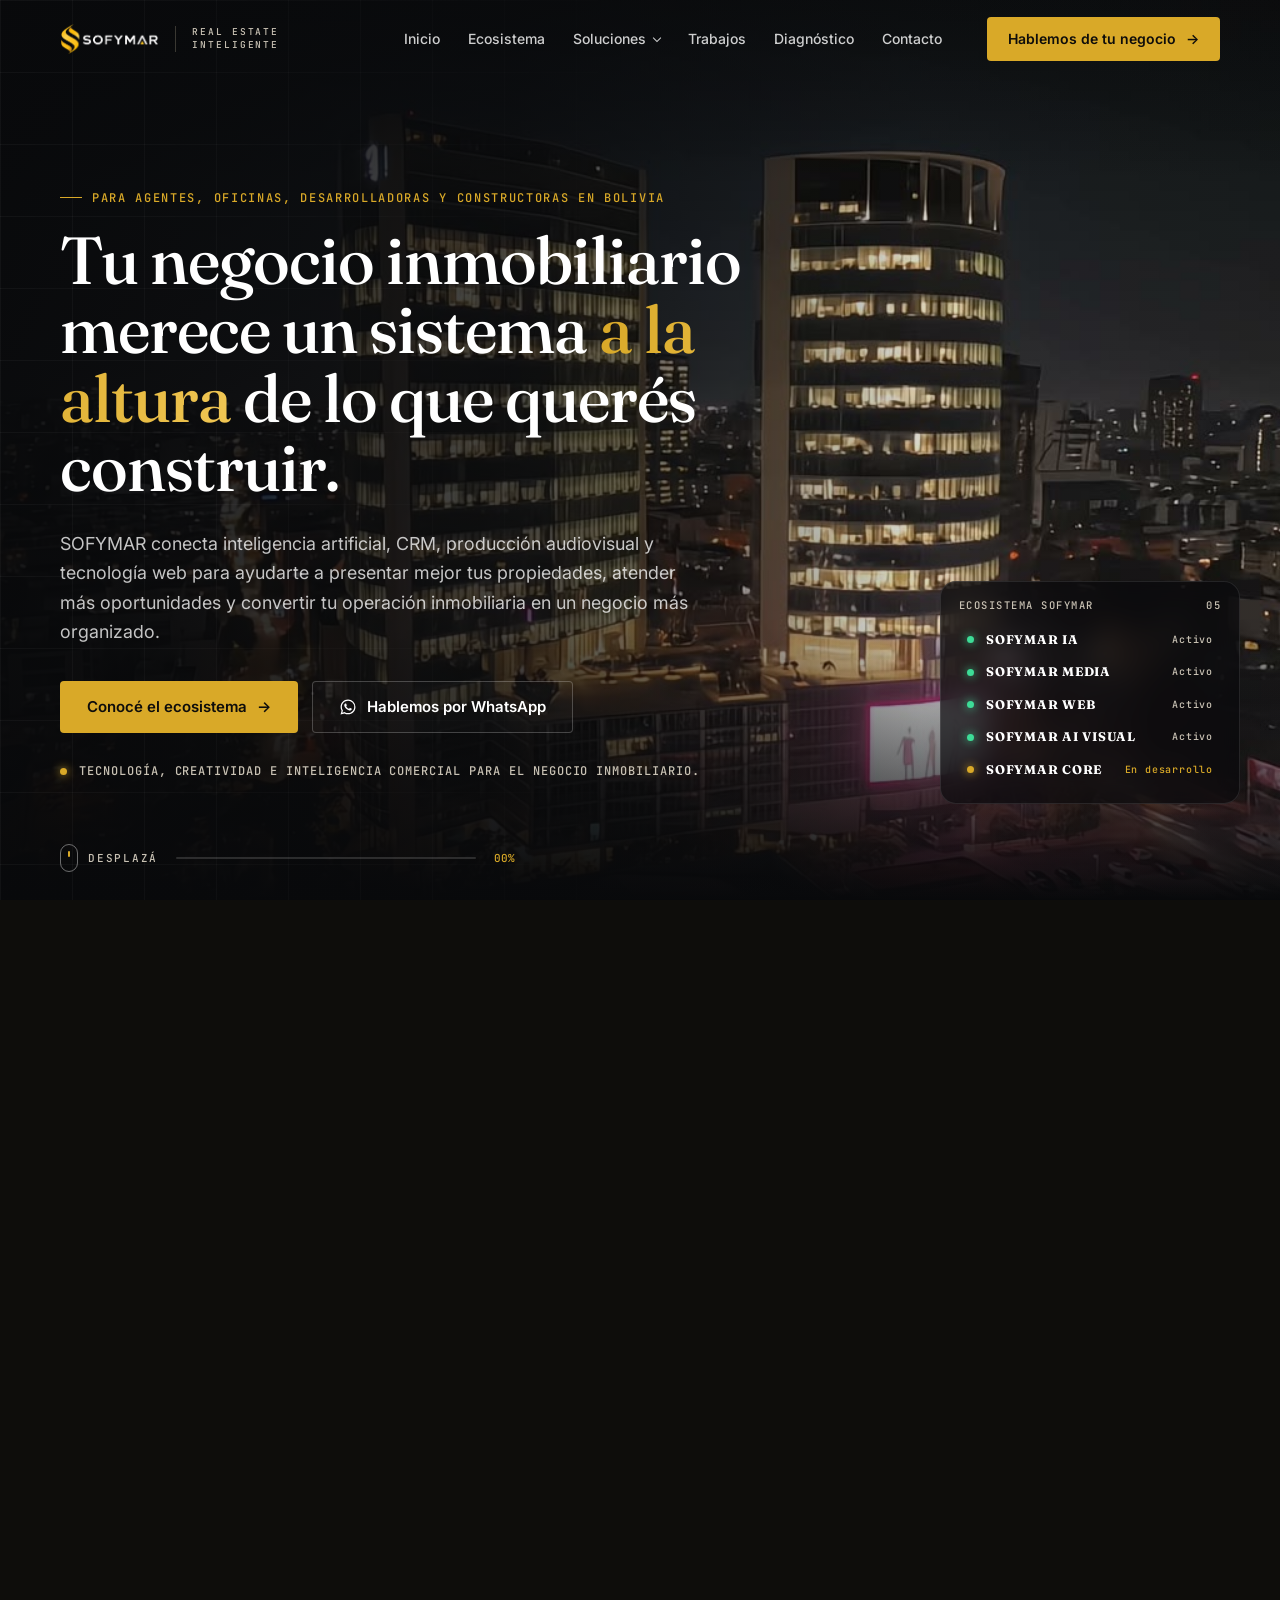
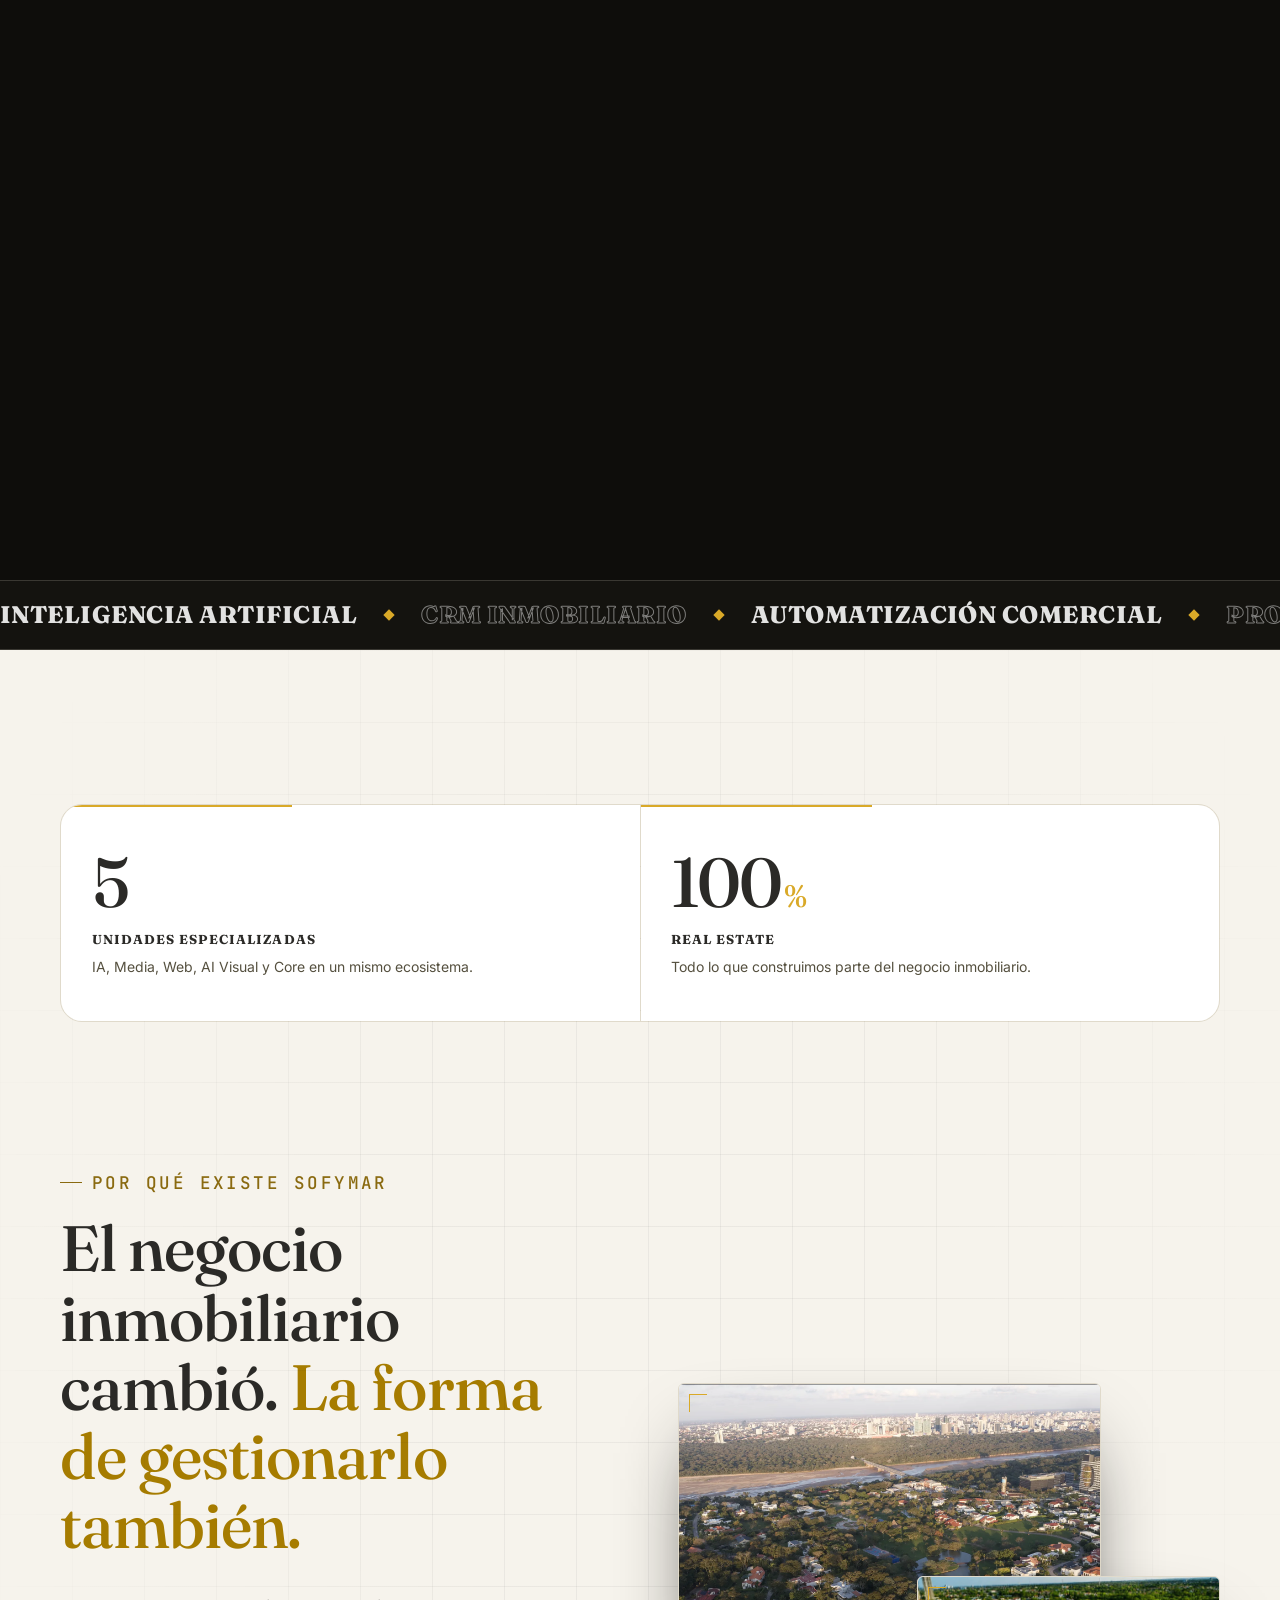
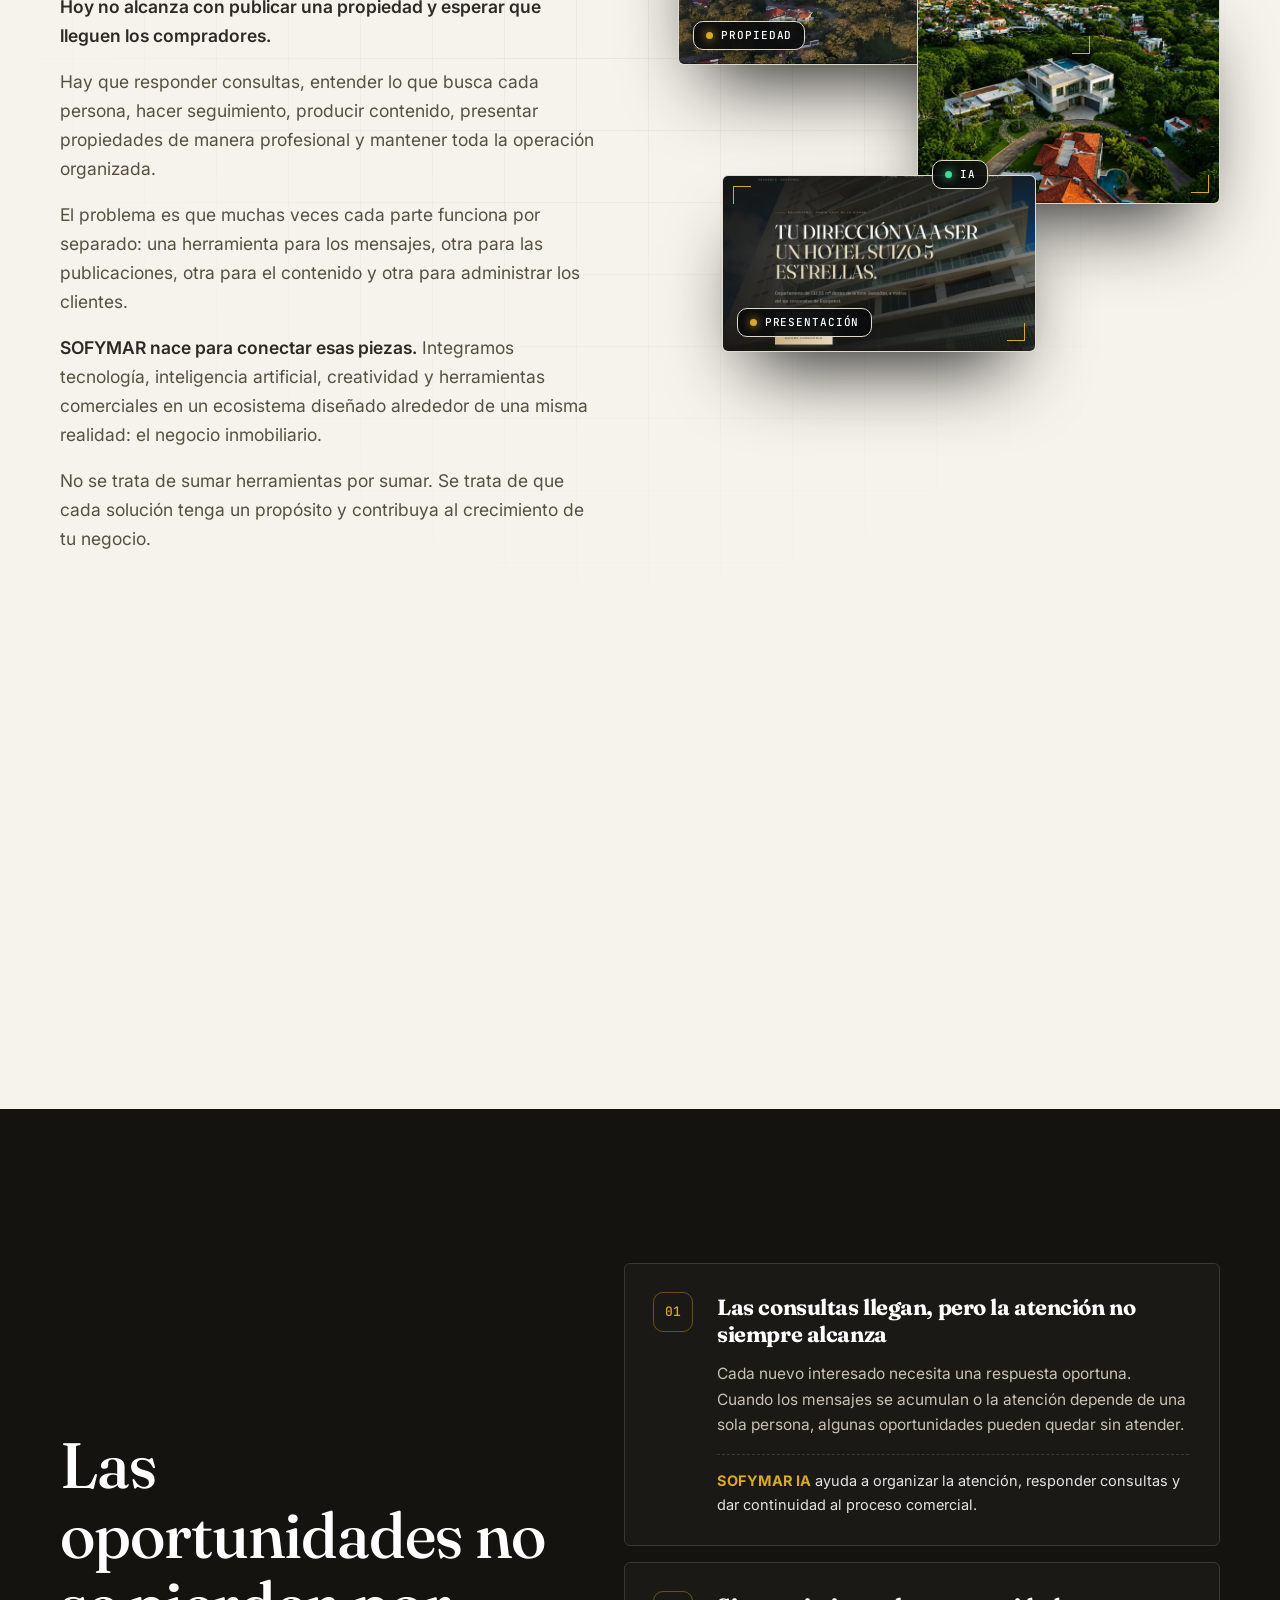
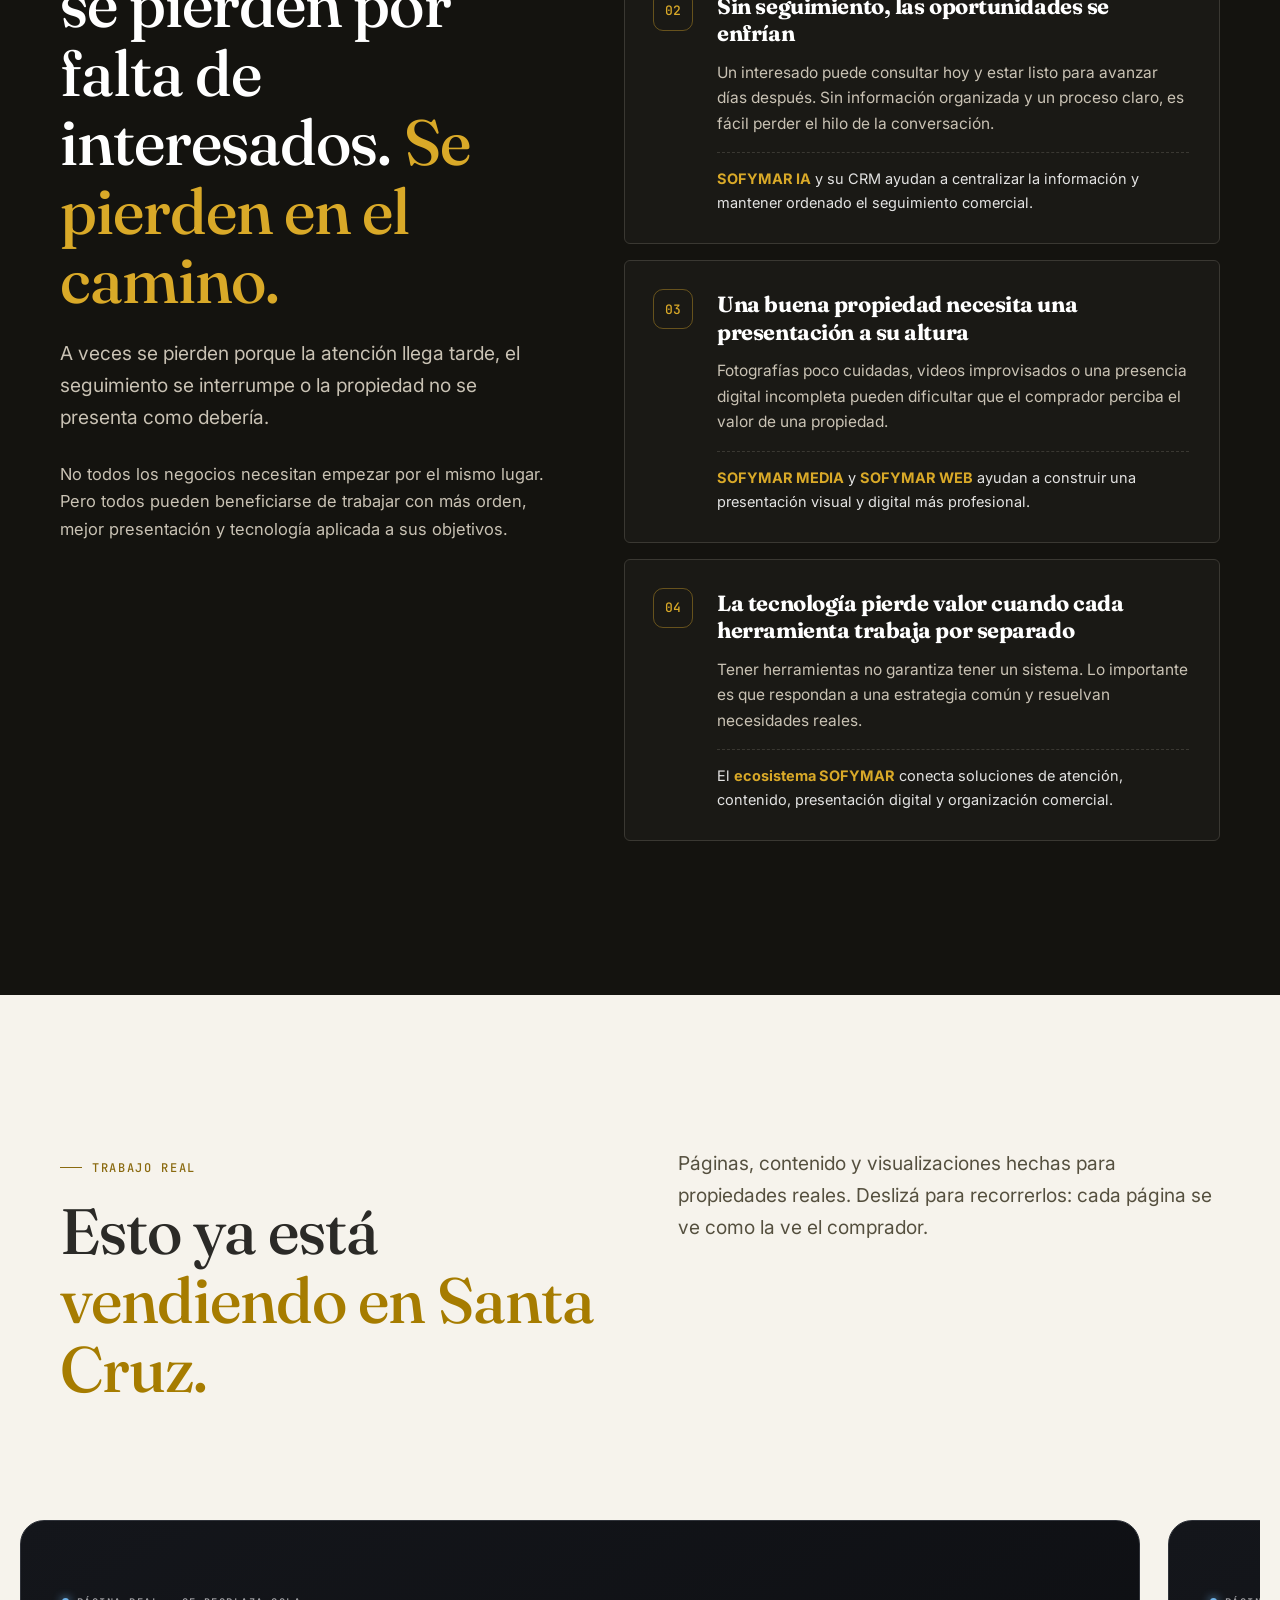
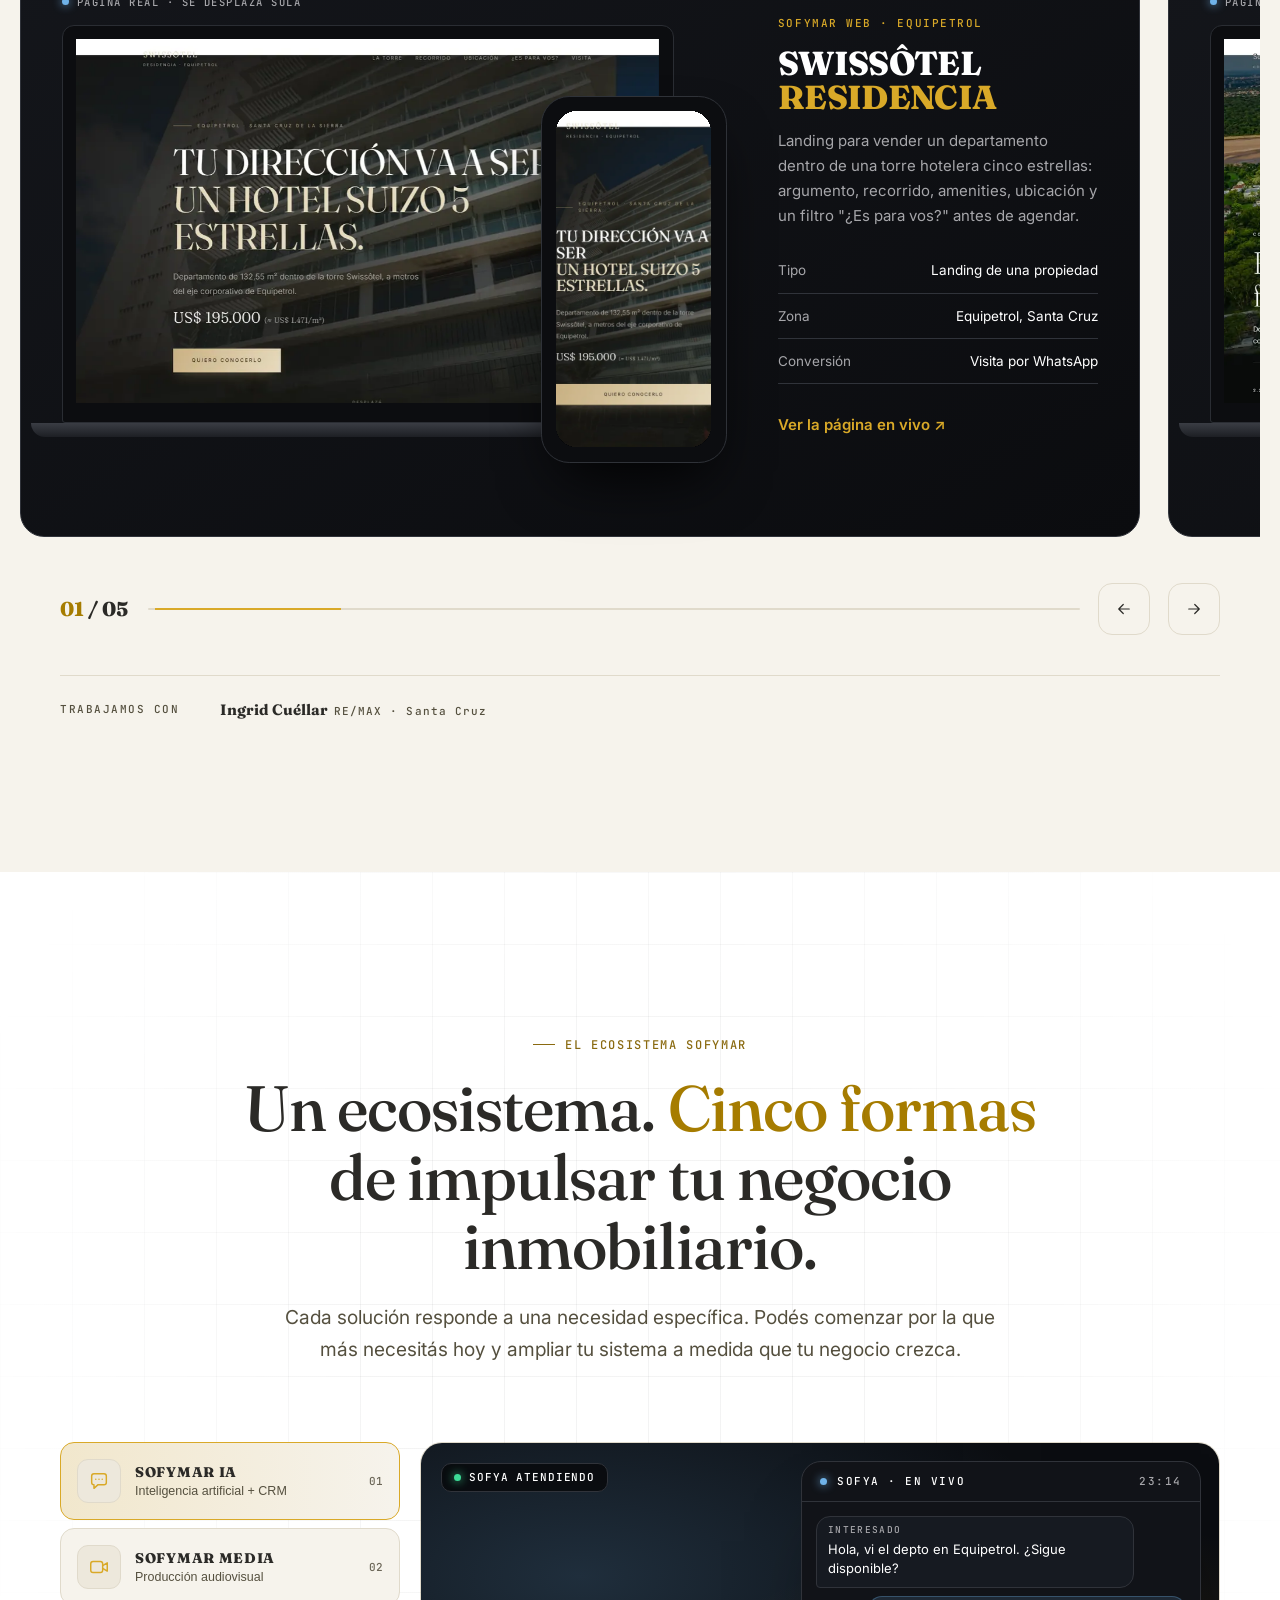
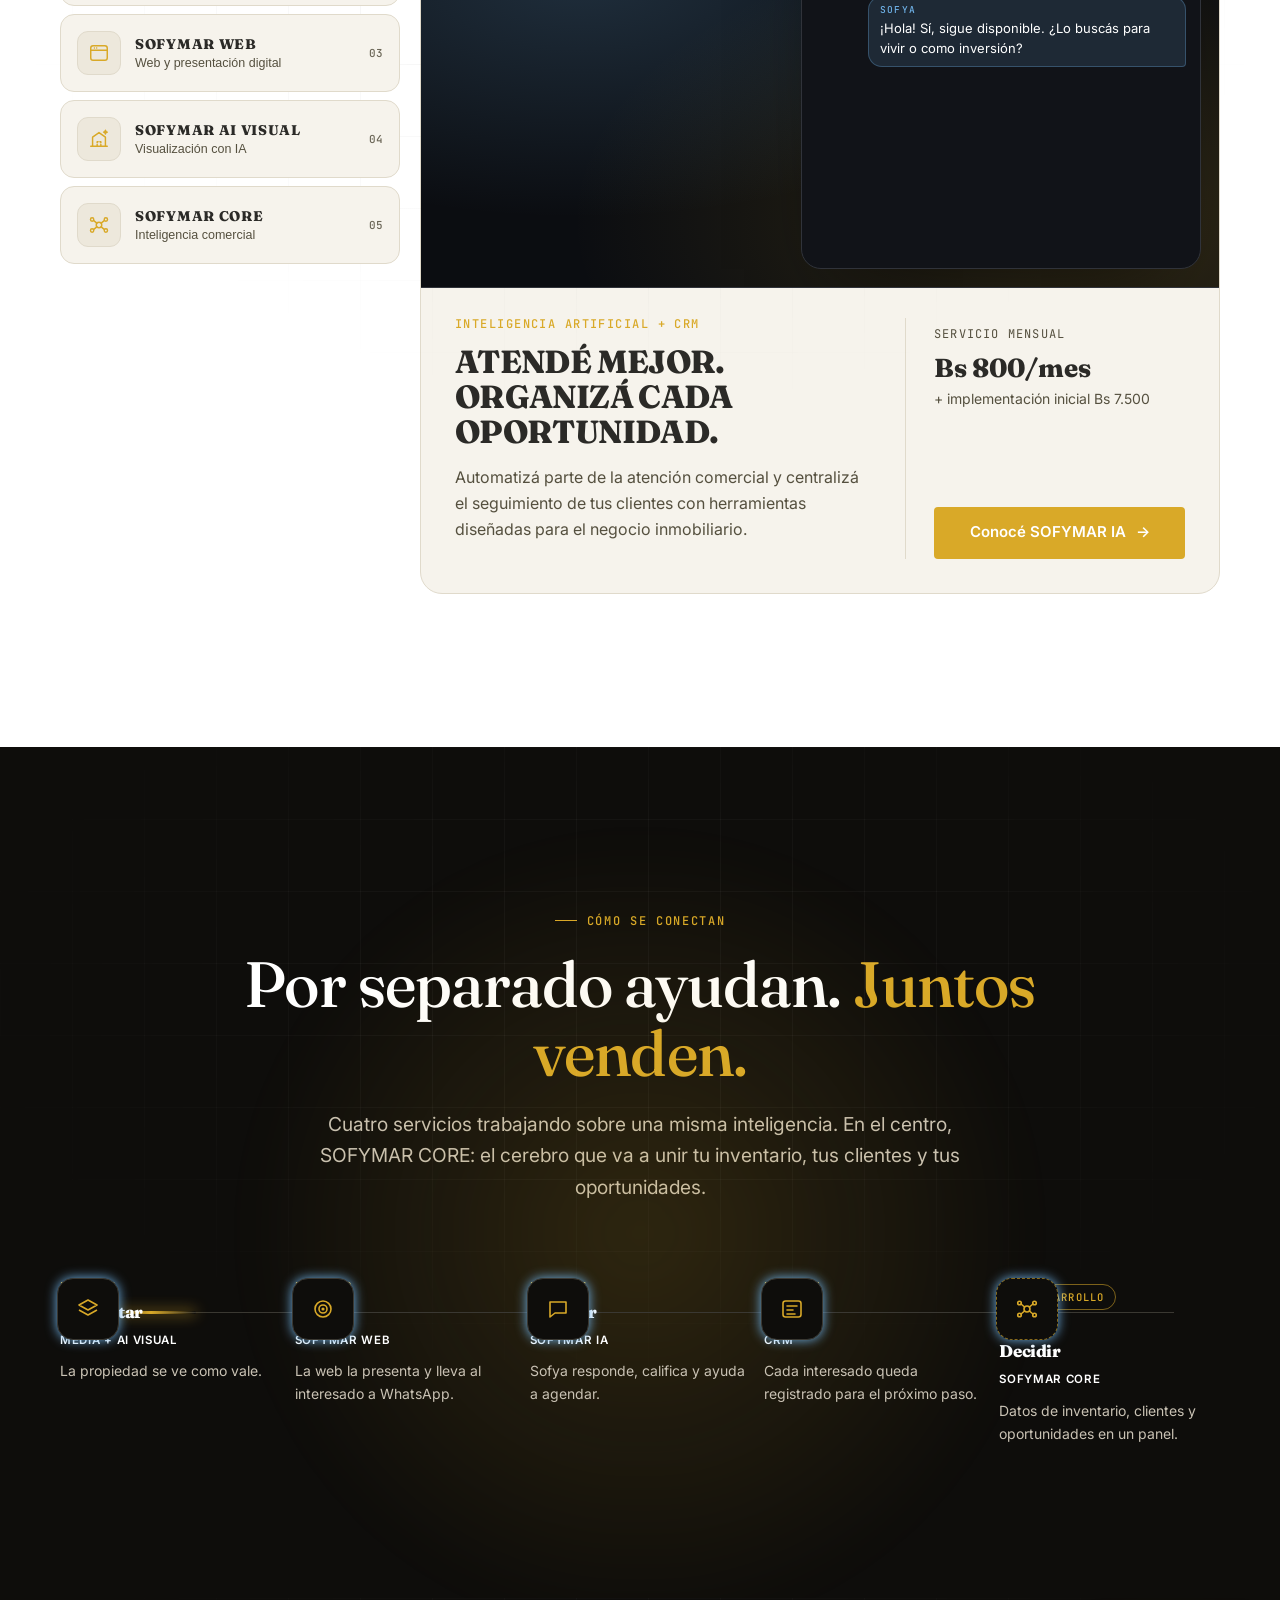
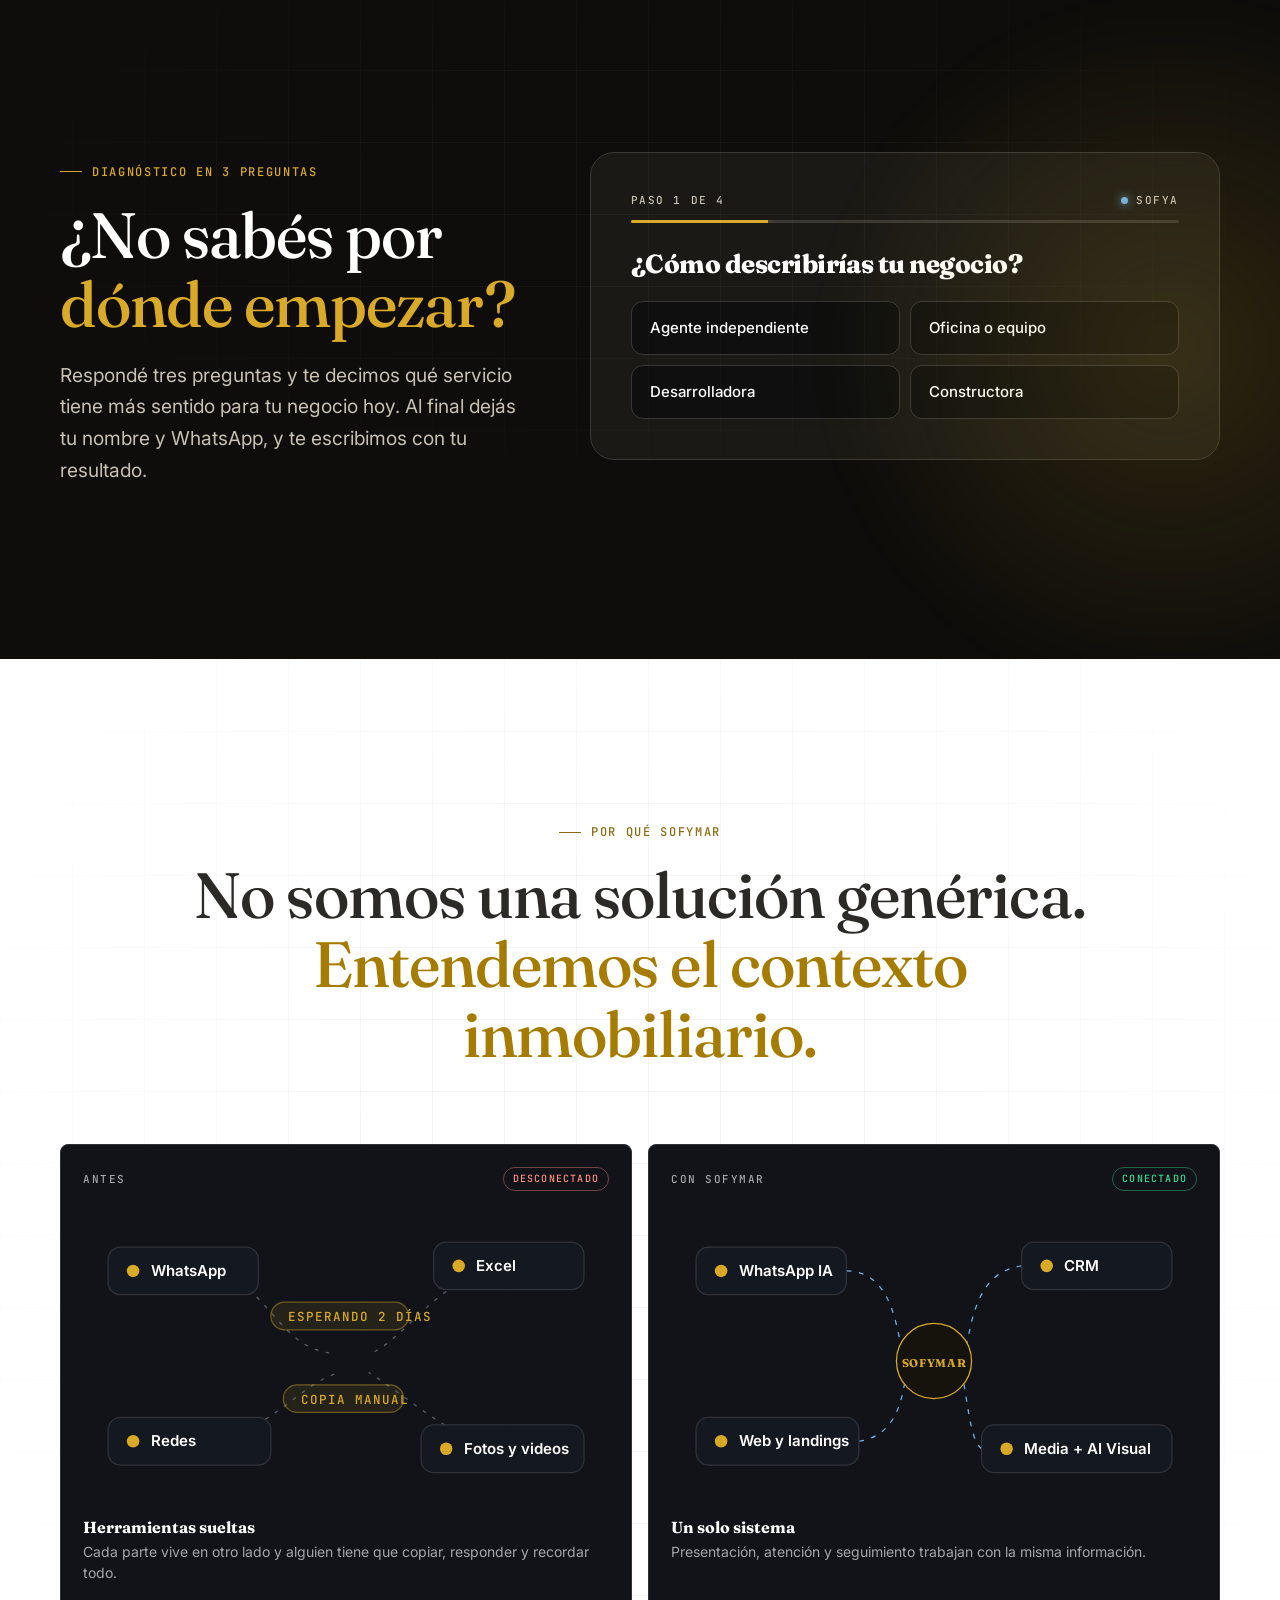
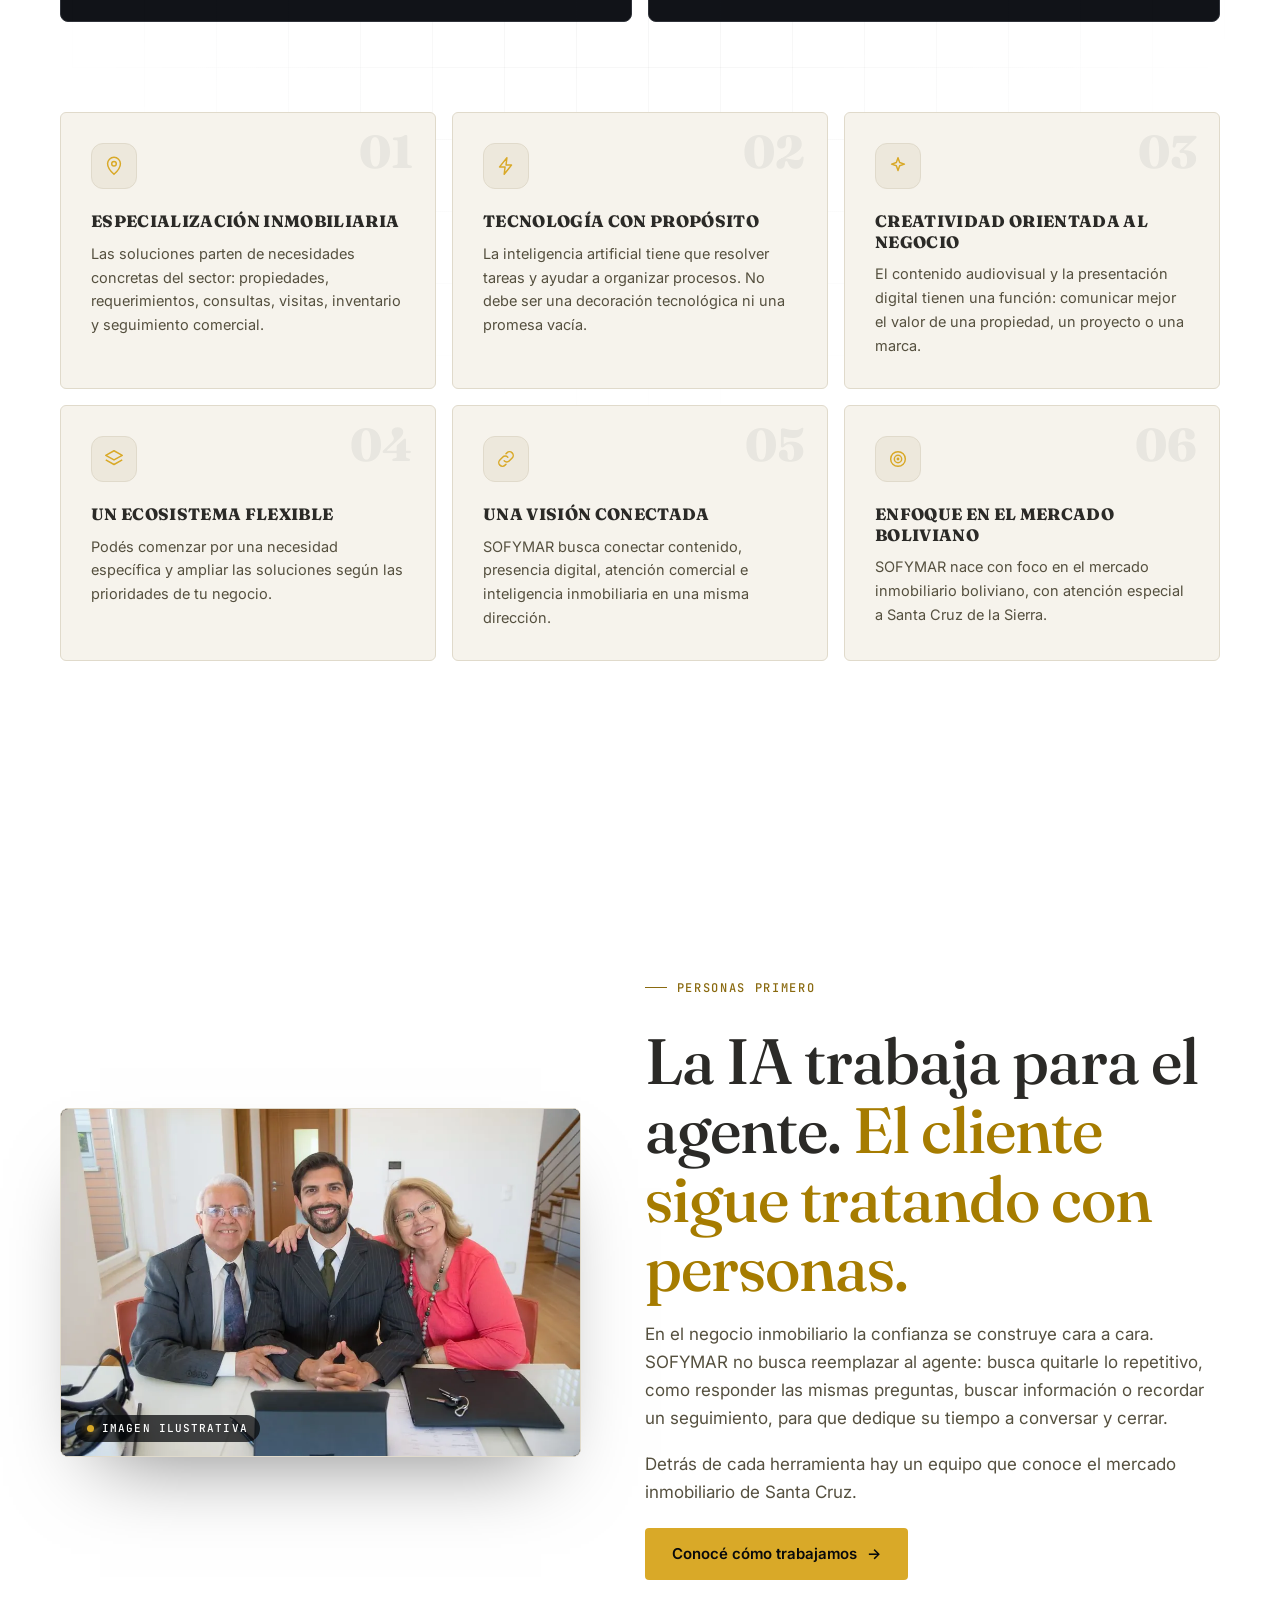
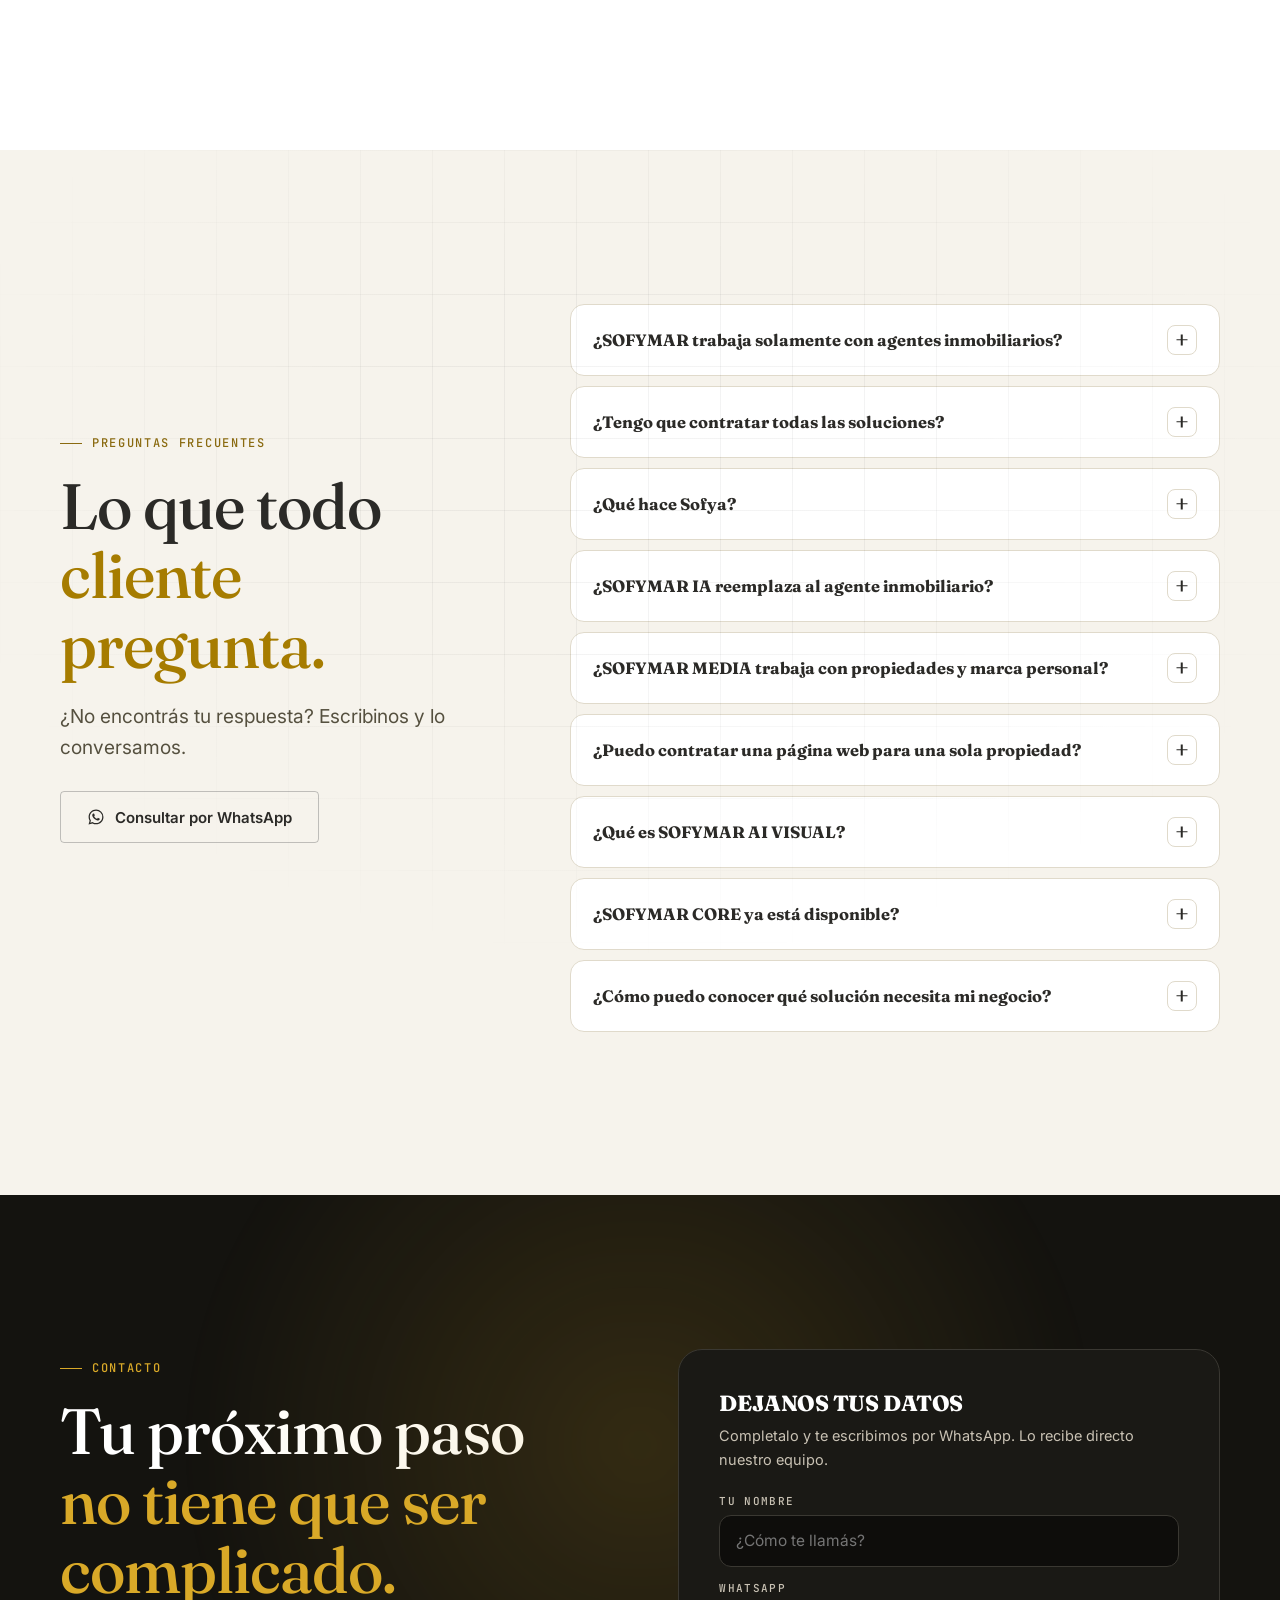
<file: index.html>
<!doctype html>
<html lang="es-BO">
<head>
<meta name="robots" content="noindex, nofollow">
<meta charset="utf-8">
<meta name="viewport" content="width=device-width, initial-scale=1">
<title>SOFYMAR | Inteligencia Artificial, Marketing y Tecnología Inmobiliaria</title>
<meta name="description" content="Descubrí SOFYMAR: inteligencia artificial, CRM, producción audiovisual, páginas web y soluciones digitales para agentes, oficinas y desarrolladoras inmobiliarias en Bolivia.">
<meta name="theme-color" content="#08090B">
<link rel="icon" type="image/png" href="assets/favicon.png">
<link rel="apple-touch-icon" href="assets/apple-touch-icon.png">
<meta property="og:type" content="website">
<meta property="og:locale" content="es_BO">
<meta property="og:site_name" content="SOFYMAR">
<meta property="og:title" content="SOFYMAR | Inteligencia Artificial, Marketing y Tecnología Inmobiliaria">
<meta property="og:description" content="Descubrí SOFYMAR: inteligencia artificial, CRM, producción audiovisual, páginas web y soluciones digitales para agentes, oficinas y desarrolladoras inmobiliarias en Bolivia.">
<meta property="og:image" content="assets/og-sofymar.jpg">
<meta name="twitter:card" content="summary_large_image">
<!-- PENDIENTE: con dominio, agregar <link rel="canonical"> y og:url; og:image absoluta -->
<link rel="preconnect" href="https://fonts.googleapis.com">
<link rel="preconnect" href="https://fonts.gstatic.com" crossorigin>
<link href="https://fonts.googleapis.com/css2?family=Inter:wght@400;500;600&family=JetBrains+Mono:wght@500&family=Manrope:wght@500;600;700;800&family=Fraunces:opsz,wght@9..144,400;9..144,500;9..144,600&display=swap" rel="stylesheet">
<link rel="stylesheet" href="assets/sofymar-v2.css">
<link rel="stylesheet" href="assets/sofymar-extra.css">
<link rel="preload" as="image" href="assets/hero-edificio-poster.jpg">
</head>
<body>
<a class="skip" href="#contenido">Saltar al contenido</a>
<svg width="0" height="0" style="position:absolute" aria-hidden="true"><defs>
  <symbol id="i-wa" viewBox="0 0 24 24"><path fill="currentColor" d="M12.04 2C6.58 2 2.13 6.45 2.13 11.91c0 1.75.46 3.45 1.32 4.95L2.05 22l5.25-1.38a9.9 9.9 0 0 0 4.74 1.21h.01c5.46 0 9.91-4.45 9.91-9.91A9.85 9.85 0 0 0 12.04 2Zm0 18.15h-.01a8.2 8.2 0 0 1-4.19-1.150l-.3-.18-3.12.82.83-3.04-.2-.31a8.23 8.23 0 0 1-1.26-4.38c0-4.54 3.7-8.24 8.25-8.24a8.2 8.2 0 0 1 8.24 8.25c0 4.54-3.7 8.23-8.24 8.23Zm4.52-6.16c-.25-.12-1.47-.72-1.690-.81-.23-.08-.39-.12-.56.12-.17.25-.64.81-.78.97-.14.17-.29.19-.54.06-.25-.12-1.05-.39-1.99-1.23-.74-.66-1.23-1.47-1.38-1.72-.14-.25-.02-.38.11-.51.11-.11.25-.29.37-.43.12-.15.17-.25.25-.41.08-.17.04-.31-.02-.43-.06-.12-.56-1.34-.76-1.84-.2-.48-.41-.42-.56-.43h-.48a.92.92 0 0 0-.66.31c-.23.25-.87.85-.87 2.07 0 1.22.89 2.4 1.01 2.56.12.17 1.75 2.67 4.24 3.74.59.26 1.050.41 1.41.52.59.19 1.13.16 1.56.1.48-.07 1.47-.6 1.67-1.18.21-.58.21-1.07.14-1.18-.06-.1-.22-.16-.47-.29Z"/></symbol>
  <symbol id="i-check" viewBox="0 0 24 24"><path fill="none" stroke="currentColor" stroke-width="2" stroke-linecap="round" stroke-linejoin="round" d="m5 12.5 4.2 4.2L19 7"/></symbol>
  <symbol id="i-x" viewBox="0 0 24 24"><path fill="none" stroke="currentColor" stroke-width="2" stroke-linecap="round" d="M7 7l10 10M17 7 7 17"/></symbol>
  <symbol id="i-ia" viewBox="0 0 24 24"><g fill="none" stroke="currentColor" stroke-width="1.6" stroke-linecap="round" stroke-linejoin="round"><path d="M4 6.5A2.5 2.5 0 0 1 6.5 4h11A2.5 2.5 0 0 1 20 6.5v7a2.5 2.5 0 0 1-2.5 2.5H11l-4.5 4v-4A2.5 2.5 0 0 1 4 13.5Z"/><path d="M8.5 10h.01M12 10h.01M15.5 10h.01"/></g></symbol>
  <symbol id="i-media" viewBox="0 0 24 24"><g fill="none" stroke="currentColor" stroke-width="1.6" stroke-linecap="round" stroke-linejoin="round"><rect x="3" y="6" width="13" height="12" rx="2.5"/><path d="m16 10.5 5-3v9l-5-3"/></g></symbol>
  <symbol id="i-web" viewBox="0 0 24 24"><g fill="none" stroke="currentColor" stroke-width="1.6" stroke-linecap="round" stroke-linejoin="round"><rect x="3" y="4" width="18" height="16" rx="2.5"/><path d="M3 9h18M7 6.5h.01M9.5 6.5h.01"/></g></symbol>
  <symbol id="i-visual" viewBox="0 0 24 24"><g fill="none" stroke="currentColor" stroke-width="1.6" stroke-linecap="round" stroke-linejoin="round"><path d="M3 20h18M5 20V10l7-5 7 5v10"/><path d="M10 20v-5h4v5" stroke-dasharray="2 2"/><path d="M19 2.5l.6 1.4 1.4.6-1.4.6-.6 1.4-.6-1.4L17 4.5l1.4-.6Z"/></g></symbol>
  <symbol id="i-core" viewBox="0 0 24 24"><g fill="none" stroke="currentColor" stroke-width="1.6" stroke-linecap="round" stroke-linejoin="round"><circle cx="12" cy="12" r="3"/><circle cx="4.5" cy="6" r="1.8"/><circle cx="19.5" cy="6" r="1.8"/><circle cx="4.5" cy="18" r="1.8"/><circle cx="19.5" cy="18" r="1.8"/><path d="m6 7 3.6 3M18 7l-3.6 3M6 17l3.6-3M18 17l-3.6-3"/></g></symbol>
  <symbol id="i-shield" viewBox="0 0 24 24"><g fill="none" stroke="currentColor" stroke-width="1.6" stroke-linecap="round" stroke-linejoin="round"><path d="M12 3 5 6v5.5c0 4.3 3 7.7 7 9.5 4-1.8 7-5.2 7-9.5V6Z"/><path d="m9 12 2 2 4-4"/></g></symbol>
  <symbol id="i-land" viewBox="0 0 24 24"><g fill="none" stroke="currentColor" stroke-width="1.6" stroke-linecap="round" stroke-linejoin="round"><path d="M3 19 9 9l4 6 3-4 5 8Z"/><circle cx="17" cy="6" r="2"/></g></symbol>
  <symbol id="i-sofa" viewBox="0 0 24 24"><g fill="none" stroke="currentColor" stroke-width="1.6" stroke-linecap="round" stroke-linejoin="round"><path d="M5 11V8a3 3 0 0 1 3-3h8a3 3 0 0 1 3 3v3"/><path d="M3 13a2 2 0 0 1 4 0v2h10v-2a2 2 0 0 1 4 0v5H3Z"/><path d="M5 18v2M19 18v2"/></g></symbol>
  <symbol id="i-proj" viewBox="0 0 24 24"><g fill="none" stroke="currentColor" stroke-width="1.6" stroke-linecap="round" stroke-linejoin="round"><path d="M4 20V8l8-4 8 4v12"/><path d="M4 20h16M9 20v-6h6v6M8 10h.01M12 10h.01M16 10h.01"/></g></symbol>
  <symbol id="i-target" viewBox="0 0 24 24"><g fill="none" stroke="currentColor" stroke-width="1.6"><circle cx="12" cy="12" r="8"/><circle cx="12" cy="12" r="4"/><circle cx="12" cy="12" r=".8" fill="currentColor"/></g></symbol>
  <symbol id="i-bolt" viewBox="0 0 24 24"><path fill="none" stroke="currentColor" stroke-width="1.6" stroke-linejoin="round" d="M13 3 5 13h6l-1 8 8-10h-6Z"/></symbol>
  <symbol id="i-spark" viewBox="0 0 24 24"><path fill="none" stroke="currentColor" stroke-width="1.6" stroke-linejoin="round" d="M12 3l1.8 5.2L19 10l-5.2 1.8L12 17l-1.8-5.2L5 10l5.2-1.8Z"/></symbol>
  <symbol id="i-layers" viewBox="0 0 24 24"><g fill="none" stroke="currentColor" stroke-width="1.6" stroke-linejoin="round"><path d="m12 3 9 5-9 5-9-5Z"/><path d="m3 13 9 5 9-5"/></g></symbol>
  <symbol id="i-link" viewBox="0 0 24 24"><g fill="none" stroke="currentColor" stroke-width="1.6" stroke-linecap="round"><path d="M10 14a4 4 0 0 0 5.7 0l3-3a4 4 0 0 0-5.7-5.7l-1 1"/><path d="M14 10a4 4 0 0 0-5.7 0l-3 3a4 4 0 0 0 5.7 5.7l1-1"/></g></symbol>
  <symbol id="i-pin" viewBox="0 0 24 24"><g fill="none" stroke="currentColor" stroke-width="1.6"><path d="M12 21s-7-6.2-7-11.5A7 7 0 0 1 19 9.5C19 14.8 12 21 12 21Z"/><circle cx="12" cy="9.5" r="2.5"/></g></symbol>
  <symbol id="i-msg" viewBox="0 0 24 24"><g fill="none" stroke="currentColor" stroke-width="1.6" stroke-linejoin="round"><path d="M4 5h16v11H9l-5 4Z"/></g></symbol>
  <symbol id="i-crm" viewBox="0 0 24 24"><g fill="none" stroke="currentColor" stroke-width="1.6" stroke-linecap="round"><rect x="3" y="4" width="18" height="16" rx="2.5"/><path d="M7 9h10M7 13h6M7 17h8"/></g></symbol>
  <symbol id="i-l" viewBox="0 0 24 24"><path fill="none" stroke="currentColor" stroke-width="1.6" stroke-linecap="round" stroke-linejoin="round" d="M19 12H5m6-6-6 6 6 6"/></symbol>
  <symbol id="i-play" viewBox="0 0 24 24"><path fill="currentColor" d="M8 5.5v13a1 1 0 0 0 1.5.86l10.5-6.5a1 1 0 0 0 0-1.72L9.5 4.64A1 1 0 0 0 8 5.5z"/></symbol>
  <symbol id="i-r" viewBox="0 0 24 24"><path fill="none" stroke="currentColor" stroke-width="1.6" stroke-linecap="round" stroke-linejoin="round" d="M5 12h14m-6-6 6 6-6 6"/></symbol>
</defs></svg>

<header class="hdr" id="hdr">
  <div class="wrap hdr-in">
    <a class="brand" href="index.html" aria-label="SOFYMAR — inicio">
      <img src="assets/sofymar-logo-transparente.webp" alt="SOFYMAR" width="1626" height="524">
      <span class="d">REAL ESTATE<br>INTELIGENTE</span>
    </a>
    <nav class="nav" aria-label="Principal">
      <a href="index.html">Inicio</a>
      <a href="#ecosistema">Ecosistema</a>
      <div class="dd" id="dd">
        <button type="button" aria-expanded="false" aria-controls="dd-menu">Soluciones</button>
        <div class="dd-menu" id="dd-menu">
          <a href="ia.html"><span class="i"><svg aria-hidden="true"><use href="#i-ia"/></svg></span><strong>SOFYMAR IA</strong><span>Inteligencia artificial + CRM</span></a>
          <a href="media.html"><span class="i"><svg aria-hidden="true"><use href="#i-media"/></svg></span><strong>SOFYMAR MEDIA</strong><span>Producción audiovisual</span></a>
          <a href="web.html"><span class="i"><svg aria-hidden="true"><use href="#i-web"/></svg></span><strong>SOFYMAR WEB</strong><span>Landings, webs y showrooms 3D</span></a>
          <a href="ai-visual.html"><span class="i"><svg aria-hidden="true"><use href="#i-visual"/></svg></span><strong>SOFYMAR AI VISUAL</strong><span>Visualización con IA generativa</span></a>
          <a href="core.html" class="wide"><span class="i"><svg aria-hidden="true"><use href="#i-core"/></svg></span><strong>SOFYMAR CORE · EN DESARROLLO</strong><span>Inteligencia comercial inmobiliaria</span></a>
        </div>
      </div>
      <a href="#trabajos">Trabajos</a>
      <a href="#diagnostico">Diagnóstico</a>
      <a href="#contacto">Contacto</a>
    </nav>
    <a class="btn btn-gold btn-desk" data-wa="general" data-event="cta_header" href="https://wa.me/59177192180" target="_blank" rel="noopener">Hablemos de tu negocio <span class="arr" aria-hidden="true">→</span></a>
    <button class="burger" id="burger" type="button" aria-label="Abrir menú" aria-expanded="false" aria-controls="mnav"><span></span><span></span><span></span></button>
  </div>
</header>
<nav class="mnav" id="mnav" aria-label="Menú móvil">
  <a href="index.html">Inicio</a>
  <a href="#ecosistema">Ecosistema</a>
  <div class="sub">
    <a href="ia.html">SOFYMAR IA</a><a href="media.html">SOFYMAR MEDIA</a><a href="web.html">SOFYMAR WEB</a><a href="ai-visual.html">SOFYMAR AI VISUAL</a><a href="core.html">SOFYMAR CORE</a>
  </div>
  <a href="#trabajos">Trabajos</a>
  <a href="#diagnostico">Diagnóstico</a>
  <a href="#contacto">Contacto</a>
  <a class="btn btn-gold" data-wa="general" href="https://wa.me/59177192180" target="_blank" rel="noopener">Hablemos de tu negocio <span class="arr" aria-hidden="true">→</span></a>
</nav>


<main id="contenido">

<section class="hero" id="inicio" aria-label="Presentación">
  <div class="hero-sticky">
    <img class="poster" fetchpriority="high" decoding="async" src="assets/hero-edificio-poster.jpg" alt="" aria-hidden="true">
    <video id="heroVideo" muted playsinline preload="auto" poster="assets/hero-edificio-poster.jpg" aria-label="Timeline de un edificio corporativo, de noche a día"
           data-desktop="assets/hero-edificio-timeline.mp4" data-mobile="assets/hero-edificio-scrub-movil.mp4"></video>
    <div class="hero-shade"></div>
    <div class="hero-grid"></div>

    <div class="hero-content">
      <div class="wrap">
        <div class="hero-copy">
          <p class="tag">Para agentes, oficinas, desarrolladoras y constructoras en Bolivia</p>
          <h1 class="h1">Tu negocio inmobiliario merece un sistema <span class="o">a la altura</span> de lo que querés construir.</h1>
          <p class="hero-sub">SOFYMAR conecta inteligencia artificial, CRM, producción audiovisual y tecnología web para ayudarte a presentar mejor tus propiedades, atender más oportunidades y convertir tu operación inmobiliaria en un negocio más organizado.</p>
          <div class="btn-row">
            <a class="btn btn-gold" href="#ecosistema">Conocé el ecosistema <span class="arr" aria-hidden="true">→</span></a>
            <a class="btn btn-line" data-wa="general" href="https://wa.me/59177192180" target="_blank" rel="noopener"><svg class="wa-ico" aria-hidden="true"><use href="#i-wa"/></svg>Hablemos por WhatsApp</a>
          </div>
          <p class="hero-sup"><span class="dot pulse"></span>Tecnología, creatividad e inteligencia comercial para el negocio inmobiliario.</p>
        </div>
      </div>
    </div>

    <aside class="hero-hud" aria-label="Unidades del ecosistema">
      <div class="t"><span>Ecosistema SOFYMAR</span><span>05</span></div>
      <ul>
        <li><a href="ia.html"><span class="dot g"></span>SOFYMAR IA<em>Activo</em></a></li>
        <li><a href="media.html"><span class="dot g"></span>SOFYMAR MEDIA<em>Activo</em></a></li>
        <li><a href="web.html"><span class="dot g"></span>SOFYMAR WEB<em>Activo</em></a></li>
        <li><a href="ai-visual.html"><span class="dot g"></span>SOFYMAR AI VISUAL<em>Activo</em></a></li>
        <li><a href="core.html"><span class="dot pulse"></span>SOFYMAR CORE<em class="dev">En desarrollo</em></a></li>
      </ul>
    </aside>

    <div class="hero-meta">
      <div class="wrap">
        <div class="hint"><span class="m" aria-hidden="true"></span>Desplazá</div>
        <div class="progress" aria-hidden="true"><i id="heroProgress"></i></div>
        <span id="pct" aria-hidden="true">00%</span>
      </div>
    </div>
  </div>
</section>

<div class="marquee" aria-hidden="true">
  <div class="track">
    <span>Inteligencia artificial</span><span class="ol">CRM inmobiliario</span><span>Automatización comercial</span><span class="ol">Producción audiovisual</span><span>Tomas con dron</span><span class="ol">Landing pages</span><span>Showrooms virtuales 3D</span><span class="ol">Visualización con IA</span><span>Inteligencia comercial</span>
    <span>Inteligencia artificial</span><span class="ol">CRM inmobiliario</span><span>Automatización comercial</span><span class="ol">Producción audiovisual</span><span>Tomas con dron</span><span class="ol">Landing pages</span><span>Showrooms virtuales 3D</span><span class="ol">Visualización con IA</span><span>Inteligencia comercial</span>
  </div>
</div>

<section class="sec grid-bg lt" id="vision" aria-labelledby="t-vision">
  <div class="glow" style="width:700px;height:700px;left:-260px;top:-120px"></div>
  <div class="wrap">
    <!-- CIFRAS: solo datos del propio sistema. Confirmar antes de publicar. -->
    <div class="stats stg" id="stats" style="grid-template-columns:repeat(2,minmax(0,1fr))">
      <div class="stat"><p class="n"><span data-count="5">5</span></p><p class="l">Unidades especializadas</p><p class="s">IA, Media, Web, AI Visual y Core en un mismo ecosistema.</p></div>
      <div class="stat"><p class="n"><span data-count="100">100</span><small>%</small></p><p class="l">Real estate</p><p class="s">Todo lo que construimos parte del negocio inmobiliario.</p></div>
    </div>

    <div class="mani" style="margin-top:clamp(90px,11vw,150px)">
      <div class="mani-text">
        <p class="tag rv">Por qué existe SOFYMAR</p>
        <h2 class="big rv" id="t-vision">El negocio inmobiliario cambió. <span class="o">La forma de gestionarlo también.</span></h2>
        <div class="rv" style="margin-top:34px">
          <p><b>Hoy no alcanza con publicar una propiedad y esperar que lleguen los compradores.</b></p>
          <p>Hay que responder consultas, entender lo que busca cada persona, hacer seguimiento, producir contenido, presentar propiedades de manera profesional y mantener toda la operación organizada.</p>
          <p>El problema es que muchas veces cada parte funciona por separado: una herramienta para los mensajes, otra para las publicaciones, otra para el contenido y otra para administrar los clientes.</p>
          <p><b>SOFYMAR nace para conectar esas piezas.</b> Integramos tecnología, inteligencia artificial, creatividad y herramientas comerciales en un ecosistema diseñado alrededor de una misma realidad: el negocio inmobiliario.</p>
          <p>No se trata de sumar herramientas por sumar. Se trata de que cada solución tenga un propósito y contribuya al crecimiento de tu negocio.</p>
        </div>
      </div>
      <div class="mani-vis rv s">
        <div class="hud a"><img src="assets/colinas-aerea-laguna.webp" alt="Toma aérea con dron de Colinas del Urubó y su laguna, Santa Cruz" loading="lazy"><span class="chip"><span class="dot"></span>Propiedad</span></div>
        <div class="hud b"><img src="assets/aiv-colinas-casa-ia-mejorada.webp" alt="Visualización con IA de una casa sobre un terreno real en Colinas del Urubó" loading="lazy"><span class="chip"><span class="dot g"></span>IA</span></div>
        <div class="hud c"><img src="assets/web-swiss-portada.webp" alt="Landing Swissôtel Residencia desarrollada por SOFYMAR WEB" loading="lazy"><span class="chip"><span class="dot"></span>Presentación</span></div>
      </div>
    </div>

    <div class="statement rv">
      <p>Menos piezas desconectadas. <span class="o">Más inteligencia en cada etapa</span> del negocio inmobiliario.</p>
      <a class="btn btn-gold" href="#ecosistema">Ver el ecosistema <span class="arr" aria-hidden="true">→</span></a>
    </div>
  </div>
</section>

<section class="sec alt" id="problemas" aria-labelledby="t-prob">
  <div class="wrap prob-grid">
    <div class="sticky">
      <p class="tag rv">Lo que resolvemos</p>
      <h2 class="big rv" id="t-prob">Las oportunidades no se pierden por falta de interesados. <span class="o">Se pierden en el camino.</span></h2>
      <p class="lead rv" style="margin-top:24px">A veces se pierden porque la atención llega tarde, el seguimiento se interrumpe o la propiedad no se presenta como debería.</p>
      <p class="prob-close rv">No todos los negocios necesitan empezar por el mismo lugar. Pero todos pueden beneficiarse de trabajar con más orden, mejor presentación y tecnología aplicada a sus objetivos.</p>
    </div>
    <div class="prob-list stg">
      <article class="prob"><span class="n">01</span><h3>Las consultas llegan, pero la atención no siempre alcanza</h3><p>Cada nuevo interesado necesita una respuesta oportuna. Cuando los mensajes se acumulan o la atención depende de una sola persona, algunas oportunidades pueden quedar sin atender.</p><p class="fix"><b>SOFYMAR IA</b> ayuda a organizar la atención, responder consultas y dar continuidad al proceso comercial.</p></article>
      <article class="prob"><span class="n">02</span><h3>Sin seguimiento, las oportunidades se enfrían</h3><p>Un interesado puede consultar hoy y estar listo para avanzar días después. Sin información organizada y un proceso claro, es fácil perder el hilo de la conversación.</p><p class="fix"><b>SOFYMAR IA</b> y su CRM ayudan a centralizar la información y mantener ordenado el seguimiento comercial.</p></article>
      <article class="prob"><span class="n">03</span><h3>Una buena propiedad necesita una presentación a su altura</h3><p>Fotografías poco cuidadas, videos improvisados o una presencia digital incompleta pueden dificultar que el comprador perciba el valor de una propiedad.</p><p class="fix"><b>SOFYMAR MEDIA</b> y <b>SOFYMAR WEB</b> ayudan a construir una presentación visual y digital más profesional.</p></article>
      <article class="prob"><span class="n">04</span><h3>La tecnología pierde valor cuando cada herramienta trabaja por separado</h3><p>Tener herramientas no garantiza tener un sistema. Lo importante es que respondan a una estrategia común y resuelvan necesidades reales.</p><p class="fix">El <b>ecosistema SOFYMAR</b> conecta soluciones de atención, contenido, presentación digital y organización comercial.</p></article>
    </div>
  </div>
</section>

<section class="sec lt" id="trabajos" aria-labelledby="t-works">
  <div class="wrap">
    <div class="split top head">
      <div>
        <p class="tag rv">Trabajo real</p>
        <h2 class="big rv" id="t-works">Esto ya está <span class="o">vendiendo en Santa Cruz.</span></h2>
      </div>
      <p class="lead rv">Páginas, contenido y visualizaciones hechas para propiedades reales. Deslizá para recorrerlos: cada página se ve como la ve el comprador.</p>
    </div>
    <div class="rail rv" data-rail>
  <div class="rail-track" tabindex="0" aria-label="Carrusel de trabajos">
    <article class="slide work" aria-label="Proyecto web: Swissôtel Residencia">
      <div class="devices">
        <span class="live"><span class="live-dot"></span>Página real · se desplaza sola</span>
        <div class="laptop"><div class="lid"><div class="screen" data-scroll><img src="assets/web-swiss-full-laptop.webp" alt="Landing Swissôtel Residencia completa, vista en computadora" loading="lazy" width="1000" height="6724"></div></div><div class="base"></div></div>
        <div class="phone-mk"><div class="screen" data-scroll><img src="assets/web-swiss-full-movil.webp" alt="Landing Swissôtel Residencia, vista en celular" loading="lazy" width="420" height="12951"></div></div>
      </div>
      <div>
        <p class="k">SOFYMAR WEB · Equipetrol</p>
        <h3>Swissôtel <em>Residencia</em></h3>
        <p>Landing para vender un departamento dentro de una torre hotelera cinco estrellas: argumento, recorrido, amenities, ubicación y un filtro "¿Es para vos?" antes de agendar.</p>
        <dl><div><dt>Tipo</dt><dd>Landing de una propiedad</dd></div><div><dt>Zona</dt><dd>Equipetrol, Santa Cruz</dd></div><div><dt>Conversión</dt><dd>Visita por WhatsApp</dd></div></dl>
        <a class="link" href="https://ingridcuellar.com/swissotelsantacruz-page" target="_blank" rel="noopener" data-event="trabajo_swiss">Ver la página en vivo ↗</a>
      </div>
    </article>
    <article class="slide work" aria-label="Proyecto web: Colinas del Urubó Sector 2">
      <div class="devices">
        <span class="live"><span class="live-dot"></span>Página real · se desplaza sola</span>
        <div class="laptop"><div class="lid"><div class="screen" data-scroll><img src="assets/web-colinas-full-laptop.webp" alt="Landing Colinas del Urubó Sector 2 completa, vista en computadora" loading="lazy" width="1000" height="8178"></div></div><div class="base"></div></div>
        <div class="phone-mk"><div class="screen" data-scroll><img src="assets/web-colinas-full-movil.webp" alt="Landing Colinas del Urubó, vista en celular" loading="lazy" width="420" height="12902"></div></div>
      </div>
      <div>
        <p class="k">SOFYMAR WEB + AI VISUAL · Urubó</p>
        <h3>Colinas del Urubó <em>Sector 2</em></h3>
        <p>Landing editorial para el último terreno frente a la laguna: entorno, comunidad, la casa que podría construirse visualizada con IA y la ficha del lote.</p>
        <dl><div><dt>Tipo</dt><dd>Landing de terreno</dd></div><div><dt>Extra</dt><dd>Visualización con IA</dd></div><div><dt>Conversión</dt><dd>Visita privada por WhatsApp</dd></div></dl>
        <a class="link" href="https://ingridcuellar.com/colinasdelurubosector2" target="_blank" rel="noopener" data-event="trabajo_colinas">Ver la página en vivo ↗</a>
      </div>
    </article>
    <article class="slide work" aria-label="Proyecto web: Luis Sattori, inversión en Florida">
      <div class="devices">
        <span class="live"><span class="live-dot"></span>Página real · se desplaza sola</span>
        <div class="laptop"><div class="lid"><div class="screen" data-scroll><img src="assets/web-luis-full-laptop.webp" alt="Landing de Luis Sattori para invertir en Florida, vista en computadora" loading="lazy" width="1000" height="7568"></div></div><div class="base"></div></div>
        <div class="phone-mk"><div class="screen" data-scroll><img src="assets/web-luis-full-movil.webp" alt="Landing de Luis Sattori, vista en celular" loading="lazy" width="420" height="11545"></div></div>
      </div>
      <div>
        <p class="k">SOFYMAR WEB · Inversión en Florida</p>
        <h3>Luis Sattori <em>Real Estate</em></h3>
        <p>Landing para captar inversionistas bolivianos interesados en propiedades de Florida: objeciones frecuentes, acompañamiento paso a paso, mercados y una asesoría gratuita que se agenda por WhatsApp.</p>
        <dl><div><dt>Tipo</dt><dd>Landing de captación</dd></div><div><dt>Mercado</dt><dd>Miami y Orlando, EE.UU.</dd></div><div><dt>Conversión</dt><dd>Asesoría por WhatsApp</dd></div></dl>
        <a class="link" href="https://realestate.luissattori.com/pruebaia-page" target="_blank" rel="noopener" data-event="trabajo_luis">Ver la página en vivo ↗</a>
      </div>
    </article>
    <article class="slide work reelw" aria-label="Reel: departamento amoblado con IA">
      <div class="reel-v">
        <video muted playsinline loop preload="none" poster="assets/media-ingrid-poster.jpg" data-src="assets/media-ingrid-reel.mp4" data-autoview aria-label="Reel de Ingrid Cuéllar: recorrido y un departamento de 54 m² que se amuebla con IA"></video>
        <span class="flag flag-gold">+25K vistas en TikTok</span>
        <button class="snd" type="button" data-sound aria-label="Activar sonido" aria-pressed="false" data-event="trabajo_reel_sonido"></button>
      </div>
      <div>
        <p class="k">SOFYMAR MEDIA + AI VISUAL</p>
        <h3>Un depto de 54 m² que se <em>amuebla frente a cámara</em></h3>
        <p>Recorrido por las áreas sociales del edificio y un departamento vacío que se transforma en living, comedor y dormitorio ambientados con IA.</p>
        <dl><div><dt>Formato</dt><dd>Reel vertical · agente a cámara</dd></div><div><dt>Alcance</dt><dd>+25.000 vistas en TikTok</dd></div></dl>
        <a class="link" href="media.html" data-event="trabajo_media">Ver SOFYMAR MEDIA →</a>
      </div>
    </article>
    <article class="slide work" aria-label="AI Visual: del terreno a la casa">
      <div><div class="cmp">
  <img src="assets/aiv-colinas-terreno-mejorado.webp" alt="Toma con dron del terreno real en Colinas del Urubó, con el lote marcado en rojo" loading="lazy" width="1400" height="933">
  <img class="after" src="assets/aiv-colinas-casa-ia-mejorada.webp" alt="Misma toma con una residencia moderna generada con IA sobre el lote, visualización conceptual" loading="lazy" width="1400" height="933">
  <span class="chip cl">Terreno real</span>
  <span class="chip cr"><span class="dot"></span>Visualización IA</span>
  <span class="bar" aria-hidden="true"></span>
  <input type="range" min="0" max="100" value="50" aria-label="Arrastrá para comparar el terreno real con la visualización con IA">
</div>
<div class="cmp-cap"><span>← Arrastrá para comparar →</span><span>Visualización conceptual</span></div></div>
      <div>
        <p class="k">SOFYMAR AI VISUAL · Urubó</p>
        <h3>Del terreno <em>a la casa</em></h3>
        <p>La misma toma con dron: el lote real marcado y una propuesta de residencia generada con IA, identificada como conceptual.</p>
        <dl><div><dt>Material</dt><dd>Toma con dron del cliente</dd></div><div><dt>Uso</dt><dd>Landing, reels y anuncios</dd></div></dl>
        <a class="link" href="ai-visual.html" data-event="trabajo_aivisual">Ver SOFYMAR AI VISUAL →</a>
      </div>
    </article>
  </div>
  <div class="rail-ctrl">
    <span class="count"><em data-cur>01</em> / <span data-tot>04</span></span>
    <span class="rbar"><i></i></span>
    <button type="button" data-prev aria-label="Anterior"><svg aria-hidden="true"><use href="#i-l"/></svg></button>
    <button type="button" data-next aria-label="Siguiente"><svg aria-hidden="true"><use href="#i-r"/></svg></button>
  </div>
</div>
    <div class="client-strip rv"><span class="lbl">Trabajamos con</span><b>Ingrid Cuéllar<small>RE/MAX · Santa Cruz</small></b></div>
  </div>
</section>


<section class="sec grid-bg lt-w" id="ecosistema" aria-labelledby="t-eco">
  <div class="glow" style="width:800px;height:800px;right:-300px;top:10%"></div>
  <div class="wrap">
    <div class="head center">
      <p class="tag c rv">El ecosistema SOFYMAR</p>
      <h2 class="big rv" id="t-eco">Un ecosistema. <span class="o">Cinco formas</span> de impulsar tu negocio inmobiliario.</h2>
      <p class="lead rv">Cada solución responde a una necesidad específica. Podés comenzar por la que más necesitás hoy y ampliar tu sistema a medida que tu negocio crezca.</p>
    </div>

    <div class="eco rv" data-autotabs>
      <div class="eco-tabs" role="tablist" aria-label="Unidades SOFYMAR">
        <button class="eco-tab" role="tab" id="tab-ia" aria-controls="pan-ia" aria-selected="true"><span class="i"><svg aria-hidden="true"><use href="#i-ia"/></svg></span><span><strong>SOFYMAR IA</strong><small>Inteligencia artificial + CRM</small></span><span class="k">01</span></button>
        <button class="eco-tab" role="tab" id="tab-media" aria-controls="pan-media" aria-selected="false" tabindex="-1"><span class="i"><svg aria-hidden="true"><use href="#i-media"/></svg></span><span><strong>SOFYMAR MEDIA</strong><small>Producción audiovisual</small></span><span class="k">02</span></button>
        <button class="eco-tab" role="tab" id="tab-web" aria-controls="pan-web" aria-selected="false" tabindex="-1"><span class="i"><svg aria-hidden="true"><use href="#i-web"/></svg></span><span><strong>SOFYMAR WEB</strong><small>Web y presentación digital</small></span><span class="k">03</span></button>
        <button class="eco-tab" role="tab" id="tab-aiv" aria-controls="pan-aiv" aria-selected="false" tabindex="-1"><span class="i"><svg aria-hidden="true"><use href="#i-visual"/></svg></span><span><strong>SOFYMAR AI VISUAL</strong><small>Visualización con IA</small></span><span class="k">04</span></button>
        <button class="eco-tab" role="tab" id="tab-core" aria-controls="pan-core" aria-selected="false" tabindex="-1"><span class="i"><svg aria-hidden="true"><use href="#i-core"/></svg></span><span><strong>SOFYMAR CORE</strong><small>Inteligencia comercial</small></span><span class="k">05</span></button>
      </div>

      <div style="min-width:0">
        <div class="eco-panel" role="tabpanel" id="pan-ia" aria-labelledby="tab-ia">
          <div class="vis sofya-bg"><span class="chip" style="left:20px;top:20px"><span class="dot g pulse"></span>Sofya atendiendo</span><div class="sofya compact" data-sofya aria-label="Ejemplo de conversación de Sofya con un interesado">
  <div class="sofya-h"><span class="t"><span class="live-dot"></span>SOFYA · EN VIVO</span><span>23:14</span></div>
  <ol class="sofya-chat">
    <li class="m in"><small>Interesado</small>Hola, vi el depto en Equipetrol. ¿Sigue disponible?</li>
    <li class="m out"><small>Sofya</small>¡Hola! Sí, sigue disponible. ¿Lo buscás para vivir o como inversión?</li>
    <li class="m out"><small>Sofya</small>Perfecto. Te mando la ficha. ¿Te queda bien visitarlo el jueves a las 17:00?</li>
  </ol>
  <div class="sofya-lead"><span class="lbl">Interesado calificado · ejemplo → CRM</span><dl><div><dt>Intención</dt><dd>Vivienda</dd></div><div><dt>Zona</dt><dd>Equipetrol</dd></div><div><dt>Visita</dt><dd>Jue 17:00</dd></div></dl></div>
</div>
</div>
          <div class="body">
            <div><p class="cat">Inteligencia artificial + CRM</p><h3>Atendé mejor. Organizá cada oportunidad.</h3><p>Automatizá parte de la atención comercial y centralizá el seguimiento de tus clientes con herramientas diseñadas para el negocio inmobiliario.</p></div>
            <div class="side"><div class="price-ref"><span class="mono">Servicio mensual</span><b>Bs 800/mes</b><span class="small muted">+ implementación inicial Bs 7.500</span></div><a class="btn btn-gold" href="ia.html">Conocé SOFYMAR IA <span class="arr" aria-hidden="true">→</span></a></div>
          </div>
        </div>
        <div class="eco-panel" role="tabpanel" id="pan-media" aria-labelledby="tab-media" hidden>
          <div class="vis vtrio"><span class="chip" style="left:20px;top:20px"><span class="dot pulse" style="background:#ff5a4f;box-shadow:0 0 10px #ff5a4f"></span>Formato vertical 9:16</span><div class="vp"><video muted playsinline loop preload="none" poster="assets/media-colinas-poster.jpg" data-src="assets/media-colinas-reel.mp4" data-autoview aria-label="Reel vertical con dron del terreno en Colinas del Urubó"></video><span class="t">Dron · Urubó</span></div><div class="vp"><video muted playsinline loop preload="none" poster="assets/media-ingrid-poster.jpg" data-src="assets/media-ingrid-reel.mp4" data-autoview aria-label="Reel vertical de Ingrid Cuéllar con más de 25.000 vistas en TikTok"></video><span class="t">+25K vistas en TikTok</span></div><div class="vp"><video muted playsinline loop preload="none" poster="assets/noche-vertical.jpg" data-src="assets/noche-vertical.mp4" data-autoview aria-label="Toma nocturna vertical de un edificio"></video><span class="t">Toma nocturna</span></div></div>
          <div class="body">
            <div><p class="cat">Producción audiovisual inmobiliaria</p><h3>Hacé que tus propiedades destaquen.</h3><p>Video, fotografía, drones y contenido profesional para presentar tus propiedades y fortalecer tu marca.</p></div>
            <div class="side"><div class="price-ref"><span class="mono">Planes desde</span><b>Bs 2.400/mes</b><span class="small muted">De 8 a 16 videos al mes</span></div><a class="btn btn-gold" href="media.html">Conocé SOFYMAR MEDIA <span class="arr" aria-hidden="true">→</span></a></div>
          </div>
        </div>
        <div class="eco-panel" role="tabpanel" id="pan-web" aria-labelledby="tab-web" hidden>
          <div class="vis dyn"><div class="screen fullw" data-scroll><img src="assets/web-colinas-full-laptop.webp" alt="Landing Colinas del Urubó desarrollada por SOFYMAR WEB, recorriéndose sola" loading="lazy" width="1000" height="8178"></div><span class="chip"><span class="dot g pulse"></span>Página en vivo · Colinas del Urubó</span></div>
          <div class="body">
            <div><p class="cat">Web y presentación digital</p><h3>Dale a cada propiedad una mejor experiencia de presentación.</h3><p>Landing pages, sitios web y showrooms virtuales para presentar propiedades y proyectos de forma profesional.</p></div>
            <div class="side"><div class="price-ref"><span class="mono">Landing page</span><b>Bs 1.500</b><span class="small muted">Showroom 3D Bs 3.500</span></div><a class="btn btn-gold" href="web.html">Conocé SOFYMAR WEB <span class="arr" aria-hidden="true">→</span></a></div>
          </div>
        </div>
        <div class="eco-panel" role="tabpanel" id="pan-aiv" aria-labelledby="tab-aiv" hidden>
          <div class="vis dyn"><div class="sweep"><img src="assets/aiv-colinas-terreno-mejorado.webp" alt="Terreno real en Colinas del Urubó" loading="lazy"><img class="after" src="assets/aiv-colinas-casa-ia-mejorada.webp" alt="Misma toma con una casa generada con IA, visualización conceptual" loading="lazy"><span class="line" aria-hidden="true"></span></div><span class="chip"><span class="dot"></span>Terreno → casa con IA</span></div>
          <div class="body">
            <div><p class="cat">Visualización con inteligencia artificial</p><h3>Mostrá el potencial de una propiedad.</h3><p>Visualizaciones conceptuales para ayudar a comunicar posibilidades de diseño, ambientación y desarrollo.</p></div>
            <div class="side"><div class="price-ref"><span class="mono">Precio</span><b>A cotización</b><span class="small muted">Según imágenes y alcance</span></div><a class="btn btn-gold" href="ai-visual.html">Conocé SOFYMAR AI VISUAL <span class="arr" aria-hidden="true">→</span></a></div>
          </div>
        </div>
        <div class="eco-panel" role="tabpanel" id="pan-core" aria-labelledby="tab-core" hidden>
          <div class="vis dyn kb"><img src="assets/core-centro-mando.webp" alt="Prototipo del centro de mando de SOFYMAR CORE, en desarrollo" loading="lazy" style="object-position:left top"><span class="chip"><span class="dot pulse"></span>Prototipo en desarrollo</span></div>
          <div class="body">
            <div><p class="cat">Inteligencia comercial inmobiliaria</p><h3>Una visión más completa de tu negocio.</h3><p>Una plataforma en desarrollo orientada a centralizar información, analizar oportunidades y conectar datos comerciales inmobiliarios.</p></div>
            <div class="side"><div class="price-ref"><span class="badge">En desarrollo</span></div><a class="btn btn-gold" href="core.html">Conocé SOFYMAR CORE <span class="arr" aria-hidden="true">→</span></a></div>
          </div>
        </div>
      </div>
    </div>
  </div>
</section>

<section class="sec grid-bg" id="como-funciona" aria-labelledby="t-flow">
  <div class="glow" style="width:800px;height:800px;left:50%;top:10%;margin-left:-400px"></div>
  <div class="wrap">
    <div class="head center">
      <p class="tag c rv">Cómo se conectan</p>
      <h2 class="big rv" id="t-flow">Por separado ayudan. <span class="o">Juntos venden.</span></h2>
      <p class="lead rv">Cuatro servicios trabajando sobre una misma inteligencia. En el centro, SOFYMAR CORE: el cerebro que va a unir tu inventario, tus clientes y tus oportunidades.</p>
    </div>
    <ol class="pipe stg" style="margin-top:clamp(30px,4vw,50px)">
      <li class="stage"><span class="dt"><svg aria-hidden="true"><use href="#i-layers"/></svg></span><p class="sn">PASO 01</p><h3>Presentar</h3><p class="who">Media + AI Visual</p><p>La propiedad se ve como vale.</p></li>
      <li class="stage"><span class="dt"><svg aria-hidden="true"><use href="#i-target"/></svg></span><p class="sn">PASO 02</p><h3>Captar</h3><p class="who">SOFYMAR Web</p><p>La web la presenta y lleva al interesado a WhatsApp.</p></li>
      <li class="stage"><span class="dt"><svg aria-hidden="true"><use href="#i-msg"/></svg></span><p class="sn">PASO 03</p><h3>Atender</h3><p class="who">SOFYMAR IA</p><p>Sofya responde, califica y ayuda a agendar.</p></li>
      <li class="stage"><span class="dt"><svg aria-hidden="true"><use href="#i-crm"/></svg></span><p class="sn">PASO 04</p><h3>Seguir</h3><p class="who">CRM</p><p>Cada interesado queda registrado para el próximo paso.</p></li>
      <li class="stage fut"><span class="dt"><svg aria-hidden="true"><use href="#i-core"/></svg></span><span class="badge">En desarrollo</span><p class="sn">PASO 05</p><h3>Decidir</h3><p class="who">SOFYMAR CORE</p><p>Datos de inventario, clientes y oportunidades en un panel.</p></li>
    </ol>
  </div>
</section>


<section class="sec grid-bg" id="diagnostico" aria-labelledby="t-match">
  <div class="glow" style="width:700px;height:700px;right:-240px;top:0"></div>
  <div class="wrap match">
    <div>
      <p class="tag rv">Diagnóstico en 3 preguntas</p>
      <h2 class="big rv" id="t-match">¿No sabés por <span class="o">dónde empezar?</span></h2>
      <p class="lead rv" style="margin-top:22px">Respondé tres preguntas y te decimos qué servicio tiene más sentido para tu negocio hoy. Al final dejás tu nombre y WhatsApp, y te escribimos con tu resultado.</p>
    </div>
    <div class="dx rv" id="dx" aria-live="polite">
      <div class="dx-top"><span class="lbl" id="dxCount">PASO 1 DE 4</span><span class="lbl"><span class="live-dot"></span> Sofya</span></div>
      <div class="dx-bar"><i id="dxBar"></i></div>
      <div class="dx-step" data-key="negocio">
        <h3>¿Cómo describirías tu negocio?</h3>
        <div class="dx-opts">
          <button type="button" data-v="agente">Agente independiente</button>
          <button type="button" data-v="oficina">Oficina o equipo</button>
          <button type="button" data-v="desarrolladora">Desarrolladora</button>
          <button type="button" data-v="constructora">Constructora</button>
        </div>
      </div>
      <div class="dx-step" data-key="freno" hidden>
        <h3>¿Qué te frena más hoy?</h3>
        <div class="dx-opts">
          <button type="button" data-v="tarde">Respondo tarde los mensajes</button>
          <button type="button" data-v="seguimiento">Pierdo el seguimiento de los interesados</button>
          <button type="button" data-v="lucen">Mis propiedades no lucen como deberían</button>
          <button type="button" data-v="web">No tengo una web que convierta</button>
        </div>
        <button type="button" class="dx-back">← Volver</button>
      </div>
      <div class="dx-step" data-key="inicio" hidden>
        <h3>¿Cuándo querés empezar?</h3>
        <div class="dx-opts">
          <button type="button" data-v="semana">Esta semana</button>
          <button type="button" data-v="mes">Este mes</button>
          <button type="button" data-v="averiguando" style="grid-column:1/-1">Estoy averiguando</button>
        </div>
        <button type="button" class="dx-back">← Volver</button>
      </div>
      <div class="dx-step" hidden>
        <h3>¿A quién le mandamos el resultado?</h3>
        <form id="dxForm" novalidate>
          <div class="dx-fields">
            <div class="field"><label for="dxName">Nombre</label><input id="dxName" autocomplete="name" placeholder="Tu nombre" required></div>
            <div class="field"><label for="dxPhone">WhatsApp</label><input id="dxPhone" type="tel" inputmode="tel" autocomplete="tel" placeholder="+591 7xxxxxxx" required></div>
          </div>
          <button class="btn btn-gold" id="dxSubmit" type="submit" style="width:100%;margin-top:8px" data-event="diag_enviar">Ver mi resultado <span class="arr" aria-hidden="true">→</span></button>
          <p class="dx-msg" id="dxMsg" role="alert"></p>
          <p class="small muted" style="margin:6px 0 0">Usamos tu nombre y WhatsApp solo para enviarte el resultado y conversar sobre tu negocio.</p>
        </form>
        <button type="button" class="dx-back">← Volver</button>
      </div>
      <div class="dx-step dx-res" hidden>
        <span class="lbl" style="color:var(--oro)">Tu punto de partida</span>
        <h3 id="dxResT" tabindex="-1"></h3>
        <p id="dxResX"></p>
        <div class="dx-sum" id="dxSum"></div>
        <div class="btn-row">
          <a class="btn btn-gold" id="dxGo" href="#">Ver el servicio <span class="arr" aria-hidden="true">→</span></a>
          <a class="btn btn-line" id="dxWa" href="https://wa.me/59177192180" target="_blank" rel="noopener" data-event="diag_whatsapp"><svg class="wa-ico" aria-hidden="true"><use href="#i-wa"/></svg>Enviar por WhatsApp</a>
        </div>
        <p class="dx-msg" id="dxSent"></p>
        <button type="button" class="dx-back" id="dxReset">↺ Volver a empezar</button>
      </div>
    </div>
  </div>
</section>


<section class="sec grid-bg lt-w" id="sofymar" aria-labelledby="t-diff">
  <div class="wrap">
    <div class="head center">
      <p class="tag c rv">Por qué SOFYMAR</p>
      <h2 class="big rv" id="t-diff" style="max-width:22ch">No somos una solución genérica. <span class="o">Entendemos el contexto inmobiliario.</span></h2>
    </div>

    <div class="bfa stg">
  <div class="bfa-card">
    <div class="hd"><span class="lbl">Antes</span><span class="st-bad">Desconectado</span></div>
    <svg viewBox="0 0 420 250" role="img" aria-label="Herramientas sueltas: WhatsApp, Excel, redes y fotos sin conexión, con copias manuales y esperas">
      <path class="lk-bad" d="M90 60 C150 60 150 120 200 125"/><path class="lk-bad" d="M330 55 C280 70 260 110 230 125"/><path class="lk-bad" d="M95 195 C150 190 170 150 205 140"/><path class="lk-bad" d="M330 200 C290 190 260 160 228 140"/>
      <g class="nd"><rect x="20" y="40" width="120" height="38" rx="10"/><circle class="ic" cx="40" cy="59" r="5"/><text x="54" y="63">WhatsApp</text></g>
      <g class="nd"><rect x="280" y="36" width="120" height="38" rx="10"/><circle class="ic" cx="300" cy="55" r="5"/><text x="314" y="59">Excel</text></g>
      <g class="nd"><rect x="20" y="176" width="130" height="38" rx="10"/><circle class="ic" cx="40" cy="195" r="5"/><text x="54" y="199">Redes</text></g>
      <g class="nd"><rect x="270" y="182" width="130" height="38" rx="10"/><circle class="ic" cx="290" cy="201" r="5"/><text x="304" y="205">Fotos y videos</text></g>
      <g class="tag-w"><rect x="150" y="84" width="110" height="22" rx="11"/><text x="164" y="99">ESPERANDO 2 DÍAS</text></g>
      <g class="tag-w"><rect x="160" y="150" width="96" height="22" rx="11"/><text x="174" y="165">COPIA MANUAL</text></g>
    </svg>
    <p class="foot">Herramientas sueltas<span>Cada parte vive en otro lado y alguien tiene que copiar, responder y recordar todo.</span></p>
  </div>
  <div class="bfa-card">
    <div class="hd"><span class="lbl">Con SOFYMAR</span><span class="st-ok">Conectado</span></div>
    <svg viewBox="0 0 420 250" role="img" aria-label="Con SOFYMAR: WhatsApp, CRM, web y contenido conectados a un mismo centro">
      <path class="lk-ok" d="M140 59 C180 59 180 115 185 120"/><path class="lk-ok" d="M280 55 C240 60 240 110 235 120"/><path class="lk-ok" d="M150 195 C185 190 185 150 188 142"/><path class="lk-ok" d="M248 201 C238 195 236 152 232 142"/>
      <g class="nd"><rect x="20" y="40" width="120" height="38" rx="10"/><circle class="ic" cx="40" cy="59" r="5"/><text x="54" y="63">WhatsApp IA</text></g>
      <g class="nd"><rect x="280" y="36" width="120" height="38" rx="10"/><circle class="ic" cx="300" cy="55" r="5"/><text x="314" y="59">CRM</text></g>
      <g class="nd"><rect x="20" y="176" width="130" height="38" rx="10"/><circle class="ic" cx="40" cy="195" r="5"/><text x="54" y="199">Web y landings</text></g>
      <g class="nd"><rect x="248" y="182" width="152" height="38" rx="10"/><circle class="ic" cx="268" cy="201" r="5"/><text x="282" y="205">Media + AI Visual</text></g>
      <g class="hub"><circle cx="210" cy="131" r="30"/><text x="210" y="136" text-anchor="middle">SOFYMAR</text></g>
    </svg>
    <p class="foot">Un solo sistema<span>Presentación, atención y seguimiento trabajan con la misma información.</span></p>
  </div>
</div>


    <div class="diffs stg" style="margin-top:clamp(60px,7vw,90px)">
      <div class="diff"><span class="n">01</span><span class="i"><svg aria-hidden="true"><use href="#i-pin"/></svg></span><h3>Especialización inmobiliaria</h3><p>Las soluciones parten de necesidades concretas del sector: propiedades, requerimientos, consultas, visitas, inventario y seguimiento comercial.</p></div>
      <div class="diff"><span class="n">02</span><span class="i"><svg aria-hidden="true"><use href="#i-bolt"/></svg></span><h3>Tecnología con propósito</h3><p>La inteligencia artificial tiene que resolver tareas y ayudar a organizar procesos. No debe ser una decoración tecnológica ni una promesa vacía.</p></div>
      <div class="diff"><span class="n">03</span><span class="i"><svg aria-hidden="true"><use href="#i-spark"/></svg></span><h3>Creatividad orientada al negocio</h3><p>El contenido audiovisual y la presentación digital tienen una función: comunicar mejor el valor de una propiedad, un proyecto o una marca.</p></div>
      <div class="diff"><span class="n">04</span><span class="i"><svg aria-hidden="true"><use href="#i-layers"/></svg></span><h3>Un ecosistema flexible</h3><p>Podés comenzar por una necesidad específica y ampliar las soluciones según las prioridades de tu negocio.</p></div>
      <div class="diff"><span class="n">05</span><span class="i"><svg aria-hidden="true"><use href="#i-link"/></svg></span><h3>Una visión conectada</h3><p>SOFYMAR busca conectar contenido, presencia digital, atención comercial e inteligencia inmobiliaria en una misma dirección.</p></div>
      <div class="diff"><span class="n">06</span><span class="i"><svg aria-hidden="true"><use href="#i-target"/></svg></span><h3>Enfoque en el mercado boliviano</h3><p>SOFYMAR nace con foco en el mercado inmobiliario boliviano, con atención especial a Santa Cruz de la Sierra.</p></div>
    </div>
  </div>
</section>

<section class="sec lt-w human" id="personas-home" aria-labelledby="t-hum-home">
  <div class="wrap">
    <div class="split human-in">
      <figure class="human-fig rv">
        <img src="assets/persona-equipo-clientes.webp" alt="Agentes inmobiliarios trabajando con tecnología (imagen ilustrativa)" loading="lazy" width="1000" height="668">
        <figcaption><span class="dot"></span>Imagen ilustrativa</figcaption>
      </figure>
      <div class="rv">
        <p class="tag">Personas primero</p>
        <h2 class="big" id="t-hum-home">La IA trabaja para el agente. <span class="o">El cliente sigue tratando con personas.</span></h2>
        <div class="body-txt"><p>En el negocio inmobiliario la confianza se construye cara a cara. SOFYMAR no busca reemplazar al agente: busca quitarle lo repetitivo, como responder las mismas preguntas, buscar información o recordar un seguimiento, para que dedique su tiempo a conversar y cerrar.</p><p>Detrás de cada herramienta hay un equipo que conoce el mercado inmobiliario de Santa Cruz.</p></div>
        <p style="margin-top:22px"><a class="btn btn-gold" href="#como-funciona">Conocé cómo trabajamos <span class="arr" aria-hidden="true">→</span></a></p>
      </div>
    </div>
  </div>
</section>


<section class="sec grid-bg lt" id="faq" aria-labelledby="t-faq">
  <div class="wrap faq-grid">
    <div class="sticky">
      <p class="tag rv">Preguntas frecuentes</p>
      <h2 class="big rv" id="t-faq">Lo que todo <span class="o">cliente pregunta.</span></h2>
      <p class="lead rv" style="margin-top:22px">¿No encontrás tu respuesta? Escribinos y lo conversamos.</p>
      <a class="btn btn-line rv" data-wa="general" href="https://wa.me/59177192180" target="_blank" rel="noopener" style="margin-top:8px"><svg class="wa-ico" aria-hidden="true"><use href="#i-wa"/></svg>Consultar por WhatsApp</a>
    </div>
    <div class="faq stg">
      <details><summary>¿SOFYMAR trabaja solamente con agentes inmobiliarios?<span class="pm" aria-hidden="true"></span></summary><div class="ans"><p>No. SOFYMAR está dirigido a agentes independientes, oficinas inmobiliarias, desarrolladoras y constructoras que necesitan mejorar la presentación de sus propiedades, organizar su operación comercial o incorporar tecnología a sus procesos.</p></div></details>
      <details><summary>¿Tengo que contratar todas las soluciones?<span class="pm" aria-hidden="true"></span></summary><div class="ans"><p>No. Podés comenzar por la solución que mejor responda a tu necesidad actual y evaluar otras opciones a medida que tu negocio evolucione.</p></div></details>
      <details><summary>¿Qué hace Sofya?<span class="pm" aria-hidden="true"></span></summary><div class="ans"><p>Sofya es la asistente de inteligencia artificial de SOFYMAR. Según las funcionalidades y las integraciones habilitadas, puede ayudar a gestionar consultas, recopilar información de los interesados y organizar el seguimiento comercial.</p></div></details>
      <details><summary>¿SOFYMAR IA reemplaza al agente inmobiliario?<span class="pm" aria-hidden="true"></span></summary><div class="ans"><p>No. Su propósito es apoyar la gestión comercial y ayudar a reducir tareas repetitivas. La negociación, el criterio profesional y las decisiones de cada operación siguen siendo fundamentales.</p></div></details>
      <details><summary>¿SOFYMAR MEDIA trabaja con propiedades y marca personal?<span class="pm" aria-hidden="true"></span></summary><div class="ans"><p>Sí. Los planes están orientados a la producción de contenido para profesionales y negocios inmobiliarios. El tipo de contenido, las jornadas y los entregables se definen de acuerdo con el plan contratado.</p></div></details>
      <details><summary>¿Puedo contratar una página web para una sola propiedad?<span class="pm" aria-hidden="true"></span></summary><div class="ans"><p>Sí. Existe una opción de landing page específica para una propiedad o un proyecto, con un alcance definido para su presentación y contacto comercial.</p></div></details>
      <details><summary>¿Qué es SOFYMAR AI VISUAL?<span class="pm" aria-hidden="true"></span></summary><div class="ans"><p>Es una solución de visualización conceptual mediante inteligencia artificial generativa que ayuda a comunicar posibilidades de ambientación, diseño o desarrollo. Las imágenes se identifican de forma transparente cuando son conceptuales.</p></div></details>
      <details><summary>¿SOFYMAR CORE ya está disponible?<span class="pm" aria-hidden="true"></span></summary><div class="ans"><p>SOFYMAR CORE se encuentra en desarrollo. Hoy podemos contarte su visión y las capacidades previstas; las funciones se irán habilitando a medida que se implementen.</p></div></details>
      <details><summary>¿Cómo puedo conocer qué solución necesita mi negocio?<span class="pm" aria-hidden="true"></span></summary><div class="ans"><p>Podés hacer el <a href="#diagnostico" style="color:var(--oro)">diagnóstico en 3 preguntas</a> o escribirnos por WhatsApp y contarnos qué tipo de negocio inmobiliario tenés, qué necesitás mejorar y qué objetivo querés alcanzar. A partir de esa información, podemos conversar sobre las soluciones más adecuadas.</p></div></details>
    </div>
  </div>
</section>

<section class="sec alt" id="contacto" aria-labelledby="t-cta">
  <div class="glow" style="width:900px;height:900px;left:50%;top:-200px;margin-left:-450px"></div>
  <div class="wrap contact">
    <div>
      <p class="tag rv">Contacto</p>
      <h2 class="big rv" id="t-cta">Tu próximo paso <span class="o">no tiene que ser complicado.</span></h2>
      <p class="lead rv" style="margin-top:22px">Contanos qué querés mejorar en tu negocio inmobiliario. Te ayudamos a identificar por dónde empezar y qué solución puede tener más sentido para vos.</p>
      <div class="opt-list stg">
        <a class="opt" href="#formulario" data-interes="SOFYMAR IA" data-event="contacto_opcion"><span class="q">Quiero implementar inteligencia artificial y CRM.</span><span class="c">Me interesa SOFYMAR IA →</span></a>
        <a class="opt" href="#formulario" data-interes="SOFYMAR MEDIA" data-event="contacto_opcion"><span class="q">Quiero mejorar mis videos y contenido.</span><span class="c">Me interesa SOFYMAR MEDIA →</span></a>
        <a class="opt" href="#formulario" data-interes="SOFYMAR WEB" data-event="contacto_opcion"><span class="q">Quiero una página web o landing page.</span><span class="c">Me interesa SOFYMAR WEB →</span></a>
        <a class="opt" href="#formulario" data-interes="SOFYMAR AI VISUAL" data-event="contacto_opcion"><span class="q">Quiero visualizar el potencial de una propiedad.</span><span class="c">Me interesa SOFYMAR AI VISUAL →</span></a>
        <a class="opt all" href="#formulario" data-interes="el ecosistema completo" data-event="contacto_opcion"><span class="q">Quiero conocer el ecosistema completo.</span><span class="c">Quiero hablar con SOFYMAR →</span></a>
      </div>
    </div>

    <form class="form rv" id="waForm" novalidate>
      <span id="formulario" class="form-anchor"></span>
      <div id="formBody">
        <h3>Dejanos tus datos</h3>
        <p class="muted">Completalo y te escribimos por WhatsApp. Lo recibe directo nuestro equipo.</p>
        <div class="field"><label for="fName">Tu nombre</label><input id="fName" name="nombre" autocomplete="name" placeholder="¿Cómo te llamás?" required></div>
        <div class="field"><label for="fPhone">WhatsApp</label><input id="fPhone" name="whatsapp" type="tel" inputmode="tel" autocomplete="tel" placeholder="+591 7xxxxxxx" required></div>
        <div class="field"><label for="fBiz">Inmobiliaria, empresa o marca personal</label><input id="fBiz" name="negocio" autocomplete="organization" placeholder="Tu inmobiliaria, oficina o proyecto"></div>
        <div class="field"><label for="fSol">¿Qué te interesa?</label>
          <select id="fSol" name="interes">
            <option value="el ecosistema completo">El ecosistema completo</option>
            <option value="SOFYMAR IA">SOFYMAR IA · IA + CRM</option>
            <option value="SOFYMAR MEDIA">SOFYMAR MEDIA · Contenido audiovisual</option>
            <option value="SOFYMAR WEB">SOFYMAR WEB · Landing, web o showroom</option>
            <option value="SOFYMAR AI VISUAL">SOFYMAR AI VISUAL · Visualización con IA</option>
            <option value="SOFYMAR CORE">SOFYMAR CORE · Novedades</option>
          </select>
        </div>
        <div id="mediaFields" class="media-fields" hidden>
          <div class="field"><label for="fTipo">¿Qué tipo de contenido necesitás?</label>
            <select id="fTipo" name="tipo_contenido">
              <option value="">Elegí una opción</option>
              <option>Videos de propiedades o proyectos</option>
              <option>Contenido para mi marca personal</option>
              <option>Tour inmobiliario con cámara y dron</option>
              <option>Edición de material existente</option>
              <option>Otro proyecto audiovisual</option>
            </select>
          </div>
          <div class="field"><label for="fObj">¿Cuál es tu principal objetivo?</label>
            <select id="fObj" name="objetivo">
              <option value="">Elegí una opción</option>
              <option>Presentar una propiedad</option>
              <option>Captar potenciales clientes</option>
              <option>Fortalecer mi marca personal</option>
              <option>Planificar contenido mensual</option>
            </select>
          </div>
          <div class="field"><label for="fFecha">Fecha de grabación deseada (opcional)</label><input id="fFecha" name="fecha_grabacion" type="date"></div>
        </div>
        <div class="field"><label for="fMsg">Contanos brevemente</label><textarea id="fMsg" name="mensaje" placeholder="Qué querés mejorar y qué objetivo tenés"></textarea></div>
        <div class="hp" aria-hidden="true"><label for="fWeb">No completar</label><input id="fWeb" name="web" tabindex="-1" autocomplete="off"></div>
        <button class="btn btn-gold" id="fSubmit" type="submit" data-event="form_contacto_enviar">Enviar mis datos <span class="arr" aria-hidden="true">→</span></button>
        <p class="err" id="fErr" role="alert"></p>
      <a class="btn btn-line" id="fGo" href="#" target="_blank" rel="noopener" hidden style="width:100%;margin-top:10px">Abrir WhatsApp con tu mensaje <span class="arr" aria-hidden="true">→</span></a>
        <p class="fine">Usamos tus datos solo para contactarte por tu consulta. No los compartimos.</p>
        <a class="link" id="fWa" data-wa="general" href="https://wa.me/59177192180" target="_blank" rel="noopener" data-event="form_contacto_whatsapp" style="margin-top:6px">Prefiero escribir por WhatsApp →</a>
      </div>
      <div id="formOk" class="form-ok" role="status" tabindex="-1" hidden>
        <span class="ok-ic" aria-hidden="true"><svg><use href="#i-check"/></svg></span>
        <h3 id="formOkT">Recibimos tus datos</h3>
        <p class="muted" id="formOkX">Te escribimos por WhatsApp en cuanto los veamos.</p>
        <div class="btn-row">
          <a class="btn btn-gold" id="formOkWa" data-wa="general" href="https://wa.me/59177192180" target="_blank" rel="noopener">Escribir por WhatsApp <span class="arr" aria-hidden="true">→</span></a>
          <a class="btn btn-line" id="formOkCal" href="media.html#agenda" hidden>Elegir fecha de grabación</a>
        </div>
      </div>
    </form>
  </div>
</section>

</main>

<footer class="ftr">
  <div class="wrap">
    <div class="ftr-grid">
      <div>
        <a class="brand" href="index.html" aria-label="SOFYMAR — inicio"><img src="assets/sofymar-logo-transparente.webp" alt="SOFYMAR" width="1626" height="524" loading="lazy"></a>
        <p class="dsc">REAL ESTATE INTELIGENTE</p>
        <p>Tecnología, creatividad e inteligencia comercial para el sector inmobiliario.</p>
      </div>
      <nav aria-label="Ecosistema">
        <h4>Ecosistema</h4>
        <ul><li><a href="index.html">Inicio</a></li><li><a href="index.html#ecosistema">Ecosistema</a></li><li><a href="index.html#como-funciona">Cómo funciona</a></li><li><a href="index.html#diagnostico">Diagnóstico</a></li><li><a href="#contacto">Contacto</a></li></ul>
      </nav>
      <nav aria-label="Soluciones">
        <h4>Soluciones</h4>
        <ul><li><a href="ia.html">SOFYMAR IA</a></li><li><a href="media.html">SOFYMAR MEDIA</a></li><li><a href="web.html">SOFYMAR WEB</a></li><li><a href="ai-visual.html">SOFYMAR AI VISUAL</a></li><li><a href="core.html">SOFYMAR CORE</a></li></ul>
      </nav>
      <div>
        <h4>Contacto</h4>
        <ul><li><a data-wa="general" href="https://wa.me/59177192180" target="_blank" rel="noopener">WhatsApp: +591 77192180</a></li><li>Santa Cruz de la Sierra, Bolivia.</li></ul>
      </div>
    </div>
    <div class="ftr-bottom">
      <span>© <span id="year">2026</span> SOFYMAR. Todos los derechos reservados.</span>
      <span>Dirección de marca y ecosistema: José Luis Florero.</span>
    </div>
  </div>
</footer>

<a class="wa-float" id="waFloat" data-wa="general" href="https://wa.me/59177192180" target="_blank" rel="noopener" aria-label="Escribir a SOFYMAR por WhatsApp"><svg aria-hidden="true"><use href="#i-wa"/></svg></a>
<script src="assets/sofymar-site.js"></script>
</body>
</html>
</file>
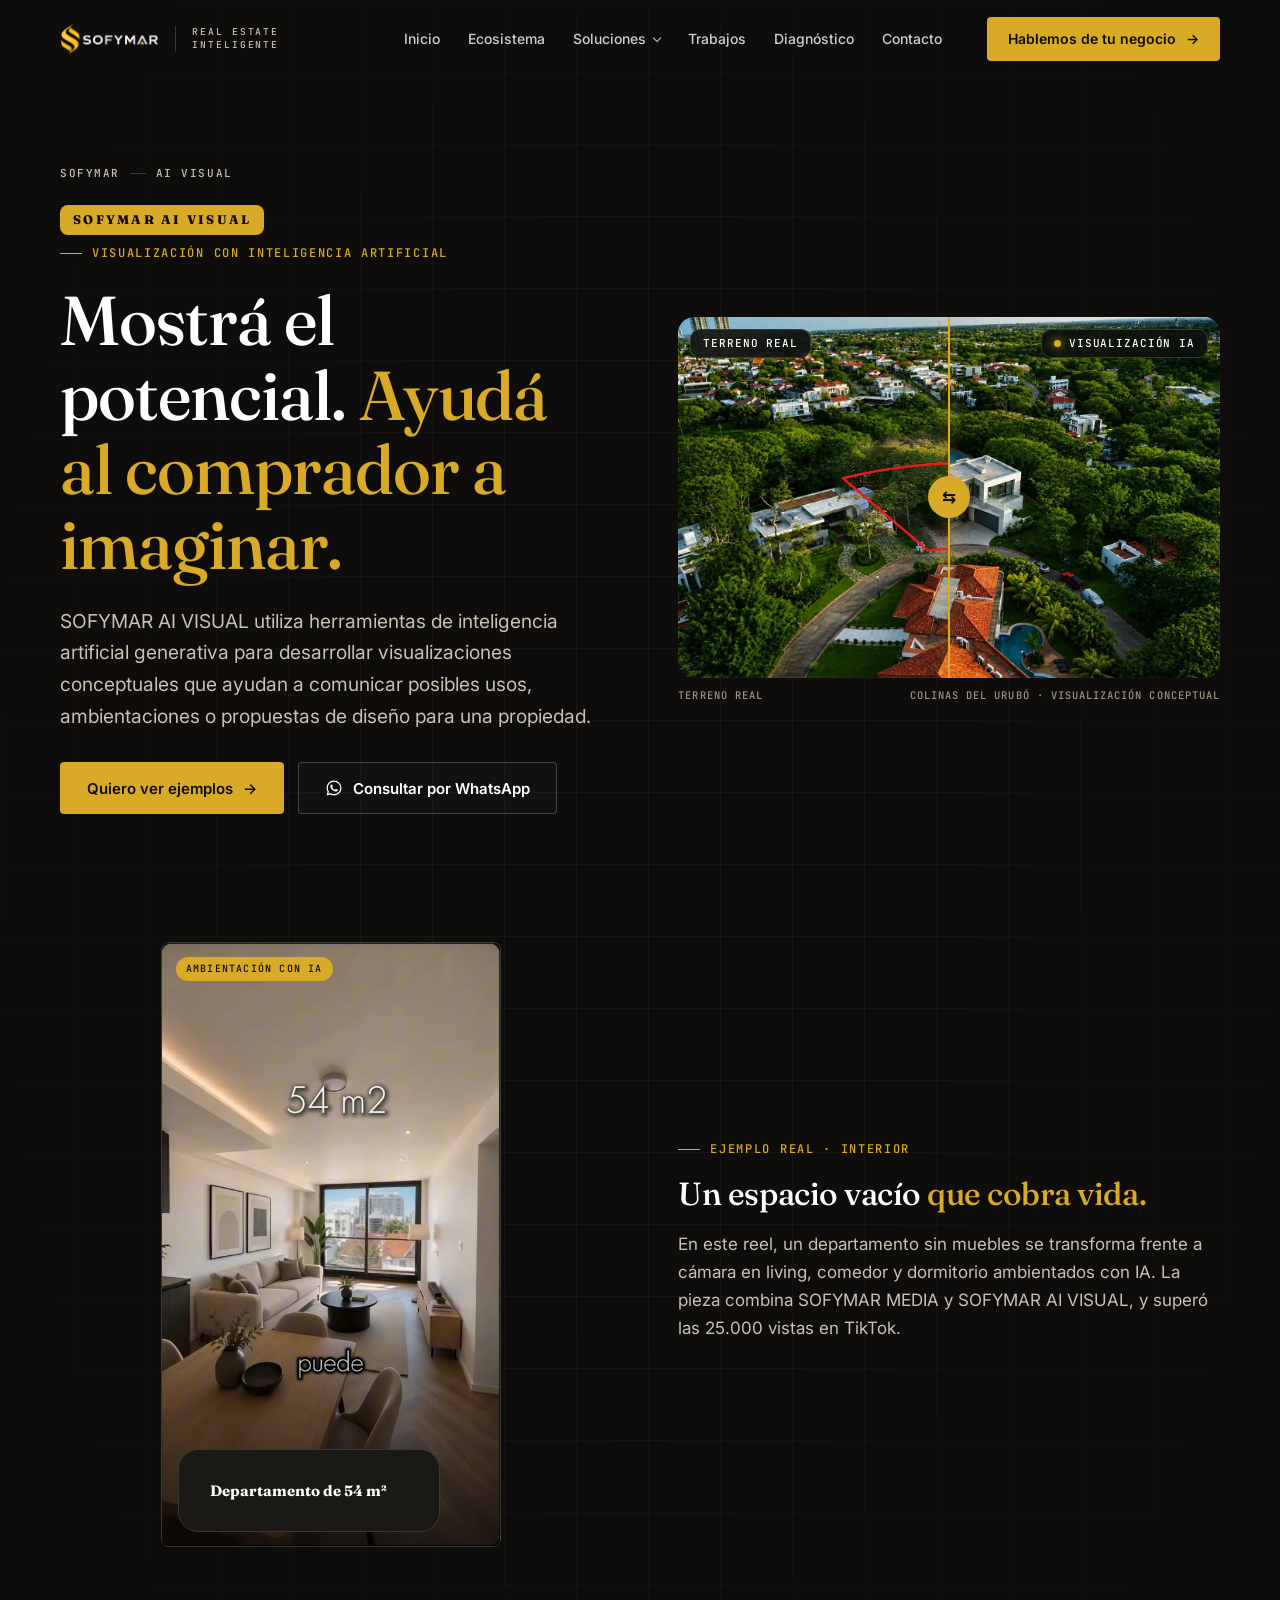
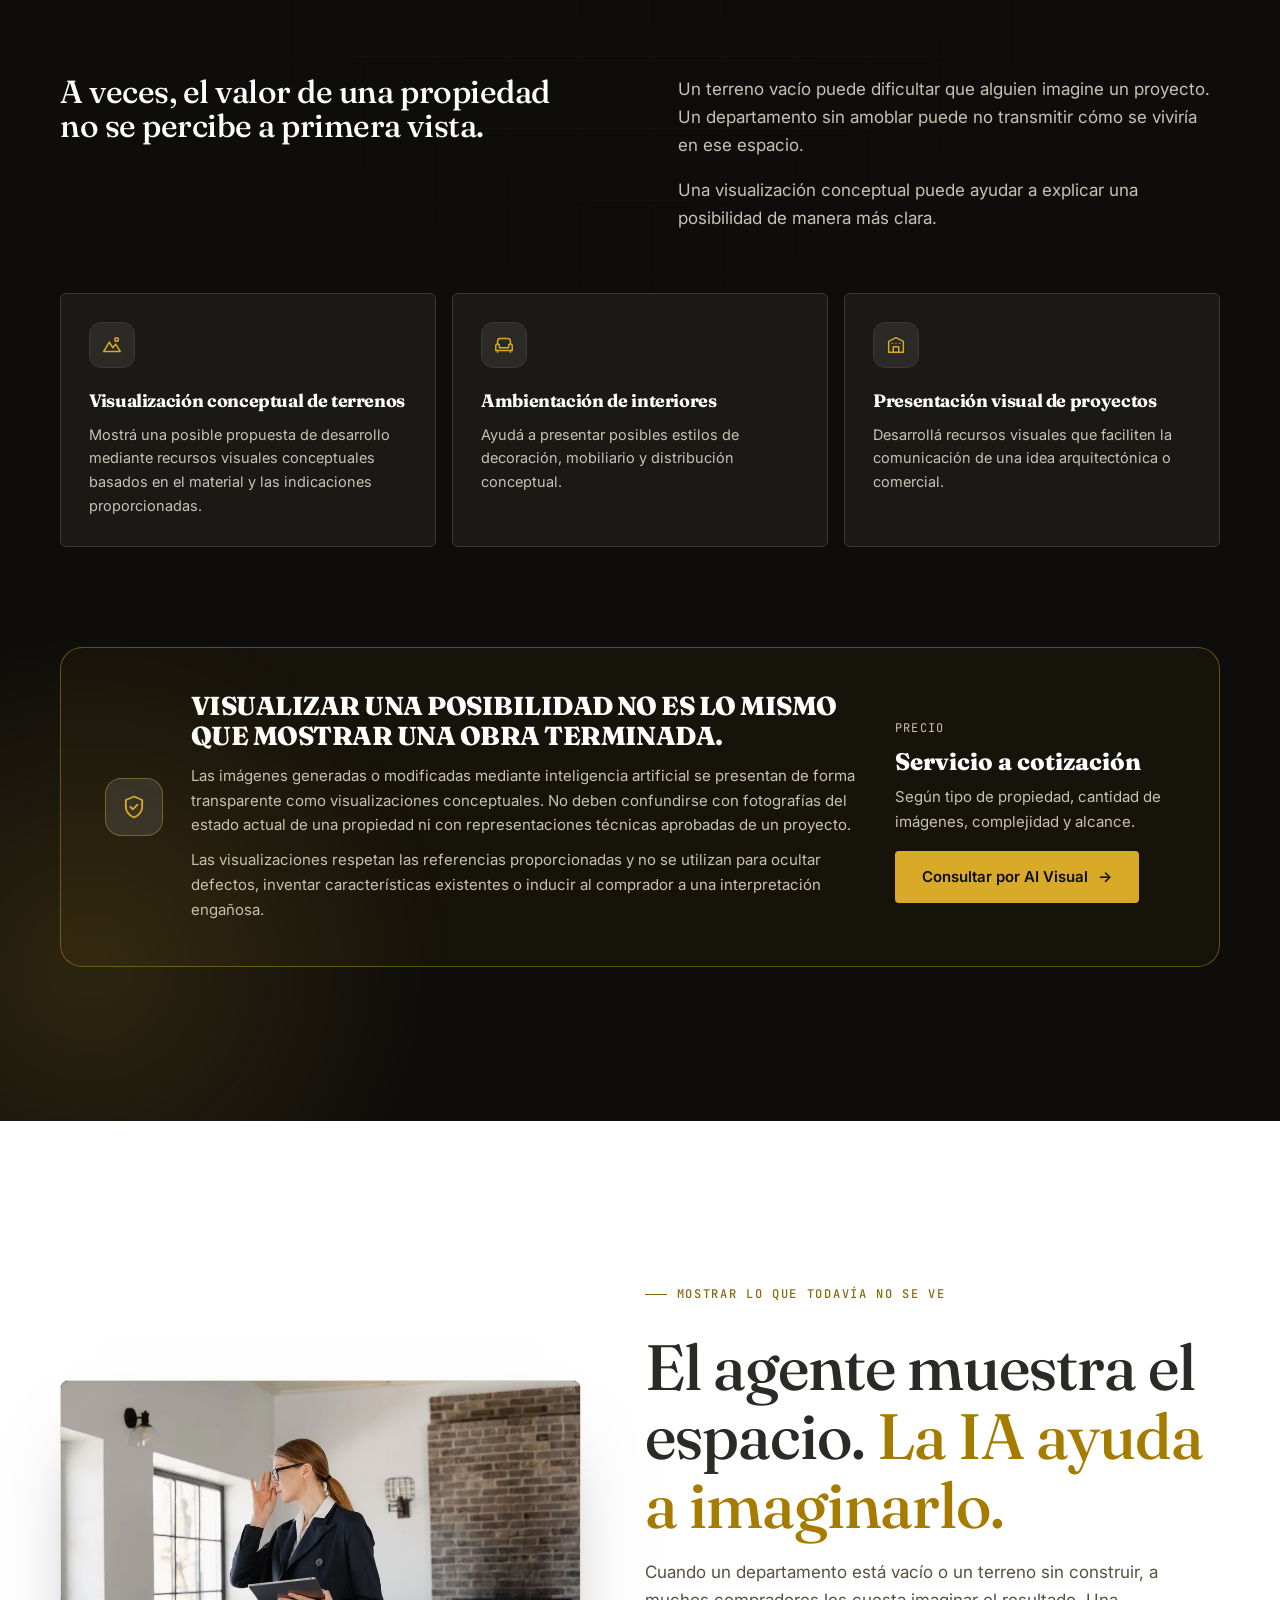
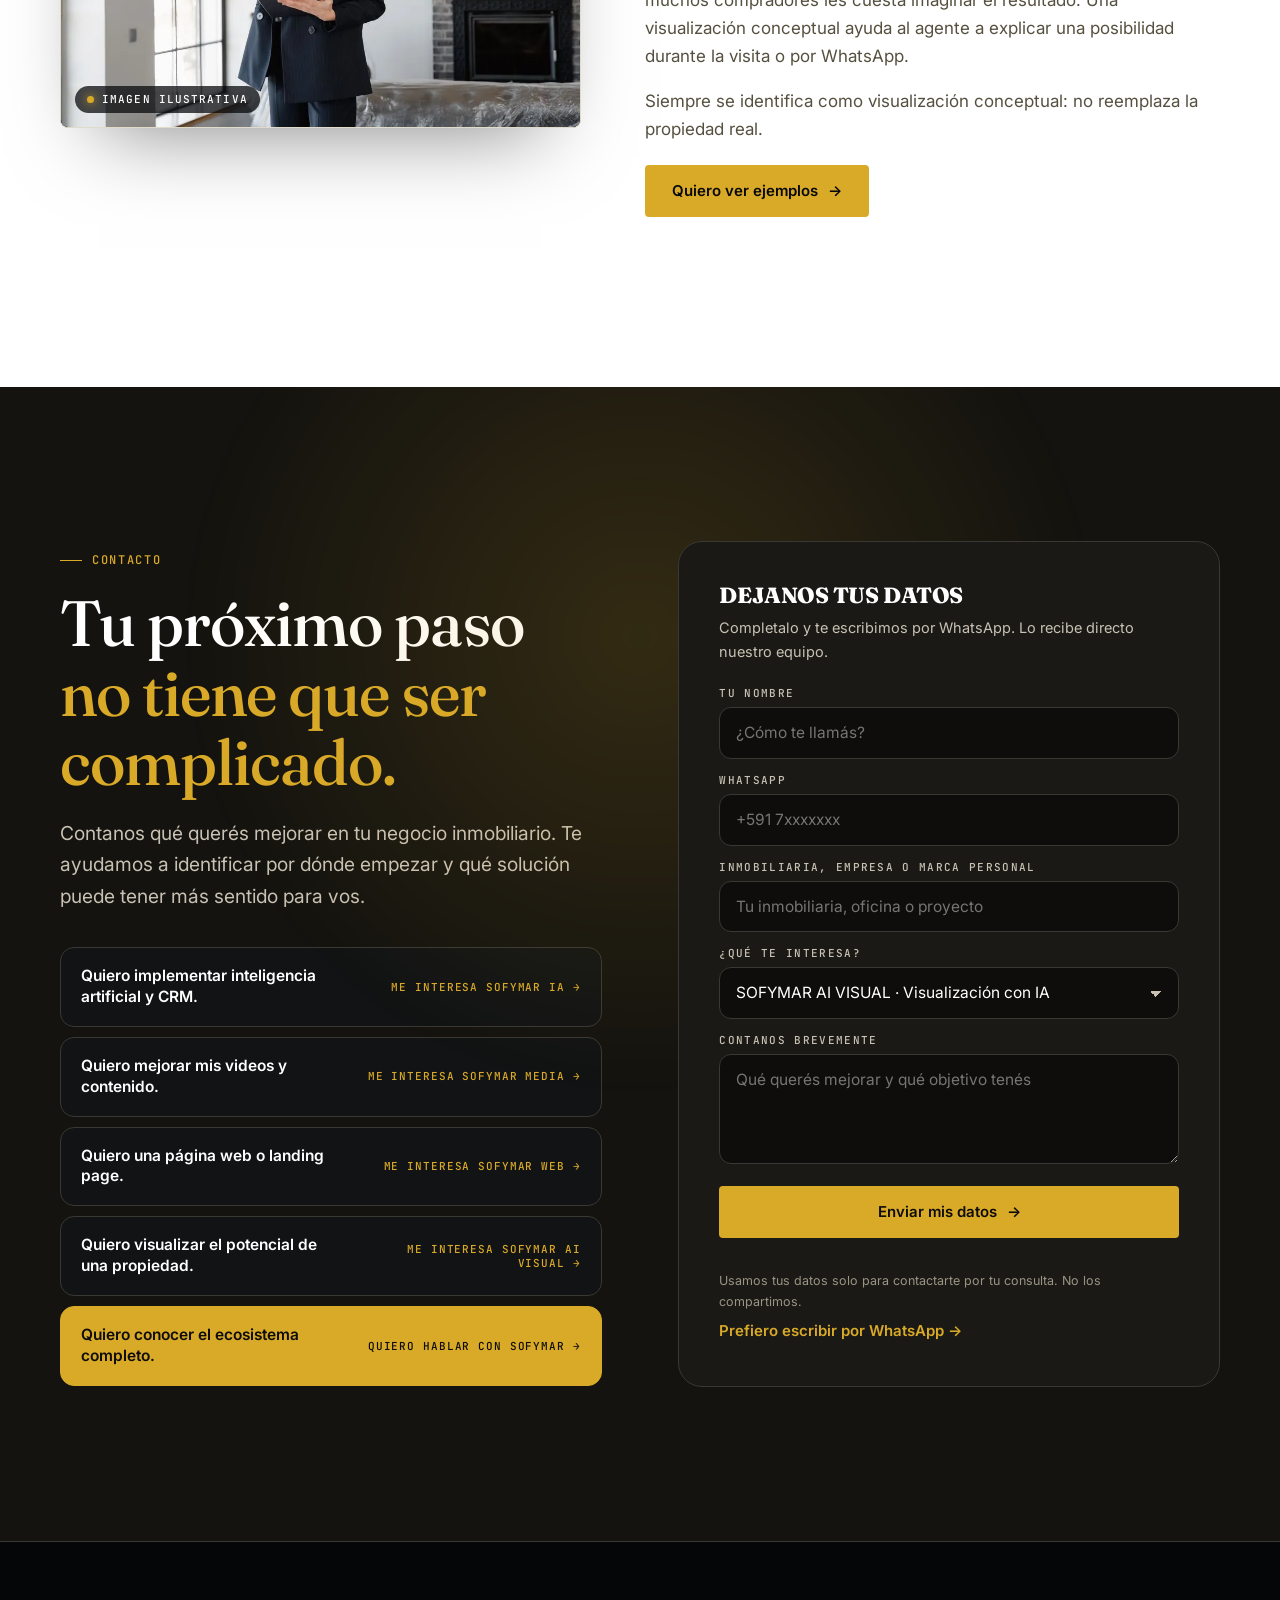
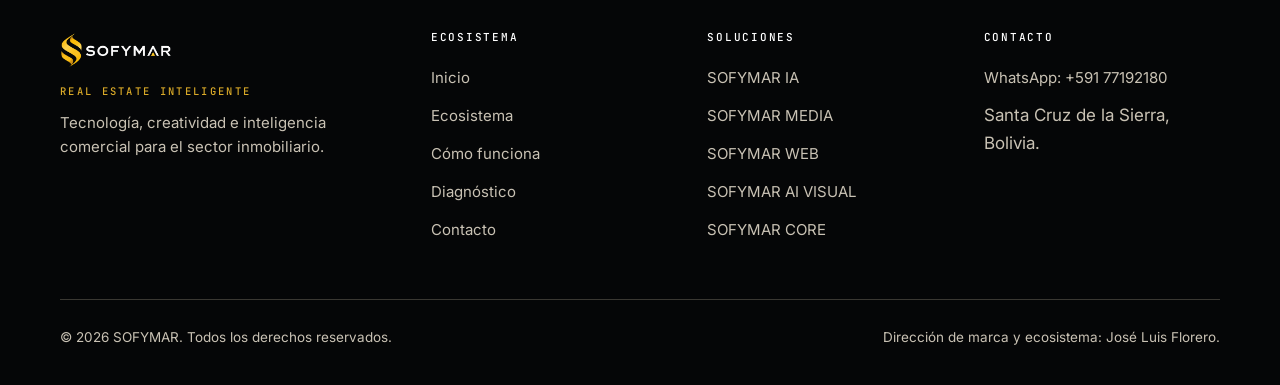
<file: ai-visual.html>
<!doctype html>
<html lang="es-BO">
<head>
<meta name="robots" content="noindex, nofollow">
<meta charset="utf-8">
<meta name="viewport" content="width=device-width, initial-scale=1">
<title>SOFYMAR AI VISUAL | Visualización inmobiliaria con IA</title>
<meta name="description" content="Visualizaciones conceptuales con IA: del terreno vacío a la casa y de un espacio vacío a uno amoblado, siempre identificadas como conceptuales.">
<meta name="theme-color" content="#08090B">
<link rel="icon" type="image/png" href="assets/favicon.png">
<link rel="apple-touch-icon" href="assets/apple-touch-icon.png">
<meta property="og:type" content="website">
<meta property="og:locale" content="es_BO">
<meta property="og:site_name" content="SOFYMAR">
<meta property="og:title" content="SOFYMAR AI VISUAL | Visualización inmobiliaria con IA">
<meta property="og:description" content="Visualizaciones conceptuales con IA: del terreno vacío a la casa y de un espacio vacío a uno amoblado, siempre identificadas como conceptuales.">
<meta property="og:image" content="assets/og-sofymar.jpg">
<meta name="twitter:card" content="summary_large_image">
<!-- PENDIENTE: con dominio, agregar <link rel="canonical"> y og:url; og:image absoluta -->
<link rel="preconnect" href="https://fonts.googleapis.com">
<link rel="preconnect" href="https://fonts.gstatic.com" crossorigin>
<link href="https://fonts.googleapis.com/css2?family=Inter:wght@400;500;600&family=JetBrains+Mono:wght@500&family=Manrope:wght@500;600;700;800&family=Fraunces:opsz,wght@9..144,400;9..144,500;9..144,600&display=swap" rel="stylesheet">
<link rel="stylesheet" href="assets/sofymar-v2.css">
<link rel="stylesheet" href="assets/sofymar-extra.css">

</head>
<body>
<a class="skip" href="#contenido">Saltar al contenido</a>
<svg width="0" height="0" style="position:absolute" aria-hidden="true"><defs>
  <symbol id="i-wa" viewBox="0 0 24 24"><path fill="currentColor" d="M12.04 2C6.58 2 2.13 6.45 2.13 11.91c0 1.75.46 3.45 1.32 4.95L2.05 22l5.25-1.38a9.9 9.9 0 0 0 4.74 1.21h.01c5.46 0 9.91-4.45 9.91-9.91A9.85 9.85 0 0 0 12.04 2Zm0 18.15h-.01a8.2 8.2 0 0 1-4.19-1.150l-.3-.18-3.12.82.83-3.04-.2-.31a8.23 8.23 0 0 1-1.26-4.38c0-4.54 3.7-8.24 8.25-8.24a8.2 8.2 0 0 1 8.24 8.25c0 4.54-3.7 8.23-8.24 8.23Zm4.52-6.16c-.25-.12-1.47-.72-1.690-.81-.23-.08-.39-.12-.56.12-.17.25-.64.81-.78.97-.14.17-.29.19-.54.06-.25-.12-1.05-.39-1.99-1.23-.74-.66-1.23-1.47-1.38-1.72-.14-.25-.02-.38.11-.51.11-.11.25-.29.37-.43.12-.15.17-.25.25-.41.08-.17.04-.31-.02-.43-.06-.12-.56-1.34-.76-1.84-.2-.48-.41-.42-.56-.43h-.48a.92.92 0 0 0-.66.31c-.23.25-.87.85-.87 2.07 0 1.22.89 2.4 1.01 2.56.12.17 1.75 2.67 4.24 3.74.59.26 1.050.41 1.41.52.59.19 1.13.16 1.56.1.48-.07 1.47-.6 1.67-1.18.21-.58.21-1.07.14-1.18-.06-.1-.22-.16-.47-.29Z"/></symbol>
  <symbol id="i-check" viewBox="0 0 24 24"><path fill="none" stroke="currentColor" stroke-width="2" stroke-linecap="round" stroke-linejoin="round" d="m5 12.5 4.2 4.2L19 7"/></symbol>
  <symbol id="i-x" viewBox="0 0 24 24"><path fill="none" stroke="currentColor" stroke-width="2" stroke-linecap="round" d="M7 7l10 10M17 7 7 17"/></symbol>
  <symbol id="i-ia" viewBox="0 0 24 24"><g fill="none" stroke="currentColor" stroke-width="1.6" stroke-linecap="round" stroke-linejoin="round"><path d="M4 6.5A2.5 2.5 0 0 1 6.5 4h11A2.5 2.5 0 0 1 20 6.5v7a2.5 2.5 0 0 1-2.5 2.5H11l-4.5 4v-4A2.5 2.5 0 0 1 4 13.5Z"/><path d="M8.5 10h.01M12 10h.01M15.5 10h.01"/></g></symbol>
  <symbol id="i-media" viewBox="0 0 24 24"><g fill="none" stroke="currentColor" stroke-width="1.6" stroke-linecap="round" stroke-linejoin="round"><rect x="3" y="6" width="13" height="12" rx="2.5"/><path d="m16 10.5 5-3v9l-5-3"/></g></symbol>
  <symbol id="i-web" viewBox="0 0 24 24"><g fill="none" stroke="currentColor" stroke-width="1.6" stroke-linecap="round" stroke-linejoin="round"><rect x="3" y="4" width="18" height="16" rx="2.5"/><path d="M3 9h18M7 6.5h.01M9.5 6.5h.01"/></g></symbol>
  <symbol id="i-visual" viewBox="0 0 24 24"><g fill="none" stroke="currentColor" stroke-width="1.6" stroke-linecap="round" stroke-linejoin="round"><path d="M3 20h18M5 20V10l7-5 7 5v10"/><path d="M10 20v-5h4v5" stroke-dasharray="2 2"/><path d="M19 2.5l.6 1.4 1.4.6-1.4.6-.6 1.4-.6-1.4L17 4.5l1.4-.6Z"/></g></symbol>
  <symbol id="i-core" viewBox="0 0 24 24"><g fill="none" stroke="currentColor" stroke-width="1.6" stroke-linecap="round" stroke-linejoin="round"><circle cx="12" cy="12" r="3"/><circle cx="4.5" cy="6" r="1.8"/><circle cx="19.5" cy="6" r="1.8"/><circle cx="4.5" cy="18" r="1.8"/><circle cx="19.5" cy="18" r="1.8"/><path d="m6 7 3.6 3M18 7l-3.6 3M6 17l3.6-3M18 17l-3.6-3"/></g></symbol>
  <symbol id="i-shield" viewBox="0 0 24 24"><g fill="none" stroke="currentColor" stroke-width="1.6" stroke-linecap="round" stroke-linejoin="round"><path d="M12 3 5 6v5.5c0 4.3 3 7.7 7 9.5 4-1.8 7-5.2 7-9.5V6Z"/><path d="m9 12 2 2 4-4"/></g></symbol>
  <symbol id="i-land" viewBox="0 0 24 24"><g fill="none" stroke="currentColor" stroke-width="1.6" stroke-linecap="round" stroke-linejoin="round"><path d="M3 19 9 9l4 6 3-4 5 8Z"/><circle cx="17" cy="6" r="2"/></g></symbol>
  <symbol id="i-sofa" viewBox="0 0 24 24"><g fill="none" stroke="currentColor" stroke-width="1.6" stroke-linecap="round" stroke-linejoin="round"><path d="M5 11V8a3 3 0 0 1 3-3h8a3 3 0 0 1 3 3v3"/><path d="M3 13a2 2 0 0 1 4 0v2h10v-2a2 2 0 0 1 4 0v5H3Z"/><path d="M5 18v2M19 18v2"/></g></symbol>
  <symbol id="i-proj" viewBox="0 0 24 24"><g fill="none" stroke="currentColor" stroke-width="1.6" stroke-linecap="round" stroke-linejoin="round"><path d="M4 20V8l8-4 8 4v12"/><path d="M4 20h16M9 20v-6h6v6M8 10h.01M12 10h.01M16 10h.01"/></g></symbol>
  <symbol id="i-target" viewBox="0 0 24 24"><g fill="none" stroke="currentColor" stroke-width="1.6"><circle cx="12" cy="12" r="8"/><circle cx="12" cy="12" r="4"/><circle cx="12" cy="12" r=".8" fill="currentColor"/></g></symbol>
  <symbol id="i-bolt" viewBox="0 0 24 24"><path fill="none" stroke="currentColor" stroke-width="1.6" stroke-linejoin="round" d="M13 3 5 13h6l-1 8 8-10h-6Z"/></symbol>
  <symbol id="i-spark" viewBox="0 0 24 24"><path fill="none" stroke="currentColor" stroke-width="1.6" stroke-linejoin="round" d="M12 3l1.8 5.2L19 10l-5.2 1.8L12 17l-1.8-5.2L5 10l5.2-1.8Z"/></symbol>
  <symbol id="i-layers" viewBox="0 0 24 24"><g fill="none" stroke="currentColor" stroke-width="1.6" stroke-linejoin="round"><path d="m12 3 9 5-9 5-9-5Z"/><path d="m3 13 9 5 9-5"/></g></symbol>
  <symbol id="i-link" viewBox="0 0 24 24"><g fill="none" stroke="currentColor" stroke-width="1.6" stroke-linecap="round"><path d="M10 14a4 4 0 0 0 5.7 0l3-3a4 4 0 0 0-5.7-5.7l-1 1"/><path d="M14 10a4 4 0 0 0-5.7 0l-3 3a4 4 0 0 0 5.7 5.7l1-1"/></g></symbol>
  <symbol id="i-pin" viewBox="0 0 24 24"><g fill="none" stroke="currentColor" stroke-width="1.6"><path d="M12 21s-7-6.2-7-11.5A7 7 0 0 1 19 9.5C19 14.8 12 21 12 21Z"/><circle cx="12" cy="9.5" r="2.5"/></g></symbol>
  <symbol id="i-msg" viewBox="0 0 24 24"><g fill="none" stroke="currentColor" stroke-width="1.6" stroke-linejoin="round"><path d="M4 5h16v11H9l-5 4Z"/></g></symbol>
  <symbol id="i-crm" viewBox="0 0 24 24"><g fill="none" stroke="currentColor" stroke-width="1.6" stroke-linecap="round"><rect x="3" y="4" width="18" height="16" rx="2.5"/><path d="M7 9h10M7 13h6M7 17h8"/></g></symbol>
  <symbol id="i-l" viewBox="0 0 24 24"><path fill="none" stroke="currentColor" stroke-width="1.6" stroke-linecap="round" stroke-linejoin="round" d="M19 12H5m6-6-6 6 6 6"/></symbol>
  <symbol id="i-play" viewBox="0 0 24 24"><path fill="currentColor" d="M8 5.5v13a1 1 0 0 0 1.5.86l10.5-6.5a1 1 0 0 0 0-1.72L9.5 4.64A1 1 0 0 0 8 5.5z"/></symbol>
  <symbol id="i-r" viewBox="0 0 24 24"><path fill="none" stroke="currentColor" stroke-width="1.6" stroke-linecap="round" stroke-linejoin="round" d="M5 12h14m-6-6 6 6-6 6"/></symbol>
</defs></svg>

<header class="hdr" id="hdr">
  <div class="wrap hdr-in">
    <a class="brand" href="index.html" aria-label="SOFYMAR — inicio">
      <img src="assets/sofymar-logo-transparente.webp" alt="SOFYMAR" width="1626" height="524">
      <span class="d">REAL ESTATE<br>INTELIGENTE</span>
    </a>
    <nav class="nav" aria-label="Principal">
      <a href="index.html">Inicio</a>
      <a href="index.html#ecosistema">Ecosistema</a>
      <div class="dd" id="dd">
        <button type="button" aria-expanded="false" aria-controls="dd-menu">Soluciones</button>
        <div class="dd-menu" id="dd-menu">
          <a href="ia.html"><span class="i"><svg aria-hidden="true"><use href="#i-ia"/></svg></span><strong>SOFYMAR IA</strong><span>Inteligencia artificial + CRM</span></a>
          <a href="media.html"><span class="i"><svg aria-hidden="true"><use href="#i-media"/></svg></span><strong>SOFYMAR MEDIA</strong><span>Producción audiovisual</span></a>
          <a href="web.html"><span class="i"><svg aria-hidden="true"><use href="#i-web"/></svg></span><strong>SOFYMAR WEB</strong><span>Landings, webs y showrooms 3D</span></a>
          <a href="ai-visual.html"><span class="i"><svg aria-hidden="true"><use href="#i-visual"/></svg></span><strong>SOFYMAR AI VISUAL</strong><span>Visualización con IA generativa</span></a>
          <a href="core.html" class="wide"><span class="i"><svg aria-hidden="true"><use href="#i-core"/></svg></span><strong>SOFYMAR CORE · EN DESARROLLO</strong><span>Inteligencia comercial inmobiliaria</span></a>
        </div>
      </div>
      <a href="index.html#trabajos">Trabajos</a>
      <a href="index.html#diagnostico">Diagnóstico</a>
      <a href="#contacto">Contacto</a>
    </nav>
    <a class="btn btn-gold btn-desk" data-wa="aivisual" data-event="cta_header" href="https://wa.me/59177192180" target="_blank" rel="noopener">Hablemos de tu negocio <span class="arr" aria-hidden="true">→</span></a>
    <button class="burger" id="burger" type="button" aria-label="Abrir menú" aria-expanded="false" aria-controls="mnav"><span></span><span></span><span></span></button>
  </div>
</header>
<nav class="mnav" id="mnav" aria-label="Menú móvil">
  <a href="index.html">Inicio</a>
  <a href="index.html#ecosistema">Ecosistema</a>
  <div class="sub">
    <a href="ia.html">SOFYMAR IA</a><a href="media.html">SOFYMAR MEDIA</a><a href="web.html">SOFYMAR WEB</a><a href="ai-visual.html">SOFYMAR AI VISUAL</a><a href="core.html">SOFYMAR CORE</a>
  </div>
  <a href="index.html#trabajos">Trabajos</a>
  <a href="index.html#diagnostico">Diagnóstico</a>
  <a href="#contacto">Contacto</a>
  <a class="btn btn-gold" data-wa="aivisual" href="https://wa.me/59177192180" target="_blank" rel="noopener">Hablemos de tu negocio <span class="arr" aria-hidden="true">→</span></a>
</nav>


<main id="contenido">

<section class="sec landing-first grid-bg" id="ai-visual" aria-labelledby="t-aiv">
  <div class="glow" style="width:700px;height:700px;left:-260px;bottom:-200px"></div>
  <div class="wrap">
    <nav class="crumb rv" aria-label="Ruta"><a href="index.html">SOFYMAR</a><i></i><span>AI Visual</span></nav>
    <div class="split">
      <div>
        <div class="u-label rv"><span class="u-name">SOFYMAR AI VISUAL</span><p class="tag">Visualización con inteligencia artificial</p></div>
        <h1 class="h1-land rv" id="t-aiv">Mostrá el potencial. <span class="o">Ayudá al comprador a imaginar.</span></h1>
        <p class="lead rv" style="margin-top:24px">SOFYMAR AI VISUAL utiliza herramientas de inteligencia artificial generativa para desarrollar visualizaciones conceptuales que ayudan a comunicar posibles usos, ambientaciones o propuestas de diseño para una propiedad.</p>
        <div class="btn-row rv" style="margin-top:30px">
          <a class="btn btn-gold" data-wa="aivisual-ejemplos" href="https://wa.me/59177192180" target="_blank" rel="noopener">Quiero ver ejemplos <span class="arr" aria-hidden="true">→</span></a>
          <a class="btn btn-line" data-wa="aivisual" href="https://wa.me/59177192180" target="_blank" rel="noopener"><svg class="wa-ico" aria-hidden="true"><use href="#i-wa"/></svg>Consultar por WhatsApp</a>
        </div>
      </div>
      <div class="rv s">
        <!-- Comparador: reemplazar el contenido de cada panel por <img> reales (estado original / visualización conceptual) -->
        <div class="cmp">
  <img src="assets/aiv-colinas-terreno-mejorado.webp" alt="Toma con dron del terreno real en Colinas del Urubó, con el lote marcado en rojo" loading="lazy" width="1400" height="933">
  <img class="after" src="assets/aiv-colinas-casa-ia-mejorada.webp" alt="Misma toma con una residencia moderna generada con IA sobre el lote, visualización conceptual" loading="lazy" width="1400" height="933">
  <span class="chip cl">Terreno real</span>
  <span class="chip cr"><span class="dot"></span>Visualización IA</span>
  <span class="bar" aria-hidden="true"></span>
  <input type="range" min="0" max="100" value="50" aria-label="Arrastrá para comparar el terreno real con la visualización con IA">
</div>

        <div class="cmp-cap"><span>Terreno real</span><span>Colinas del Urubó · visualización conceptual</span></div>
      </div>
    </div>

<div class="sub-block split">
  <div class="rv" style="display:flex;justify-content:center">
    <div class="reel-v" style="max-width:340px">
      <video muted playsinline loop preload="none" poster="assets/aiv-ingrid-poster.jpg" data-src="assets/aiv-ingrid-amoblado.mp4" data-autoview aria-label="Departamento de 54 m² vacío que se amuebla con IA"></video>
      <span class="flag flag-gold">Ambientación con IA</span>
      <p class="cap">Departamento de 54 m²</p>
    </div>
  </div>
  <div class="rv">
    <p class="tag">Ejemplo real · Interior</p>
    <h3 class="sub-h">Un espacio vacío <span class="o">que cobra vida.</span></h3>
    <div class="body-txt"><p>En este reel, un departamento sin muebles se transforma frente a cámara en living, comedor y dormitorio ambientados con IA. La pieza combina SOFYMAR MEDIA y SOFYMAR AI VISUAL, y superó las 25.000 vistas en TikTok.</p></div>
  </div>
</div>

    <div class="sub-block split top">
      <h3 class="sub-h rv">A veces, el valor de una propiedad no se percibe a primera vista.</h3>
      <div class="body-txt rv">
        <p>Un terreno vacío puede dificultar que alguien imagine un proyecto. Un departamento sin amoblar puede no transmitir cómo se viviría en ese espacio.</p>
        <p>Una visualización conceptual puede ayudar a explicar una posibilidad de manera más clara.</p>
      </div>
    </div>

    <div class="feat3 stg" style="margin-top:44px">
      <div class="feat"><span class="i"><svg aria-hidden="true"><use href="#i-land"/></svg></span><h4>Visualización conceptual de terrenos</h4><p>Mostrá una posible propuesta de desarrollo mediante recursos visuales conceptuales basados en el material y las indicaciones proporcionadas.</p></div>
      <div class="feat"><span class="i"><svg aria-hidden="true"><use href="#i-sofa"/></svg></span><h4>Ambientación de interiores</h4><p>Ayudá a presentar posibles estilos de decoración, mobiliario y distribución conceptual.</p></div>
      <div class="feat"><span class="i"><svg aria-hidden="true"><use href="#i-proj"/></svg></span><h4>Presentación visual de proyectos</h4><p>Desarrollá recursos visuales que faciliten la comunicación de una idea arquitectónica o comercial.</p></div>
    </div>

    <div class="shield rv">
      <span class="ic"><svg width="28" height="28" aria-hidden="true"><use href="#i-shield"/></svg></span>
      <div>
        <h3>Visualizar una posibilidad no es lo mismo que mostrar una obra terminada.</h3>
        <p>Las imágenes generadas o modificadas mediante inteligencia artificial se presentan de forma transparente como visualizaciones conceptuales. No deben confundirse con fotografías del estado actual de una propiedad ni con representaciones técnicas aprobadas de un proyecto.</p>
        <p>Las visualizaciones respetan las referencias proporcionadas y no se utilizan para ocultar defectos, inventar características existentes o inducir al comprador a una interpretación engañosa.</p>
      </div>
      <div class="quote-box">
        <span class="mono">Precio</span>
        <b>Servicio a cotización</b>
        <p class="small muted" style="margin-bottom:16px">Según tipo de propiedad, cantidad de imágenes, complejidad y alcance.</p>
        <a class="btn btn-gold" data-wa="aivisual" href="https://wa.me/59177192180" target="_blank" rel="noopener">Consultar por AI Visual <span class="arr" aria-hidden="true">→</span></a>
      </div>
    </div>
  </div>
</section>

<section class="sec lt-w human" id="personas-ai-visual" aria-labelledby="t-hum-ai-visual">
  <div class="wrap">
    <div class="split human-in">
      <figure class="human-fig rv">
        <img src="assets/persona-agente-tablet.webp" alt="Agentes inmobiliarios trabajando con tecnología (imagen ilustrativa)" loading="lazy" width="1000" height="667">
        <figcaption><span class="dot"></span>Imagen ilustrativa</figcaption>
      </figure>
      <div class="rv">
        <p class="tag">Mostrar lo que todavía no se ve</p>
        <h2 class="big" id="t-hum-ai-visual">El agente muestra el espacio. <span class="o">La IA ayuda a imaginarlo.</span></h2>
        <div class="body-txt"><p>Cuando un departamento está vacío o un terreno sin construir, a muchos compradores les cuesta imaginar el resultado. Una visualización conceptual ayuda al agente a explicar una posibilidad durante la visita o por WhatsApp.</p><p>Siempre se identifica como visualización conceptual: no reemplaza la propiedad real.</p></div>
        <p style="margin-top:22px"><a class="btn btn-gold" href="#contacto">Quiero ver ejemplos <span class="arr" aria-hidden="true">→</span></a></p>
      </div>
    </div>
  </div>
</section>


<section class="sec alt" id="contacto" aria-labelledby="t-cta">
  <div class="glow" style="width:900px;height:900px;left:50%;top:-200px;margin-left:-450px"></div>
  <div class="wrap contact">
    <div>
      <p class="tag rv">Contacto</p>
      <h2 class="big rv" id="t-cta">Tu próximo paso <span class="o">no tiene que ser complicado.</span></h2>
      <p class="lead rv" style="margin-top:22px">Contanos qué querés mejorar en tu negocio inmobiliario. Te ayudamos a identificar por dónde empezar y qué solución puede tener más sentido para vos.</p>
      <div class="opt-list stg">
        <a class="opt" href="#formulario" data-interes="SOFYMAR IA" data-event="contacto_opcion"><span class="q">Quiero implementar inteligencia artificial y CRM.</span><span class="c">Me interesa SOFYMAR IA →</span></a>
        <a class="opt" href="#formulario" data-interes="SOFYMAR MEDIA" data-event="contacto_opcion"><span class="q">Quiero mejorar mis videos y contenido.</span><span class="c">Me interesa SOFYMAR MEDIA →</span></a>
        <a class="opt" href="#formulario" data-interes="SOFYMAR WEB" data-event="contacto_opcion"><span class="q">Quiero una página web o landing page.</span><span class="c">Me interesa SOFYMAR WEB →</span></a>
        <a class="opt" href="#formulario" data-interes="SOFYMAR AI VISUAL" data-event="contacto_opcion"><span class="q">Quiero visualizar el potencial de una propiedad.</span><span class="c">Me interesa SOFYMAR AI VISUAL →</span></a>
        <a class="opt all" href="#formulario" data-interes="el ecosistema completo" data-event="contacto_opcion"><span class="q">Quiero conocer el ecosistema completo.</span><span class="c">Quiero hablar con SOFYMAR →</span></a>
      </div>
    </div>

    <form class="form rv" id="waForm" novalidate>
      <span id="formulario" class="form-anchor"></span>
      <div id="formBody">
        <h3>Dejanos tus datos</h3>
        <p class="muted">Completalo y te escribimos por WhatsApp. Lo recibe directo nuestro equipo.</p>
        <div class="field"><label for="fName">Tu nombre</label><input id="fName" name="nombre" autocomplete="name" placeholder="¿Cómo te llamás?" required></div>
        <div class="field"><label for="fPhone">WhatsApp</label><input id="fPhone" name="whatsapp" type="tel" inputmode="tel" autocomplete="tel" placeholder="+591 7xxxxxxx" required></div>
        <div class="field"><label for="fBiz">Inmobiliaria, empresa o marca personal</label><input id="fBiz" name="negocio" autocomplete="organization" placeholder="Tu inmobiliaria, oficina o proyecto"></div>
        <div class="field"><label for="fSol">¿Qué te interesa?</label>
          <select id="fSol" name="interes">
            <option value="el ecosistema completo">El ecosistema completo</option>
            <option value="SOFYMAR IA">SOFYMAR IA · IA + CRM</option>
            <option value="SOFYMAR MEDIA">SOFYMAR MEDIA · Contenido audiovisual</option>
            <option value="SOFYMAR WEB">SOFYMAR WEB · Landing, web o showroom</option>
            <option value="SOFYMAR AI VISUAL">SOFYMAR AI VISUAL · Visualización con IA</option>
            <option value="SOFYMAR CORE">SOFYMAR CORE · Novedades</option>
          </select>
        </div>
        <div id="mediaFields" class="media-fields" hidden>
          <div class="field"><label for="fTipo">¿Qué tipo de contenido necesitás?</label>
            <select id="fTipo" name="tipo_contenido">
              <option value="">Elegí una opción</option>
              <option>Videos de propiedades o proyectos</option>
              <option>Contenido para mi marca personal</option>
              <option>Tour inmobiliario con cámara y dron</option>
              <option>Edición de material existente</option>
              <option>Otro proyecto audiovisual</option>
            </select>
          </div>
          <div class="field"><label for="fObj">¿Cuál es tu principal objetivo?</label>
            <select id="fObj" name="objetivo">
              <option value="">Elegí una opción</option>
              <option>Presentar una propiedad</option>
              <option>Captar potenciales clientes</option>
              <option>Fortalecer mi marca personal</option>
              <option>Planificar contenido mensual</option>
            </select>
          </div>
          <div class="field"><label for="fFecha">Fecha de grabación deseada (opcional)</label><input id="fFecha" name="fecha_grabacion" type="date"></div>
        </div>
        <div class="field"><label for="fMsg">Contanos brevemente</label><textarea id="fMsg" name="mensaje" placeholder="Qué querés mejorar y qué objetivo tenés"></textarea></div>
        <div class="hp" aria-hidden="true"><label for="fWeb">No completar</label><input id="fWeb" name="web" tabindex="-1" autocomplete="off"></div>
        <button class="btn btn-gold" id="fSubmit" type="submit" data-event="form_contacto_enviar">Enviar mis datos <span class="arr" aria-hidden="true">→</span></button>
        <p class="err" id="fErr" role="alert"></p>
      <a class="btn btn-line" id="fGo" href="#" target="_blank" rel="noopener" hidden style="width:100%;margin-top:10px">Abrir WhatsApp con tu mensaje <span class="arr" aria-hidden="true">→</span></a>
        <p class="fine">Usamos tus datos solo para contactarte por tu consulta. No los compartimos.</p>
        <a class="link" id="fWa" data-wa="general" href="https://wa.me/59177192180" target="_blank" rel="noopener" data-event="form_contacto_whatsapp" style="margin-top:6px">Prefiero escribir por WhatsApp →</a>
      </div>
      <div id="formOk" class="form-ok" role="status" tabindex="-1" hidden>
        <span class="ok-ic" aria-hidden="true"><svg><use href="#i-check"/></svg></span>
        <h3 id="formOkT">Recibimos tus datos</h3>
        <p class="muted" id="formOkX">Te escribimos por WhatsApp en cuanto los veamos.</p>
        <div class="btn-row">
          <a class="btn btn-gold" id="formOkWa" data-wa="general" href="https://wa.me/59177192180" target="_blank" rel="noopener">Escribir por WhatsApp <span class="arr" aria-hidden="true">→</span></a>
          <a class="btn btn-line" id="formOkCal" href="media.html#agenda" hidden>Elegir fecha de grabación</a>
        </div>
      </div>
    </form>
  </div>
</section>

</main>

<footer class="ftr">
  <div class="wrap">
    <div class="ftr-grid">
      <div>
        <a class="brand" href="index.html" aria-label="SOFYMAR — inicio"><img src="assets/sofymar-logo-transparente.webp" alt="SOFYMAR" width="1626" height="524" loading="lazy"></a>
        <p class="dsc">REAL ESTATE INTELIGENTE</p>
        <p>Tecnología, creatividad e inteligencia comercial para el sector inmobiliario.</p>
      </div>
      <nav aria-label="Ecosistema">
        <h4>Ecosistema</h4>
        <ul><li><a href="index.html">Inicio</a></li><li><a href="index.html#ecosistema">Ecosistema</a></li><li><a href="index.html#como-funciona">Cómo funciona</a></li><li><a href="index.html#diagnostico">Diagnóstico</a></li><li><a href="#contacto">Contacto</a></li></ul>
      </nav>
      <nav aria-label="Soluciones">
        <h4>Soluciones</h4>
        <ul><li><a href="ia.html">SOFYMAR IA</a></li><li><a href="media.html">SOFYMAR MEDIA</a></li><li><a href="web.html">SOFYMAR WEB</a></li><li><a href="ai-visual.html">SOFYMAR AI VISUAL</a></li><li><a href="core.html">SOFYMAR CORE</a></li></ul>
      </nav>
      <div>
        <h4>Contacto</h4>
        <ul><li><a data-wa="general" href="https://wa.me/59177192180" target="_blank" rel="noopener">WhatsApp: +591 77192180</a></li><li>Santa Cruz de la Sierra, Bolivia.</li></ul>
      </div>
    </div>
    <div class="ftr-bottom">
      <span>© <span id="year">2026</span> SOFYMAR. Todos los derechos reservados.</span>
      <span>Dirección de marca y ecosistema: José Luis Florero.</span>
    </div>
  </div>
</footer>

<a class="wa-float" id="waFloat" data-wa="aivisual" href="https://wa.me/59177192180" target="_blank" rel="noopener" aria-label="Escribir a SOFYMAR por WhatsApp"><svg aria-hidden="true"><use href="#i-wa"/></svg></a>
<script src="assets/sofymar-site.js"></script>
</body>
</html>
</file>
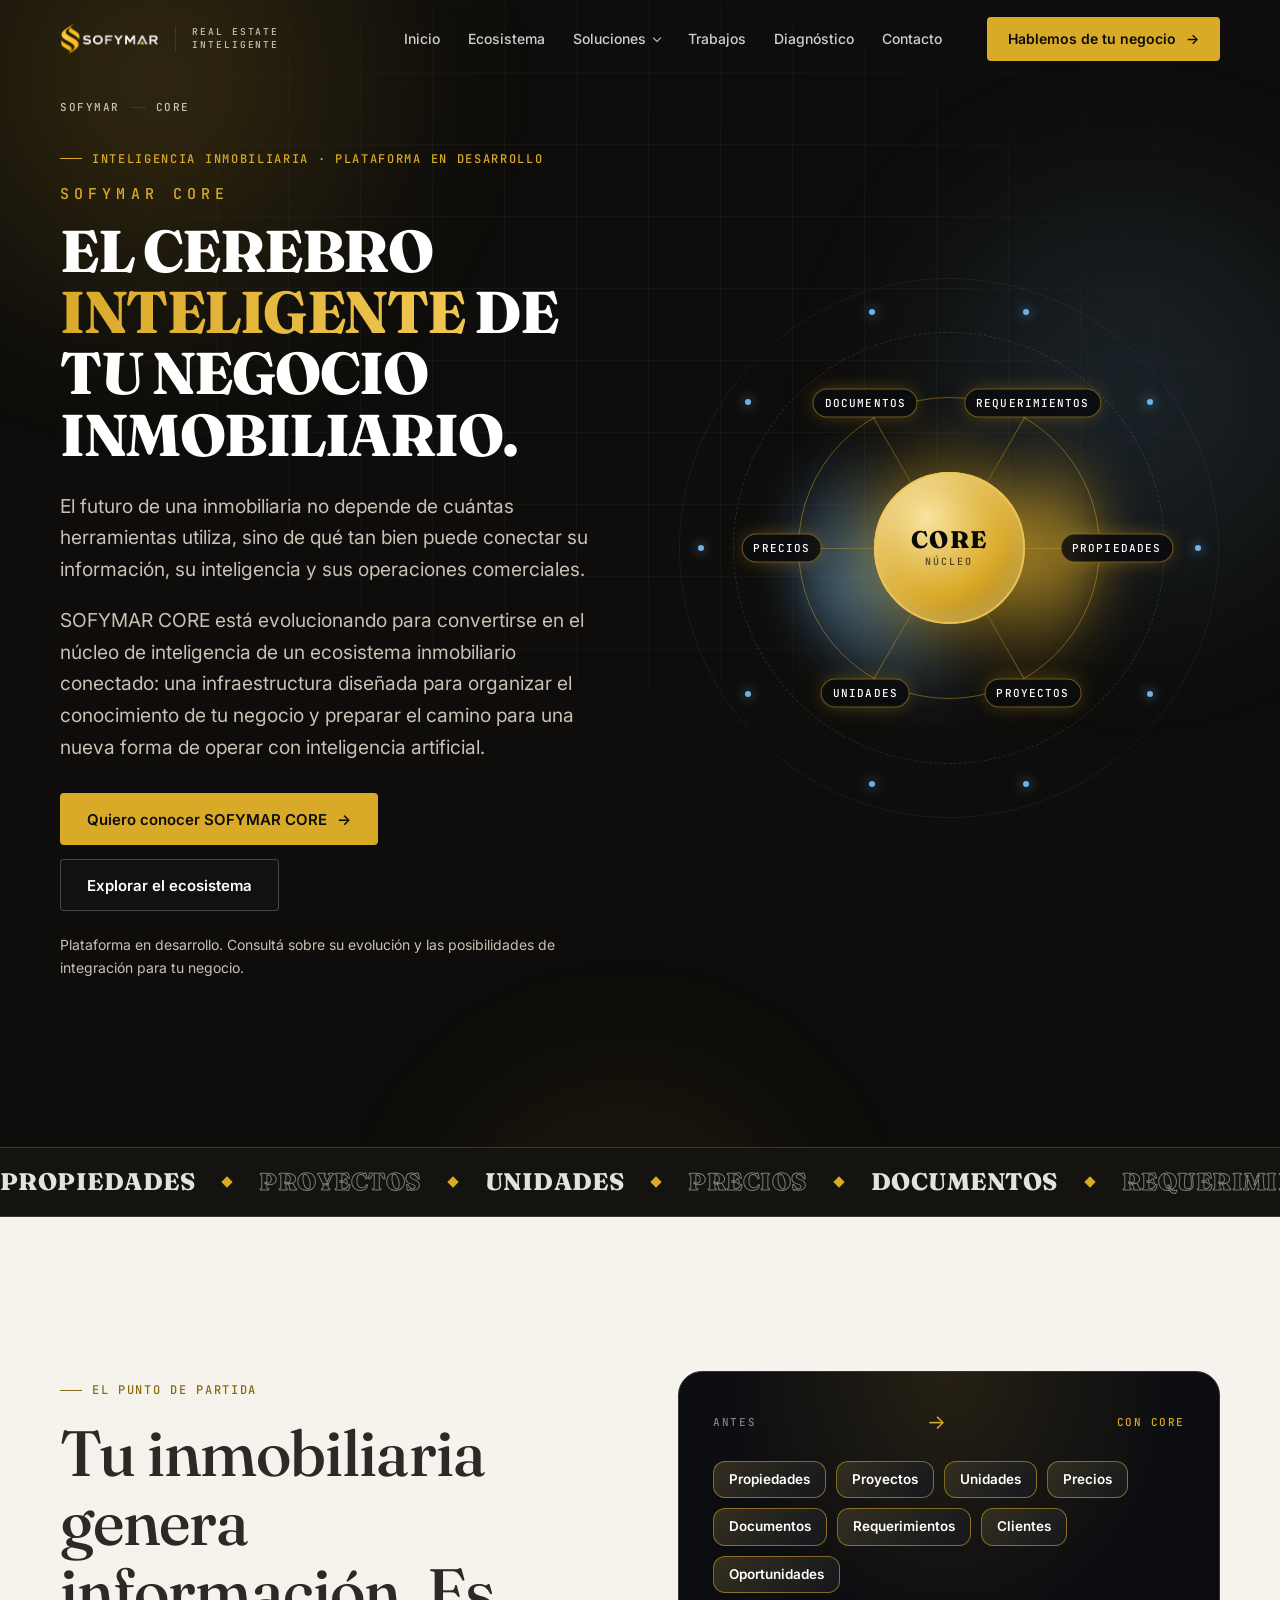
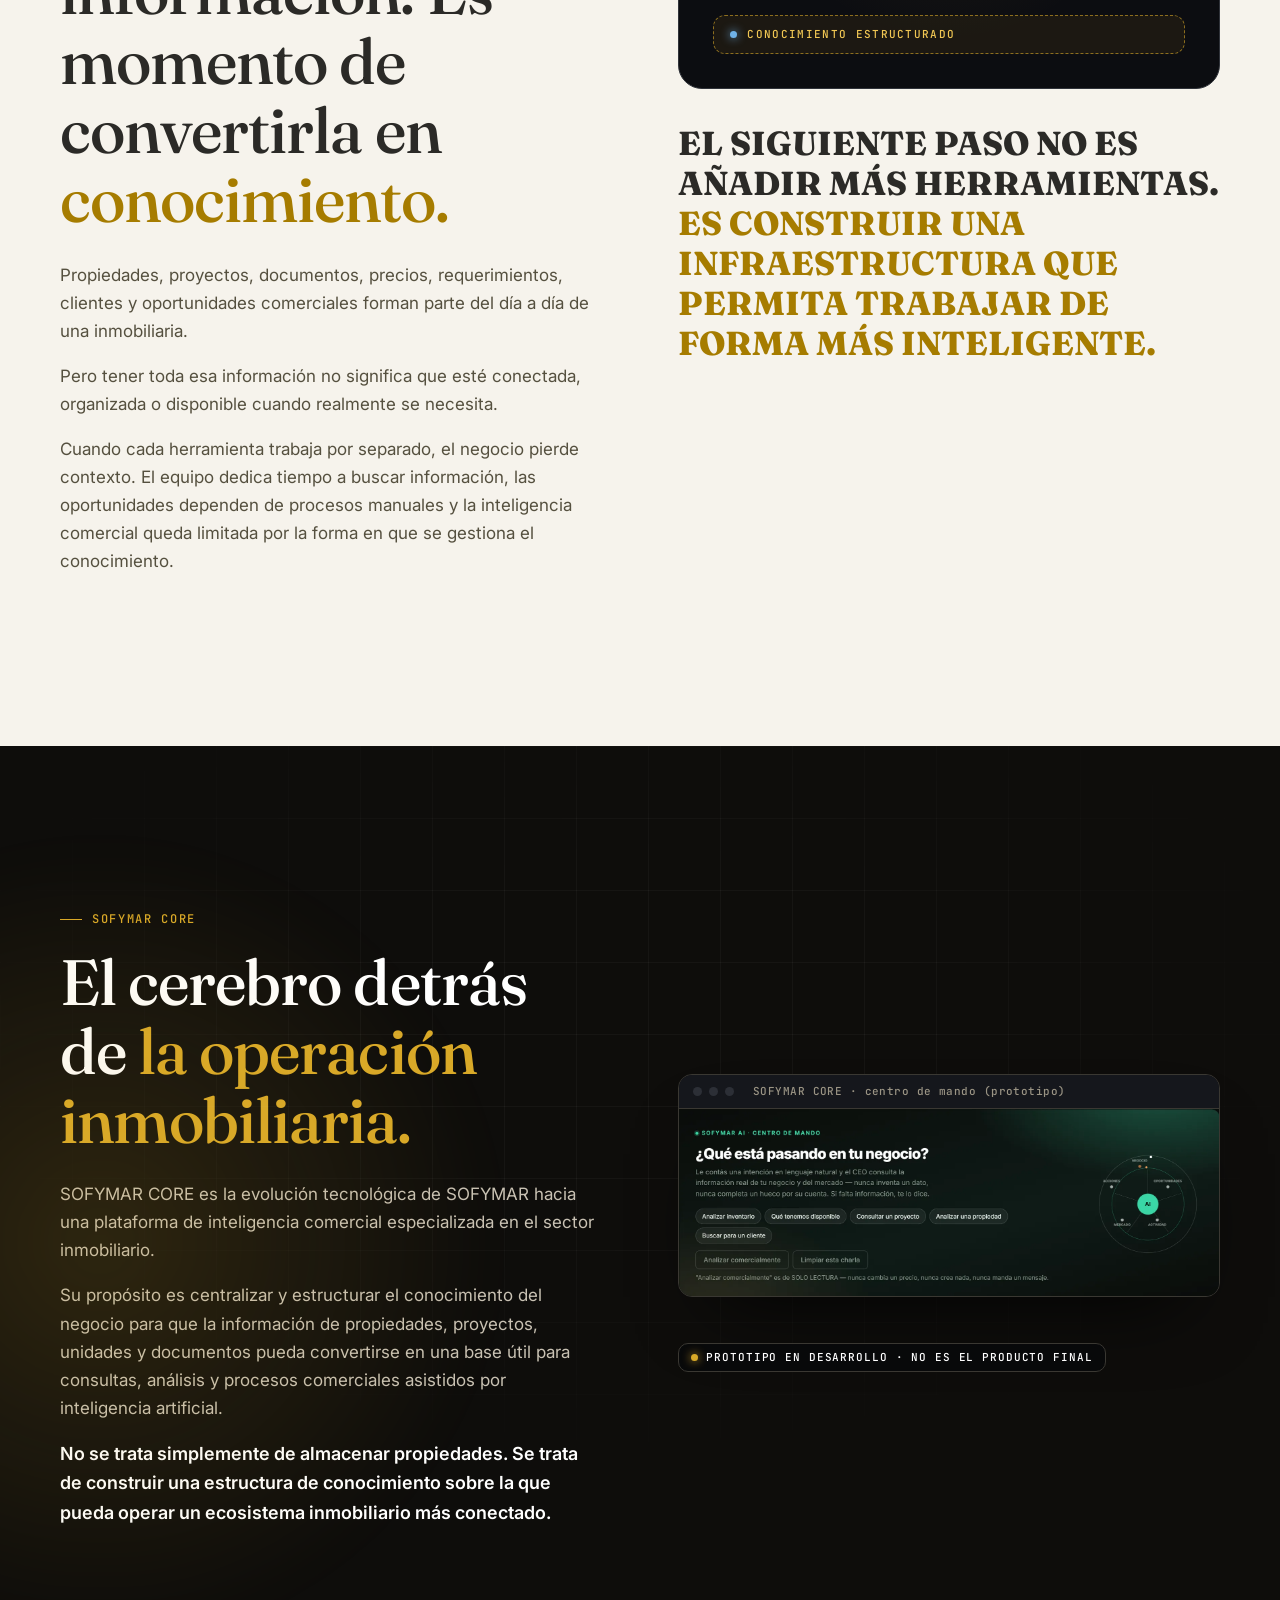
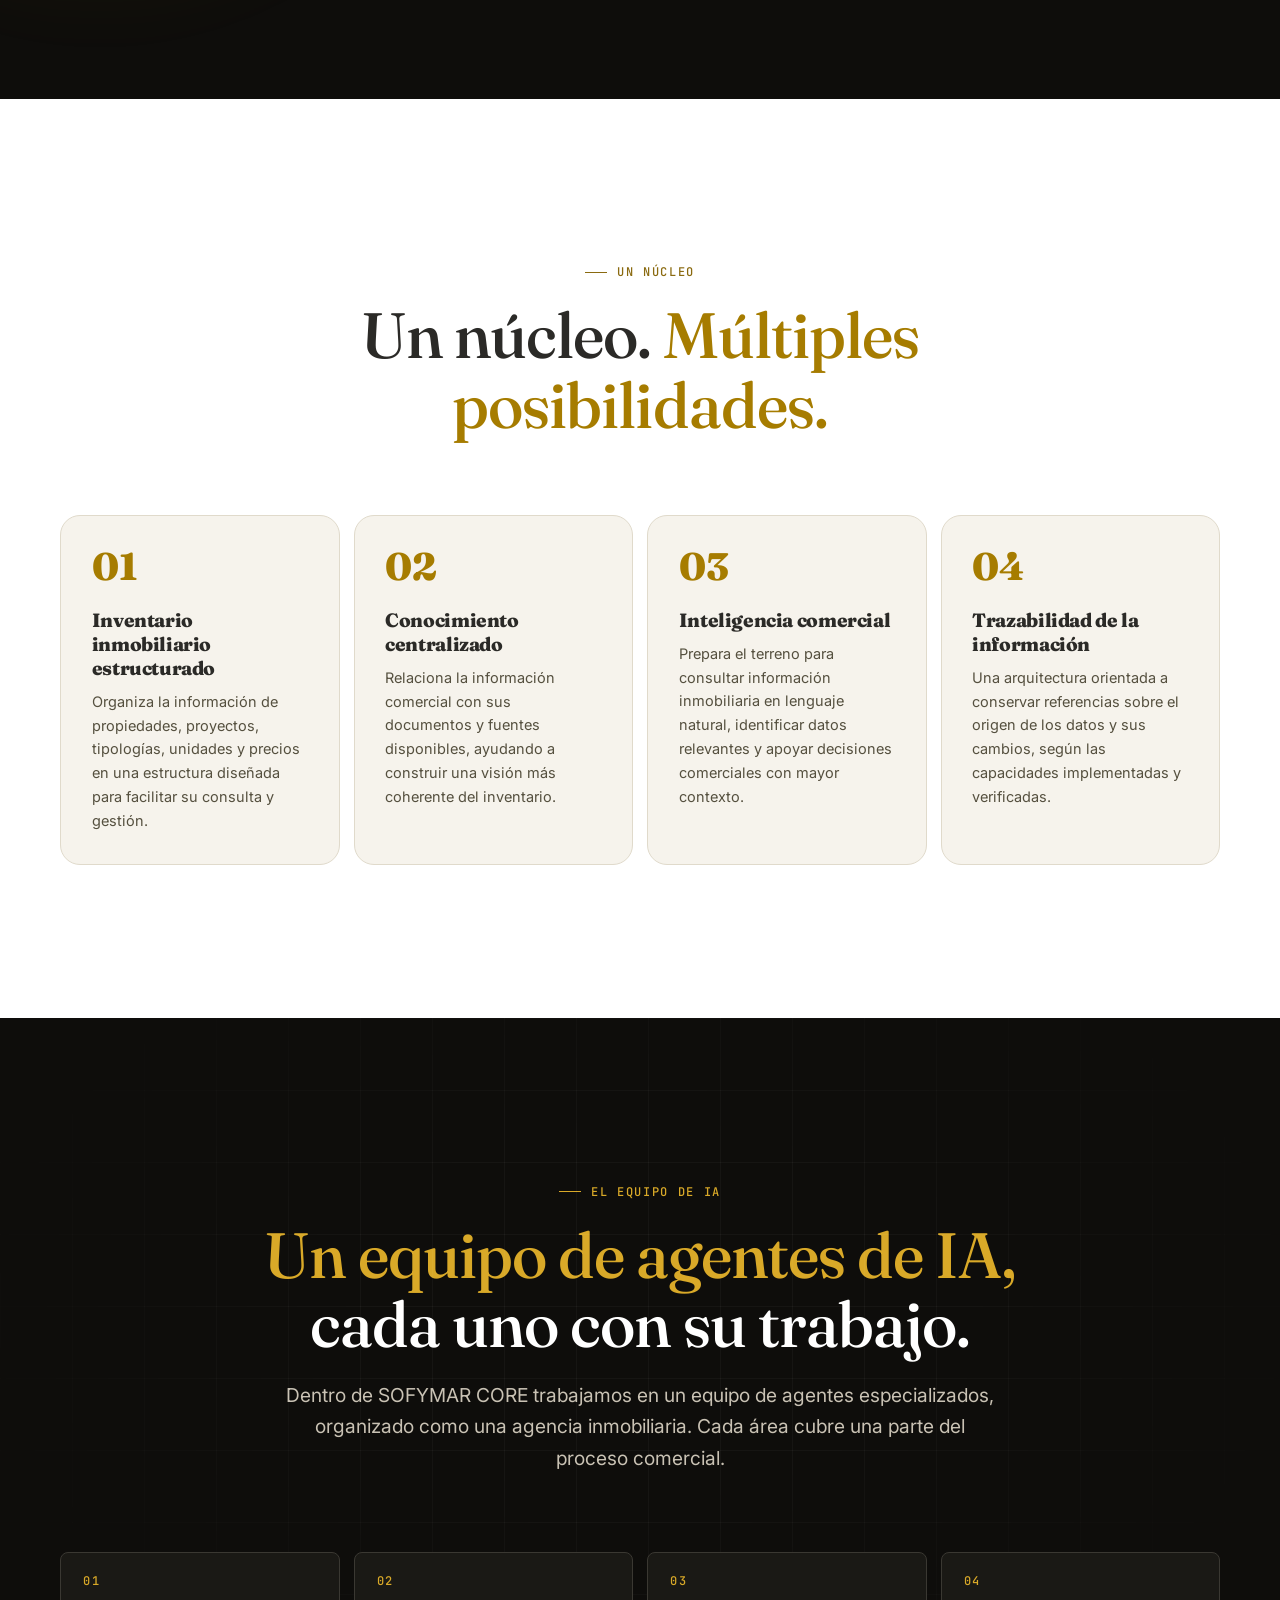
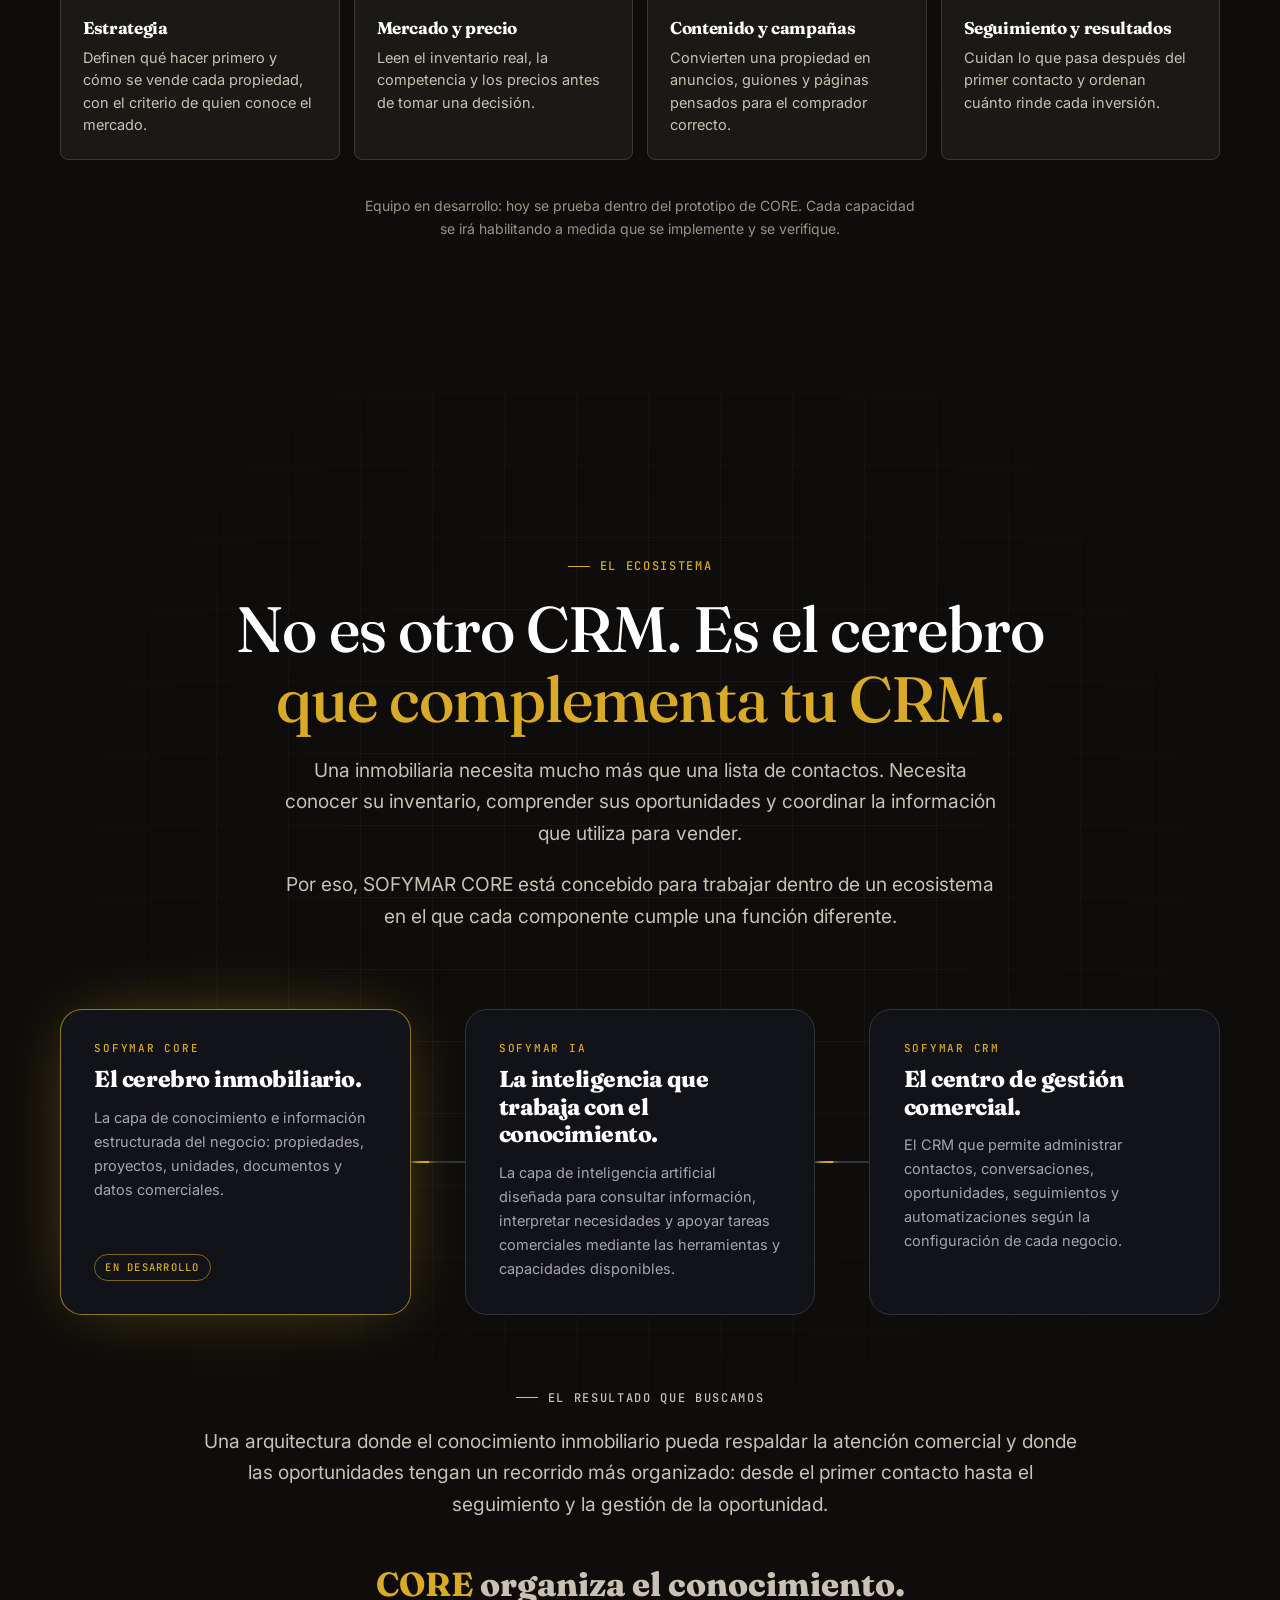
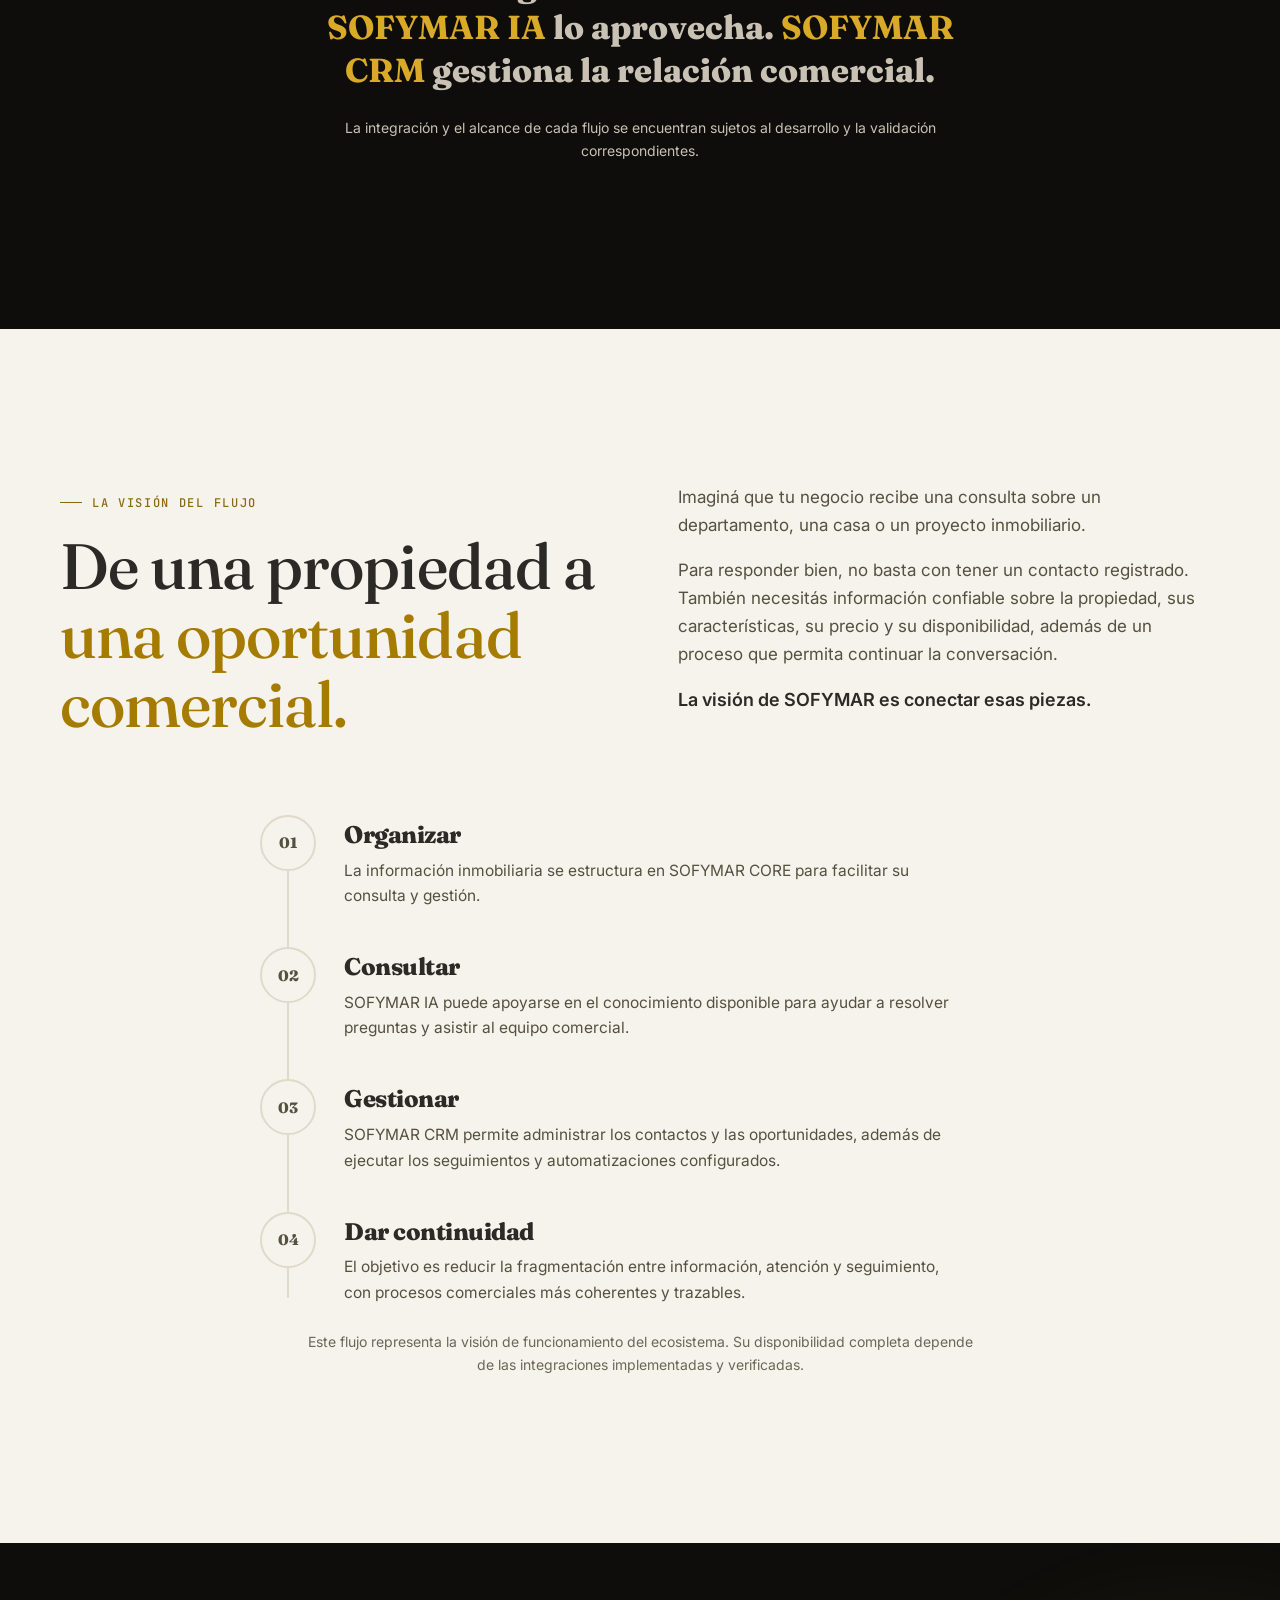
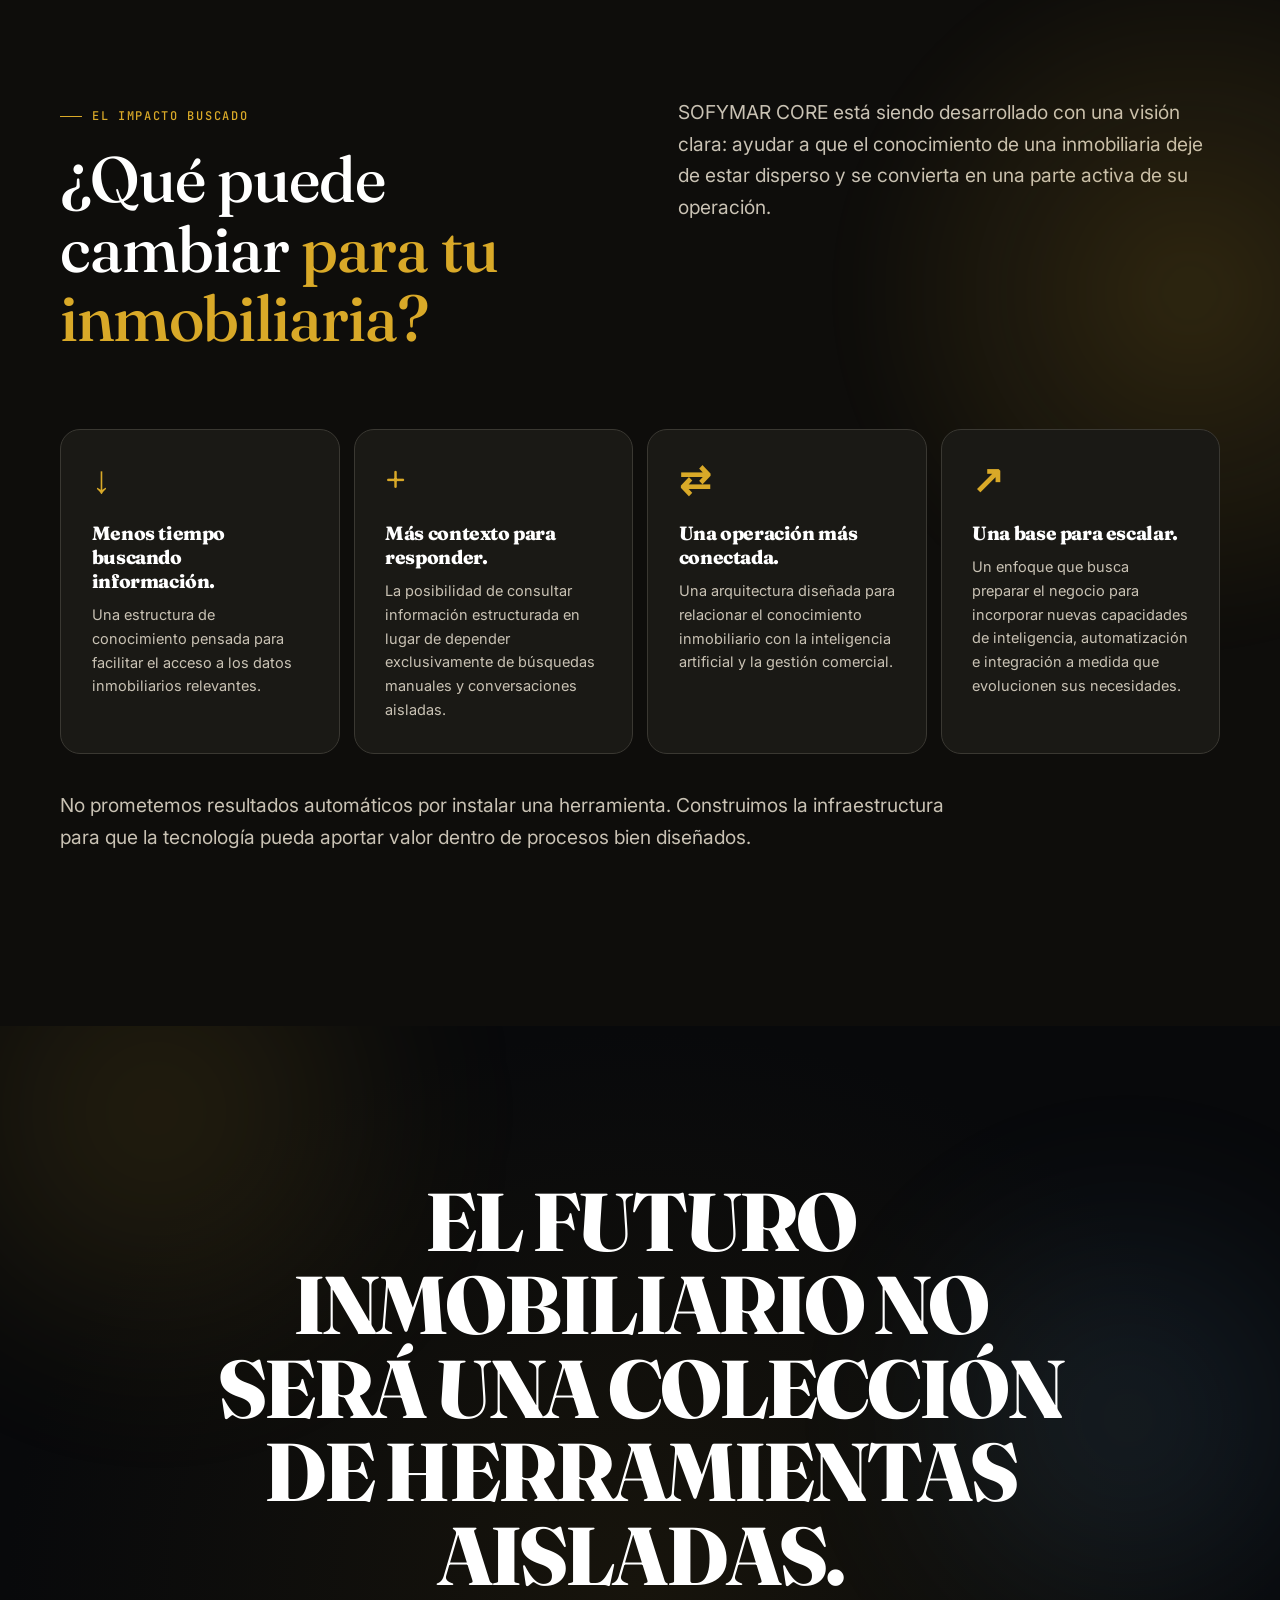
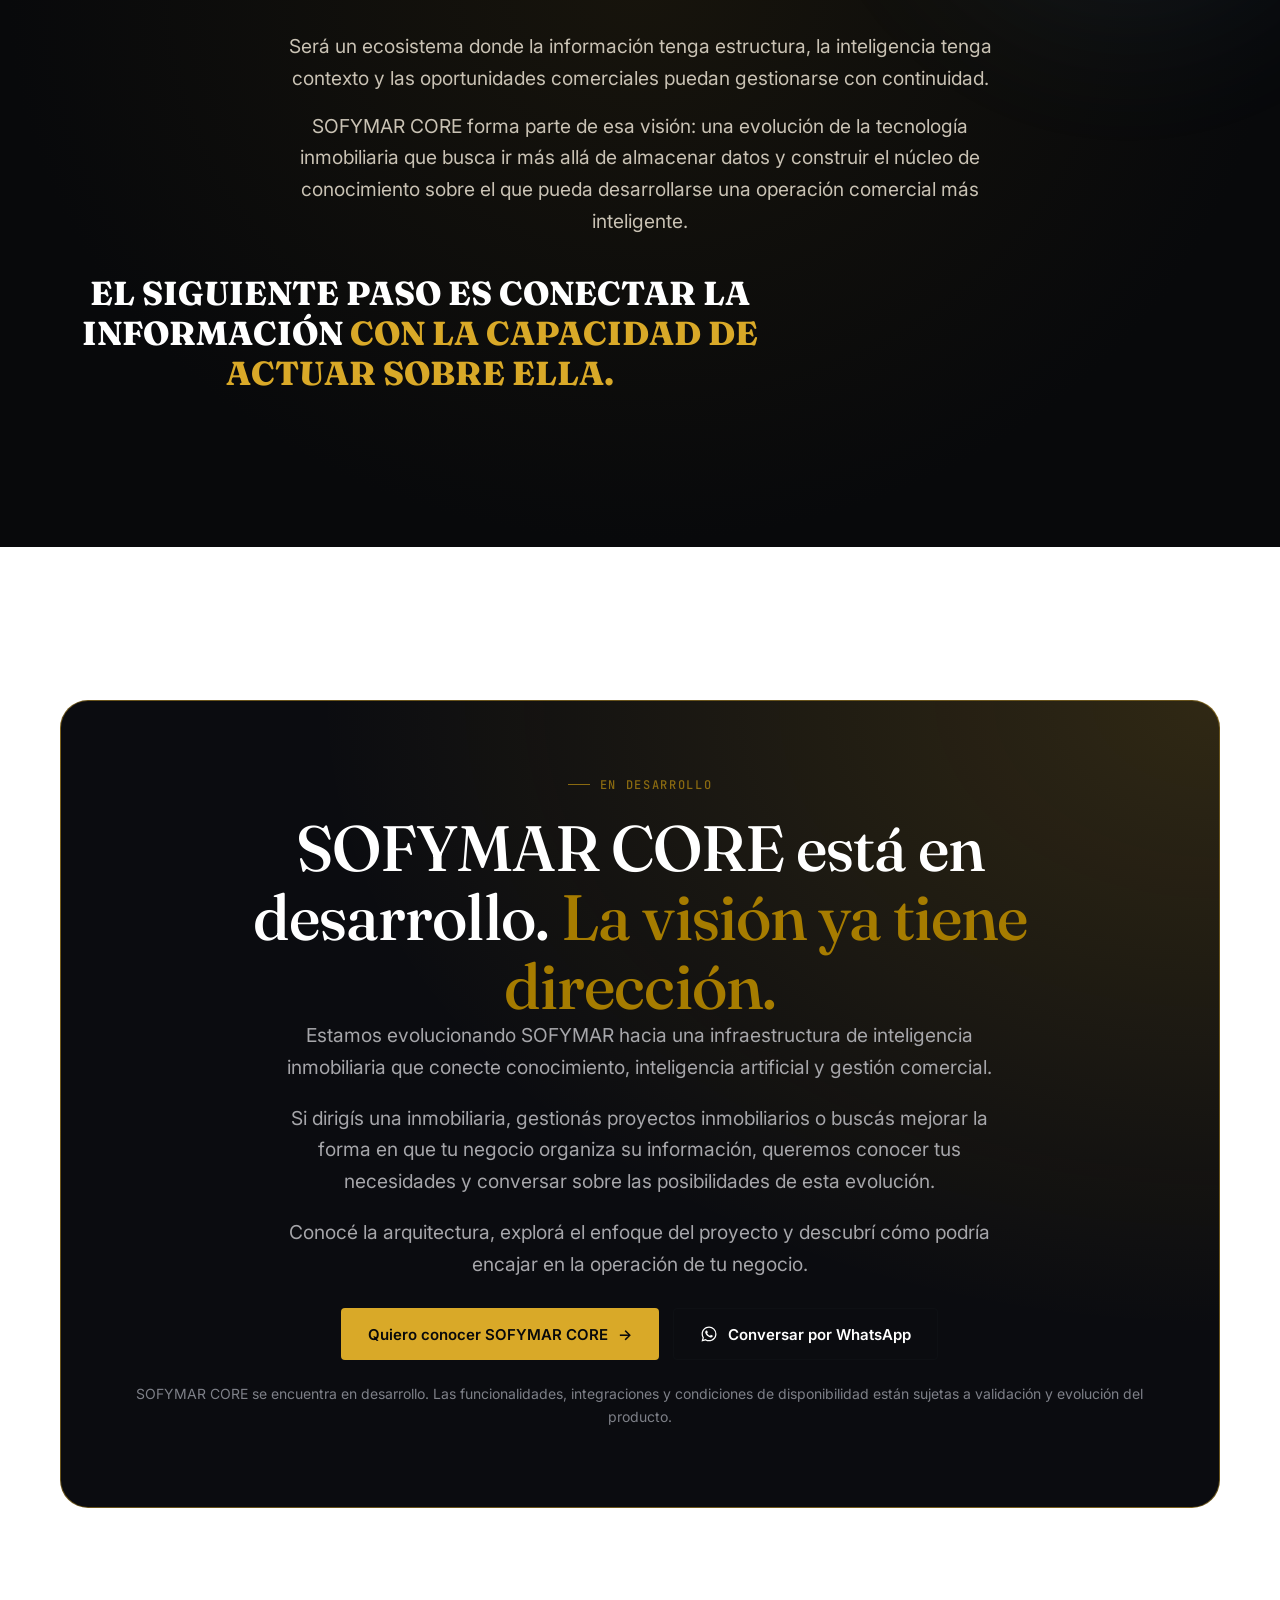
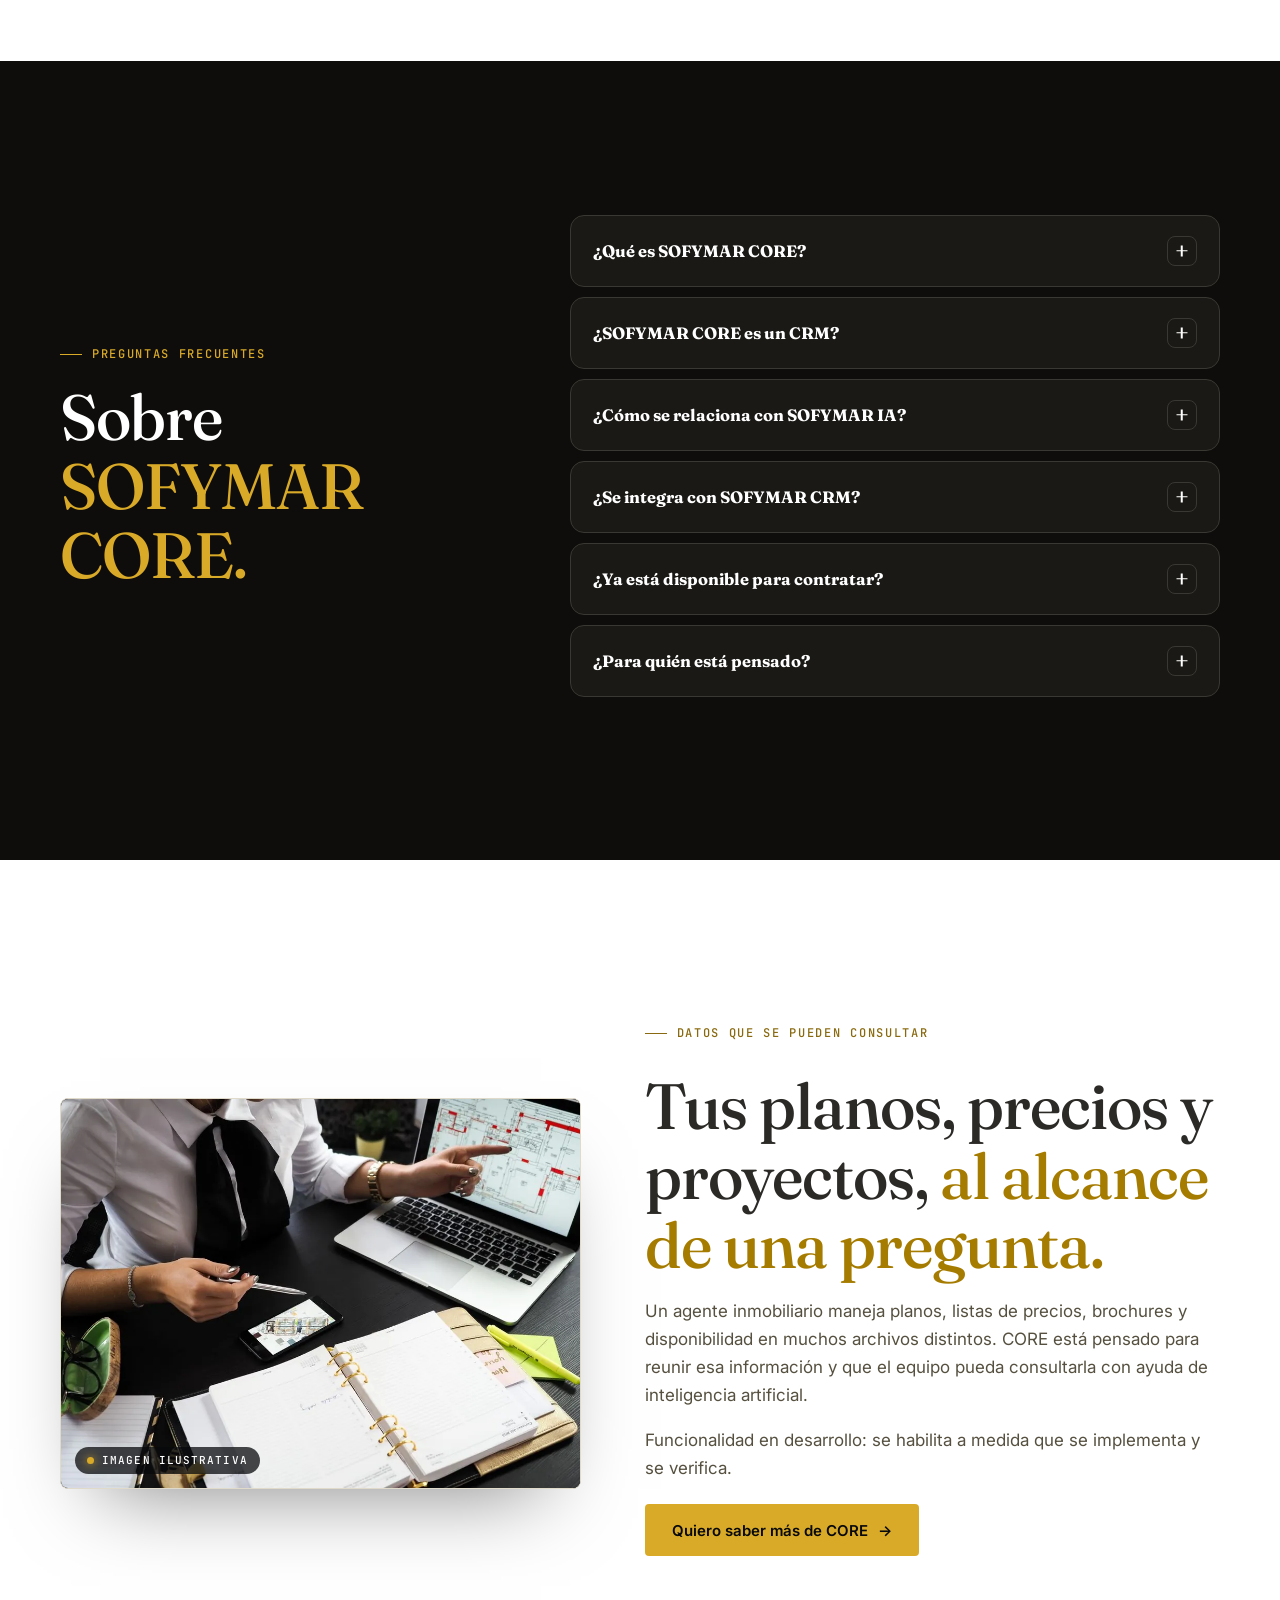
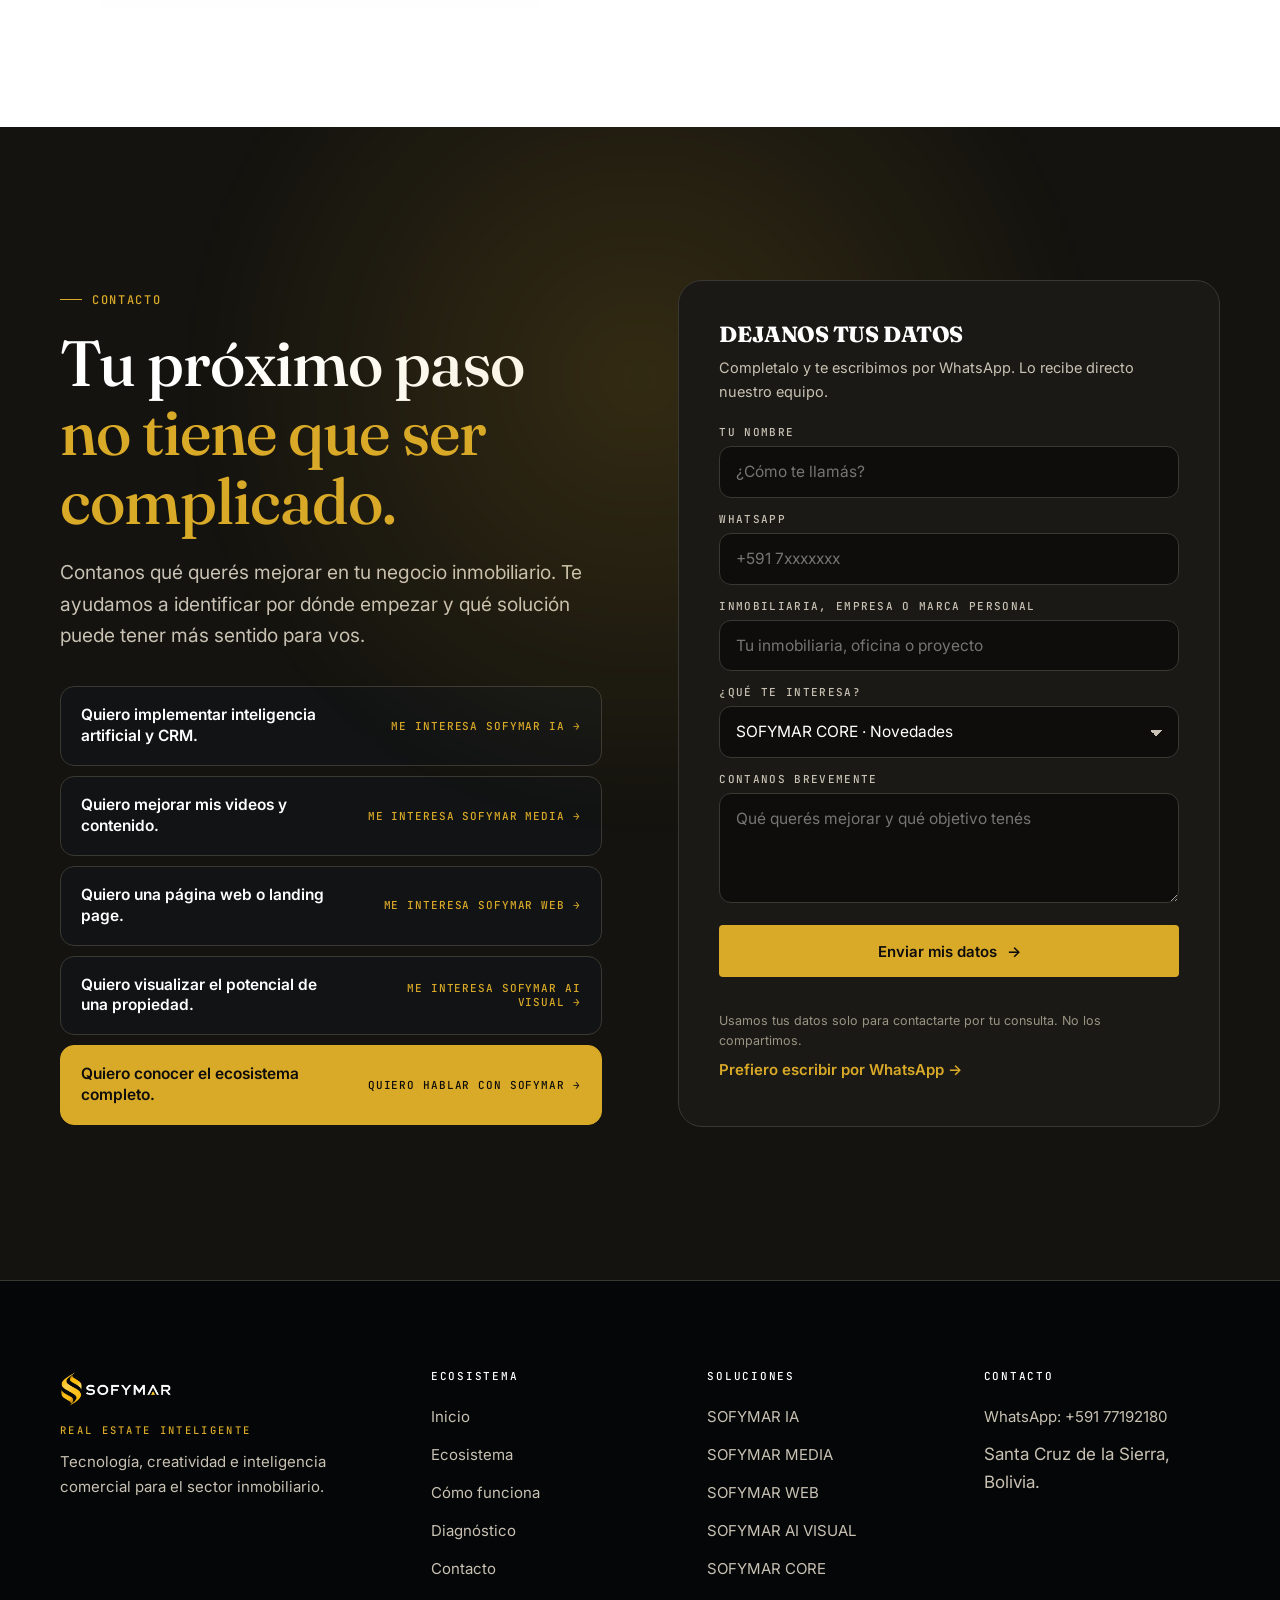
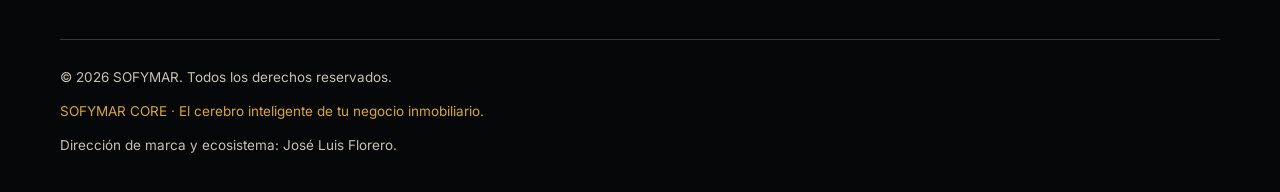
<file: core.html>
<!doctype html>
<html lang="es-BO">
<head>
<meta name="robots" content="noindex, nofollow">
<meta charset="utf-8">
<meta name="viewport" content="width=device-width, initial-scale=1">
<title>SOFYMAR CORE | El cerebro inteligente de tu negocio inmobiliario</title>
<meta name="description" content="SOFYMAR CORE, plataforma en desarrollo: el núcleo de conocimiento de un ecosistema inmobiliario conectado con SOFYMAR IA y SOFYMAR CRM.">
<meta name="theme-color" content="#08090B">
<link rel="icon" type="image/png" href="assets/favicon.png">
<link rel="apple-touch-icon" href="assets/apple-touch-icon.png">
<meta property="og:type" content="website">
<meta property="og:locale" content="es_BO">
<meta property="og:site_name" content="SOFYMAR">
<meta property="og:title" content="SOFYMAR CORE | El cerebro inteligente de tu negocio inmobiliario">
<meta property="og:description" content="SOFYMAR CORE, plataforma en desarrollo: el núcleo de conocimiento de un ecosistema inmobiliario conectado con SOFYMAR IA y SOFYMAR CRM.">
<meta property="og:image" content="assets/og-sofymar.jpg">
<meta name="twitter:card" content="summary_large_image">
<!-- PENDIENTE: con dominio, agregar <link rel="canonical"> y og:url; og:image absoluta -->
<link rel="preconnect" href="https://fonts.googleapis.com">
<link rel="preconnect" href="https://fonts.gstatic.com" crossorigin>
<link href="https://fonts.googleapis.com/css2?family=Inter:wght@400;500;600&family=JetBrains+Mono:wght@500&family=Manrope:wght@500;600;700;800&family=Fraunces:opsz,wght@9..144,400;9..144,500;9..144,600&display=swap" rel="stylesheet">
<link rel="stylesheet" href="assets/sofymar-v2.css">
<link rel="stylesheet" href="assets/sofymar-extra.css">

</head>
<body>
<a class="skip" href="#contenido">Saltar al contenido</a>
<svg width="0" height="0" style="position:absolute" aria-hidden="true"><defs>
  <symbol id="i-wa" viewBox="0 0 24 24"><path fill="currentColor" d="M12.04 2C6.58 2 2.13 6.45 2.13 11.91c0 1.75.46 3.45 1.32 4.95L2.05 22l5.25-1.38a9.9 9.9 0 0 0 4.74 1.21h.01c5.46 0 9.91-4.45 9.91-9.91A9.85 9.85 0 0 0 12.04 2Zm0 18.15h-.01a8.2 8.2 0 0 1-4.19-1.150l-.3-.18-3.12.82.83-3.04-.2-.31a8.23 8.23 0 0 1-1.26-4.38c0-4.54 3.7-8.24 8.25-8.24a8.2 8.2 0 0 1 8.24 8.25c0 4.54-3.7 8.23-8.24 8.23Zm4.52-6.16c-.25-.12-1.47-.72-1.690-.81-.23-.08-.39-.12-.56.12-.17.25-.64.81-.78.97-.14.17-.29.19-.54.06-.25-.12-1.05-.39-1.99-1.23-.74-.66-1.23-1.47-1.38-1.72-.14-.25-.02-.38.11-.51.11-.11.25-.29.37-.43.12-.15.17-.25.25-.41.08-.17.04-.31-.02-.43-.06-.12-.56-1.34-.76-1.84-.2-.48-.41-.42-.56-.43h-.48a.92.92 0 0 0-.66.31c-.23.25-.87.85-.87 2.07 0 1.22.89 2.4 1.01 2.56.12.17 1.75 2.67 4.24 3.74.59.26 1.050.41 1.41.52.59.19 1.13.16 1.56.1.48-.07 1.47-.6 1.67-1.18.21-.58.21-1.07.14-1.18-.06-.1-.22-.16-.47-.29Z"/></symbol>
  <symbol id="i-check" viewBox="0 0 24 24"><path fill="none" stroke="currentColor" stroke-width="2" stroke-linecap="round" stroke-linejoin="round" d="m5 12.5 4.2 4.2L19 7"/></symbol>
  <symbol id="i-x" viewBox="0 0 24 24"><path fill="none" stroke="currentColor" stroke-width="2" stroke-linecap="round" d="M7 7l10 10M17 7 7 17"/></symbol>
  <symbol id="i-ia" viewBox="0 0 24 24"><g fill="none" stroke="currentColor" stroke-width="1.6" stroke-linecap="round" stroke-linejoin="round"><path d="M4 6.5A2.5 2.5 0 0 1 6.5 4h11A2.5 2.5 0 0 1 20 6.5v7a2.5 2.5 0 0 1-2.5 2.5H11l-4.5 4v-4A2.5 2.5 0 0 1 4 13.5Z"/><path d="M8.5 10h.01M12 10h.01M15.5 10h.01"/></g></symbol>
  <symbol id="i-media" viewBox="0 0 24 24"><g fill="none" stroke="currentColor" stroke-width="1.6" stroke-linecap="round" stroke-linejoin="round"><rect x="3" y="6" width="13" height="12" rx="2.5"/><path d="m16 10.5 5-3v9l-5-3"/></g></symbol>
  <symbol id="i-web" viewBox="0 0 24 24"><g fill="none" stroke="currentColor" stroke-width="1.6" stroke-linecap="round" stroke-linejoin="round"><rect x="3" y="4" width="18" height="16" rx="2.5"/><path d="M3 9h18M7 6.5h.01M9.5 6.5h.01"/></g></symbol>
  <symbol id="i-visual" viewBox="0 0 24 24"><g fill="none" stroke="currentColor" stroke-width="1.6" stroke-linecap="round" stroke-linejoin="round"><path d="M3 20h18M5 20V10l7-5 7 5v10"/><path d="M10 20v-5h4v5" stroke-dasharray="2 2"/><path d="M19 2.5l.6 1.4 1.4.6-1.4.6-.6 1.4-.6-1.4L17 4.5l1.4-.6Z"/></g></symbol>
  <symbol id="i-core" viewBox="0 0 24 24"><g fill="none" stroke="currentColor" stroke-width="1.6" stroke-linecap="round" stroke-linejoin="round"><circle cx="12" cy="12" r="3"/><circle cx="4.5" cy="6" r="1.8"/><circle cx="19.5" cy="6" r="1.8"/><circle cx="4.5" cy="18" r="1.8"/><circle cx="19.5" cy="18" r="1.8"/><path d="m6 7 3.6 3M18 7l-3.6 3M6 17l3.6-3M18 17l-3.6-3"/></g></symbol>
  <symbol id="i-shield" viewBox="0 0 24 24"><g fill="none" stroke="currentColor" stroke-width="1.6" stroke-linecap="round" stroke-linejoin="round"><path d="M12 3 5 6v5.5c0 4.3 3 7.7 7 9.5 4-1.8 7-5.2 7-9.5V6Z"/><path d="m9 12 2 2 4-4"/></g></symbol>
  <symbol id="i-land" viewBox="0 0 24 24"><g fill="none" stroke="currentColor" stroke-width="1.6" stroke-linecap="round" stroke-linejoin="round"><path d="M3 19 9 9l4 6 3-4 5 8Z"/><circle cx="17" cy="6" r="2"/></g></symbol>
  <symbol id="i-sofa" viewBox="0 0 24 24"><g fill="none" stroke="currentColor" stroke-width="1.6" stroke-linecap="round" stroke-linejoin="round"><path d="M5 11V8a3 3 0 0 1 3-3h8a3 3 0 0 1 3 3v3"/><path d="M3 13a2 2 0 0 1 4 0v2h10v-2a2 2 0 0 1 4 0v5H3Z"/><path d="M5 18v2M19 18v2"/></g></symbol>
  <symbol id="i-proj" viewBox="0 0 24 24"><g fill="none" stroke="currentColor" stroke-width="1.6" stroke-linecap="round" stroke-linejoin="round"><path d="M4 20V8l8-4 8 4v12"/><path d="M4 20h16M9 20v-6h6v6M8 10h.01M12 10h.01M16 10h.01"/></g></symbol>
  <symbol id="i-target" viewBox="0 0 24 24"><g fill="none" stroke="currentColor" stroke-width="1.6"><circle cx="12" cy="12" r="8"/><circle cx="12" cy="12" r="4"/><circle cx="12" cy="12" r=".8" fill="currentColor"/></g></symbol>
  <symbol id="i-bolt" viewBox="0 0 24 24"><path fill="none" stroke="currentColor" stroke-width="1.6" stroke-linejoin="round" d="M13 3 5 13h6l-1 8 8-10h-6Z"/></symbol>
  <symbol id="i-spark" viewBox="0 0 24 24"><path fill="none" stroke="currentColor" stroke-width="1.6" stroke-linejoin="round" d="M12 3l1.8 5.2L19 10l-5.2 1.8L12 17l-1.8-5.2L5 10l5.2-1.8Z"/></symbol>
  <symbol id="i-layers" viewBox="0 0 24 24"><g fill="none" stroke="currentColor" stroke-width="1.6" stroke-linejoin="round"><path d="m12 3 9 5-9 5-9-5Z"/><path d="m3 13 9 5 9-5"/></g></symbol>
  <symbol id="i-link" viewBox="0 0 24 24"><g fill="none" stroke="currentColor" stroke-width="1.6" stroke-linecap="round"><path d="M10 14a4 4 0 0 0 5.7 0l3-3a4 4 0 0 0-5.7-5.7l-1 1"/><path d="M14 10a4 4 0 0 0-5.7 0l-3 3a4 4 0 0 0 5.7 5.7l1-1"/></g></symbol>
  <symbol id="i-pin" viewBox="0 0 24 24"><g fill="none" stroke="currentColor" stroke-width="1.6"><path d="M12 21s-7-6.2-7-11.5A7 7 0 0 1 19 9.5C19 14.8 12 21 12 21Z"/><circle cx="12" cy="9.5" r="2.5"/></g></symbol>
  <symbol id="i-msg" viewBox="0 0 24 24"><g fill="none" stroke="currentColor" stroke-width="1.6" stroke-linejoin="round"><path d="M4 5h16v11H9l-5 4Z"/></g></symbol>
  <symbol id="i-crm" viewBox="0 0 24 24"><g fill="none" stroke="currentColor" stroke-width="1.6" stroke-linecap="round"><rect x="3" y="4" width="18" height="16" rx="2.5"/><path d="M7 9h10M7 13h6M7 17h8"/></g></symbol>
  <symbol id="i-l" viewBox="0 0 24 24"><path fill="none" stroke="currentColor" stroke-width="1.6" stroke-linecap="round" stroke-linejoin="round" d="M19 12H5m6-6-6 6 6 6"/></symbol>
  <symbol id="i-play" viewBox="0 0 24 24"><path fill="currentColor" d="M8 5.5v13a1 1 0 0 0 1.5.86l10.5-6.5a1 1 0 0 0 0-1.72L9.5 4.64A1 1 0 0 0 8 5.5z"/></symbol>
  <symbol id="i-r" viewBox="0 0 24 24"><path fill="none" stroke="currentColor" stroke-width="1.6" stroke-linecap="round" stroke-linejoin="round" d="M5 12h14m-6-6 6 6-6 6"/></symbol>
</defs></svg>

<header class="hdr" id="hdr">
  <div class="wrap hdr-in">
    <a class="brand" href="index.html" aria-label="SOFYMAR — inicio">
      <img src="assets/sofymar-logo-transparente.webp" alt="SOFYMAR" width="1626" height="524">
      <span class="d">REAL ESTATE<br>INTELIGENTE</span>
    </a>
    <nav class="nav" aria-label="Principal">
      <a href="index.html">Inicio</a>
      <a href="index.html#ecosistema">Ecosistema</a>
      <div class="dd" id="dd">
        <button type="button" aria-expanded="false" aria-controls="dd-menu">Soluciones</button>
        <div class="dd-menu" id="dd-menu">
          <a href="ia.html"><span class="i"><svg aria-hidden="true"><use href="#i-ia"/></svg></span><strong>SOFYMAR IA</strong><span>Inteligencia artificial + CRM</span></a>
          <a href="media.html"><span class="i"><svg aria-hidden="true"><use href="#i-media"/></svg></span><strong>SOFYMAR MEDIA</strong><span>Producción audiovisual</span></a>
          <a href="web.html"><span class="i"><svg aria-hidden="true"><use href="#i-web"/></svg></span><strong>SOFYMAR WEB</strong><span>Landings, webs y showrooms 3D</span></a>
          <a href="ai-visual.html"><span class="i"><svg aria-hidden="true"><use href="#i-visual"/></svg></span><strong>SOFYMAR AI VISUAL</strong><span>Visualización con IA generativa</span></a>
          <a href="core.html" class="wide"><span class="i"><svg aria-hidden="true"><use href="#i-core"/></svg></span><strong>SOFYMAR CORE · EN DESARROLLO</strong><span>Inteligencia comercial inmobiliaria</span></a>
        </div>
      </div>
      <a href="index.html#trabajos">Trabajos</a>
      <a href="index.html#diagnostico">Diagnóstico</a>
      <a href="#contacto">Contacto</a>
    </nav>
    <a class="btn btn-gold btn-desk" data-wa="core" data-event="cta_header" href="https://wa.me/59177192180" target="_blank" rel="noopener">Hablemos de tu negocio <span class="arr" aria-hidden="true">→</span></a>
    <button class="burger" id="burger" type="button" aria-label="Abrir menú" aria-expanded="false" aria-controls="mnav"><span></span><span></span><span></span></button>
  </div>
</header>
<nav class="mnav" id="mnav" aria-label="Menú móvil">
  <a href="index.html">Inicio</a>
  <a href="index.html#ecosistema">Ecosistema</a>
  <div class="sub">
    <a href="ia.html">SOFYMAR IA</a><a href="media.html">SOFYMAR MEDIA</a><a href="web.html">SOFYMAR WEB</a><a href="ai-visual.html">SOFYMAR AI VISUAL</a><a href="core.html">SOFYMAR CORE</a>
  </div>
  <a href="index.html#trabajos">Trabajos</a>
  <a href="index.html#diagnostico">Diagnóstico</a>
  <a href="#contacto">Contacto</a>
  <a class="btn btn-gold" data-wa="core" href="https://wa.me/59177192180" target="_blank" rel="noopener">Hablemos de tu negocio <span class="arr" aria-hidden="true">→</span></a>
</nav>


<main id="contenido">

<div class="sprog" data-sprog aria-hidden="true"><i></i></div>

<!-- ======== HERO ======== -->
<section class="sec grid-bg core-hero" id="inicio-core" aria-labelledby="t-core">
  <div class="aurora" aria-hidden="true"><i class="a1"></i><i class="a2"></i><i class="a3"></i></div>
  <div class="wrap">
    <div class="split">
      <div>
        <nav class="crumb rv" aria-label="Ruta"><a href="index.html">SOFYMAR</a><i></i><span>Core</span></nav>
        <p class="tag rv">Inteligencia inmobiliaria · Plataforma en desarrollo</p>
        <h1 class="core-h1 rv" id="t-core"><span class="core-name">SOFYMAR CORE</span>El cerebro <span class="o">inteligente</span> de tu negocio inmobiliario.</h1>
        <p class="lead rv d1">El futuro de una inmobiliaria no depende de cuántas herramientas utiliza, sino de qué tan bien puede conectar su información, su inteligencia y sus operaciones comerciales.</p>
        <p class="lead rv d2">SOFYMAR CORE está evolucionando para convertirse en el núcleo de inteligencia de un ecosistema inmobiliario conectado: una infraestructura diseñada para organizar el conocimiento de tu negocio y preparar el camino para una nueva forma de operar con inteligencia artificial.</p>
        <div class="btn-row rv d2" style="margin-top:30px">
          <a class="btn btn-gold" href="#formulario" data-interes="SOFYMAR CORE" data-prefill="Quiero conocer SOFYMAR CORE y su evolución." data-event="core_hero_conocer">Quiero conocer SOFYMAR CORE <span class="arr" aria-hidden="true">→</span></a>
          <a class="btn btn-line" href="index.html#ecosistema" data-event="core_hero_ecosistema">Explorar el ecosistema</a>
        </div>
        <p class="small muted rv d3" style="margin-top:22px;max-width:56ch">Plataforma en desarrollo. Consultá sobre su evolución y las posibilidades de integración para tu negocio.</p>
      </div>
      <div class="rv d2">
        <div class="core-vis keep-dark" role="img" aria-label="Representación visual: propiedades, proyectos, unidades, precios, documentos y requerimientos conectados al núcleo de SOFYMAR CORE">
          <span class="cv-halo"></span>
          <span class="cv-ring r3"></span><span class="cv-ring r2"></span><span class="cv-ring r1"></span>
          <div class="cv-orbit o2">
            <i class="dt" style="--a:0deg"></i><i class="dt" style="--a:36deg"></i><i class="dt" style="--a:72deg"></i><i class="dt" style="--a:108deg"></i><i class="dt" style="--a:144deg"></i>
            <i class="dt" style="--a:180deg"></i><i class="dt" style="--a:216deg"></i><i class="dt" style="--a:252deg"></i><i class="dt" style="--a:288deg"></i><i class="dt" style="--a:324deg"></i>
          </div>
          <div class="cv-orbit o1">
            <i class="spoke" style="--a:0deg;--d:0s"></i><i class="spoke" style="--a:60deg;--d:.5s"></i><i class="spoke" style="--a:120deg;--d:1s"></i>
            <i class="spoke" style="--a:180deg;--d:1.5s"></i><i class="spoke" style="--a:240deg;--d:2s"></i><i class="spoke" style="--a:300deg;--d:2.5s"></i>
            <span class="nd" style="--a:0deg"><b>Propiedades</b></span>
            <span class="nd" style="--a:60deg"><b>Proyectos</b></span>
            <span class="nd" style="--a:120deg"><b>Unidades</b></span>
            <span class="nd" style="--a:180deg"><b>Precios</b></span>
            <span class="nd" style="--a:240deg"><b>Documentos</b></span>
            <span class="nd" style="--a:300deg"><b>Requerimientos</b></span>
          </div>
          <div class="cv-core"><span class="cv-pulse"></span><b>CORE</b><small>núcleo</small></div>
        </div>
      </div>
    </div>
  </div>
</section>

<!-- ======== CINTA ======== -->
<div class="marquee" aria-hidden="true">
  <div class="track">
    <span>Propiedades</span><span class="ol">Proyectos</span><span>Unidades</span><span class="ol">Precios</span><span>Documentos</span><span class="ol">Requerimientos</span><span>Oportunidades</span>
    <span>Propiedades</span><span class="ol">Proyectos</span><span>Unidades</span><span class="ol">Precios</span><span>Documentos</span><span class="ol">Requerimientos</span><span>Oportunidades</span>
  </div>
</div>

<!-- ======== INFORMACIÓN → CONOCIMIENTO ======== -->
<section class="sec lt" id="conocimiento" aria-labelledby="t-info">
  <div class="wrap">
    <div class="split top">
      <div>
        <p class="tag rv">El punto de partida</p>
        <h2 class="big" id="t-info" data-words>Tu inmobiliaria genera información. Es momento de convertirla en <span class="o">conocimiento.</span></h2>
        <div class="body-txt rv" style="margin-top:28px">
          <p>Propiedades, proyectos, documentos, precios, requerimientos, clientes y oportunidades comerciales forman parte del día a día de una inmobiliaria.</p>
          <p>Pero tener toda esa información no significa que esté conectada, organizada o disponible cuando realmente se necesita.</p>
          <p>Cuando cada herramienta trabaja por separado, el negocio pierde contexto. El equipo dedica tiempo a buscar información, las oportunidades dependen de procesos manuales y la inteligencia comercial queda limitada por la forma en que se gestiona el conocimiento.</p>
        </div>
      </div>
      <div>
        <div class="settle keep-dark" data-settle aria-label="Información dispersa que se ordena en una estructura de conocimiento" role="img">
          <div class="settle-hd"><span class="lbl">Antes</span><span class="settle-arrow" aria-hidden="true">→</span><span class="lbl on">Con CORE</span></div>
          <div class="chips">
            <span class="sc" style="--x:-34px;--y:18px;--r:-9deg;--i:0">Propiedades</span>
            <span class="sc" style="--x:42px;--y:-22px;--r:7deg;--i:1">Proyectos</span>
            <span class="sc" style="--x:-18px;--y:34px;--r:5deg;--i:2">Unidades</span>
            <span class="sc" style="--x:28px;--y:26px;--r:-6deg;--i:3">Precios</span>
            <span class="sc" style="--x:-44px;--y:-16px;--r:10deg;--i:4">Documentos</span>
            <span class="sc" style="--x:20px;--y:-34px;--r:-8deg;--i:5">Requerimientos</span>
            <span class="sc" style="--x:-26px;--y:28px;--r:6deg;--i:6">Clientes</span>
            <span class="sc" style="--x:38px;--y:12px;--r:-11deg;--i:7">Oportunidades</span>
          </div>
          <div class="settle-core"><span class="live-dot"></span>Conocimiento estructurado</div>
        </div>
        <p class="h3-line rv" style="margin-top:34px">El siguiente paso no es añadir más herramientas. <span class="o">Es construir una infraestructura que permita trabajar de forma más inteligente.</span></p>
      </div>
    </div>
  </div>
</section>

<!-- ======== QUÉ ES CORE ======== -->
<section class="sec grid-bg" id="que-es" aria-labelledby="t-que">
  <div class="glow" style="width:800px;height:800px;left:-300px;top:10%"></div>
  <div class="wrap">
    <div class="split">
      <div>
        <p class="tag rv">SOFYMAR CORE</p>
        <h2 class="big" id="t-que" data-words>El cerebro detrás de <span class="o">la operación inmobiliaria.</span></h2>
        <div class="body-txt rv" style="margin-top:26px">
          <p>SOFYMAR CORE es la evolución tecnológica de SOFYMAR hacia una plataforma de inteligencia comercial especializada en el sector inmobiliario.</p>
          <p>Su propósito es centralizar y estructurar el conocimiento del negocio para que la información de propiedades, proyectos, unidades y documentos pueda convertirse en una base útil para consultas, análisis y procesos comerciales asistidos por inteligencia artificial.</p>
          <p class="strong-line">No se trata simplemente de almacenar propiedades. Se trata de construir una estructura de conocimiento sobre la que pueda operar un ecosistema inmobiliario más conectado.</p>
        </div>
      </div>
      <div class="proto rv">
        <div class="tilt" data-tilt>
          <div class="browser"><div class="bar"><i></i><i></i><i></i><span>SOFYMAR CORE · centro de mando (prototipo)</span></div><img src="assets/core-centro-mando.webp" alt="Prototipo del centro de mando de SOFYMAR CORE: consultas en lenguaje natural sobre inventario, proyectos y clientes" loading="lazy" width="1600" height="555"></div>
        </div>
        <span class="chip proto-chip"><span class="dot pulse"></span>Prototipo en desarrollo · no es el producto final</span>
      </div>
    </div>
  </div>
</section>

<!-- ======== UN NÚCLEO, MÚLTIPLES POSIBILIDADES ======== -->
<section class="sec lt-w" id="posibilidades" aria-labelledby="t-nuc">
  <div class="wrap">
    <div class="head center">
      <p class="tag c rv">Un núcleo</p>
      <h2 class="big rv" id="t-nuc">Un núcleo. <span class="o">Múltiples posibilidades.</span></h2>
    </div>
    <div class="cap4 stg">
      <article class="cc" data-spot><span class="cn">01</span><h3>Inventario inmobiliario estructurado</h3><p>Organiza la información de propiedades, proyectos, tipologías, unidades y precios en una estructura diseñada para facilitar su consulta y gestión.</p></article>
      <article class="cc" data-spot><span class="cn">02</span><h3>Conocimiento centralizado</h3><p>Relaciona la información comercial con sus documentos y fuentes disponibles, ayudando a construir una visión más coherente del inventario.</p></article>
      <article class="cc" data-spot><span class="cn">03</span><h3>Inteligencia comercial</h3><p>Prepara el terreno para consultar información inmobiliaria en lenguaje natural, identificar datos relevantes y apoyar decisiones comerciales con mayor contexto.</p></article>
      <article class="cc" data-spot><span class="cn">04</span><h3>Trazabilidad de la información</h3><p>Una arquitectura orientada a conservar referencias sobre el origen de los datos y sus cambios, según las capacidades implementadas y verificadas.</p></article>
    </div>
  </div>
</section>

<!-- ======== EL EQUIPO DE AGENTES ======== -->
<section class="sec grid-bg" id="agentes" aria-labelledby="t-agentes">
  <div class="wrap">
    <div class="head center">
      <p class="tag c rv">El equipo de IA</p>
      <h2 class="big rv" id="t-agentes"><span class="o">Un equipo de agentes de IA,</span> cada uno con su trabajo.</h2>
      <p class="lead rv">Dentro de SOFYMAR CORE trabajamos en un equipo de agentes especializados, organizado como una agencia inmobiliaria. Cada área cubre una parte del proceso comercial.</p>
    </div>
    <div class="ag-grid ag-four stg" style="margin-top:34px">
      <article class="ag" data-spot><span class="cn">01</span><h4>Estrategia</h4><p>Definen qué hacer primero y cómo se vende cada propiedad, con el criterio de quien conoce el mercado.</p></article>
      <article class="ag" data-spot><span class="cn">02</span><h4>Mercado y precio</h4><p>Leen el inventario real, la competencia y los precios antes de tomar una decisión.</p></article>
      <article class="ag" data-spot><span class="cn">03</span><h4>Contenido y campañas</h4><p>Convierten una propiedad en anuncios, guiones y páginas pensados para el comprador correcto.</p></article>
      <article class="ag" data-spot><span class="cn">04</span><h4>Seguimiento y resultados</h4><p>Cuidan lo que pasa después del primer contacto y ordenan cuánto rinde cada inversión.</p></article>
    </div>
    <p class="note rv" style="margin:34px auto 0;text-align:center;max-width:62ch">Equipo en desarrollo: hoy se prueba dentro del prototipo de CORE. Cada capacidad se irá habilitando a medida que se implemente y se verifique.</p>
  </div>
</section>

<!-- ======== NO ES OTRO CRM ======== -->
<section class="sec grid-bg" id="no-crm" aria-labelledby="t-crm">
  <div class="wrap">
    <div class="head center">
      <p class="tag c rv">El ecosistema</p>
      <h2 class="big" id="t-crm" data-words>No es otro CRM. Es el cerebro <span class="o">que complementa tu CRM.</span></h2>
      <p class="lead rv">Una inmobiliaria necesita mucho más que una lista de contactos. Necesita conocer su inventario, comprender sus oportunidades y coordinar la información que utiliza para vender.</p>
      <p class="lead rv">Por eso, SOFYMAR CORE está concebido para trabajar dentro de un ecosistema en el que cada componente cumple una función diferente.</p>
    </div>
    <div class="trio" data-flow>
      <article class="tr keep-dark hot rv">
        <span class="trk">SOFYMAR CORE</span><h3>El cerebro inmobiliario.</h3>
        <p>La capa de conocimiento e información estructurada del negocio: propiedades, proyectos, unidades, documentos y datos comerciales.</p>
        <span class="badge">En desarrollo</span>
      </article>
      <div class="tw" aria-hidden="true"><i></i><i></i><i></i></div>
      <article class="tr keep-dark rv">
        <span class="trk">SOFYMAR IA</span><h3>La inteligencia que trabaja con el conocimiento.</h3>
        <p>La capa de inteligencia artificial diseñada para consultar información, interpretar necesidades y apoyar tareas comerciales mediante las herramientas y capacidades disponibles.</p>
      </article>
      <div class="tw" aria-hidden="true"><i></i><i></i><i></i></div>
      <article class="tr keep-dark rv">
        <span class="trk">SOFYMAR CRM</span><h3>El centro de gestión comercial.</h3>
        <p>El CRM que permite administrar contactos, conversaciones, oportunidades, seguimientos y automatizaciones según la configuración de cada negocio.</p>
      </article>
    </div>
    <div class="result rv">
      <p class="tag">El resultado que buscamos</p>
      <p class="lead" style="max-width:74ch">Una arquitectura donde el conocimiento inmobiliario pueda respaldar la atención comercial y donde las oportunidades tengan un recorrido más organizado: desde el primer contacto hasta el seguimiento y la gestión de la oportunidad.</p>
      <p class="res-line"><b>CORE</b> organiza el conocimiento. <b>SOFYMAR IA</b> lo aprovecha. <b>SOFYMAR CRM</b> gestiona la relación comercial.</p>
      <p class="note">La integración y el alcance de cada flujo se encuentran sujetos al desarrollo y la validación correspondientes.</p>
    </div>
  </div>
</section>

<!-- ======== DE UNA PROPIEDAD A UNA OPORTUNIDAD ======== -->
<section class="sec lt" id="flujo" aria-labelledby="t-flujo">
  <div class="wrap">
    <div class="split top head">
      <div>
        <p class="tag rv">La visión del flujo</p>
        <h2 class="big" id="t-flujo" data-words>De una propiedad a <span class="o">una oportunidad comercial.</span></h2>
      </div>
      <div class="body-txt rv d1">
        <p>Imaginá que tu negocio recibe una consulta sobre un departamento, una casa o un proyecto inmobiliario.</p>
        <p>Para responder bien, no basta con tener un contacto registrado. También necesitás información confiable sobre la propiedad, sus características, su precio y su disponibilidad, además de un proceso que permita continuar la conversación.</p>
        <p class="strong-line">La visión de SOFYMAR es conectar esas piezas.</p>
      </div>
    </div>
    <ol class="how how-core" data-scrollline>
      <li class="rv"><span class="hn">01</span><h3>Organizar</h3><p>La información inmobiliaria se estructura en SOFYMAR CORE para facilitar su consulta y gestión.</p></li>
      <li class="rv"><span class="hn">02</span><h3>Consultar</h3><p>SOFYMAR IA puede apoyarse en el conocimiento disponible para ayudar a resolver preguntas y asistir al equipo comercial.</p></li>
      <li class="rv"><span class="hn">03</span><h3>Gestionar</h3><p>SOFYMAR CRM permite administrar los contactos y las oportunidades, además de ejecutar los seguimientos y automatizaciones configurados.</p></li>
      <li class="rv"><span class="hn">04</span><h3>Dar continuidad</h3><p>El objetivo es reducir la fragmentación entre información, atención y seguimiento, con procesos comerciales más coherentes y trazables.</p></li>
    </ol>
    <p class="note rv center" style="margin-left:auto;margin-right:auto;text-align:center">Este flujo representa la visión de funcionamiento del ecosistema. Su disponibilidad completa depende de las integraciones implementadas y verificadas.</p>
  </div>
</section>

<!-- ======== QUÉ PUEDE CAMBIAR ======== -->
<section class="sec" id="cambia" aria-labelledby="t-cambia">
  <div class="glow" style="width:700px;height:700px;right:-260px;top:0"></div>
  <div class="wrap">
    <div class="split top head">
      <div>
        <p class="tag rv">El impacto buscado</p>
        <h2 class="big" id="t-cambia" data-words>¿Qué puede cambiar <span class="o">para tu inmobiliaria?</span></h2>
      </div>
      <p class="lead rv d1">SOFYMAR CORE está siendo desarrollado con una visión clara: ayudar a que el conocimiento de una inmobiliaria deje de estar disperso y se convierta en una parte activa de su operación.</p>
    </div>
    <div class="cap4 stg">
      <article class="cc" data-spot><span class="cn">↓</span><h3>Menos tiempo buscando información.</h3><p>Una estructura de conocimiento pensada para facilitar el acceso a los datos inmobiliarios relevantes.</p></article>
      <article class="cc" data-spot><span class="cn">+</span><h3>Más contexto para responder.</h3><p>La posibilidad de consultar información estructurada en lugar de depender exclusivamente de búsquedas manuales y conversaciones aisladas.</p></article>
      <article class="cc" data-spot><span class="cn">⇄</span><h3>Una operación más conectada.</h3><p>Una arquitectura diseñada para relacionar el conocimiento inmobiliario con la inteligencia artificial y la gestión comercial.</p></article>
      <article class="cc" data-spot><span class="cn">↗</span><h3>Una base para escalar.</h3><p>Un enfoque que busca preparar el negocio para incorporar nuevas capacidades de inteligencia, automatización e integración a medida que evolucionen sus necesidades.</p></article>
    </div>
    <p class="lead rv" style="margin-top:36px;max-width:76ch">No prometemos resultados automáticos por instalar una herramienta. Construimos la infraestructura para que la tecnología pueda aportar valor dentro de procesos bien diseñados.</p>
  </div>
</section>

<!-- ======== DECLARACIÓN ======== -->
<section class="sec statement-big" aria-labelledby="t-decl">
  <div class="aurora" aria-hidden="true"><i class="a1"></i><i class="a2"></i></div>
  <div class="wrap center">
    <h2 class="mega" id="t-decl" data-words>El futuro inmobiliario no será una colección de herramientas aisladas.</h2>
    <p class="lead rv" style="margin:34px auto 0;max-width:62ch">Será un ecosistema donde la información tenga estructura, la inteligencia tenga contexto y las oportunidades comerciales puedan gestionarse con continuidad.</p>
    <p class="lead rv" style="margin:16px auto 0;max-width:62ch">SOFYMAR CORE forma parte de esa visión: una evolución de la tecnología inmobiliaria que busca ir más allá de almacenar datos y construir el núcleo de conocimiento sobre el que pueda desarrollarse una operación comercial más inteligente.</p>
    <p class="h3-line rv" style="margin-top:36px">El siguiente paso es conectar la información <span class="o">con la capacidad de actuar sobre ella.</span></p>
  </div>
</section>

<!-- ======== CTA ======== -->
<section class="sec lt-w" id="core-cta" aria-labelledby="t-cta-core">
  <div class="wrap">
    <div class="trial keep-dark rv">
      <div class="trial-l" style="grid-column:1/-1;text-align:center">
        <p class="tag" style="justify-content:center">En desarrollo</p>
        <h2 class="big" id="t-cta-core" style="margin-left:auto;margin-right:auto;max-width:20ch">SOFYMAR CORE está en desarrollo. <span class="o">La visión ya tiene dirección.</span></h2>
        <p class="lead" style="margin-left:auto;margin-right:auto">Estamos evolucionando SOFYMAR hacia una infraestructura de inteligencia inmobiliaria que conecte conocimiento, inteligencia artificial y gestión comercial.</p>
        <p class="lead" style="margin-left:auto;margin-right:auto">Si dirigís una inmobiliaria, gestionás proyectos inmobiliarios o buscás mejorar la forma en que tu negocio organiza su información, queremos conocer tus necesidades y conversar sobre las posibilidades de esta evolución.</p>
        <p class="lead" style="margin-left:auto;margin-right:auto">Conocé la arquitectura, explorá el enfoque del proyecto y descubrí cómo podría encajar en la operación de tu negocio.</p>
        <div class="btn-row" style="justify-content:center;margin-top:28px">
          <a class="btn btn-gold" href="#formulario" data-interes="SOFYMAR CORE" data-prefill="Quiero conocer SOFYMAR CORE y su evolución." data-event="core_cta_conocer">Quiero conocer SOFYMAR CORE <span class="arr" aria-hidden="true">→</span></a>
          <a class="btn btn-line" data-wa="core" href="https://wa.me/59177192180" target="_blank" rel="noopener" data-event="core_cta_whatsapp"><svg class="wa-ico" aria-hidden="true"><use href="#i-wa"/></svg>Conversar por WhatsApp</a>
        </div>
        <p class="small muted" style="margin-top:22px">SOFYMAR CORE se encuentra en desarrollo. Las funcionalidades, integraciones y condiciones de disponibilidad están sujetas a validación y evolución del producto.</p>
      </div>
    </div>
  </div>
</section>

<!-- ======== FAQ ======== -->
<section class="sec" id="faq-core" aria-labelledby="t-faq-core">
  <div class="wrap faq-grid">
    <div class="sticky">
      <p class="tag rv">Preguntas frecuentes</p>
      <h2 class="big rv" id="t-faq-core">Sobre <span class="o">SOFYMAR CORE.</span></h2>
    </div>
    <div class="faq rv d1">
      <details><summary>¿Qué es SOFYMAR CORE?<span class="pm" aria-hidden="true"></span></summary><div class="ans"><p>Es una plataforma en desarrollo orientada a centralizar y estructurar el conocimiento inmobiliario para facilitar su consulta y su aprovechamiento dentro de procesos de inteligencia comercial.</p></div></details>
      <details><summary>¿SOFYMAR CORE es un CRM?<span class="pm" aria-hidden="true"></span></summary><div class="ans"><p>No. Su enfoque es el conocimiento y la información estructurada del negocio inmobiliario. SOFYMAR CRM cumple la función de CRM para gestionar contactos, conversaciones, oportunidades y procesos comerciales.</p></div></details>
      <details><summary>¿Cómo se relaciona con SOFYMAR IA?<span class="pm" aria-hidden="true"></span></summary><div class="ans"><p>SOFYMAR IA es la capa de inteligencia artificial del ecosistema. La visión es que pueda utilizar el conocimiento inmobiliario organizado para apoyar consultas y tareas comerciales mediante las capacidades e integraciones disponibles. <a href="ia.html">Conocer SOFYMAR IA</a>.</p></div></details>
      <details><summary>¿Se integra con SOFYMAR CRM?<span class="pm" aria-hidden="true"></span></summary><div class="ans"><p>La arquitectura contempla la colaboración entre SOFYMAR CORE, SOFYMAR IA y SOFYMAR CRM. El alcance de cada integración depende de su implementación y validación; no todas las conexiones deben considerarse disponibles o automáticas mientras sigan en desarrollo.</p></div></details>
      <details><summary>¿Ya está disponible para contratar?<span class="pm" aria-hidden="true"></span></summary><div class="ans"><p>SOFYMAR CORE se encuentra en desarrollo. Podés ponerte en contacto con SOFYMAR para conocer la evolución del proyecto y conversar sobre las necesidades de tu negocio.</p></div></details>
      <details><summary>¿Para quién está pensado?<span class="pm" aria-hidden="true"></span></summary><div class="ans"><p>Para inmobiliarias, agentes, equipos comerciales y desarrolladoras que necesitan organizar mejor la información de sus propiedades y avanzar hacia una operación apoyada por inteligencia artificial y procesos comerciales conectados.</p></div></details>
    </div>
  </div>
</section>


<section class="sec lt-w human" id="personas-core" aria-labelledby="t-hum-core">
  <div class="wrap">
    <div class="split human-in">
      <figure class="human-fig rv">
        <img src="assets/persona-planos-ia.webp" alt="Agentes inmobiliarios trabajando con tecnología (imagen ilustrativa)" loading="lazy" width="1000" height="750">
        <figcaption><span class="dot"></span>Imagen ilustrativa</figcaption>
      </figure>
      <div class="rv">
        <p class="tag">Datos que se pueden consultar</p>
        <h2 class="big" id="t-hum-core">Tus planos, precios y proyectos, <span class="o">al alcance de una pregunta.</span></h2>
        <div class="body-txt"><p>Un agente inmobiliario maneja planos, listas de precios, brochures y disponibilidad en muchos archivos distintos. CORE está pensado para reunir esa información y que el equipo pueda consultarla con ayuda de inteligencia artificial.</p><p>Funcionalidad en desarrollo: se habilita a medida que se implementa y se verifica.</p></div>
        <p style="margin-top:22px"><a class="btn btn-gold" href="#contacto">Quiero saber más de CORE <span class="arr" aria-hidden="true">→</span></a></p>
      </div>
    </div>
  </div>
</section>


<section class="sec alt" id="contacto" aria-labelledby="t-cta">
  <div class="glow" style="width:900px;height:900px;left:50%;top:-200px;margin-left:-450px"></div>
  <div class="wrap contact">
    <div>
      <p class="tag rv">Contacto</p>
      <h2 class="big rv" id="t-cta">Tu próximo paso <span class="o">no tiene que ser complicado.</span></h2>
      <p class="lead rv" style="margin-top:22px">Contanos qué querés mejorar en tu negocio inmobiliario. Te ayudamos a identificar por dónde empezar y qué solución puede tener más sentido para vos.</p>
      <div class="opt-list stg">
        <a class="opt" href="#formulario" data-interes="SOFYMAR IA" data-event="contacto_opcion"><span class="q">Quiero implementar inteligencia artificial y CRM.</span><span class="c">Me interesa SOFYMAR IA →</span></a>
        <a class="opt" href="#formulario" data-interes="SOFYMAR MEDIA" data-event="contacto_opcion"><span class="q">Quiero mejorar mis videos y contenido.</span><span class="c">Me interesa SOFYMAR MEDIA →</span></a>
        <a class="opt" href="#formulario" data-interes="SOFYMAR WEB" data-event="contacto_opcion"><span class="q">Quiero una página web o landing page.</span><span class="c">Me interesa SOFYMAR WEB →</span></a>
        <a class="opt" href="#formulario" data-interes="SOFYMAR AI VISUAL" data-event="contacto_opcion"><span class="q">Quiero visualizar el potencial de una propiedad.</span><span class="c">Me interesa SOFYMAR AI VISUAL →</span></a>
        <a class="opt all" href="#formulario" data-interes="el ecosistema completo" data-event="contacto_opcion"><span class="q">Quiero conocer el ecosistema completo.</span><span class="c">Quiero hablar con SOFYMAR →</span></a>
      </div>
    </div>

    <form class="form rv" id="waForm" novalidate>
      <span id="formulario" class="form-anchor"></span>
      <div id="formBody">
        <h3>Dejanos tus datos</h3>
        <p class="muted">Completalo y te escribimos por WhatsApp. Lo recibe directo nuestro equipo.</p>
        <div class="field"><label for="fName">Tu nombre</label><input id="fName" name="nombre" autocomplete="name" placeholder="¿Cómo te llamás?" required></div>
        <div class="field"><label for="fPhone">WhatsApp</label><input id="fPhone" name="whatsapp" type="tel" inputmode="tel" autocomplete="tel" placeholder="+591 7xxxxxxx" required></div>
        <div class="field"><label for="fBiz">Inmobiliaria, empresa o marca personal</label><input id="fBiz" name="negocio" autocomplete="organization" placeholder="Tu inmobiliaria, oficina o proyecto"></div>
        <div class="field"><label for="fSol">¿Qué te interesa?</label>
          <select id="fSol" name="interes">
            <option value="el ecosistema completo">El ecosistema completo</option>
            <option value="SOFYMAR IA">SOFYMAR IA · IA + CRM</option>
            <option value="SOFYMAR MEDIA">SOFYMAR MEDIA · Contenido audiovisual</option>
            <option value="SOFYMAR WEB">SOFYMAR WEB · Landing, web o showroom</option>
            <option value="SOFYMAR AI VISUAL">SOFYMAR AI VISUAL · Visualización con IA</option>
            <option value="SOFYMAR CORE">SOFYMAR CORE · Novedades</option>
          </select>
        </div>
        <div id="mediaFields" class="media-fields" hidden>
          <div class="field"><label for="fTipo">¿Qué tipo de contenido necesitás?</label>
            <select id="fTipo" name="tipo_contenido">
              <option value="">Elegí una opción</option>
              <option>Videos de propiedades o proyectos</option>
              <option>Contenido para mi marca personal</option>
              <option>Tour inmobiliario con cámara y dron</option>
              <option>Edición de material existente</option>
              <option>Otro proyecto audiovisual</option>
            </select>
          </div>
          <div class="field"><label for="fObj">¿Cuál es tu principal objetivo?</label>
            <select id="fObj" name="objetivo">
              <option value="">Elegí una opción</option>
              <option>Presentar una propiedad</option>
              <option>Captar potenciales clientes</option>
              <option>Fortalecer mi marca personal</option>
              <option>Planificar contenido mensual</option>
            </select>
          </div>
          <div class="field"><label for="fFecha">Fecha de grabación deseada (opcional)</label><input id="fFecha" name="fecha_grabacion" type="date"></div>
        </div>
        <div class="field"><label for="fMsg">Contanos brevemente</label><textarea id="fMsg" name="mensaje" placeholder="Qué querés mejorar y qué objetivo tenés"></textarea></div>
        <div class="hp" aria-hidden="true"><label for="fWeb">No completar</label><input id="fWeb" name="web" tabindex="-1" autocomplete="off"></div>
        <button class="btn btn-gold" id="fSubmit" type="submit" data-event="form_contacto_enviar">Enviar mis datos <span class="arr" aria-hidden="true">→</span></button>
        <p class="err" id="fErr" role="alert"></p>
      <a class="btn btn-line" id="fGo" href="#" target="_blank" rel="noopener" hidden style="width:100%;margin-top:10px">Abrir WhatsApp con tu mensaje <span class="arr" aria-hidden="true">→</span></a>
        <p class="fine">Usamos tus datos solo para contactarte por tu consulta. No los compartimos.</p>
        <a class="link" id="fWa" data-wa="general" href="https://wa.me/59177192180" target="_blank" rel="noopener" data-event="form_contacto_whatsapp" style="margin-top:6px">Prefiero escribir por WhatsApp →</a>
      </div>
      <div id="formOk" class="form-ok" role="status" tabindex="-1" hidden>
        <span class="ok-ic" aria-hidden="true"><svg><use href="#i-check"/></svg></span>
        <h3 id="formOkT">Recibimos tus datos</h3>
        <p class="muted" id="formOkX">Te escribimos por WhatsApp en cuanto los veamos.</p>
        <div class="btn-row">
          <a class="btn btn-gold" id="formOkWa" data-wa="general" href="https://wa.me/59177192180" target="_blank" rel="noopener">Escribir por WhatsApp <span class="arr" aria-hidden="true">→</span></a>
          <a class="btn btn-line" id="formOkCal" href="media.html#agenda" hidden>Elegir fecha de grabación</a>
        </div>
      </div>
    </form>
  </div>
</section>

</main>

<footer class="ftr">
  <div class="wrap">
    <div class="ftr-grid">
      <div>
        <a class="brand" href="index.html" aria-label="SOFYMAR — inicio"><img src="assets/sofymar-logo-transparente.webp" alt="SOFYMAR" width="1626" height="524" loading="lazy"></a>
        <p class="dsc">REAL ESTATE INTELIGENTE</p>
        <p>Tecnología, creatividad e inteligencia comercial para el sector inmobiliario.</p>
      </div>
      <nav aria-label="Ecosistema">
        <h4>Ecosistema</h4>
        <ul><li><a href="index.html">Inicio</a></li><li><a href="index.html#ecosistema">Ecosistema</a></li><li><a href="index.html#como-funciona">Cómo funciona</a></li><li><a href="index.html#diagnostico">Diagnóstico</a></li><li><a href="#contacto">Contacto</a></li></ul>
      </nav>
      <nav aria-label="Soluciones">
        <h4>Soluciones</h4>
        <ul><li><a href="ia.html">SOFYMAR IA</a></li><li><a href="media.html">SOFYMAR MEDIA</a></li><li><a href="web.html">SOFYMAR WEB</a></li><li><a href="ai-visual.html">SOFYMAR AI VISUAL</a></li><li><a href="core.html">SOFYMAR CORE</a></li></ul>
      </nav>
      <div>
        <h4>Contacto</h4>
        <ul><li><a data-wa="general" href="https://wa.me/59177192180" target="_blank" rel="noopener">WhatsApp: +591 77192180</a></li><li>Santa Cruz de la Sierra, Bolivia.</li></ul>
      </div>
    </div>
    <div class="ftr-bottom">
      <span>© <span id="year">2026</span> SOFYMAR. Todos los derechos reservados.</span>
      <span style="flex-basis:100%;color:#D9A928">SOFYMAR CORE · El cerebro inteligente de tu negocio inmobiliario.</span><span>Dirección de marca y ecosistema: José Luis Florero.</span>
    </div>
  </div>
</footer>

<a class="wa-float" id="waFloat" data-wa="core" href="https://wa.me/59177192180" target="_blank" rel="noopener" aria-label="Escribir a SOFYMAR por WhatsApp"><svg aria-hidden="true"><use href="#i-wa"/></svg></a>
<script src="assets/sofymar-site.js"></script>
</body>
</html>
</file>
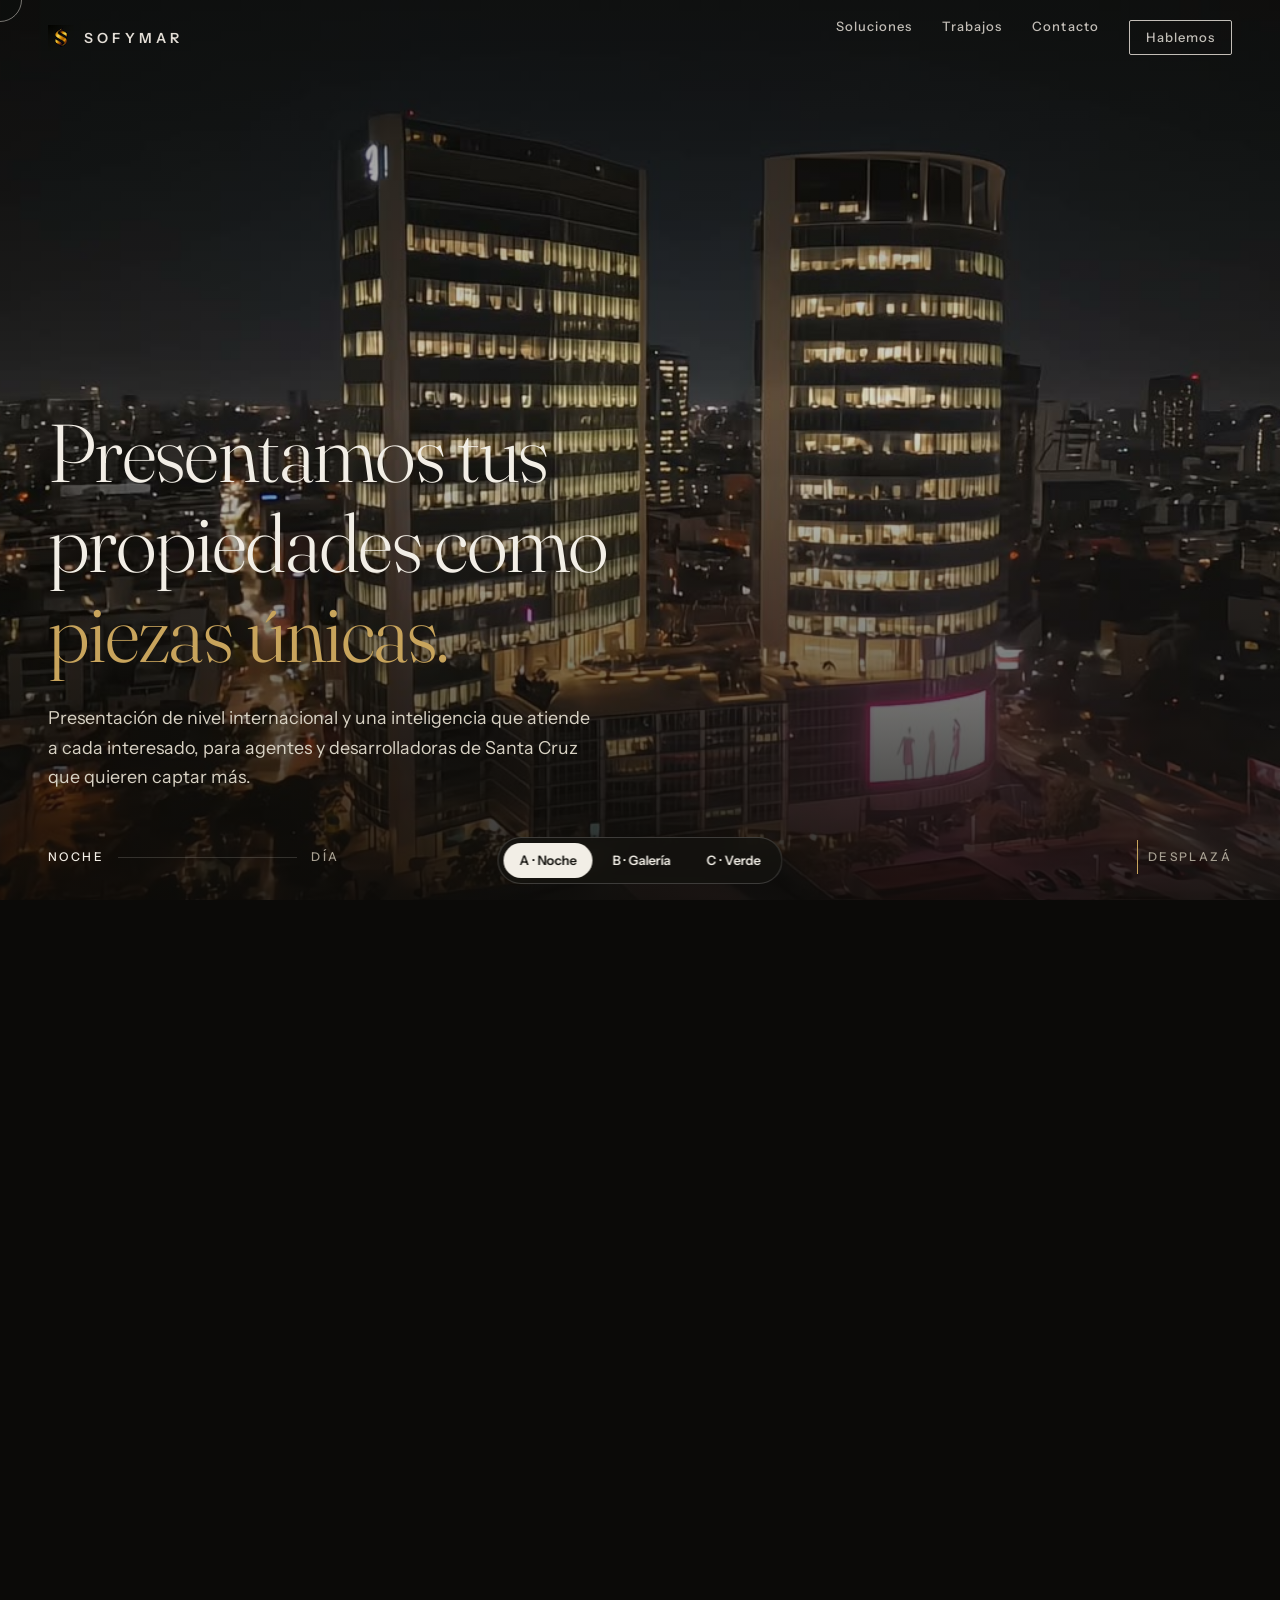
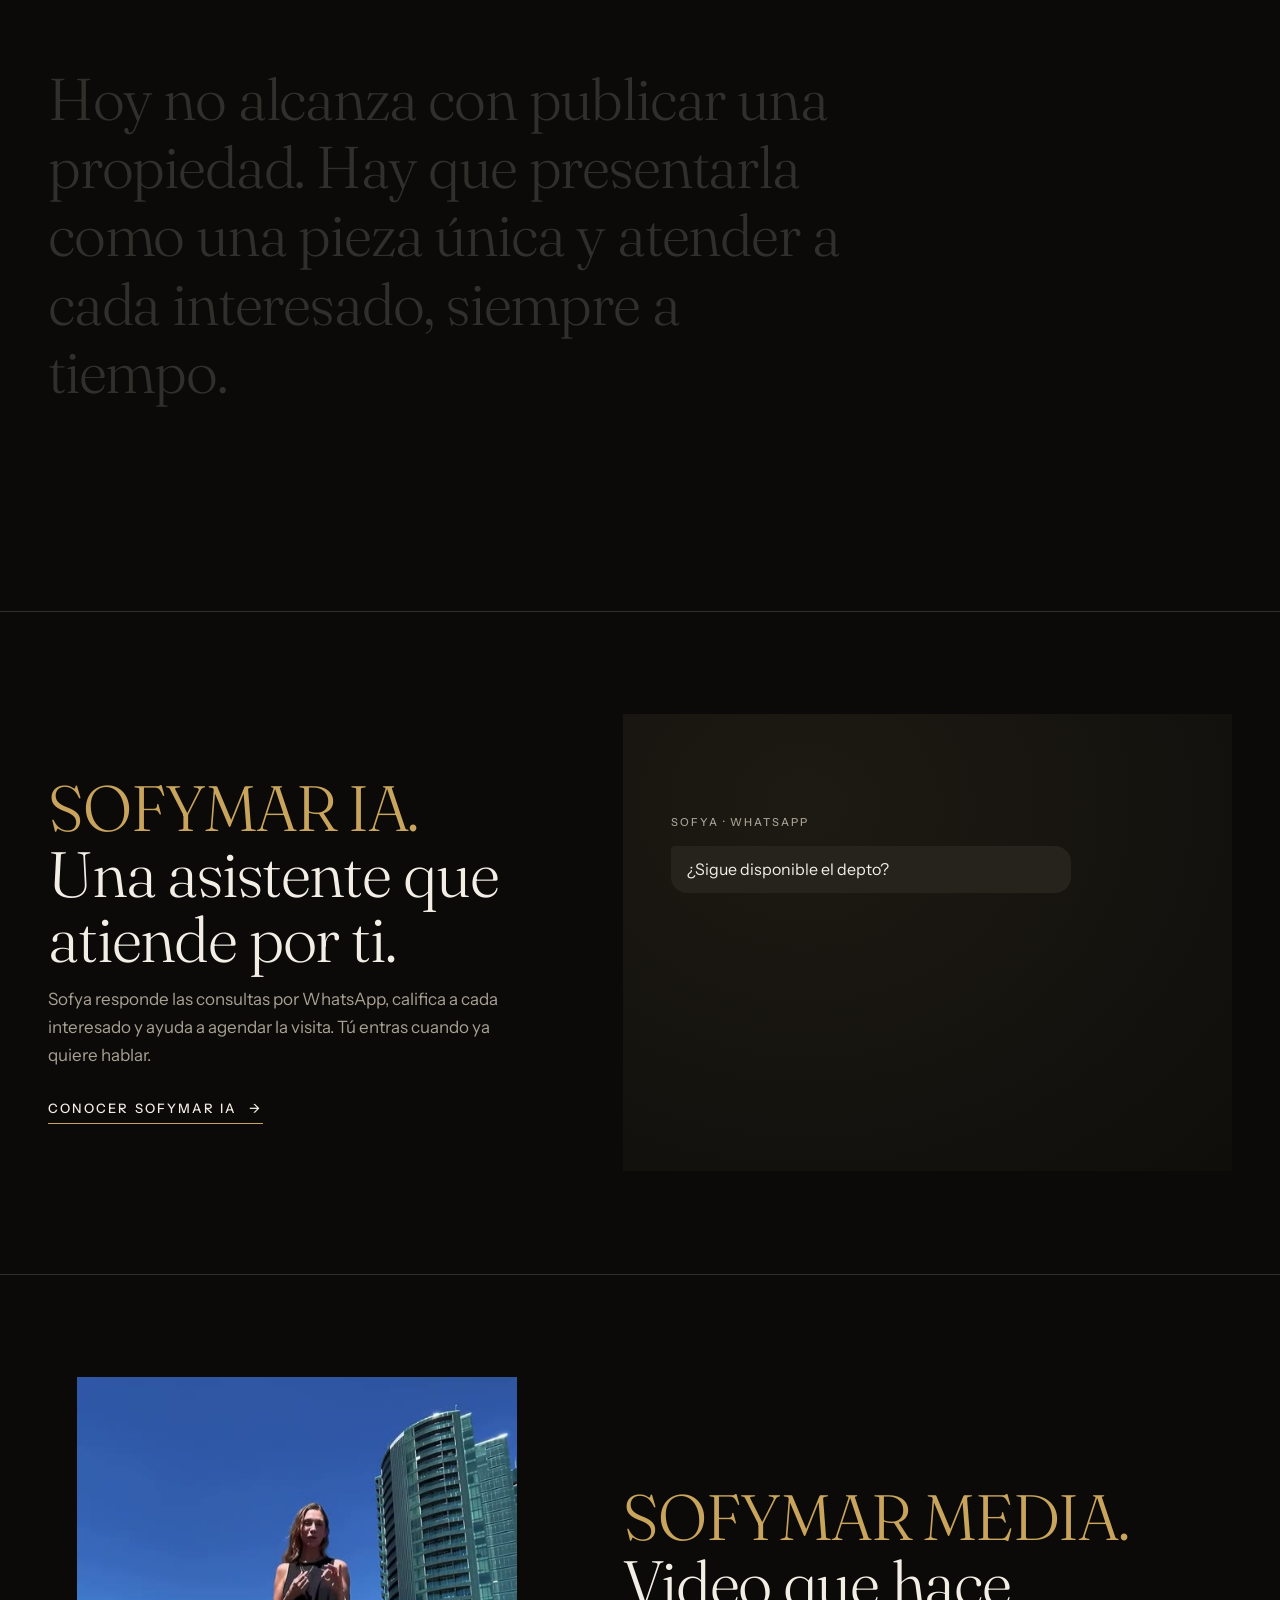
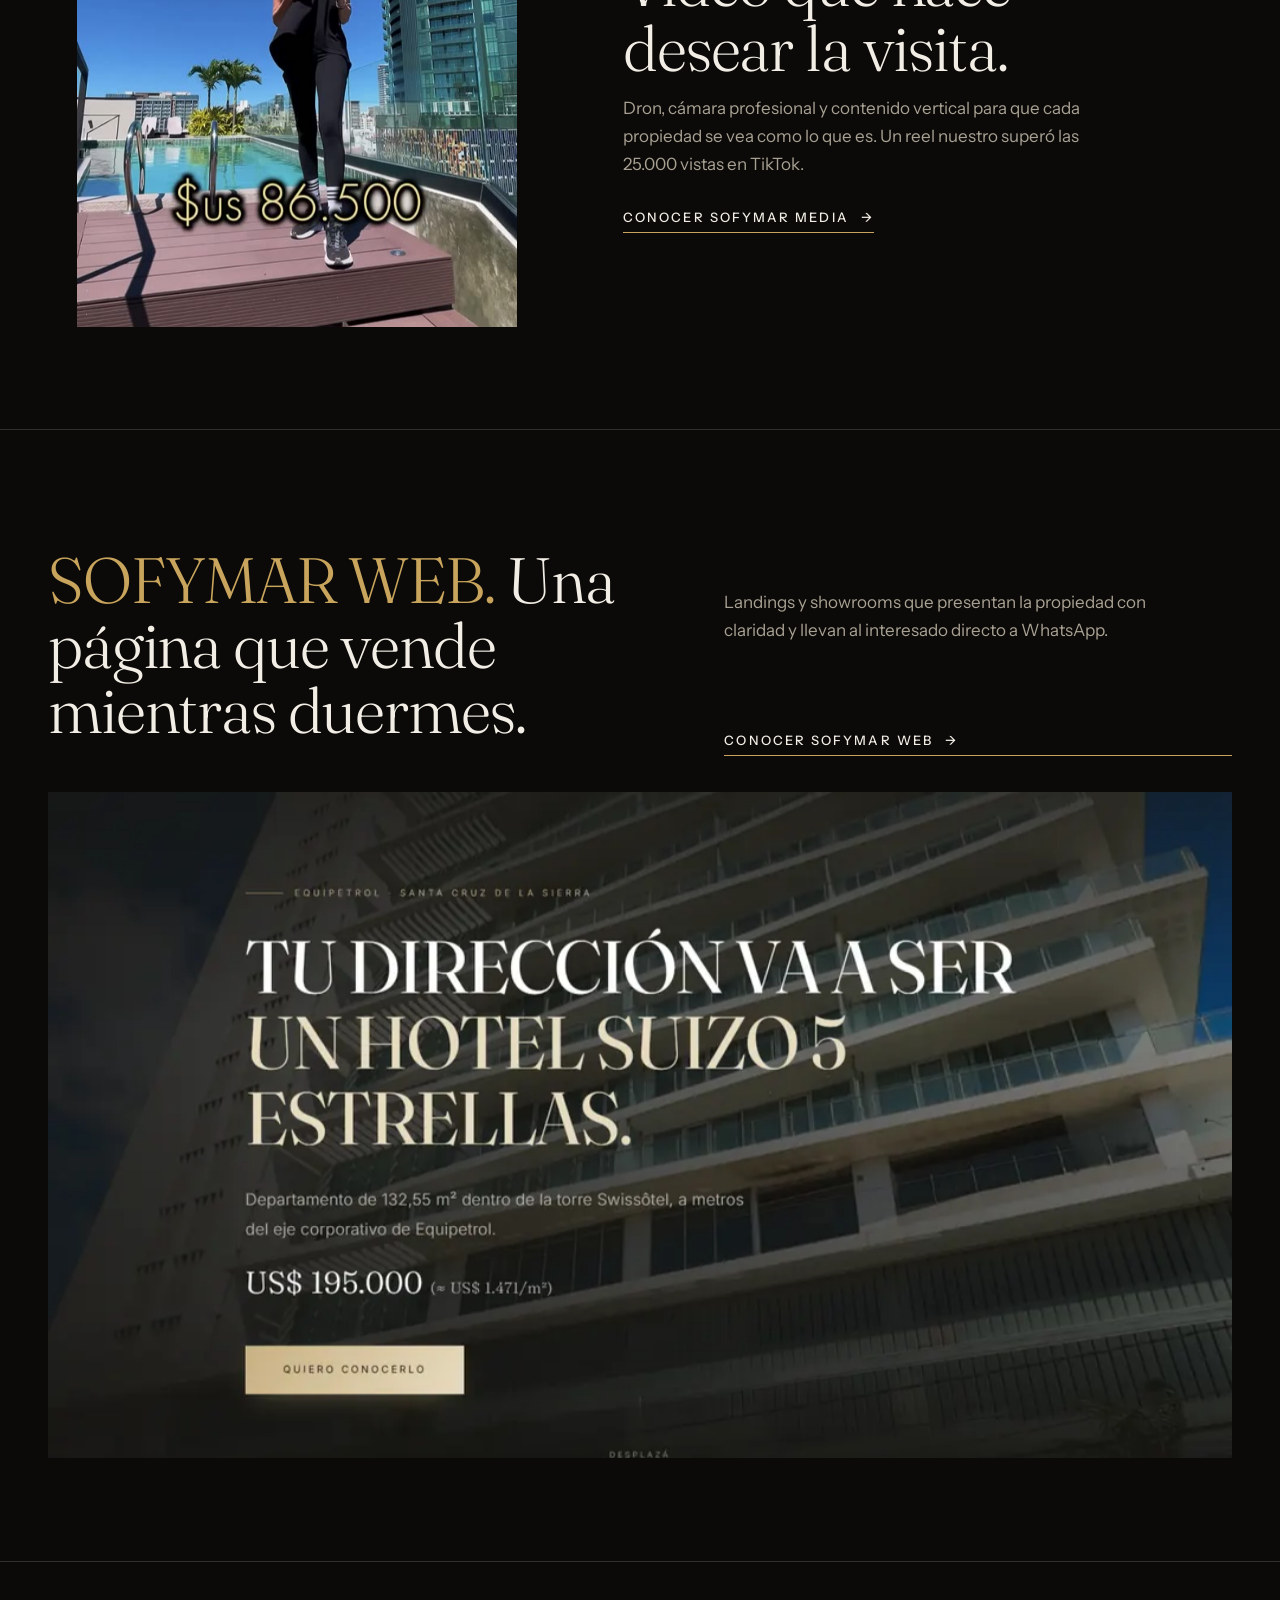
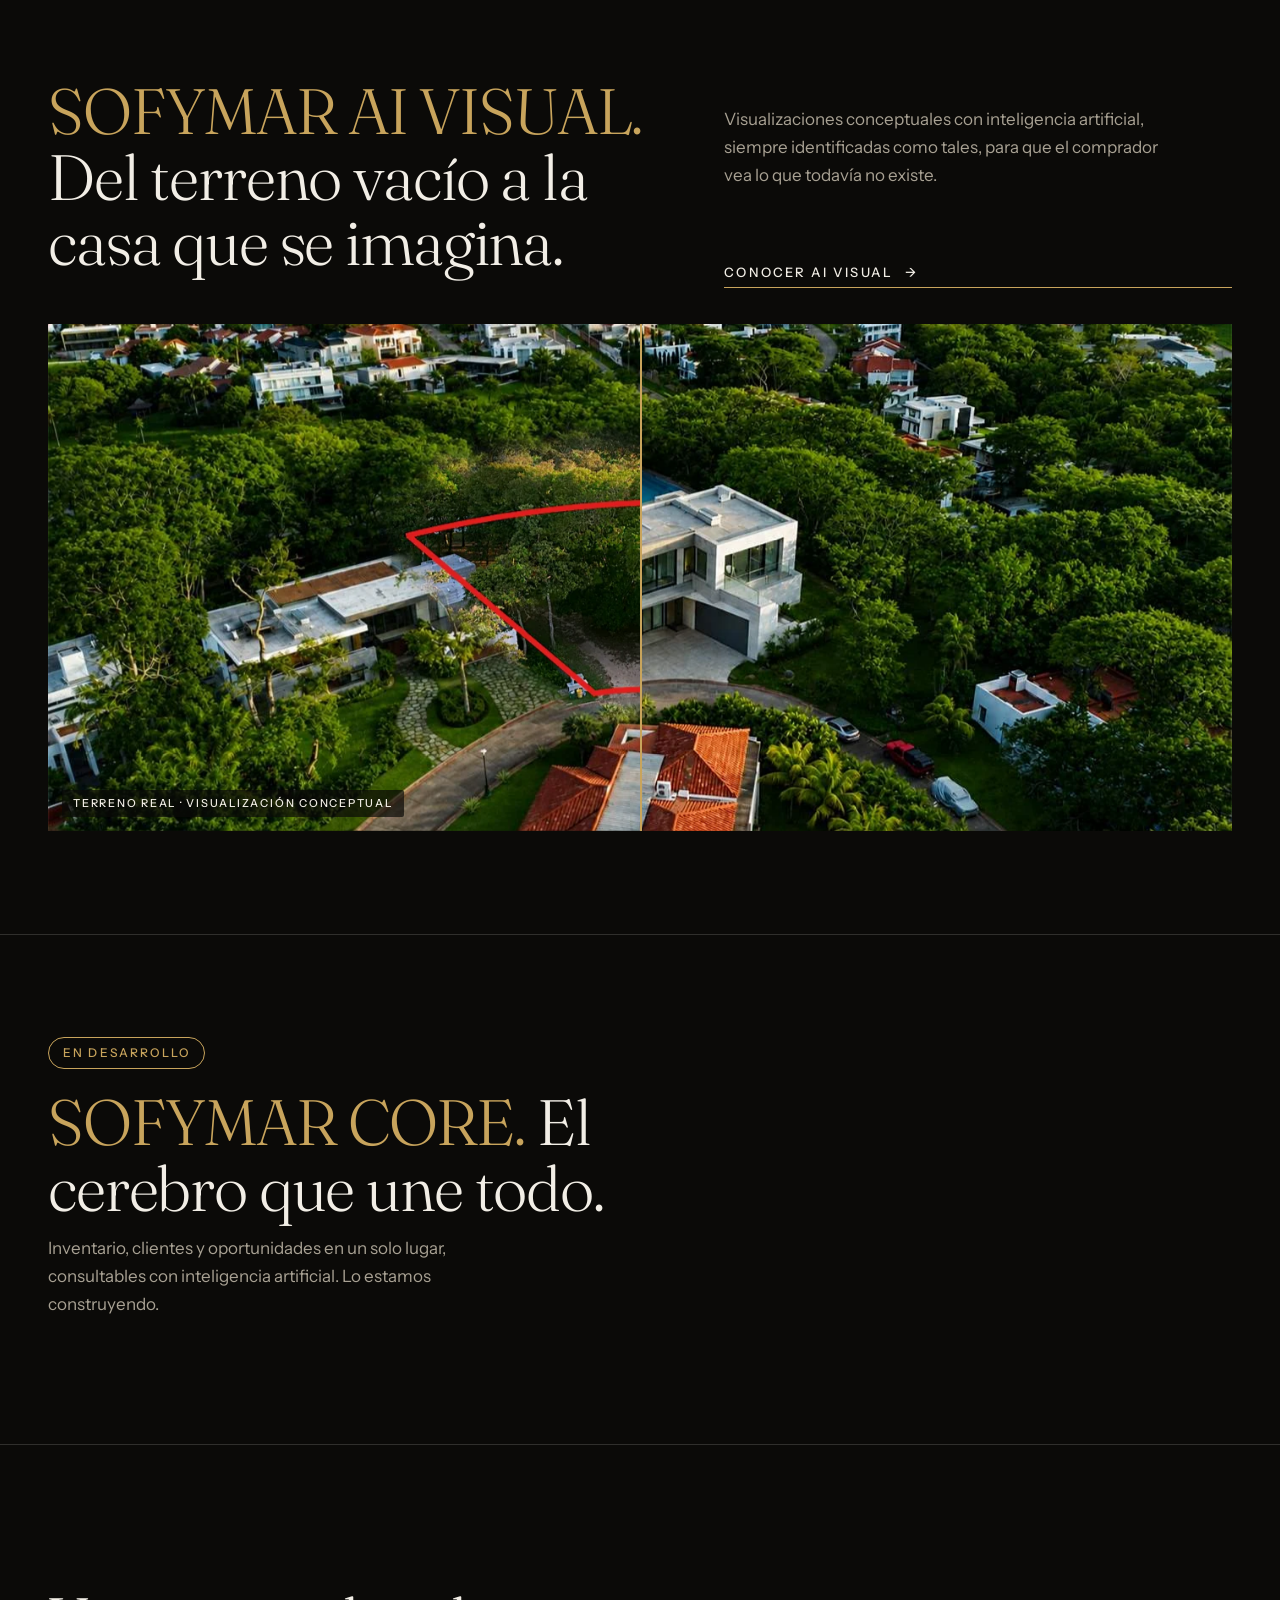
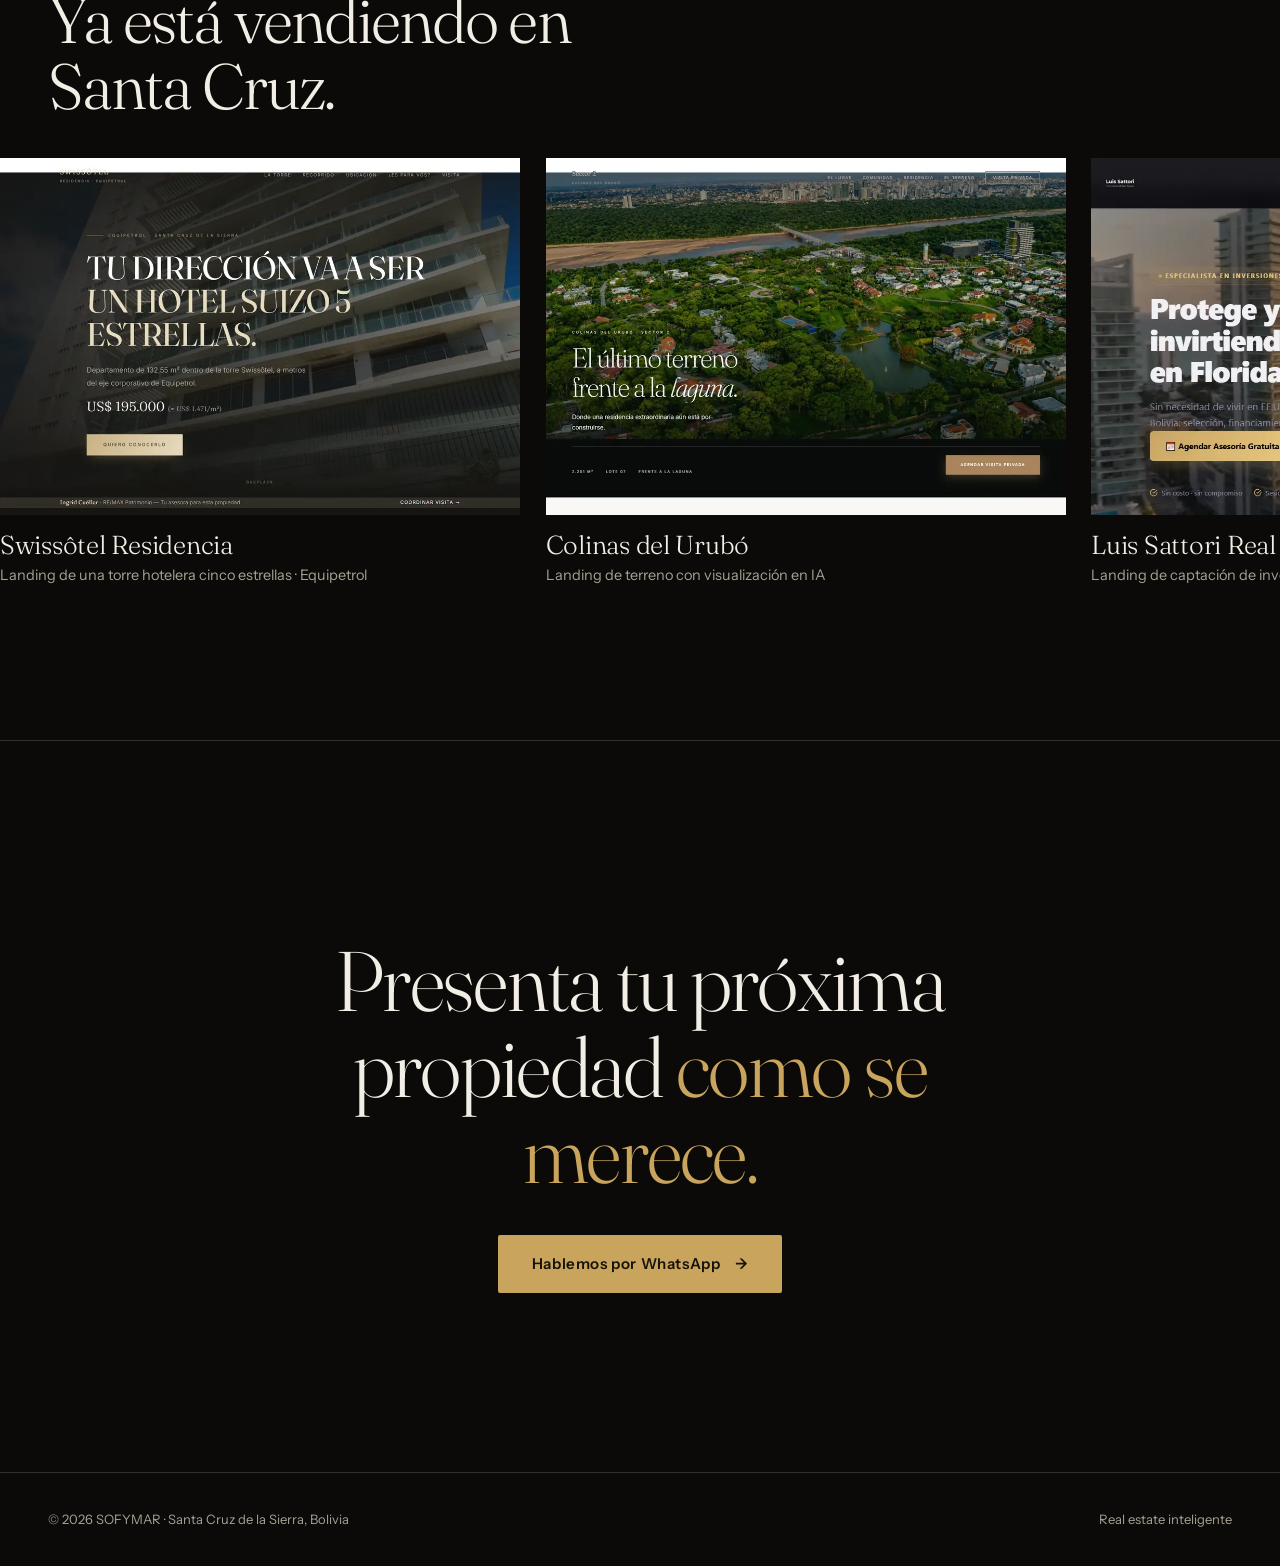
<file: ejemplo-premium.html>
<!doctype html>
<html lang="es">
<head>
<meta name="robots" content="noindex, nofollow">
<meta charset="utf-8">
<meta name="viewport" content="width=device-width,initial-scale=1">
<meta name="robots" content="noindex, nofollow">
<title>SOFYMAR · Opciones premium</title>
<link rel="preconnect" href="https://fonts.googleapis.com"><link rel="preconnect" href="https://fonts.gstatic.com" crossorigin>
<link href="https://fonts.googleapis.com/css2?family=Manrope:wght@300;400;600&family=Fraunces:ital,opsz,wght@0,9..144,300;0,9..144,400;1,9..144,300;1,9..144,400&family=Instrument+Sans:wght@400;500;600&display=swap" rel="stylesheet">
<style>
:root{--bg:#0B0A08;--ink:#F2EEE6;--mut:#A8A193;--line:rgba(242,238,230,.16);--gold:#C8A45C;--stroke:rgba(242,238,230,.35);--panel:#15130f;--btnink:#17120a;--hw:300;--serif:"Fraunces",Georgia,serif;--sans:"Instrument Sans",system-ui,sans-serif;--ease:cubic-bezier(.2,.7,.2,1)}
*{box-sizing:border-box}
html{scroll-behavior:smooth}
body{margin:0;background:var(--bg);color:var(--ink);font:400 17px/1.65 var(--sans);-webkit-font-smoothing:antialiased;overflow-x:hidden}
img,video{display:block;max-width:100%}
a{color:inherit;text-decoration:none}
.wrap{max-width:1280px;margin:0 auto;padding:0 clamp(18px,4vw,48px)}
.serif{font-family:var(--serif);font-weight:300;letter-spacing:-.02em}
.eyebrow{font:500 12px/1 var(--sans);letter-spacing:.22em;text-transform:uppercase;color:var(--gold)}

/* ===== opciones de diseño ===== */
html[data-t="b"]{--bg:#FFFFFF;--ink:#101010;--mut:#5F5F5C;--line:rgba(16,16,16,.14);--gold:#8A6B3F;--stroke:rgba(16,16,16,.4);--panel:#EEEEEC;--btnink:#fff}
html[data-t="c"]{--bg:#0A1B17;--ink:#EDE9DC;--mut:#9DAEA6;--line:rgba(237,233,220,.16);--gold:#C9A35B;--stroke:rgba(237,233,220,.35);--panel:#102620;--btnink:#10150f;--hw:300;--serif:"Manrope",system-ui,sans-serif}
html[data-t="c"] .hero h1,html[data-t="c"] .manifesto p.big,html[data-t="c"] .chap h2,html[data-t="c"] .proof h2,html[data-t="c"] .final h2,html[data-t="c"] .num{letter-spacing:-.02em;font-weight:300}

.hero{color:#F2EEE6}
.hero .eyebrow,.hero h1 em{color:#C8A45C}
.hero-foot{color:#A8A193}
.hero .tod .on{color:#F2EEE6}
.chat{color:#F2EEE6}
.chat .who,.tag-v{color:#C9C2B4}
.tag-v{color:#F2EEE6}
.sw{position:fixed;left:50%;bottom:16px;transform:translateX(-50%);z-index:80;display:flex;gap:4px;padding:5px;background:rgba(20,19,15,.88);backdrop-filter:blur(10px);border:1px solid rgba(255,255,255,.18);border-radius:999px}
.sw button{white-space:nowrap;border:0;background:transparent;color:#F2EEE6;font:600 13px/1 'Instrument Sans',sans-serif;padding:11px 16px;border-radius:999px;cursor:pointer}
.sw button.on{background:#F2EEE6;color:#14130f}
@media (max-width:420px){.sw button{padding:10px 12px;font-size:12px}}
/* header */
header{position:fixed;inset:0 0 auto 0;z-index:50;display:flex;justify-content:space-between;align-items:center;padding:20px clamp(18px,4vw,48px);mix-blend-mode:difference}
header .logo{display:flex;align-items:center;gap:10px;font:600 14px/1 var(--sans);letter-spacing:.3em}
header .logo img{width:26px;height:26px}
header nav{display:flex;gap:30px;font:500 13px/1 var(--sans);letter-spacing:.08em}
header nav a{opacity:.85;position:relative}
header nav a::after{content:"";position:absolute;left:0;right:0;bottom:-6px;height:1px;background:currentColor;transform:scaleX(0);transform-origin:left;transition:transform .5s var(--ease)}
header nav a:hover::after{transform:scaleX(1)}
@media (max-width:760px){header nav a:not(.cta-h){display:none}}
.cta-h{border:1px solid currentColor;padding:10px 16px;border-radius:2px}

/* hero con video que avanza al hacer scroll */
.hero{height:340vh;position:relative}
.hero-stick{position:sticky;top:0;height:100vh;height:100svh;overflow:hidden}
.hero video,.hero .poster{position:absolute;inset:0;width:100%;height:100%;object-fit:cover}
.hero::after{content:"";position:absolute}
.shade{position:absolute;inset:0;background:linear-gradient(0deg,rgba(11,10,8,.88) 0%,rgba(11,10,8,.15) 55%,rgba(11,10,8,.5) 100%)}
.hero-copy{position:absolute;left:0;right:0;bottom:clamp(70px,12vh,130px)}
.hero h1{margin:0;font:300 clamp(38px,6.4vw,96px)/1.02 var(--serif);letter-spacing:-.02em;max-width:14ch;text-wrap:balance}
.hero h1 em{font-style:normal;color:var(--gold)}
.line{display:block;overflow:hidden;padding-bottom:.08em}
.line>span{display:block;transform:translateY(105%);transition:transform 1.3s var(--ease)}
.ready .line>span{transform:none}
.line:nth-child(2)>span{transition-delay:.12s}.line:nth-child(3)>span{transition-delay:.24s}
.hero-foot{position:absolute;left:0;right:0;bottom:26px;display:flex;justify-content:space-between;align-items:center;font:500 12px/1 var(--sans);letter-spacing:.2em;text-transform:uppercase;color:var(--mut)}
.tod{display:flex;align-items:center;gap:14px}
.tod b{font-weight:500;transition:color .4s}
.tod i{display:block;width:clamp(80px,14vw,200px);height:1px;background:var(--line);position:relative}
.tod i::after{content:"";position:absolute;left:0;top:-1px;height:3px;width:var(--p,0%);background:var(--gold)}
.tod .on{color:var(--ink)}
.sub{margin:22px 0 0;max-width:46ch;color:#D8D2C4;font-size:clamp(16px,1.4vw,19px)}
.hint{display:flex;align-items:center;gap:10px}
.hint::before{content:"";width:1px;height:34px;background:var(--gold);animation:drop 2s var(--ease) infinite;transform-origin:top}
@keyframes drop{0%{transform:scaleY(0)}50%{transform:scaleY(1)}100%{transform:scaleY(1);opacity:0}}

/* manifiesto: las palabras se encienden con el scroll */
.manifesto{padding:clamp(110px,16vw,240px) 0}
.manifesto p.big{margin:0;font:300 clamp(28px,4.6vw,66px)/1.16 var(--serif);letter-spacing:-.02em;max-width:22ch}
.manifesto .w{opacity:.16;transition:opacity .4s}
.manifesto .w.on{opacity:1}
.manifesto .w.g.on{color:var(--gold)}

/* capítulos */
.chap{border-top:1px solid var(--line);padding:clamp(60px,8vw,120px) 0}
.chap-in{display:grid;grid-template-columns:minmax(0,.9fr) minmax(0,1.1fr);gap:clamp(28px,6vw,100px);align-items:center}
.chap.rev .chap-in>:first-child{order:2}
.num{font:var(--hw) clamp(60px,9vw,150px)/1 var(--serif);color:transparent;-webkit-text-stroke:1px var(--stroke);letter-spacing:-.04em}
.chap h2{margin:14px 0 14px;font:300 clamp(34px,5vw,76px)/1.02 var(--serif);letter-spacing:-.018em;text-wrap:balance}
.chap h2 em{font-style:normal;color:var(--gold)}
.chap p{margin:0 0 24px;color:var(--mut);max-width:42ch}
.link{display:inline-flex;align-items:center;gap:12px;font:500 13px/1 var(--sans);letter-spacing:.16em;text-transform:uppercase;border-bottom:1px solid var(--gold);padding-bottom:8px}
.link span{transition:transform .5s var(--ease)}
.link:hover span{transform:translateX(8px)}
.vis{position:relative;aspect-ratio:4/3;overflow:hidden;background:var(--panel)}
.vis::after{content:"";position:absolute;inset:-1px;background:var(--bg);transform-origin:top;transition:transform 1.4s var(--ease);z-index:5}
.vis.in::after{transform:scaleY(0)}
.vis img{width:100%;height:118%;object-fit:cover;will-change:transform}
.soon{font:500 12px/1 var(--sans);letter-spacing:.18em;text-transform:uppercase;color:var(--gold);border:1px solid var(--gold);padding:9px 14px;border-radius:99px;display:inline-block;margin-bottom:6px}
/* chat Sofya */
.chat{position:absolute;inset:0;display:flex;flex-direction:column;justify-content:center;gap:12px;padding:clamp(20px,4vw,48px);background:radial-gradient(ellipse at 30% 20%,#1d1a13,#0f0e0b)}
.chat .m{max-width:78%;padding:12px 16px;border-radius:16px;font-size:clamp(14px,1.3vw,16px);line-height:1.4;opacity:0;transform:translateY(14px);transition:all .7s var(--ease)}
.chat .in{background:#26231c;border-top-left-radius:4px}
.chat .out{background:var(--gold);color:#1a150a;margin-left:auto;border-top-right-radius:4px}
.chat .m.show{opacity:1;transform:none}
.chat .who{font:500 11px/1 var(--sans);letter-spacing:.18em;text-transform:uppercase;color:var(--mut);margin-bottom:6px}
/* antes/después barrido */
.ba{position:absolute;inset:0}
.ba img{position:absolute;inset:0;width:100%;height:100%}
.ba .after{clip-path:inset(0 0 0 50%);animation:sweep 7s var(--ease) infinite alternate}
.ba .bar{position:absolute;top:0;bottom:0;left:50%;width:2px;background:var(--gold);animation:sweepbar 7s var(--ease) infinite alternate}
@keyframes sweep{0%,10%{clip-path:inset(0 0 0 92%)}90%,100%{clip-path:inset(0 0 0 8%)}}
@keyframes sweepbar{0%,10%{left:92%}90%,100%{left:8%}}
.tag-v{position:absolute;bottom:14px;left:14px;z-index:2;font:500 11px/1 var(--sans);letter-spacing:.16em;text-transform:uppercase;background:rgba(11,10,8,.7);padding:8px 11px;border-radius:2px}
.chap.media .vis{aspect-ratio:4/5;max-width:440px;justify-self:center;width:100%}
.chap.stack .chap-in{grid-template-columns:minmax(0,1fr);gap:36px}
.chap.stack .chap-in>.rv{display:grid;grid-template-columns:minmax(0,1.1fr) minmax(0,.9fr);gap:12px 56px;align-items:end}
.chap.stack .chap-in>.rv h2{grid-column:1;grid-row:1/span 2}
.chap.stack .chap-in>.rv p,.chap.stack .chap-in>.rv .link{grid-column:2}
.chap.stack .vis{aspect-ratio:16/9}
.chap.stack.wide .vis{aspect-ratio:21/9}
.chap.core .chap-in{grid-template-columns:minmax(0,1fr)}
.chap.core .chap-in>.rv{max-width:760px}
.chap.core .vis{display:none}
@media (max-width:860px){.chap.stack .chap-in>.rv{display:block}.chap.stack .vis,.chap.stack.wide .vis{aspect-ratio:4/3.2}.chap-in{grid-template-columns:minmax(0,1fr)}.chap.rev .chap-in>:first-child{order:0}.vis{aspect-ratio:4/3.2}}

/* prueba: carrusel horizontal */
.proof{padding:clamp(80px,10vw,150px) 0;border-top:1px solid var(--line)}
.proof h2{margin:14px 0 40px;font:300 clamp(34px,5vw,76px)/1.02 var(--serif);letter-spacing:-.03em;max-width:14ch}
.rail{display:flex;gap:clamp(14px,2vw,28px);overflow-x:auto;scroll-snap-type:x mandatory;padding:0 clamp(18px,4vw,48px) 24px;scrollbar-width:none}
.rail::-webkit-scrollbar{display:none}
.work{flex:0 0 min(78vw,520px);scroll-snap-align:start}
.work .shot{aspect-ratio:16/11;overflow:hidden;background:var(--panel);position:relative}
.work .shot img{width:100%;height:100%;object-fit:cover;object-position:top;transition:transform 7s linear}
.work:hover .shot img{transform:translateY(-12%) scale(1.02)}
.work h3{margin:16px 0 4px;font:300 26px/1.1 var(--serif);letter-spacing:-.01em}
.work p{margin:0;color:var(--mut);font-size:14.5px}

/* cierre */
.final{padding:clamp(100px,14vw,220px) 0;text-align:center;border-top:1px solid var(--line)}
.final h2{margin:18px auto 38px;font:300 clamp(36px,6.6vw,104px)/1.02 var(--serif);letter-spacing:-.02em;max-width:15ch}
.final h2 em{font-style:normal;color:var(--gold)}
.btn{display:inline-flex;align-items:center;gap:14px;min-height:58px;padding:0 34px;background:var(--gold);color:var(--btnink);font:600 15px/1 var(--sans);letter-spacing:.04em;border-radius:2px;transition:transform .5s var(--ease),box-shadow .5s}
.btn:hover{box-shadow:0 20px 50px -18px rgba(200,164,92,.6)}
.btn.line2{background:transparent;color:var(--ink);border:1px solid var(--line);margin-left:10px}
@media (max-width:560px){.btn{width:100%;justify-content:center}.btn.line2{margin:10px 0 0}}
footer{padding:36px 0;border-top:1px solid var(--line);color:var(--mut);font-size:13px}
footer .wrap{display:flex;justify-content:space-between;flex-wrap:wrap;gap:10px}

/* aparición al hacer scroll */
.rv{opacity:0;transform:translateY(34px);transition:opacity 1.1s var(--ease),transform 1.1s var(--ease)}
.rv.in{opacity:1;transform:none}
/* cursor */
.cur{position:fixed;left:0;top:0;width:44px;height:44px;margin:-22px 0 0 -22px;border:1px solid rgba(242,238,230,.5);border-radius:50%;z-index:60;pointer-events:none;transition:width .35s var(--ease),height .35s var(--ease),margin .35s var(--ease),background .35s;mix-blend-mode:difference}
.cur.big{width:84px;height:84px;margin:-42px 0 0 -42px;background:rgba(242,238,230,.12)}
@media (hover:none),(max-width:900px){.cur{display:none}}
@media (prefers-reduced-motion:reduce){*{animation:none!important;transition:none!important}.rv,.line>span{opacity:1;transform:none}.vis::after{display:none}.manifesto .w{opacity:1}.hero{height:100svh}}
</style>
</head>
<body>
<div class="cur" id="cur"></div>
<div class="sw" role="group" aria-label="Elegir opción de diseño"><button data-o="a" class="on">A · Noche</button><button data-o="b">B · Galería</button><button data-o="c">C · Verde</button></div>
<header>
  <a class="logo" href="#"><img src="assets/sofymar-emblema.png" alt="">SOFYMAR</a>
  <nav><a href="#capitulos">Soluciones</a><a href="#prueba">Trabajos</a><a href="#contacto">Contacto</a><a class="cta-h" href="#contacto">Hablemos</a></nav>
</header>

<!-- HERO -->
<section class="hero" id="hero">
  <div class="hero-stick">
    <img class="poster" src="assets/hero-edificio-poster.jpg" alt="" fetchpriority="high">
    <video id="hv" muted playsinline preload="auto" poster="assets/hero-edificio-poster.jpg" data-d="assets/hero-edificio-timeline.mp4" data-m="assets/hero-edificio-scrub-movil.mp4"></video>
    <div class="shade"></div>
    <div class="hero-copy"><div class="wrap">
      <h1><span class="line"><span>Presentamos tus</span></span><span class="line"><span>propiedades como</span></span><span class="line"><span><em>piezas únicas.</em></span></span></h1>
      <p class="sub">Presentación de nivel internacional y una inteligencia que atiende a cada interesado, para agentes y desarrolladoras de Santa Cruz que quieren captar más.</p>
    </div></div>
    <div class="hero-foot"><div class="wrap" style="display:flex;justify-content:space-between;align-items:center;width:100%">
      <div class="tod"><b id="t1" class="on">Noche</b><i id="tbar"></i><b id="t2">Día</b></div>
      <div class="hint">Desplazá</div>
    </div></div>
  </div>
</section>

<!-- MANIFIESTO -->
<section class="manifesto"><div class="wrap">
  
  <p class="big" id="mani" data-words>Hoy no alcanza con publicar una propiedad. Hay que presentarla como una pieza única y atender a cada interesado, siempre a tiempo.</p>
</div></section>

<!-- CAPÍTULOS -->
<div id="capitulos">
<section class="chap"><div class="wrap chap-in">
  <div class="rv"><h2><em>SOFYMAR IA.</em> Una asistente que atiende por ti.</h2><p>Sofya responde las consultas por WhatsApp, califica a cada interesado y ayuda a agendar la visita. Tú entras cuando ya quiere hablar.</p><a class="link" href="#contacto">Conocer SOFYMAR IA <span>→</span></a></div>
  <div class="vis" data-vis><div class="chat" id="chat"><div class="who">Sofya · WhatsApp</div><div class="m in">¿Sigue disponible el depto?</div><div class="m out">¡Sí! ¿Es para vivir o para inversión?</div><div class="m in">Para vivir, somos dos.</div><div class="m out">¿Te queda bien visitarlo el jueves a las 17:00?</div></div></div>
</div></section>

<section class="chap rev media"><div class="wrap chap-in">
  <div class="rv"><h2><em>SOFYMAR MEDIA.</em> Video que hace desear la visita.</h2><p>Dron, cámara profesional y contenido vertical para que cada propiedad se vea como lo que es. Un reel nuestro superó las 25.000 vistas en TikTok.</p><a class="link" href="#contacto">Conocer SOFYMAR MEDIA <span>→</span></a></div>
  <div class="vis" data-vis><img data-par src="assets/media-ingrid-poster.jpg" alt="Reel de una propiedad en Santa Cruz"></div>
</div></section>

<section class="chap stack"><div class="wrap chap-in">
  <div class="rv"><h2><em>SOFYMAR WEB.</em> Una página que vende mientras duermes.</h2><p>Landings y showrooms que presentan la propiedad con claridad y llevan al interesado directo a WhatsApp.</p><a class="link" href="#contacto">Conocer SOFYMAR WEB <span>→</span></a></div>
  <div class="vis" data-vis><img data-par src="assets/web-swiss-full-laptop.webp" alt="Landing de una torre hotelera" style="object-position:top"></div>
</div></section>

<section class="chap stack wide"><div class="wrap chap-in">
  <div class="rv"><h2><em>SOFYMAR AI VISUAL.</em> Del terreno vacío a la casa que se imagina.</h2><p>Visualizaciones conceptuales con inteligencia artificial, siempre identificadas como tales, para que el comprador vea lo que todavía no existe.</p><a class="link" href="#contacto">Conocer AI VISUAL <span>→</span></a></div>
  <div class="vis" data-vis><div class="ba"><img src="assets/aiv-colinas-terreno-mejorado.webp" alt="Terreno real" style="object-fit:cover"><img class="after" src="assets/aiv-colinas-casa-ia-mejorada.webp" alt="Visualización conceptual" style="object-fit:cover"><div class="bar"></div></div><span class="tag-v">Terreno real · visualización conceptual</span></div>
</div></section>

<section class="chap core"><div class="wrap chap-in">
  <div class="rv"><span class="soon">En desarrollo</span><h2><em>SOFYMAR CORE.</em> El cerebro que une todo.</h2><p>Inventario, clientes y oportunidades en un solo lugar, consultables con inteligencia artificial. Lo estamos construyendo.</p></div>
  <div class="vis" data-vis><img data-par src="assets/core-centro-mando.webp" alt="Prototipo del centro de mando de SOFYMAR CORE" style="object-fit:cover"></div>
</div></section>
</div>

<!-- PRUEBA -->
<section class="proof" id="prueba">
  <div class="wrap"><h2 class="rv">Ya está vendiendo en Santa Cruz.</h2></div>
  <div class="rail" id="rail">
    <article class="work"><div class="shot"><img src="assets/web-swiss-full-laptop.webp" alt="Swissôtel Residencia" loading="lazy"></div><h3>Swissôtel Residencia</h3><p>Landing de una torre hotelera cinco estrellas · Equipetrol</p></article>
    <article class="work"><div class="shot"><img src="assets/web-colinas-full-laptop.webp" alt="Colinas del Urubó" loading="lazy"></div><h3>Colinas del Urubó</h3><p>Landing de terreno con visualización en IA</p></article>
    <article class="work"><div class="shot"><img src="assets/web-luis-full-laptop.webp" alt="Luis Sattori" loading="lazy"></div><h3>Luis Sattori Real Estate</h3><p>Landing de captación de inversionistas · Florida</p></article>
  </div>
</section>

<!-- CIERRE -->
<section class="final" id="contacto"><div class="wrap">
  <h2 class="rv">Presenta tu próxima propiedad <em>como se merece.</em></h2>
  <div class="rv"><a class="btn" href="https://wa.me/59177192180">Hablemos por WhatsApp <span aria-hidden="true">→</span></a></div>
</div></section>
<footer><div class="wrap"><span>© 2026 SOFYMAR · Santa Cruz de la Sierra, Bolivia</span><span>Real estate inteligente</span></div></footer>

<script>
(function(){
  var reduce=matchMedia('(prefers-reduced-motion:reduce)').matches, mobile=matchMedia('(max-width:768px)').matches;
  requestAnimationFrame(function(){setTimeout(function(){document.body.classList.add('ready')},120)});

  /* video que avanza con el scroll */
  var hero=document.getElementById('hero'),v=document.getElementById('hv'),bar=document.getElementById('tbar'),t1=document.getElementById('t1'),t2=document.getElementById('t2');
  var ready=false,target=0,cur=0;
  if(!reduce){ v.src=mobile?v.dataset.m:v.dataset.d; v.pause(); v.addEventListener('loadedmetadata',function(){ready=true;upd()}); v.load();
    var wake=function(){v.play().then(function(){v.pause()}).catch(function(){})};['touchstart','pointerdown','scroll'].forEach(function(e){addEventListener(e,wake,{once:true,passive:true})});
    (function loop(){ if(ready&&Math.abs(target-cur)>.001){cur+=(target-cur)*.16; if(!v.seeking)v.currentTime=cur} requestAnimationFrame(loop)})(); }
  function prog(){var sc=hero.offsetHeight-innerHeight;return sc>0?Math.min(Math.max(-hero.getBoundingClientRect().top/sc,0),1):0}
  function upd(){var p=prog(); bar.style.setProperty('--p',(p*100)+'%'); t1.classList.toggle('on',p<.5); t2.classList.toggle('on',p>=.5); if(ready&&v.duration)target=p*(v.duration-.05)}

  /* palabras del manifiesto */
  var mani=document.getElementById('mani'),words=[];
  var gold={'única':1,'pieza':1,'tiempo':1};
  mani.innerHTML=mani.textContent.split(' ').map(function(w){var k=w.replace(/[.,]/g,'');return '<span class="w'+(gold[k]?' g':'')+'">'+w+'</span>'}).join(' ');
  words=[].slice.call(mani.querySelectorAll('.w'));
  function mw(){var r=mani.getBoundingClientRect(),h=innerHeight,p=Math.min(Math.max((h*.85-r.top)/(r.height+h*.35),0),1);var n=Math.round(p*words.length);words.forEach(function(w,i){w.classList.toggle('on',i<n)})}

  /* paralaje de imágenes */
  var pars=[].slice.call(document.querySelectorAll('[data-par]'));
  function par(){pars.forEach(function(i){var r=i.parentElement.getBoundingClientRect();if(r.bottom<0||r.top>innerHeight)return;var p=(r.top+r.height/2-innerHeight/2)/innerHeight;i.style.transform='translateY('+(-p*7-9)+'%)'})}

  var tick=false;addEventListener('scroll',function(){if(tick)return;tick=true;requestAnimationFrame(function(){upd();mw();par();tick=false})},{passive:true});
  addEventListener('resize',function(){upd();mw();par()});upd();mw();par();

  /* apariciones */
  var io=new IntersectionObserver(function(es){es.forEach(function(e){if(e.isIntersecting){e.target.classList.add('in');io.unobserve(e.target)}})},{threshold:.18});
  document.querySelectorAll('.rv,[data-vis]').forEach(function(e){io.observe(e)});
  /* chat de Sofya, mensaje por mensaje */
  var chat=document.getElementById('chat'),ms=[].slice.call(chat.querySelectorAll('.m')),played=false;
  new IntersectionObserver(function(es,o){if(es[0].isIntersecting&&!played){played=true;ms.forEach(function(m,i){setTimeout(function(){m.classList.add('show')},700+i*1400)});o.disconnect()}},{threshold:.4}).observe(chat);
  if(reduce)ms.forEach(function(m){m.classList.add('show')});

  /* elegir opción */
  var sw=[].slice.call(document.querySelectorAll('.sw button'));
  function setT(t){document.documentElement.setAttribute('data-t',t);sw.forEach(function(b){b.classList.toggle('on',b.dataset.o===t)});try{history.replaceState(null,'','#'+t)}catch(e){}}
  sw.forEach(function(b){b.addEventListener('click',function(){setT(b.dataset.o)})});
  var h0=(location.hash||'').replace('#','');if(/^[abc]$/.test(h0))setT(h0);
  addEventListener('hashchange',function(){var h=(location.hash||'').replace('#','');if(/^[abc]$/.test(h))setT(h)});
  /* cursor */
  var c=document.getElementById('cur');
  if(c&&!matchMedia('(hover:none)').matches){var x=0,y=0,tx=0,ty=0;addEventListener('mousemove',function(e){tx=e.clientX;ty=e.clientY});(function m(){x+=(tx-x)*.18;y+=(ty-y)*.18;c.style.transform='translate('+x+'px,'+y+'px)';requestAnimationFrame(m)})();
    document.querySelectorAll('a,.work,.btn').forEach(function(e){e.addEventListener('mouseenter',function(){c.classList.add('big')});e.addEventListener('mouseleave',function(){c.classList.remove('big')})})}
  /* arrastrar el carrusel con el mouse */
  var rail=document.getElementById('rail'),down=false,sx=0,sl=0;
  rail.addEventListener('mousedown',function(e){down=true;sx=e.pageX;sl=rail.scrollLeft;rail.style.scrollSnapType='none'});
  addEventListener('mouseup',function(){down=false;rail.style.scrollSnapType=''});
  rail.addEventListener('mousemove',function(e){if(!down)return;rail.scrollLeft=sl-(e.pageX-sx)});
})();
</script>
</body>
</html>
</file>
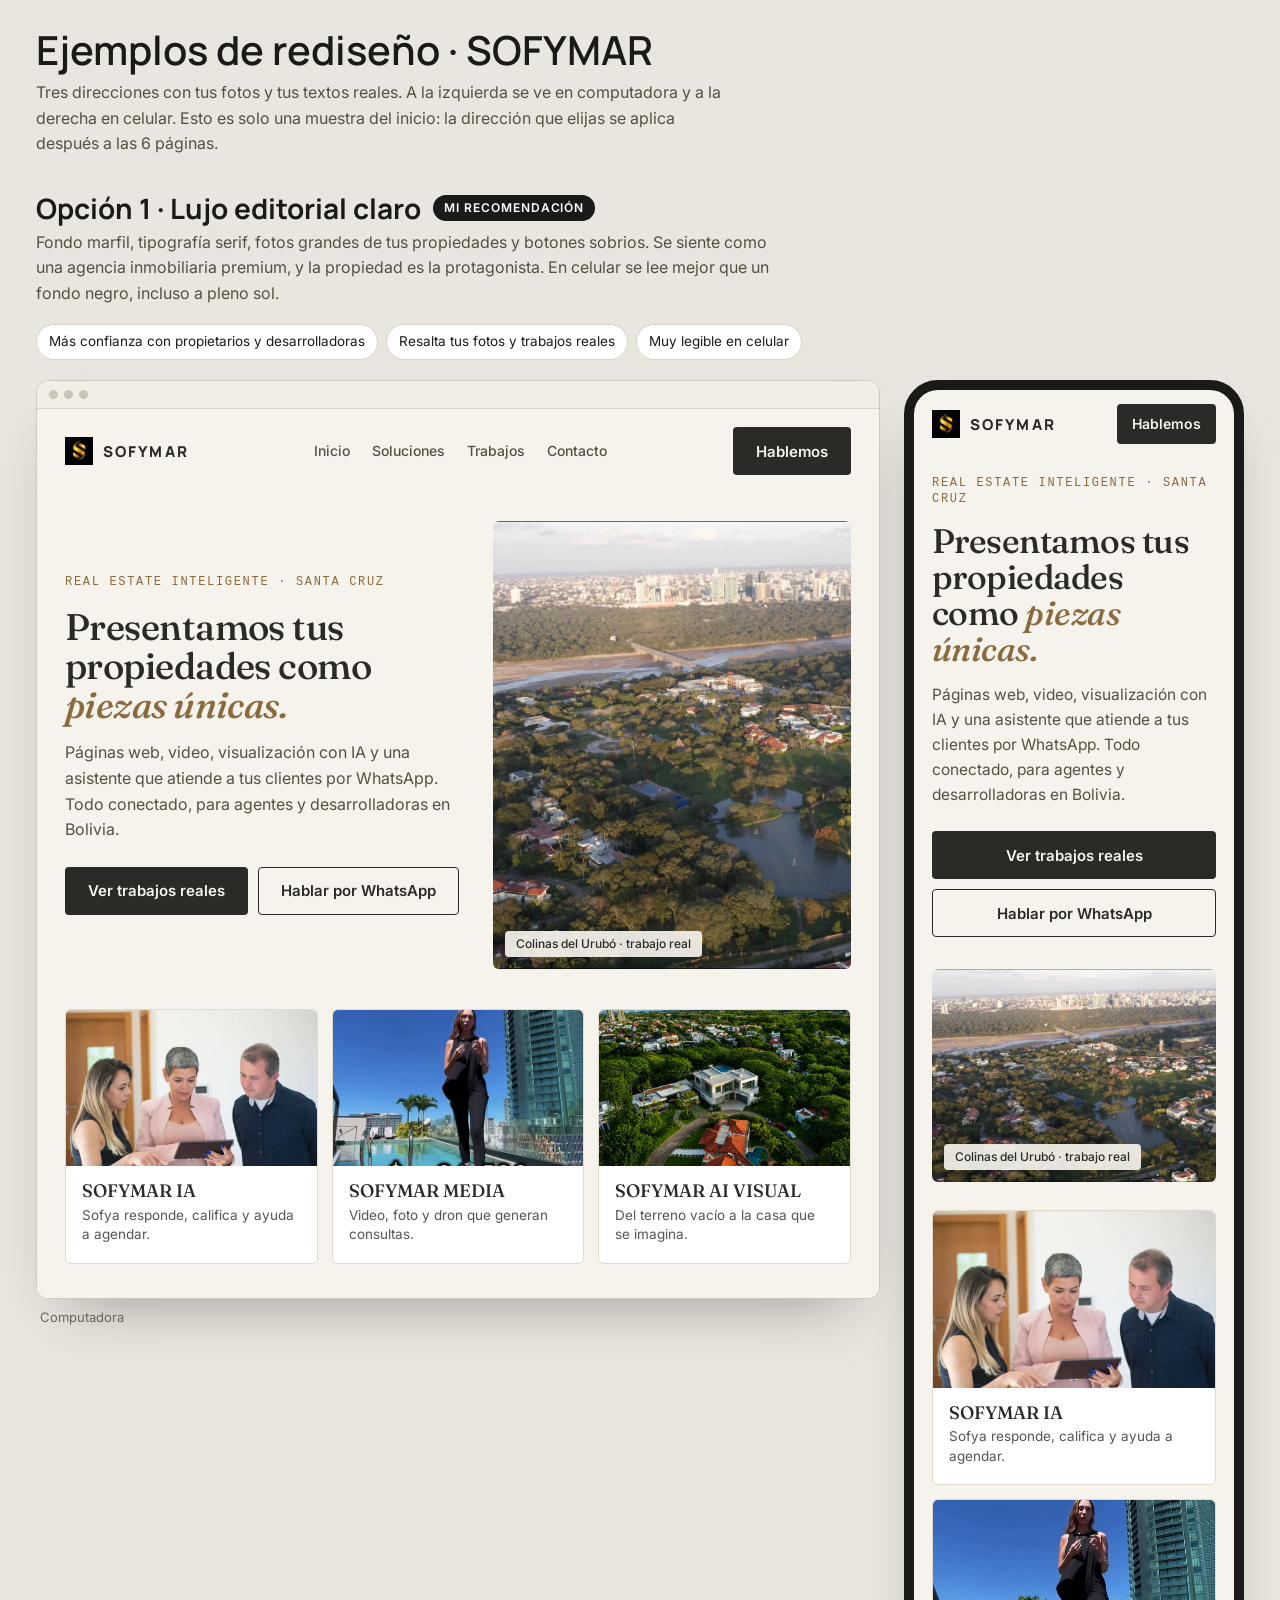
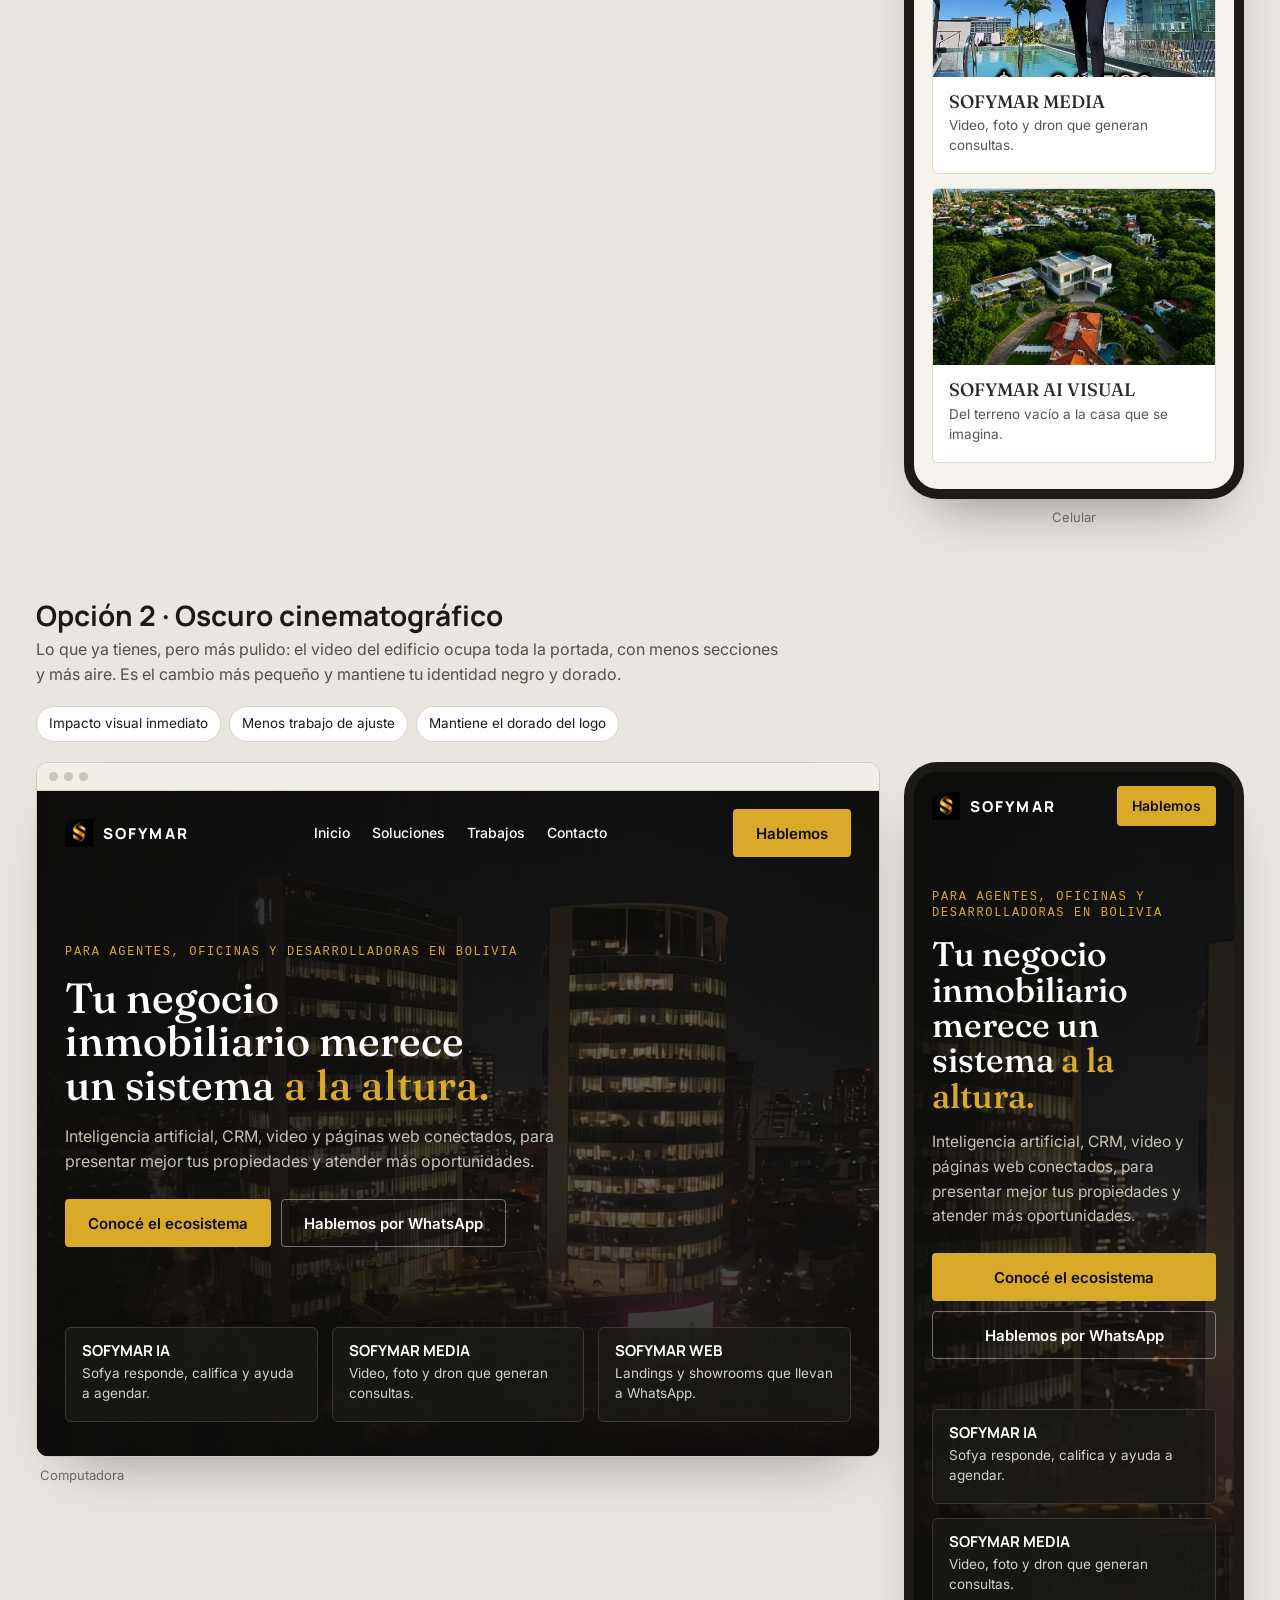
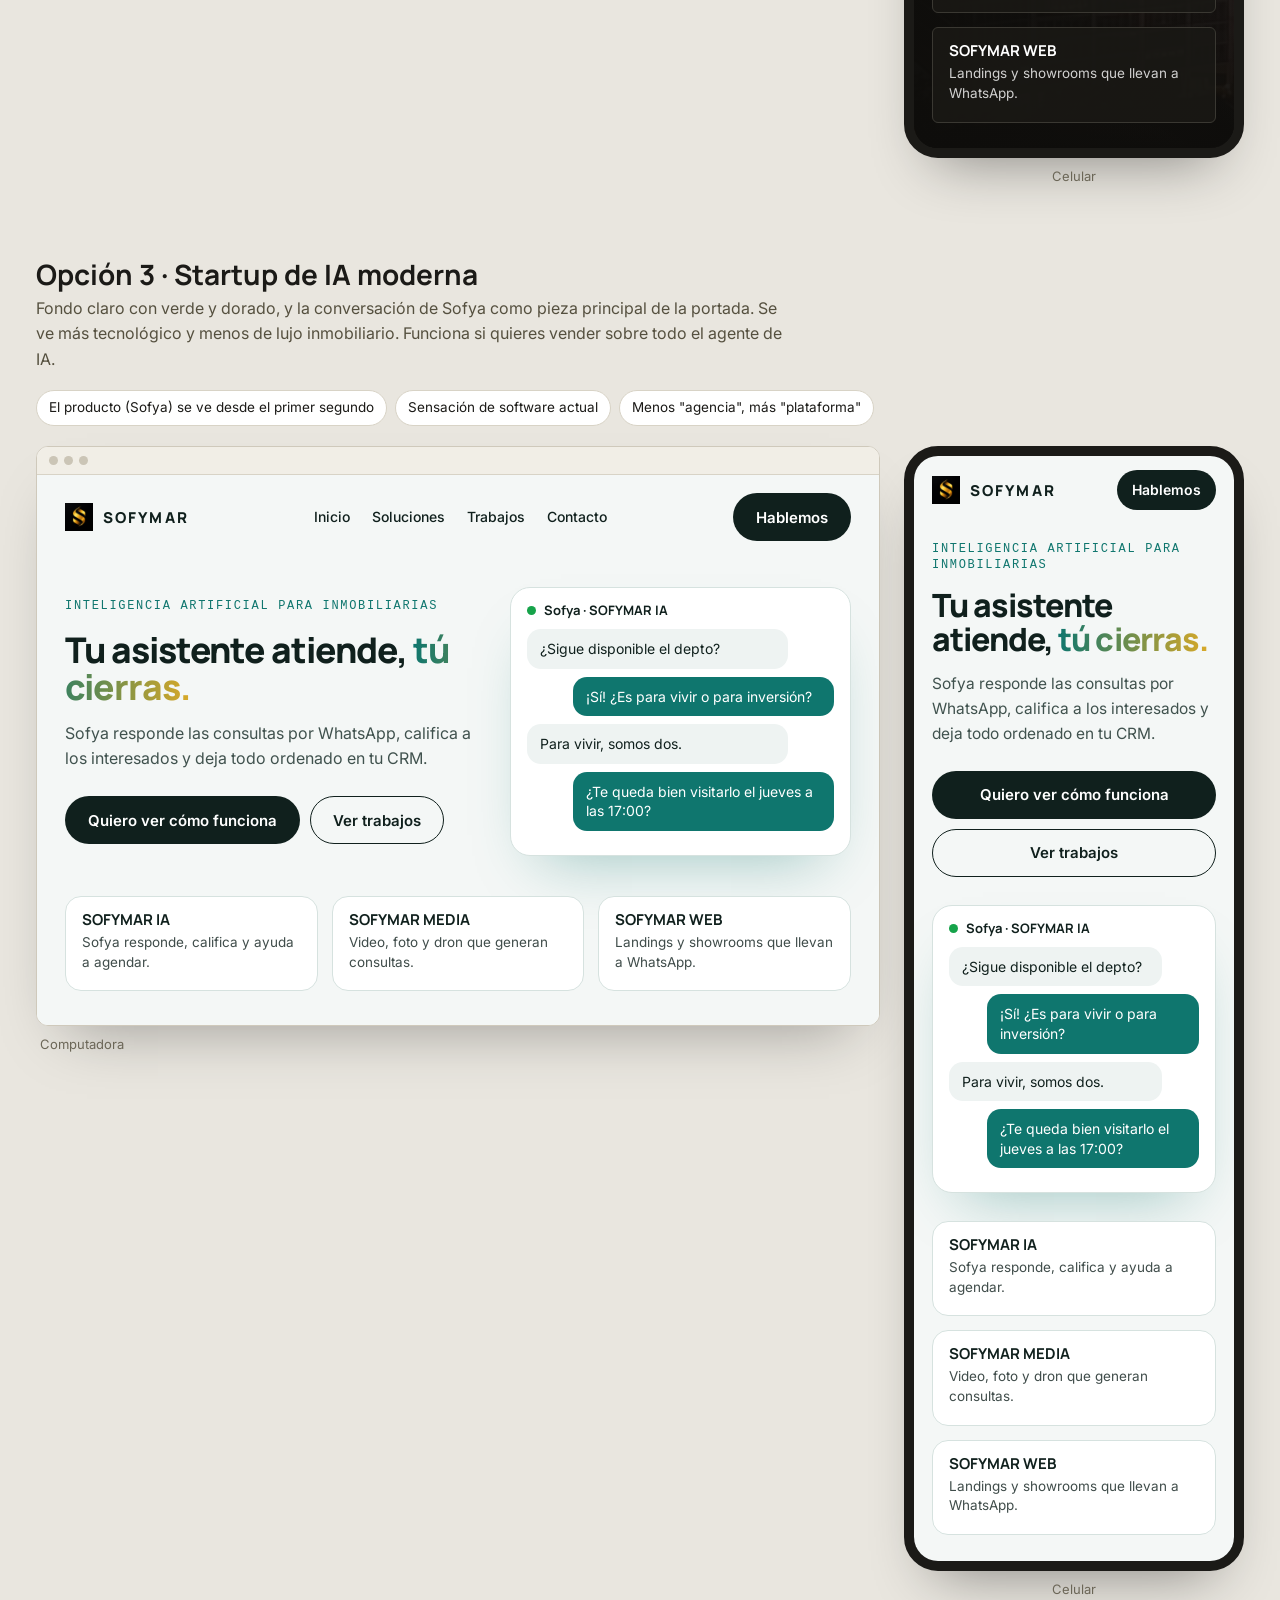
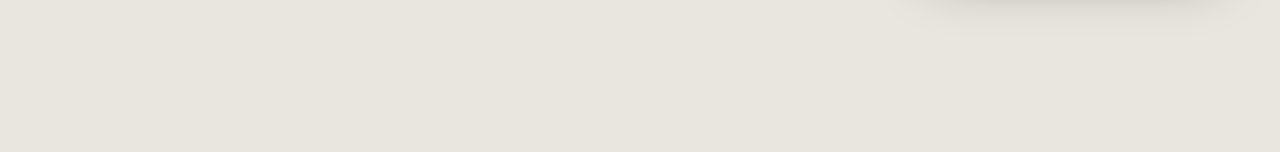
<file: ejemplos-rediseno.html>
<!doctype html>
<html lang="es">
<head>
<meta name="robots" content="noindex, nofollow">
<meta charset="utf-8">
<meta name="viewport" content="width=device-width,initial-scale=1">
<meta name="robots" content="noindex, nofollow">
<title>Ejemplos de rediseño SOFYMAR</title>
<link rel="preconnect" href="https://fonts.googleapis.com"><link rel="preconnect" href="https://fonts.gstatic.com" crossorigin>
<link href="https://fonts.googleapis.com/css2?family=Fraunces:opsz,wght@9..144,400;9..144,500;9..144,600&family=Inter:wght@400;500;600;700&family=Manrope:wght@600;700;800&display=swap" rel="stylesheet">
<style>
*{box-sizing:border-box}
body{margin:0;background:#E9E6DF;color:#1b1a17;font:400 16px/1.6 Inter,system-ui,sans-serif}
.page{max-width:1240px;margin:0 auto;padding:28px 16px 80px}
h1.t{font:600 clamp(26px,4vw,40px)/1.1 Manrope,sans-serif;margin:0 0 8px}
.sub{color:#55503F;max-width:70ch;margin:0 0 36px}
.opt{margin:0 0 72px}
.opt-h{display:flex;flex-wrap:wrap;align-items:center;gap:12px;margin-bottom:6px}
.opt-h h2{font:700 clamp(20px,3vw,28px)/1.1 Manrope,sans-serif;margin:0}
.rec{background:#1b1a17;color:#fff;font:600 12px/1 Inter;letter-spacing:.08em;text-transform:uppercase;padding:7px 11px;border-radius:999px}
.opt p.d{margin:0 0 18px;color:#55503F;max-width:75ch}
.pros{display:flex;flex-wrap:wrap;gap:8px;margin:0 0 20px;padding:0;list-style:none}
.pros li{background:#fff;border:1px solid #d8d3c6;border-radius:999px;padding:6px 12px;font-size:13.5px}
.row{display:grid;grid-template-columns:minmax(0,1fr) 340px;gap:24px;align-items:start}
@media (max-width:960px){.row{grid-template-columns:minmax(0,1fr)}.phone{margin:0 auto}}
.frame{border-radius:12px;overflow:hidden;border:1px solid #cfc9bb;background:#fff;box-shadow:0 30px 60px -30px rgba(0,0,0,.35)}
.bar{display:flex;gap:6px;align-items:center;padding:9px 12px;background:#f1eee6;border-bottom:1px solid #d8d3c6}
.bar i{width:9px;height:9px;border-radius:50%;background:#cbc5b6}
.phone{width:340px;max-width:100%;border:10px solid #1b1a17;border-radius:34px;overflow:hidden;background:#000;box-shadow:0 30px 60px -30px rgba(0,0,0,.45)}
.cap{font-size:13px;color:#6b6657;margin:8px 4px 0}

/* ====== escenario (se usa en escritorio y en celular) ====== */
.stage{container-type:inline-size;width:100%}
.s{position:relative;overflow:hidden}
.s .nav{display:flex;align-items:center;justify-content:space-between;gap:16px;padding:18px 28px}
.s .brand{display:flex;align-items:center;gap:10px;font:800 15px/1 Manrope;letter-spacing:.14em}
.s .brand img{width:28px;height:28px}
.s .links{display:flex;gap:22px;font:500 14px/1 Inter}
.s .btn{display:inline-flex;align-items:center;justify-content:center;min-height:48px;padding:0 22px;font:600 15px/1 Inter;text-decoration:none;border:1px solid transparent;white-space:nowrap}
.s .hero{padding:28px 28px 40px}
.s .eyebrow{font:500 12px/1.3 "JetBrains Mono",ui-monospace,monospace;letter-spacing:.14em;text-transform:uppercase;margin:0 0 16px}
.s h3.h{margin:0 0 16px}
.s .lead{margin:0 0 24px;max-width:56ch}
.s .cta{display:flex;flex-wrap:wrap;gap:10px}
.s .svc{display:grid;grid-template-columns:repeat(3,minmax(0,1fr));gap:14px;padding:0 28px 34px}
.s .card{overflow:hidden}
.s .card img{width:100%;aspect-ratio:16/10;object-fit:cover;display:block}
.s .card div{padding:14px 16px 18px}
.s .card b{display:block;font:700 15px/1.2 Manrope;margin-bottom:4px}
.s .card span{font-size:13.5px;opacity:.8;line-height:1.45;display:block}
@container (max-width:640px){
  .s .links{display:none}
  .s .nav{padding:14px 18px}
  .s .hero{padding:18px 18px 28px}
  .s .svc{grid-template-columns:minmax(0,1fr);padding:0 18px 26px}
  .s .hero .btn{width:100%}
  .s .nav .btn{min-height:40px;padding:0 14px;font-size:14px}
  .s .cta{flex-direction:column}
  .s .lead{font-size:15.5px}
}

/* ====== 1. Lujo editorial claro ====== */
.d1{background:#F6F3EC;color:#2B2A27}
.d1 .brand{color:#2B2A27}
.d1 .links{color:#55503F}
.d1 .btn.p{background:#2B2A27;color:#F6F3EC;border-radius:4px}
.d1 .btn.g{border-color:#2B2A27;color:#2B2A27;border-radius:4px}
.d1 .hero{display:grid;grid-template-columns:minmax(0,1.05fr) minmax(0,.95fr);gap:32px;align-items:center}
.d1 .eyebrow{color:#8A6B3F}
.d1 h3.h{font:500 clamp(30px,4.4cqw,56px)/1.06 Fraunces,serif;letter-spacing:-.015em}
.d1 h3.h em{font-style:italic;color:#8A6B3F}
.d1 .lead{color:#55503F}
.d1 .photo{aspect-ratio:4/5;border-radius:6px;overflow:hidden;position:relative}
.d1 .photo img{width:100%;height:100%;object-fit:cover}
.d1 .photo span{position:absolute;left:12px;bottom:12px;background:rgba(246,243,236,.92);padding:7px 11px;font:500 12px/1 Inter;border-radius:4px}
.d1 .card{background:#fff;border:1px solid #E0DACB;border-radius:6px}
.d1 .card b{font-family:Fraunces,serif;font-weight:500;font-size:18px}
@container (max-width:640px){.d1 .hero{grid-template-columns:minmax(0,1fr)}.d1 .photo{aspect-ratio:4/3}.d1 h3.h{font-size:34px}}

/* ====== 2. Oscuro cinematográfico ====== */
.d2{background:#0E0D0B;color:#fff}
.d2 .bg{position:absolute;inset:0}
.d2 .bg img{width:100%;height:100%;object-fit:cover;opacity:.55}
.d2 .bg::after{content:"";position:absolute;inset:0;background:linear-gradient(90deg,rgba(14,13,11,.92),rgba(14,13,11,.35) 70%),linear-gradient(0deg,#0E0D0B,transparent 40%)}
.d2 .in{position:relative;z-index:1}
.d2 .btn.p{background:#D9A928;color:#0E0D0B;border-radius:4px}
.d2 .btn.g{border-color:rgba(255,255,255,.4);color:#fff;border-radius:4px}
.d2 .eyebrow{color:#D9A928}
.d2 .hero{padding-top:70px;padding-bottom:80px}
.d2 h3.h{font:500 clamp(32px,5cqw,64px)/1.04 Fraunces,serif;max-width:16ch}
.d2 h3.h em{font-style:normal;color:#D9A928}
.d2 .lead{color:#C9C2B4}
.d2 .card{background:rgba(26,25,21,.82);border:1px solid #3A3832;border-radius:6px}
@container (max-width:640px){.d2 .hero{padding-top:50px;padding-bottom:50px}.d2 h3.h{font-size:34px}}

/* ====== 3. Startup de IA ====== */
.d3{background:#F4F7F6;color:#10201D}
.d3 .btn.p{background:#10201D;color:#fff;border-radius:999px}
.d3 .btn.g{border-color:#10201D;color:#10201D;border-radius:999px}
.d3 .eyebrow{color:#0F766E}
.d3 .hero{display:grid;grid-template-columns:minmax(0,1.1fr) minmax(0,.9fr);gap:28px;align-items:center}
.d3 h3.h{font:800 clamp(30px,4.2cqw,52px)/1.05 Manrope,sans-serif;letter-spacing:-.03em}
.d3 h3.h em{font-style:normal;background:linear-gradient(90deg,#0F766E,#D9A928);-webkit-background-clip:text;background-clip:text;color:transparent}
.d3 .lead{color:#40524E}
.d3 .chat{background:#fff;border:1px solid #D6E2DF;border-radius:20px;padding:16px;box-shadow:0 30px 60px -30px rgba(15,118,110,.4)}
.d3 .chat .h2{display:flex;align-items:center;gap:8px;font:700 13px/1 Manrope;margin-bottom:12px}
.d3 .chat .h2 i{width:9px;height:9px;border-radius:50%;background:#16a34a}
.d3 .m{max-width:85%;padding:10px 13px;border-radius:14px;font-size:14px;line-height:1.4;margin-bottom:8px}
.d3 .m.in{background:#EEF3F2}
.d3 .m.out{background:#0F766E;color:#fff;margin-left:auto}
.d3 .card{background:#fff;border:1px solid #D6E2DF;border-radius:16px}
@container (max-width:640px){.d3 .hero{grid-template-columns:minmax(0,1fr)}.d3 h3.h{font-size:32px}}
</style>
</head>
<body>
<div class="page">
  <h1 class="t">Ejemplos de rediseño · SOFYMAR</h1>
  <p class="sub">Tres direcciones con tus fotos y tus textos reales. A la izquierda se ve en computadora y a la derecha en celular. Esto es solo una muestra del inicio: la dirección que elijas se aplica después a las 6 páginas.</p>

  <section class="opt">
    <div class="opt-h"><h2>Opción 1 · Lujo editorial claro</h2><span class="rec">Mi recomendación</span></div>
    <p class="d">Fondo marfil, tipografía serif, fotos grandes de tus propiedades y botones sobrios. Se siente como una agencia inmobiliaria premium, y la propiedad es la protagonista. En celular se lee mejor que un fondo negro, incluso a pleno sol.</p>
    <ul class="pros"><li>Más confianza con propietarios y desarrolladoras</li><li>Resalta tus fotos y trabajos reales</li><li>Muy legible en celular</li></ul>
    <div class="row">
      <div><div class="frame"><div class="bar"><i></i><i></i><i></i></div><div class="stage" data-clone="a1"><div class="s d1" id="a1">
        <div class="nav"><div class="brand"><img src="assets/sofymar-emblema.png" alt="">SOFYMAR</div><div class="links"><span>Inicio</span><span>Soluciones</span><span>Trabajos</span><span>Contacto</span></div><a class="btn p">Hablemos</a></div>
        <div class="hero"><div><p class="eyebrow">Real estate inteligente · Santa Cruz</p><h3 class="h">Presentamos tus propiedades como <em>piezas únicas.</em></h3><p class="lead">Páginas web, video, visualización con IA y una asistente que atiende a tus clientes por WhatsApp. Todo conectado, para agentes y desarrolladoras en Bolivia.</p><div class="cta"><a class="btn p">Ver trabajos reales</a><a class="btn g">Hablar por WhatsApp</a></div></div><div class="photo"><img src="assets/colinas-aerea-laguna.webp" alt=""><span>Colinas del Urubó · trabajo real</span></div></div>
        <div class="svc"><div class="card"><img src="assets/persona-agente-clientes.webp" alt=""><div><b>SOFYMAR IA</b><span>Sofya responde, califica y ayuda a agendar.</span></div></div><div class="card"><img src="assets/media-ingrid-poster.jpg" alt=""><div><b>SOFYMAR MEDIA</b><span>Video, foto y dron que generan consultas.</span></div></div><div class="card"><img src="assets/aiv-colinas-casa-ia-mejorada.webp" alt=""><div><b>SOFYMAR AI VISUAL</b><span>Del terreno vacío a la casa que se imagina.</span></div></div></div>
      </div></div></div><p class="cap">Computadora</p></div>
      <div><div class="phone"><div class="stage" data-mirror="a1"></div></div><p class="cap" style="text-align:center">Celular</p></div>
    </div>
  </section>

  <section class="opt">
    <div class="opt-h"><h2>Opción 2 · Oscuro cinematográfico</h2></div>
    <p class="d">Lo que ya tienes, pero más pulido: el video del edificio ocupa toda la portada, con menos secciones y más aire. Es el cambio más pequeño y mantiene tu identidad negro y dorado.</p>
    <ul class="pros"><li>Impacto visual inmediato</li><li>Menos trabajo de ajuste</li><li>Mantiene el dorado del logo</li></ul>
    <div class="row">
      <div><div class="frame"><div class="bar"><i></i><i></i><i></i></div><div class="stage" data-clone="a2"><div class="s d2" id="a2">
        <div class="bg"><img src="assets/hero-edificio-poster.jpg" alt=""></div>
        <div class="in"><div class="nav"><div class="brand"><img src="assets/sofymar-emblema.png" alt="">SOFYMAR</div><div class="links"><span>Inicio</span><span>Soluciones</span><span>Trabajos</span><span>Contacto</span></div><a class="btn p">Hablemos</a></div>
        <div class="hero"><p class="eyebrow">Para agentes, oficinas y desarrolladoras en Bolivia</p><h3 class="h">Tu negocio inmobiliario merece un sistema <em>a la altura.</em></h3><p class="lead">Inteligencia artificial, CRM, video y páginas web conectados, para presentar mejor tus propiedades y atender más oportunidades.</p><div class="cta"><a class="btn p">Conocé el ecosistema</a><a class="btn g">Hablemos por WhatsApp</a></div></div>
        <div class="svc"><div class="card"><div><b>SOFYMAR IA</b><span>Sofya responde, califica y ayuda a agendar.</span></div></div><div class="card"><div><b>SOFYMAR MEDIA</b><span>Video, foto y dron que generan consultas.</span></div></div><div class="card"><div><b>SOFYMAR WEB</b><span>Landings y showrooms que llevan a WhatsApp.</span></div></div></div></div>
      </div></div></div><p class="cap">Computadora</p></div>
      <div><div class="phone"><div class="stage" data-mirror="a2"></div></div><p class="cap" style="text-align:center">Celular</p></div>
    </div>
  </section>

  <section class="opt">
    <div class="opt-h"><h2>Opción 3 · Startup de IA moderna</h2></div>
    <p class="d">Fondo claro con verde y dorado, y la conversación de Sofya como pieza principal de la portada. Se ve más tecnológico y menos de lujo inmobiliario. Funciona si quieres vender sobre todo el agente de IA.</p>
    <ul class="pros"><li>El producto (Sofya) se ve desde el primer segundo</li><li>Sensación de software actual</li><li>Menos "agencia", más "plataforma"</li></ul>
    <div class="row">
      <div><div class="frame"><div class="bar"><i></i><i></i><i></i></div><div class="stage" data-clone="a3"><div class="s d3" id="a3">
        <div class="nav"><div class="brand"><img src="assets/sofymar-emblema.png" alt="">SOFYMAR</div><div class="links"><span>Inicio</span><span>Soluciones</span><span>Trabajos</span><span>Contacto</span></div><a class="btn p">Hablemos</a></div>
        <div class="hero"><div><p class="eyebrow">Inteligencia artificial para inmobiliarias</p><h3 class="h">Tu asistente atiende, <em>tú cierras.</em></h3><p class="lead">Sofya responde las consultas por WhatsApp, califica a los interesados y deja todo ordenado en tu CRM.</p><div class="cta"><a class="btn p">Quiero ver cómo funciona</a><a class="btn g">Ver trabajos</a></div></div>
        <div class="chat"><div class="h2"><i></i>Sofya · SOFYMAR IA</div><div class="m in">¿Sigue disponible el depto?</div><div class="m out">¡Sí! ¿Es para vivir o para inversión?</div><div class="m in">Para vivir, somos dos.</div><div class="m out">¿Te queda bien visitarlo el jueves a las 17:00?</div></div></div>
        <div class="svc"><div class="card"><div><b>SOFYMAR IA</b><span>Sofya responde, califica y ayuda a agendar.</span></div></div><div class="card"><div><b>SOFYMAR MEDIA</b><span>Video, foto y dron que generan consultas.</span></div></div><div class="card"><div><b>SOFYMAR WEB</b><span>Landings y showrooms que llevan a WhatsApp.</span></div></div></div>
      </div></div></div><p class="cap">Computadora</p></div>
      <div><div class="phone"><div class="stage" data-mirror="a3"></div></div><p class="cap" style="text-align:center">Celular</p></div>
    </div>
  </section>
</div>
<script>
document.querySelectorAll('[data-mirror]').forEach(function(m){
  var src=document.getElementById(m.dataset.mirror); if(!src) return;
  var c=src.cloneNode(true); c.removeAttribute('id'); m.appendChild(c);
});
</script>
</body>
</html>
</file>
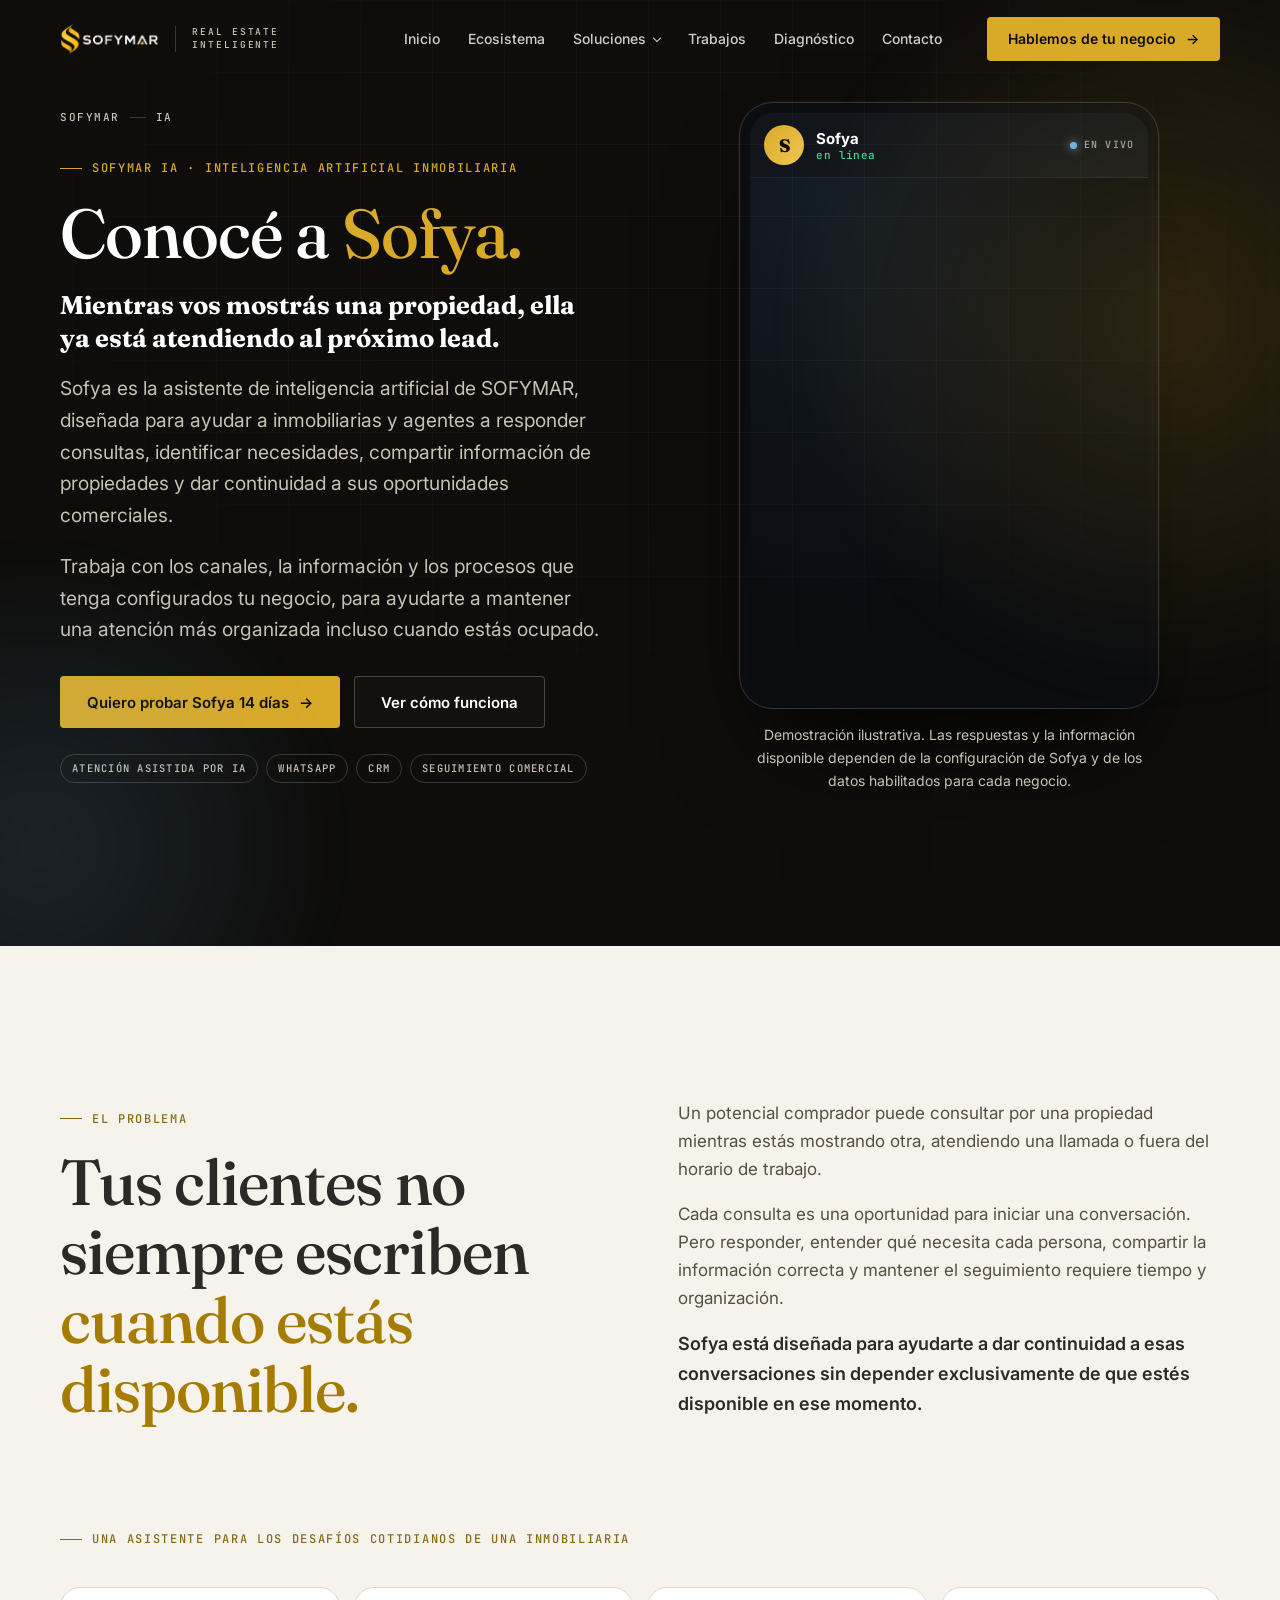
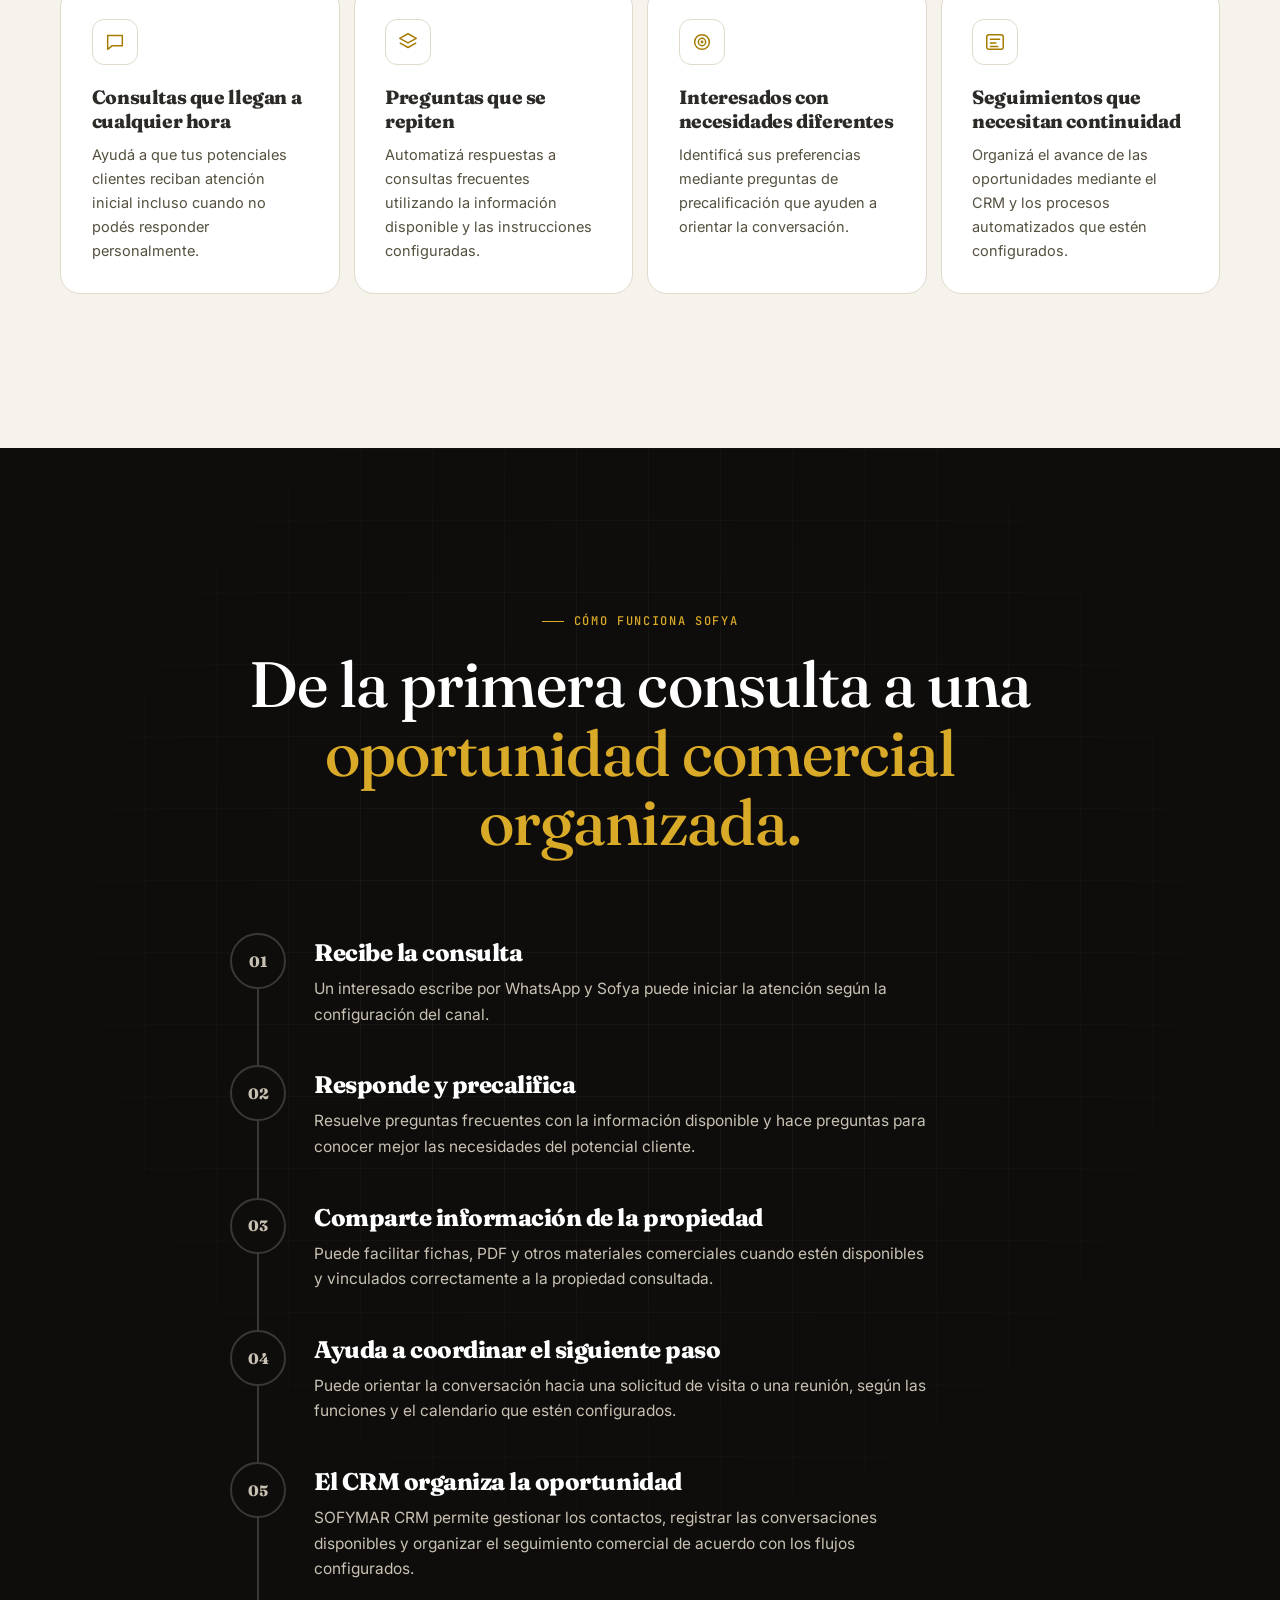
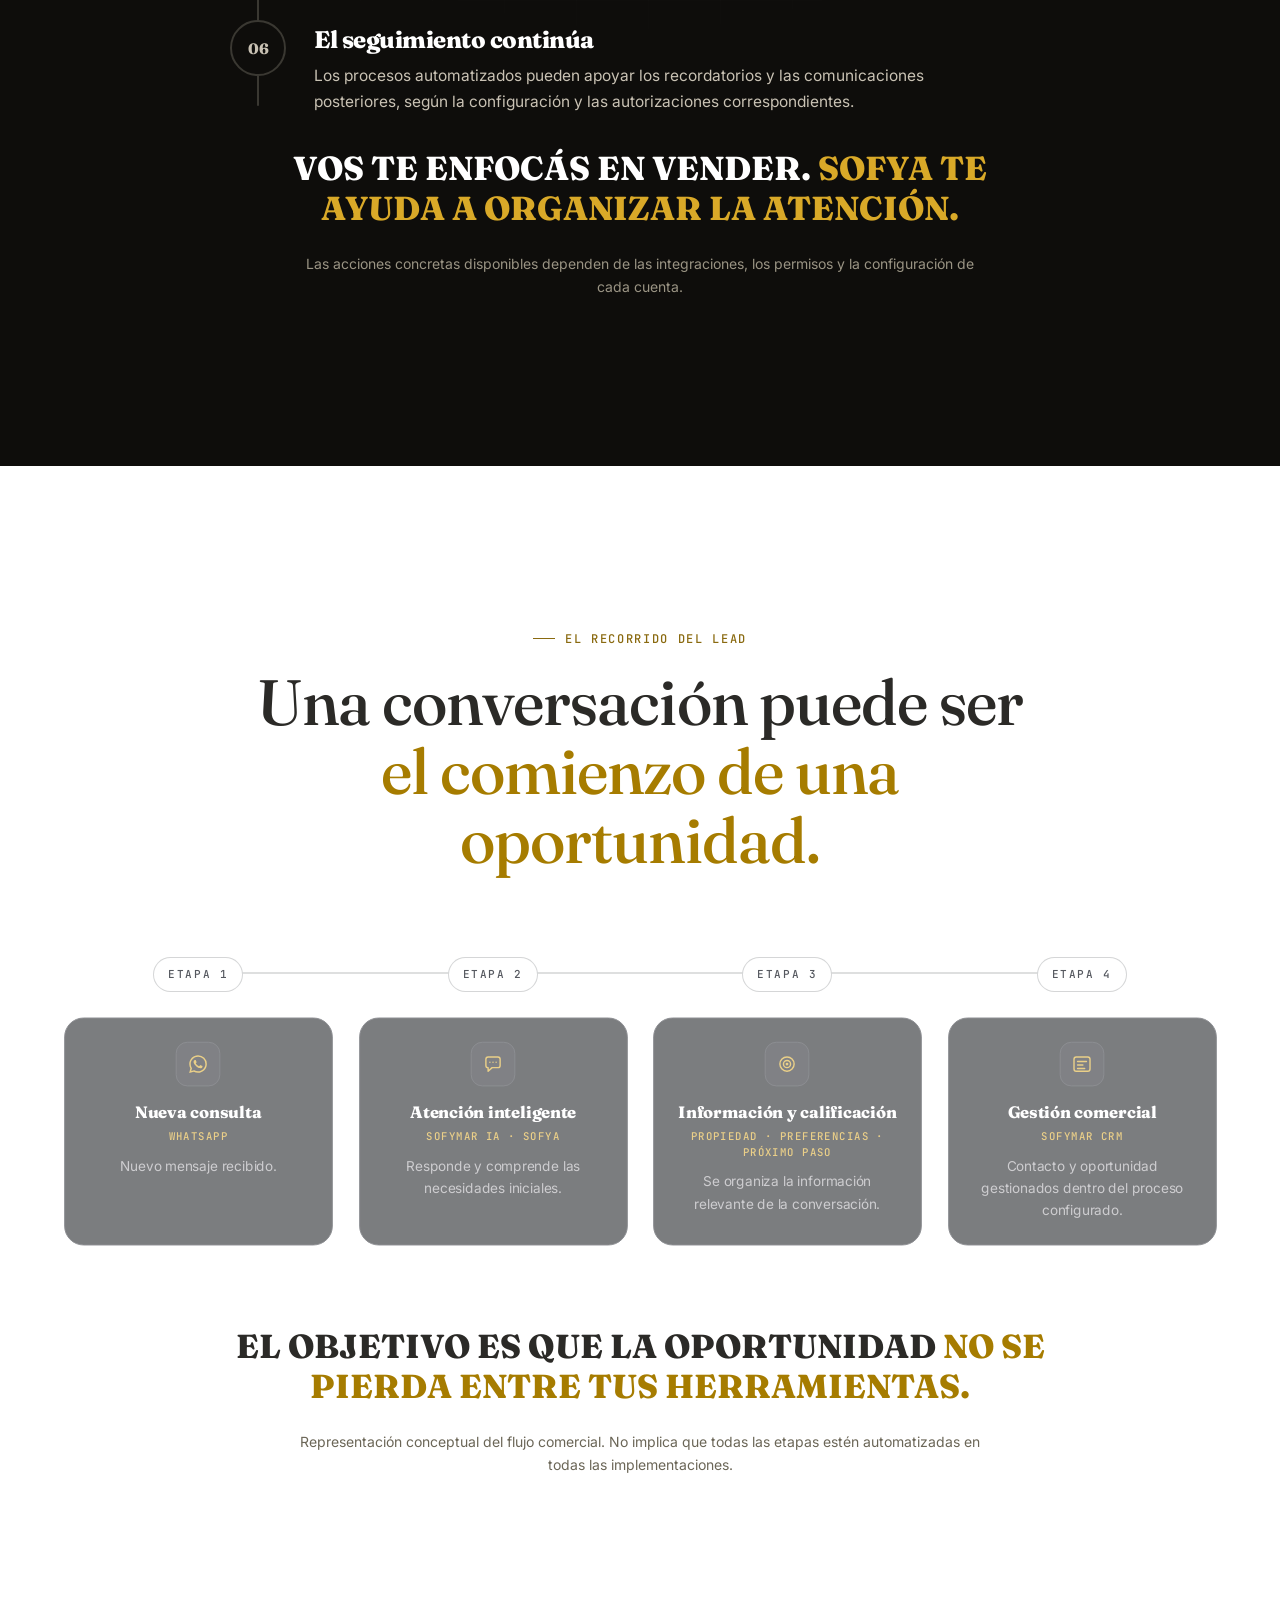
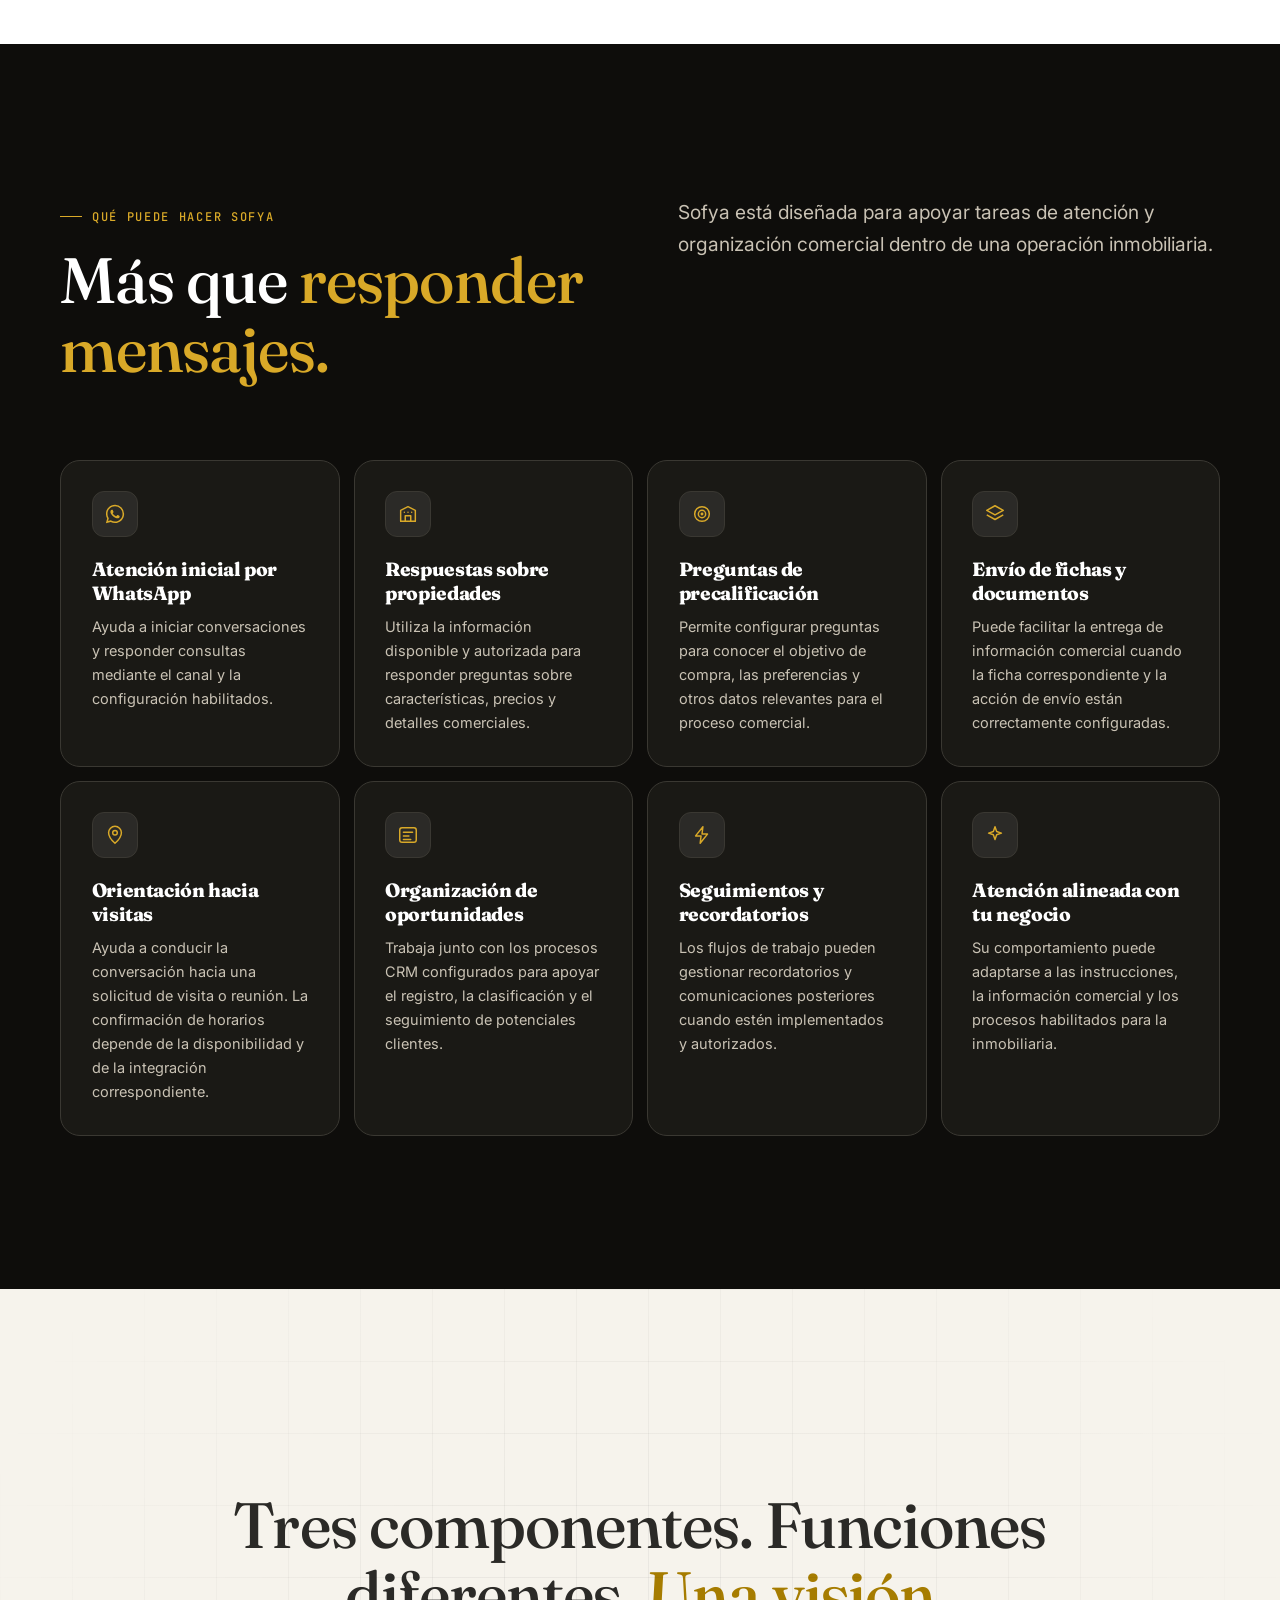
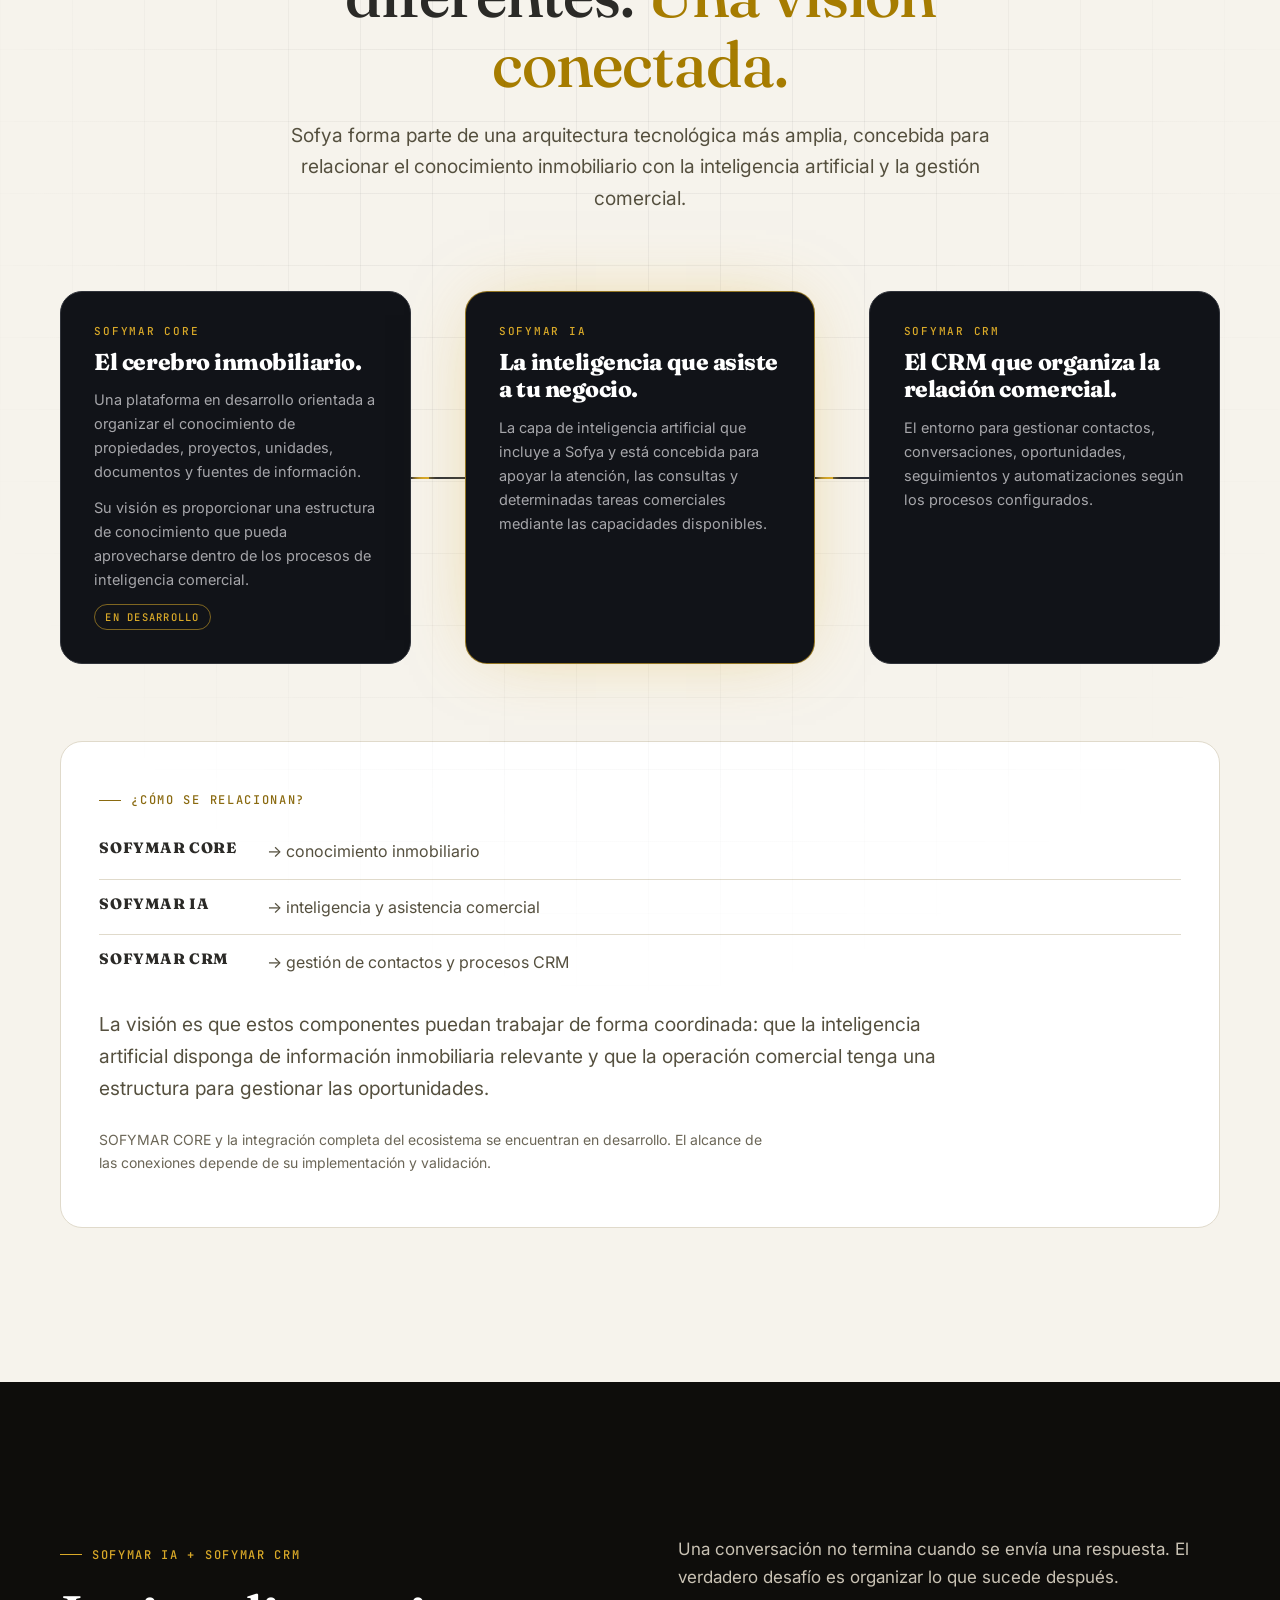
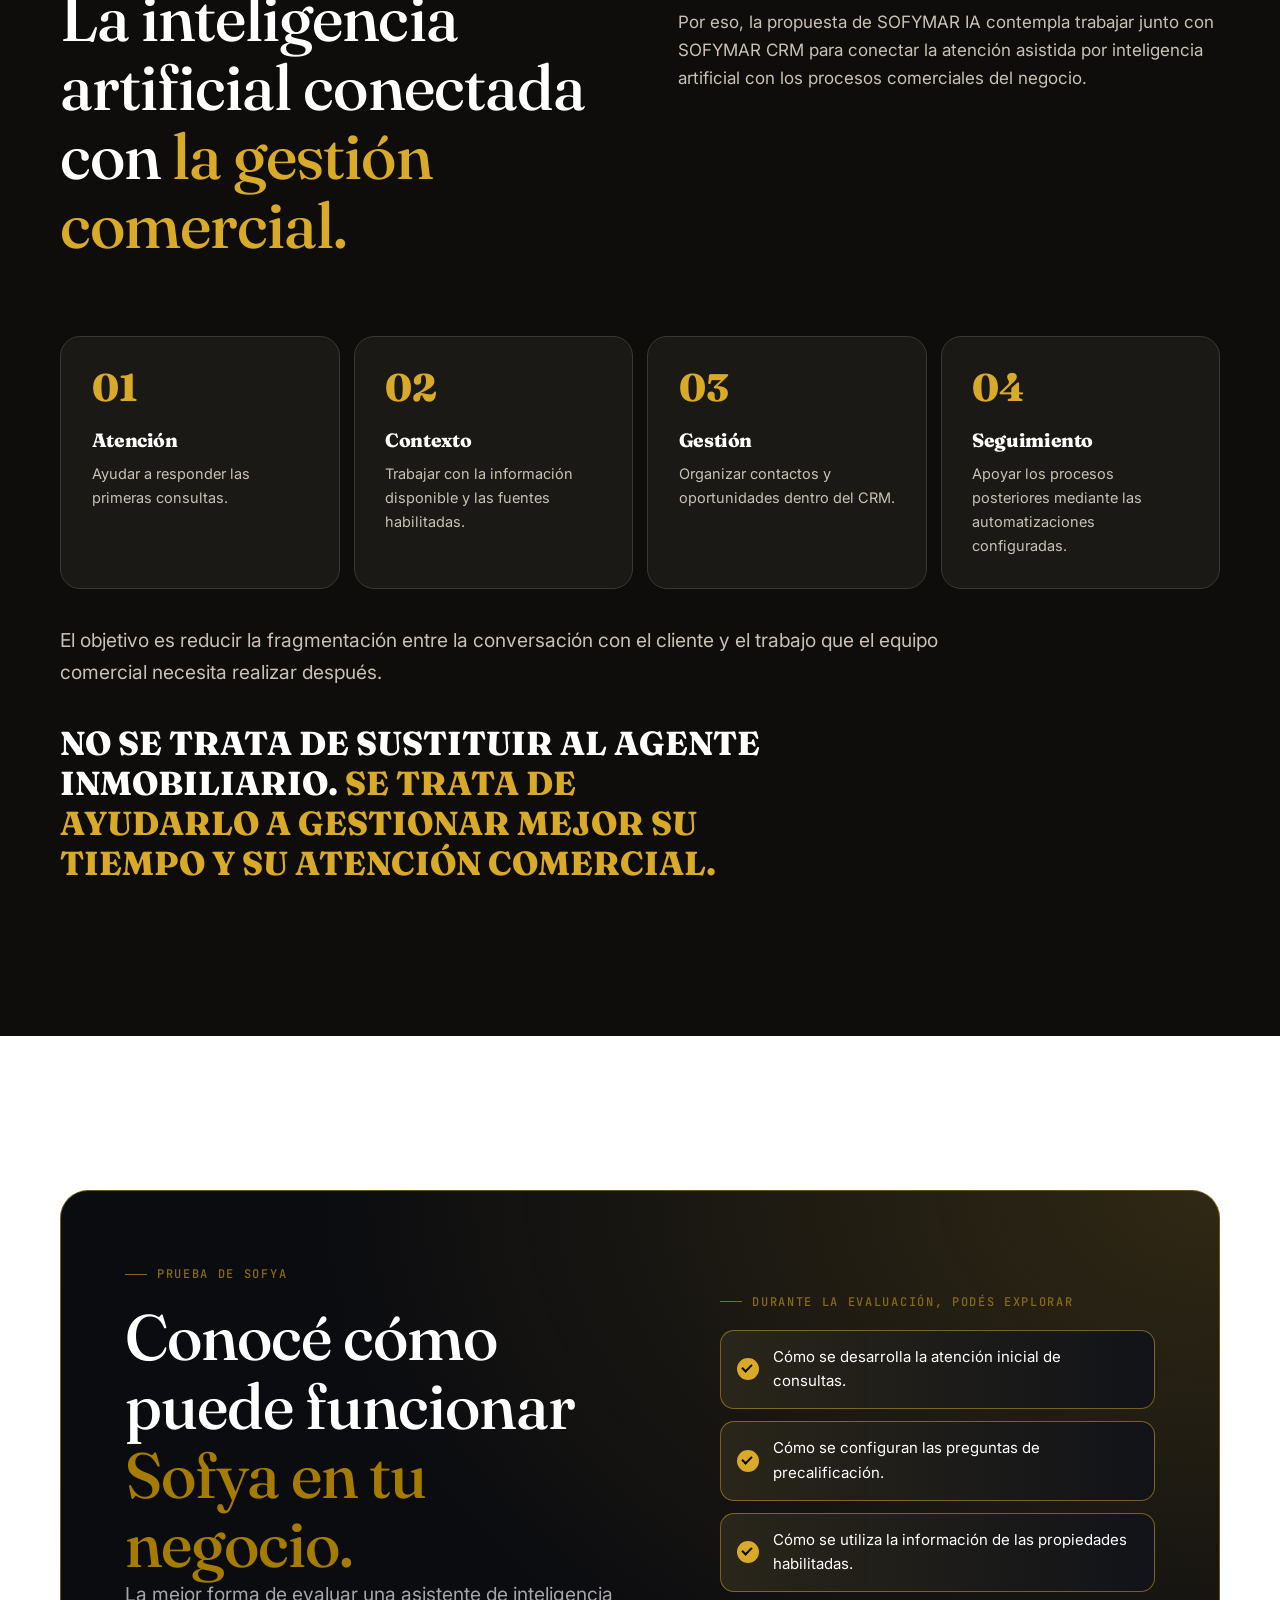
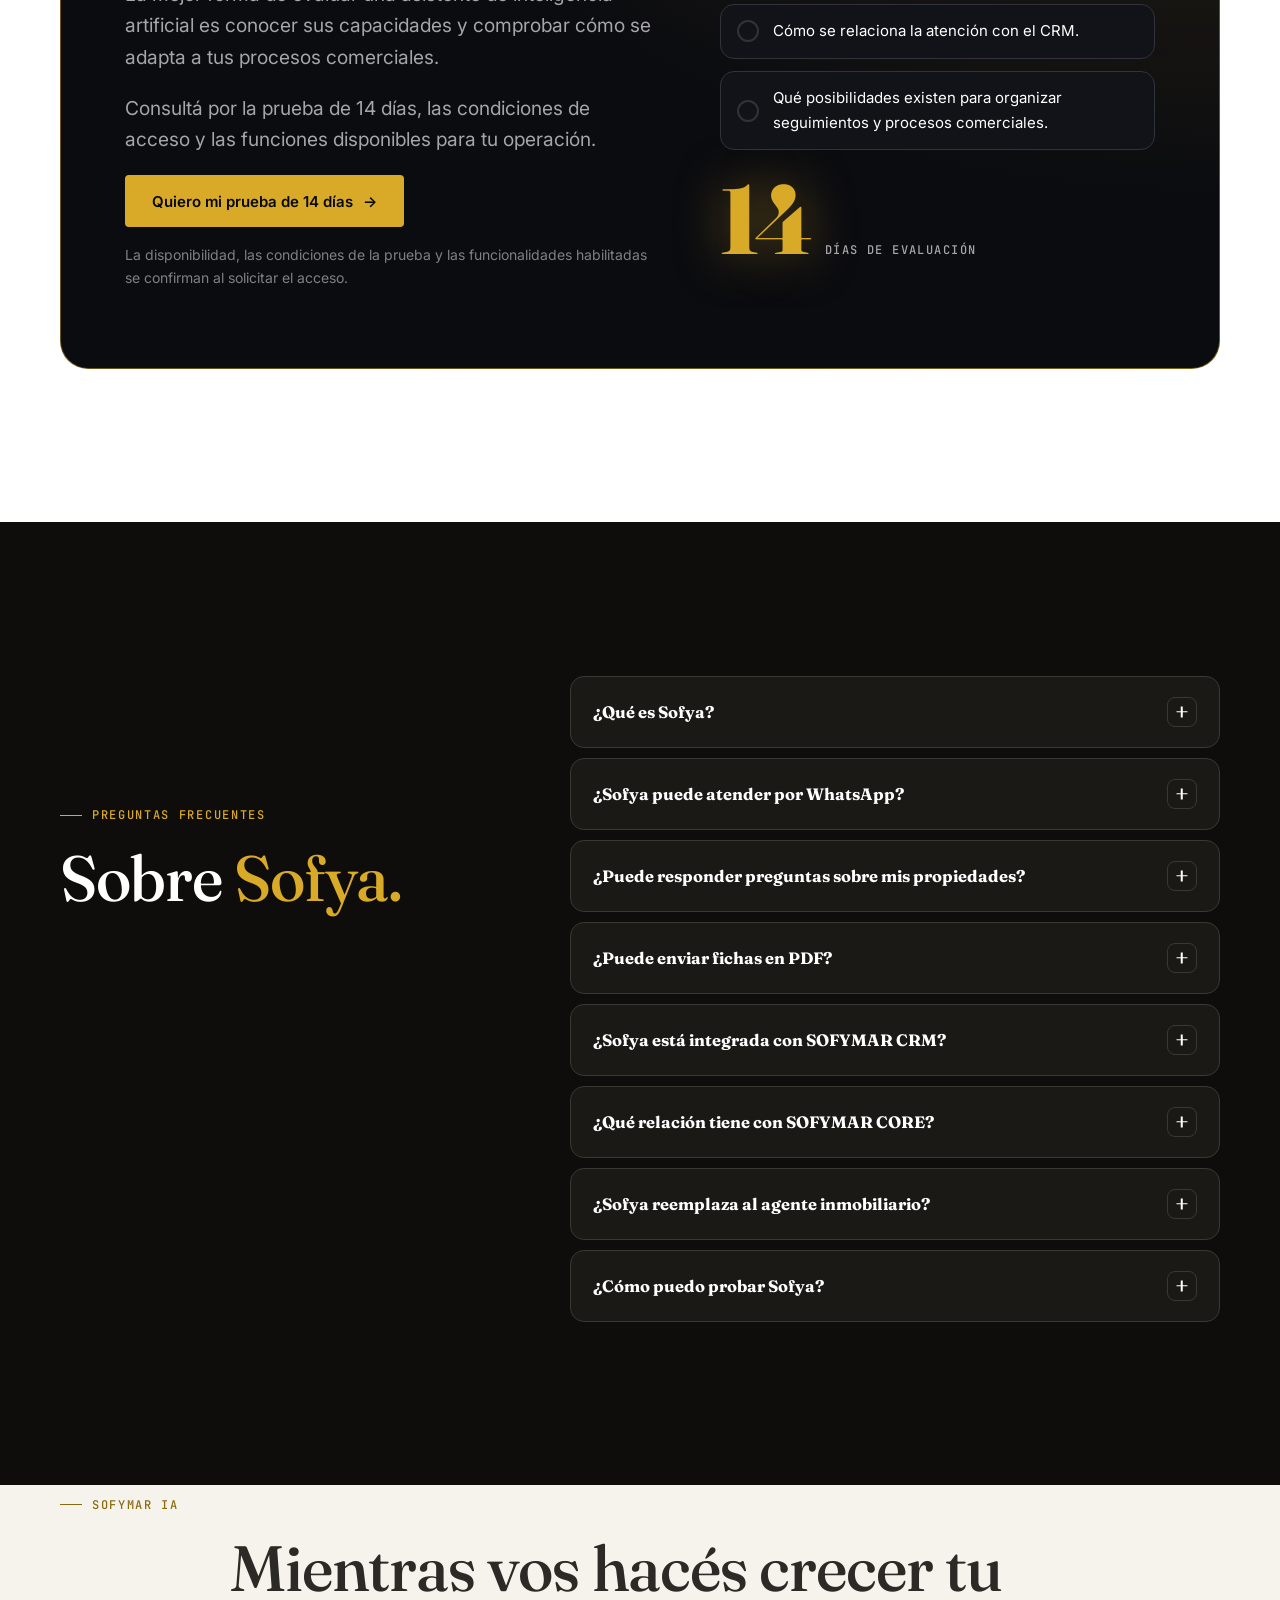
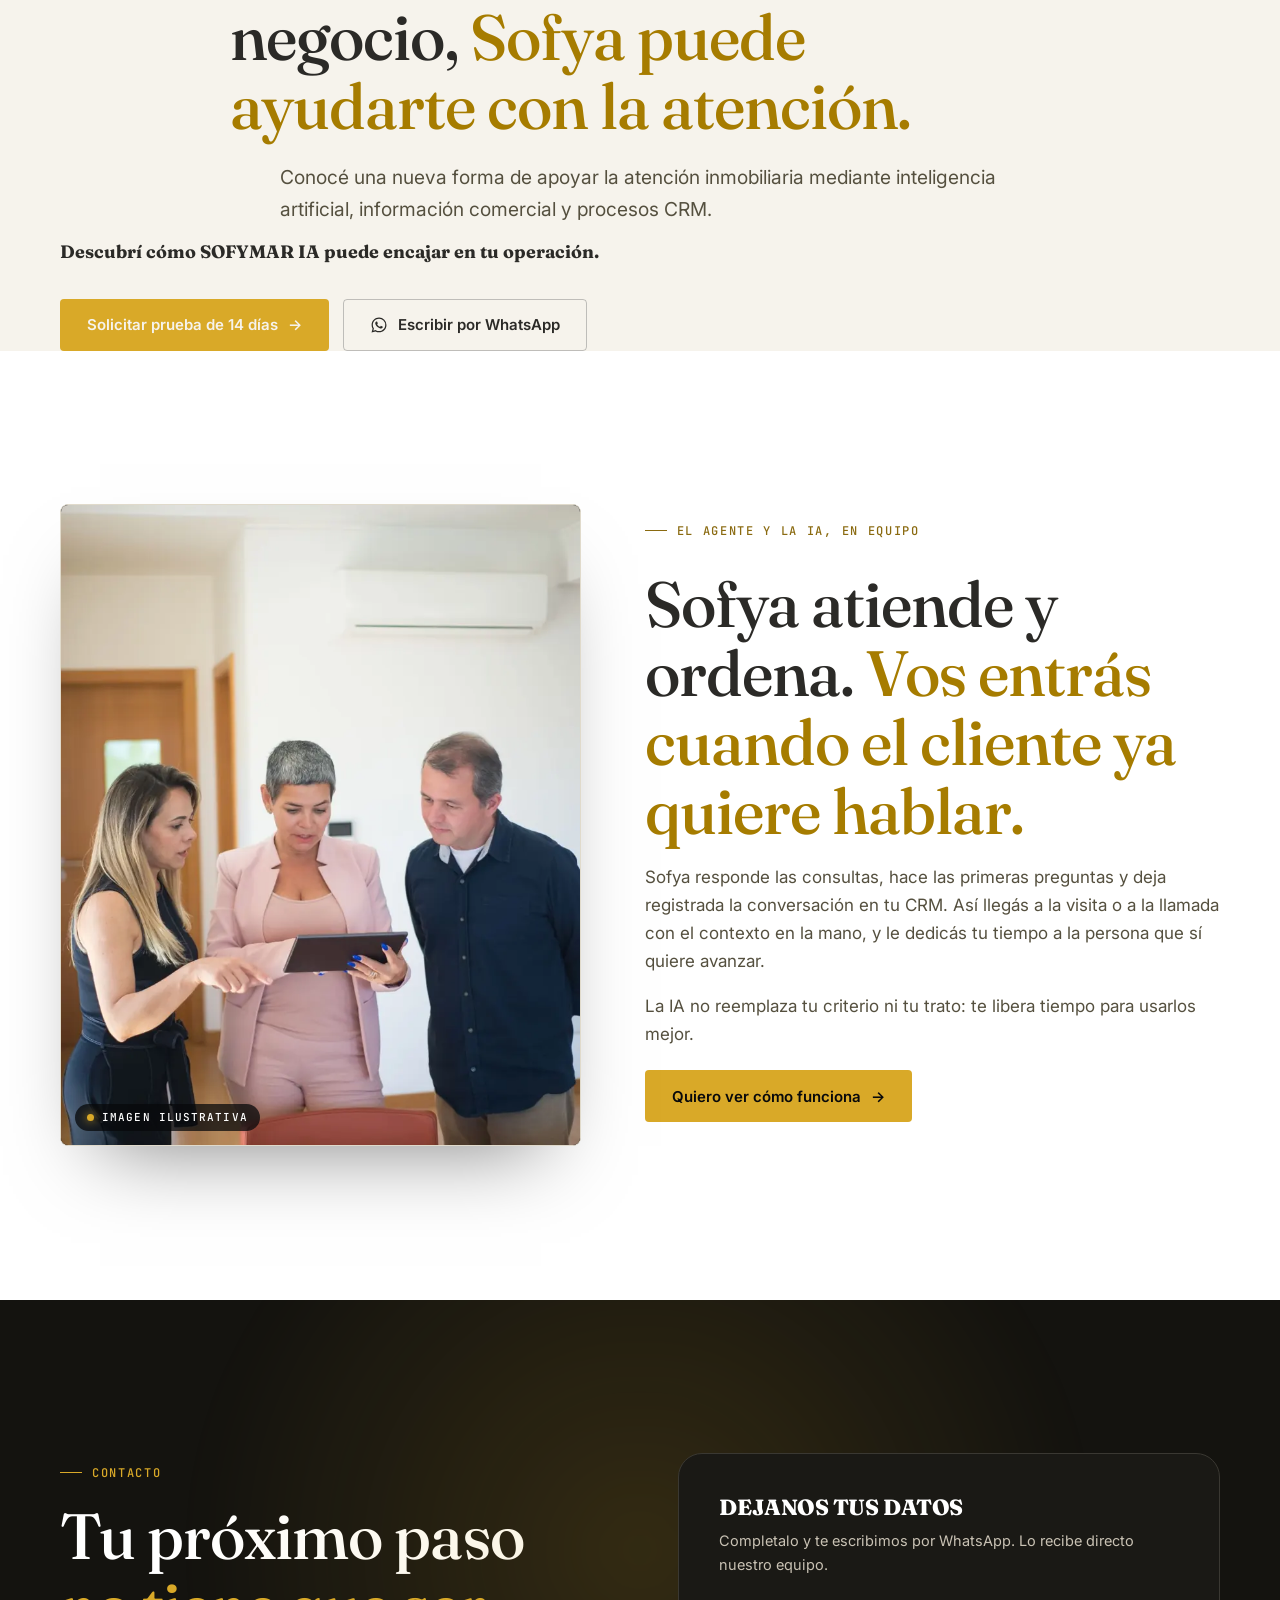
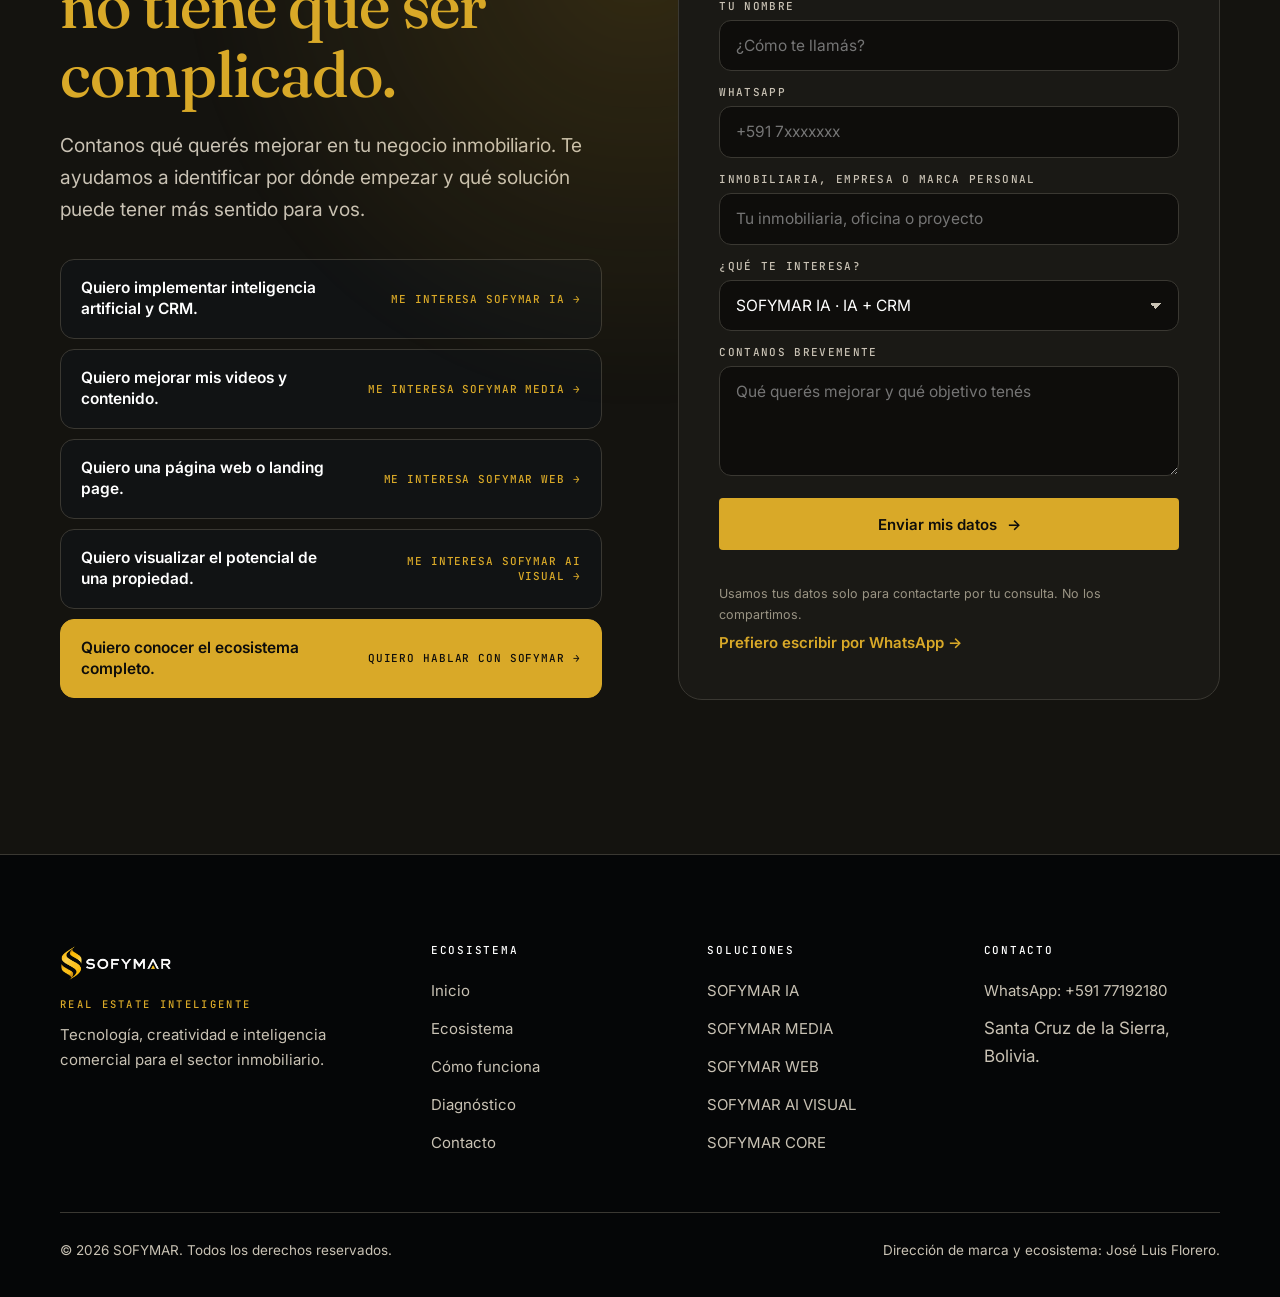
<file: ia.html>
<!doctype html>
<html lang="es-BO">
<head>
<meta name="robots" content="noindex, nofollow">
<meta charset="utf-8">
<meta name="viewport" content="width=device-width, initial-scale=1">
<title>SOFYMAR IA | Sofya, la asistente de IA para inmobiliarias</title>
<meta name="description" content="Conocé a Sofya, la asistente de inteligencia artificial de SOFYMAR: atención de consultas por WhatsApp, precalificación y seguimiento con tu CRM. Consultá por la prueba de 14 días.">
<meta name="theme-color" content="#08090B">
<link rel="icon" type="image/png" href="assets/favicon.png">
<link rel="apple-touch-icon" href="assets/apple-touch-icon.png">
<meta property="og:type" content="website">
<meta property="og:locale" content="es_BO">
<meta property="og:site_name" content="SOFYMAR">
<meta property="og:title" content="SOFYMAR IA | Sofya, la asistente de IA para inmobiliarias">
<meta property="og:description" content="Conocé a Sofya, la asistente de inteligencia artificial de SOFYMAR: atención de consultas por WhatsApp, precalificación y seguimiento con tu CRM. Consultá por la prueba de 14 días.">
<meta property="og:image" content="assets/og-sofymar.jpg">
<meta name="twitter:card" content="summary_large_image">
<!-- PENDIENTE: con dominio, agregar <link rel="canonical"> y og:url; og:image absoluta -->
<link rel="preconnect" href="https://fonts.googleapis.com">
<link rel="preconnect" href="https://fonts.gstatic.com" crossorigin>
<link href="https://fonts.googleapis.com/css2?family=Inter:wght@400;500;600&family=JetBrains+Mono:wght@500&family=Manrope:wght@500;600;700;800&family=Fraunces:opsz,wght@9..144,400;9..144,500;9..144,600&display=swap" rel="stylesheet">
<link rel="stylesheet" href="assets/sofymar-v2.css">
<link rel="stylesheet" href="assets/sofymar-extra.css">

</head>
<body>
<a class="skip" href="#contenido">Saltar al contenido</a>
<svg width="0" height="0" style="position:absolute" aria-hidden="true"><defs>
  <symbol id="i-wa" viewBox="0 0 24 24"><path fill="currentColor" d="M12.04 2C6.58 2 2.13 6.45 2.13 11.91c0 1.75.46 3.45 1.32 4.95L2.05 22l5.25-1.38a9.9 9.9 0 0 0 4.74 1.21h.01c5.46 0 9.91-4.45 9.91-9.91A9.85 9.85 0 0 0 12.04 2Zm0 18.15h-.01a8.2 8.2 0 0 1-4.19-1.150l-.3-.18-3.12.82.83-3.04-.2-.31a8.23 8.23 0 0 1-1.26-4.38c0-4.54 3.7-8.24 8.25-8.24a8.2 8.2 0 0 1 8.24 8.25c0 4.54-3.7 8.23-8.24 8.23Zm4.52-6.16c-.25-.12-1.47-.72-1.690-.81-.23-.08-.39-.12-.56.12-.17.25-.64.81-.78.97-.14.17-.29.19-.54.06-.25-.12-1.05-.39-1.99-1.23-.74-.66-1.23-1.47-1.38-1.72-.14-.25-.02-.38.11-.51.11-.11.25-.29.37-.43.12-.15.17-.25.25-.41.08-.17.04-.31-.02-.43-.06-.12-.56-1.34-.76-1.84-.2-.48-.41-.42-.56-.43h-.48a.92.92 0 0 0-.66.31c-.23.25-.87.85-.87 2.07 0 1.22.89 2.4 1.01 2.56.12.17 1.75 2.67 4.24 3.74.59.26 1.050.41 1.41.52.59.19 1.13.16 1.56.1.48-.07 1.47-.6 1.67-1.18.21-.58.21-1.07.14-1.18-.06-.1-.22-.16-.47-.29Z"/></symbol>
  <symbol id="i-check" viewBox="0 0 24 24"><path fill="none" stroke="currentColor" stroke-width="2" stroke-linecap="round" stroke-linejoin="round" d="m5 12.5 4.2 4.2L19 7"/></symbol>
  <symbol id="i-x" viewBox="0 0 24 24"><path fill="none" stroke="currentColor" stroke-width="2" stroke-linecap="round" d="M7 7l10 10M17 7 7 17"/></symbol>
  <symbol id="i-ia" viewBox="0 0 24 24"><g fill="none" stroke="currentColor" stroke-width="1.6" stroke-linecap="round" stroke-linejoin="round"><path d="M4 6.5A2.5 2.5 0 0 1 6.5 4h11A2.5 2.5 0 0 1 20 6.5v7a2.5 2.5 0 0 1-2.5 2.5H11l-4.5 4v-4A2.5 2.5 0 0 1 4 13.5Z"/><path d="M8.5 10h.01M12 10h.01M15.5 10h.01"/></g></symbol>
  <symbol id="i-media" viewBox="0 0 24 24"><g fill="none" stroke="currentColor" stroke-width="1.6" stroke-linecap="round" stroke-linejoin="round"><rect x="3" y="6" width="13" height="12" rx="2.5"/><path d="m16 10.5 5-3v9l-5-3"/></g></symbol>
  <symbol id="i-web" viewBox="0 0 24 24"><g fill="none" stroke="currentColor" stroke-width="1.6" stroke-linecap="round" stroke-linejoin="round"><rect x="3" y="4" width="18" height="16" rx="2.5"/><path d="M3 9h18M7 6.5h.01M9.5 6.5h.01"/></g></symbol>
  <symbol id="i-visual" viewBox="0 0 24 24"><g fill="none" stroke="currentColor" stroke-width="1.6" stroke-linecap="round" stroke-linejoin="round"><path d="M3 20h18M5 20V10l7-5 7 5v10"/><path d="M10 20v-5h4v5" stroke-dasharray="2 2"/><path d="M19 2.5l.6 1.4 1.4.6-1.4.6-.6 1.4-.6-1.4L17 4.5l1.4-.6Z"/></g></symbol>
  <symbol id="i-core" viewBox="0 0 24 24"><g fill="none" stroke="currentColor" stroke-width="1.6" stroke-linecap="round" stroke-linejoin="round"><circle cx="12" cy="12" r="3"/><circle cx="4.5" cy="6" r="1.8"/><circle cx="19.5" cy="6" r="1.8"/><circle cx="4.5" cy="18" r="1.8"/><circle cx="19.5" cy="18" r="1.8"/><path d="m6 7 3.6 3M18 7l-3.6 3M6 17l3.6-3M18 17l-3.6-3"/></g></symbol>
  <symbol id="i-shield" viewBox="0 0 24 24"><g fill="none" stroke="currentColor" stroke-width="1.6" stroke-linecap="round" stroke-linejoin="round"><path d="M12 3 5 6v5.5c0 4.3 3 7.7 7 9.5 4-1.8 7-5.2 7-9.5V6Z"/><path d="m9 12 2 2 4-4"/></g></symbol>
  <symbol id="i-land" viewBox="0 0 24 24"><g fill="none" stroke="currentColor" stroke-width="1.6" stroke-linecap="round" stroke-linejoin="round"><path d="M3 19 9 9l4 6 3-4 5 8Z"/><circle cx="17" cy="6" r="2"/></g></symbol>
  <symbol id="i-sofa" viewBox="0 0 24 24"><g fill="none" stroke="currentColor" stroke-width="1.6" stroke-linecap="round" stroke-linejoin="round"><path d="M5 11V8a3 3 0 0 1 3-3h8a3 3 0 0 1 3 3v3"/><path d="M3 13a2 2 0 0 1 4 0v2h10v-2a2 2 0 0 1 4 0v5H3Z"/><path d="M5 18v2M19 18v2"/></g></symbol>
  <symbol id="i-proj" viewBox="0 0 24 24"><g fill="none" stroke="currentColor" stroke-width="1.6" stroke-linecap="round" stroke-linejoin="round"><path d="M4 20V8l8-4 8 4v12"/><path d="M4 20h16M9 20v-6h6v6M8 10h.01M12 10h.01M16 10h.01"/></g></symbol>
  <symbol id="i-target" viewBox="0 0 24 24"><g fill="none" stroke="currentColor" stroke-width="1.6"><circle cx="12" cy="12" r="8"/><circle cx="12" cy="12" r="4"/><circle cx="12" cy="12" r=".8" fill="currentColor"/></g></symbol>
  <symbol id="i-bolt" viewBox="0 0 24 24"><path fill="none" stroke="currentColor" stroke-width="1.6" stroke-linejoin="round" d="M13 3 5 13h6l-1 8 8-10h-6Z"/></symbol>
  <symbol id="i-spark" viewBox="0 0 24 24"><path fill="none" stroke="currentColor" stroke-width="1.6" stroke-linejoin="round" d="M12 3l1.8 5.2L19 10l-5.2 1.8L12 17l-1.8-5.2L5 10l5.2-1.8Z"/></symbol>
  <symbol id="i-layers" viewBox="0 0 24 24"><g fill="none" stroke="currentColor" stroke-width="1.6" stroke-linejoin="round"><path d="m12 3 9 5-9 5-9-5Z"/><path d="m3 13 9 5 9-5"/></g></symbol>
  <symbol id="i-link" viewBox="0 0 24 24"><g fill="none" stroke="currentColor" stroke-width="1.6" stroke-linecap="round"><path d="M10 14a4 4 0 0 0 5.7 0l3-3a4 4 0 0 0-5.7-5.7l-1 1"/><path d="M14 10a4 4 0 0 0-5.7 0l-3 3a4 4 0 0 0 5.7 5.7l1-1"/></g></symbol>
  <symbol id="i-pin" viewBox="0 0 24 24"><g fill="none" stroke="currentColor" stroke-width="1.6"><path d="M12 21s-7-6.2-7-11.5A7 7 0 0 1 19 9.5C19 14.8 12 21 12 21Z"/><circle cx="12" cy="9.5" r="2.5"/></g></symbol>
  <symbol id="i-msg" viewBox="0 0 24 24"><g fill="none" stroke="currentColor" stroke-width="1.6" stroke-linejoin="round"><path d="M4 5h16v11H9l-5 4Z"/></g></symbol>
  <symbol id="i-crm" viewBox="0 0 24 24"><g fill="none" stroke="currentColor" stroke-width="1.6" stroke-linecap="round"><rect x="3" y="4" width="18" height="16" rx="2.5"/><path d="M7 9h10M7 13h6M7 17h8"/></g></symbol>
  <symbol id="i-l" viewBox="0 0 24 24"><path fill="none" stroke="currentColor" stroke-width="1.6" stroke-linecap="round" stroke-linejoin="round" d="M19 12H5m6-6-6 6 6 6"/></symbol>
  <symbol id="i-play" viewBox="0 0 24 24"><path fill="currentColor" d="M8 5.5v13a1 1 0 0 0 1.5.86l10.5-6.5a1 1 0 0 0 0-1.72L9.5 4.64A1 1 0 0 0 8 5.5z"/></symbol>
  <symbol id="i-r" viewBox="0 0 24 24"><path fill="none" stroke="currentColor" stroke-width="1.6" stroke-linecap="round" stroke-linejoin="round" d="M5 12h14m-6-6 6 6-6 6"/></symbol>
</defs></svg>

<header class="hdr" id="hdr">
  <div class="wrap hdr-in">
    <a class="brand" href="index.html" aria-label="SOFYMAR — inicio">
      <img src="assets/sofymar-logo-transparente.webp" alt="SOFYMAR" width="1626" height="524">
      <span class="d">REAL ESTATE<br>INTELIGENTE</span>
    </a>
    <nav class="nav" aria-label="Principal">
      <a href="index.html">Inicio</a>
      <a href="index.html#ecosistema">Ecosistema</a>
      <div class="dd" id="dd">
        <button type="button" aria-expanded="false" aria-controls="dd-menu">Soluciones</button>
        <div class="dd-menu" id="dd-menu">
          <a href="ia.html"><span class="i"><svg aria-hidden="true"><use href="#i-ia"/></svg></span><strong>SOFYMAR IA</strong><span>Inteligencia artificial + CRM</span></a>
          <a href="media.html"><span class="i"><svg aria-hidden="true"><use href="#i-media"/></svg></span><strong>SOFYMAR MEDIA</strong><span>Producción audiovisual</span></a>
          <a href="web.html"><span class="i"><svg aria-hidden="true"><use href="#i-web"/></svg></span><strong>SOFYMAR WEB</strong><span>Landings, webs y showrooms 3D</span></a>
          <a href="ai-visual.html"><span class="i"><svg aria-hidden="true"><use href="#i-visual"/></svg></span><strong>SOFYMAR AI VISUAL</strong><span>Visualización con IA generativa</span></a>
          <a href="core.html" class="wide"><span class="i"><svg aria-hidden="true"><use href="#i-core"/></svg></span><strong>SOFYMAR CORE · EN DESARROLLO</strong><span>Inteligencia comercial inmobiliaria</span></a>
        </div>
      </div>
      <a href="index.html#trabajos">Trabajos</a>
      <a href="index.html#diagnostico">Diagnóstico</a>
      <a href="#contacto">Contacto</a>
    </nav>
    <a class="btn btn-gold btn-desk" data-wa="ia" data-event="cta_header" href="https://wa.me/59177192180" target="_blank" rel="noopener">Hablemos de tu negocio <span class="arr" aria-hidden="true">→</span></a>
    <button class="burger" id="burger" type="button" aria-label="Abrir menú" aria-expanded="false" aria-controls="mnav"><span></span><span></span><span></span></button>
  </div>
</header>
<nav class="mnav" id="mnav" aria-label="Menú móvil">
  <a href="index.html">Inicio</a>
  <a href="index.html#ecosistema">Ecosistema</a>
  <div class="sub">
    <a href="ia.html">SOFYMAR IA</a><a href="media.html">SOFYMAR MEDIA</a><a href="web.html">SOFYMAR WEB</a><a href="ai-visual.html">SOFYMAR AI VISUAL</a><a href="core.html">SOFYMAR CORE</a>
  </div>
  <a href="index.html#trabajos">Trabajos</a>
  <a href="index.html#diagnostico">Diagnóstico</a>
  <a href="#contacto">Contacto</a>
  <a class="btn btn-gold" data-wa="ia" href="https://wa.me/59177192180" target="_blank" rel="noopener">Hablemos de tu negocio <span class="arr" aria-hidden="true">→</span></a>
</nav>


<main id="contenido">

<!-- ======== 2. HERO ======== -->
<section class="sec grid-bg ia-hero" id="conoce" aria-labelledby="t-ia">
  <div class="glow" style="width:760px;height:760px;right:-260px;top:-60px"></div>
  <div class="glow g2" style="width:600px;height:600px;left:-260px;bottom:-200px"></div>
  <div class="wrap">
    <div class="split">
      <div>
        <nav class="crumb rv" aria-label="Ruta"><a href="index.html">SOFYMAR</a><i></i><span>IA</span></nav>
        <p class="tag rv">SOFYMAR IA · Inteligencia artificial inmobiliaria</p>
        <h1 class="h1-land rv" id="t-ia">Conocé a <span class="o">Sofya.</span></h1>
        <p class="h-sub rv d1">Mientras vos mostrás una propiedad, ella ya está atendiendo al próximo lead.</p>
        <p class="lead rv d1">Sofya es la asistente de inteligencia artificial de SOFYMAR, diseñada para ayudar a inmobiliarias y agentes a responder consultas, identificar necesidades, compartir información de propiedades y dar continuidad a sus oportunidades comerciales.</p>
        <p class="lead rv d2">Trabaja con los canales, la información y los procesos que tenga configurados tu negocio, para ayudarte a mantener una atención más organizada incluso cuando estás ocupado.</p>
        <div class="btn-row rv d2" style="margin-top:30px">
          <a class="btn btn-gold" href="#formulario" data-interes="SOFYMAR IA" data-prefill="Quiero solicitar la prueba de 14 días de Sofya." data-event="ia_hero_probar">Quiero probar Sofya 14 días <span class="arr" aria-hidden="true">→</span></a>
          <a class="btn btn-line" href="#como" data-event="ia_hero_como">Ver cómo funciona</a>
        </div>
        <p class="hero-chips rv d3"><span>Atención asistida por IA</span><span>WhatsApp</span><span>CRM</span><span>Seguimiento comercial</span></p>
      </div>

      <div class="rv d2">
        <div class="wa-phone keep-dark" data-chat aria-label="Demostración de una conversación de WhatsApp con Sofya">
          <div class="wa-bar">
            <span class="wa-av">S</span>
            <span class="wa-who"><b>Sofya</b><small data-status>en línea</small></span>
            <span class="wa-live"><span class="live-dot"></span>En vivo</span>
          </div>
          <ol class="wa-body">
            <li class="wm in" data-t="23:14"><small>Interesado · 23:14</small>Hola, vi el departamento en Equipetrol. ¿Sigue disponible?</li>
            <li class="wm out" data-t="23:14"><small>Sofya</small>¡Hola! Te ayudo con eso. ¿Lo estás buscando para vivir o como inversión?</li>
            <li class="wm in" data-t="23:15"><small>Interesado</small>Para vivir.</li>
            <li class="wm out" data-t="23:15"><small>Sofya</small>Perfecto. ¿Buscás una propiedad de un dormitorio o necesitás más espacio?</li>
            <li class="wm in" data-t="23:15"><small>Interesado</small>Dos dormitorios.</li>
            <li class="wm out" data-t="23:15"><small>Sofya</small>¡Genial! Voy a ayudarte a identificar las opciones que mejor encajen con lo que buscás.</li>
            <li class="wm typing" aria-hidden="true"><i></i><i></i><i></i></li>
          </ol>
        </div>
        <p class="small muted wa-note">Demostración ilustrativa. Las respuestas y la información disponible dependen de la configuración de Sofya y de los datos habilitados para cada negocio.</p>
      </div>
    </div>
  </div>
</section>

<!-- ======== 3. EL PROBLEMA ======== -->
<section class="sec lt" id="problema" aria-labelledby="t-prob">
  <div class="wrap">
    <div class="split top head">
      <div>
        <p class="tag rv">El problema</p>
        <h2 class="big rv" id="t-prob">Tus clientes no siempre escriben <span class="o">cuando estás disponible.</span></h2>
      </div>
      <div class="body-txt rv d1">
        <p>Un potencial comprador puede consultar por una propiedad mientras estás mostrando otra, atendiendo una llamada o fuera del horario de trabajo.</p>
        <p>Cada consulta es una oportunidad para iniciar una conversación. Pero responder, entender qué necesita cada persona, compartir la información correcta y mantener el seguimiento requiere tiempo y organización.</p>
        <p class="strong-line">Sofya está diseñada para ayudarte a dar continuidad a esas conversaciones sin depender exclusivamente de que estés disponible en ese momento.</p>
      </div>
    </div>
    <p class="tag rv" style="margin-top:20px">Una asistente para los desafíos cotidianos de una inmobiliaria</p>
    <div class="cards-ia stg">
      <article class="card-ia" data-spot><span class="ci"><svg aria-hidden="true"><use href="#i-msg"/></svg></span><h3>Consultas que llegan a cualquier hora</h3><p>Ayudá a que tus potenciales clientes reciban atención inicial incluso cuando no podés responder personalmente.</p></article>
      <article class="card-ia" data-spot><span class="ci"><svg aria-hidden="true"><use href="#i-layers"/></svg></span><h3>Preguntas que se repiten</h3><p>Automatizá respuestas a consultas frecuentes utilizando la información disponible y las instrucciones configuradas.</p></article>
      <article class="card-ia" data-spot><span class="ci"><svg aria-hidden="true"><use href="#i-target"/></svg></span><h3>Interesados con necesidades diferentes</h3><p>Identificá sus preferencias mediante preguntas de precalificación que ayuden a orientar la conversación.</p></article>
      <article class="card-ia" data-spot><span class="ci"><svg aria-hidden="true"><use href="#i-crm"/></svg></span><h3>Seguimientos que necesitan continuidad</h3><p>Organizá el avance de las oportunidades mediante el CRM y los procesos automatizados que estén configurados.</p></article>
    </div>
  </div>
</section>

<!-- ======== 4. CÓMO FUNCIONA ======== -->
<section class="sec grid-bg" id="como" aria-labelledby="t-como">
  <div class="wrap">
    <div class="head center">
      <p class="tag c rv">Cómo funciona Sofya</p>
      <h2 class="big rv" id="t-como">De la primera consulta a una <span class="o">oportunidad comercial organizada.</span></h2>
    </div>
    <ol class="how" data-scrollline>
      <li class="rv"><span class="hn">01</span><h3>Recibe la consulta</h3><p>Un interesado escribe por WhatsApp y Sofya puede iniciar la atención según la configuración del canal.</p></li>
      <li class="rv"><span class="hn">02</span><h3>Responde y precalifica</h3><p>Resuelve preguntas frecuentes con la información disponible y hace preguntas para conocer mejor las necesidades del potencial cliente.</p></li>
      <li class="rv"><span class="hn">03</span><h3>Comparte información de la propiedad</h3><p>Puede facilitar fichas, PDF y otros materiales comerciales cuando estén disponibles y vinculados correctamente a la propiedad consultada.</p></li>
      <li class="rv"><span class="hn">04</span><h3>Ayuda a coordinar el siguiente paso</h3><p>Puede orientar la conversación hacia una solicitud de visita o una reunión, según las funciones y el calendario que estén configurados.</p></li>
      <li class="rv"><span class="hn">05</span><h3>El CRM organiza la oportunidad</h3><p>SOFYMAR CRM permite gestionar los contactos, registrar las conversaciones disponibles y organizar el seguimiento comercial de acuerdo con los flujos configurados.</p></li>
      <li class="rv"><span class="hn">06</span><h3>El seguimiento continúa</h3><p>Los procesos automatizados pueden apoyar los recordatorios y las comunicaciones posteriores, según la configuración y las autorizaciones correspondientes.</p></li>
    </ol>
    <p class="h3-line rv center">Vos te enfocás en vender. <span class="o">Sofya te ayuda a organizar la atención.</span></p>
    <p class="note rv center" style="margin-left:auto;margin-right:auto;text-align:center">Las acciones concretas disponibles dependen de las integraciones, los permisos y la configuración de cada cuenta.</p>
  </div>
</section>

<!-- ======== 5. EL RECORRIDO DEL LEAD (animación) ======== -->
<section class="sec lt-w" id="recorrido" aria-labelledby="t-rec">
  <div class="wrap">
    <div class="head center">
      <p class="tag c rv">El recorrido del lead</p>
      <h2 class="big rv" id="t-rec">Una conversación puede ser <span class="o">el comienzo de una oportunidad.</span></h2>
    </div>
    <div class="journey rv" data-journey>
      <div class="jl" aria-hidden="true"><i class="jl-fill"></i><span class="jl-pulse"></span></div>
      <article class="js">
        <span class="jn">ETAPA 1</span>
        <div class="jc keep-dark"><span class="ji"><svg aria-hidden="true"><use href="#i-wa"/></svg></span><b>Nueva consulta</b><em>WhatsApp</em><p>Nuevo mensaje recibido.</p></div>
      </article>
      <article class="js">
        <span class="jn">ETAPA 2</span>
        <div class="jc keep-dark"><span class="ji"><svg aria-hidden="true"><use href="#i-ia"/></svg></span><b>Atención inteligente</b><em>SOFYMAR IA · Sofya</em><p>Responde y comprende las necesidades iniciales.</p></div>
      </article>
      <article class="js">
        <span class="jn">ETAPA 3</span>
        <div class="jc keep-dark"><span class="ji"><svg aria-hidden="true"><use href="#i-target"/></svg></span><b>Información y calificación</b><em>Propiedad · Preferencias · Próximo paso</em><p>Se organiza la información relevante de la conversación.</p></div>
      </article>
      <article class="js">
        <span class="jn">ETAPA 4</span>
        <div class="jc keep-dark"><span class="ji"><svg aria-hidden="true"><use href="#i-crm"/></svg></span><b>Gestión comercial</b><em>SOFYMAR CRM</em><p>Contacto y oportunidad gestionados dentro del proceso configurado.</p></div>
      </article>
    </div>
    <p class="h3-line rv center" style="margin-top:clamp(50px,6vw,80px)">El objetivo es que la oportunidad <span class="o">no se pierda entre tus herramientas.</span></p>
    <p class="note rv center" style="margin-left:auto;margin-right:auto;text-align:center">Representación conceptual del flujo comercial. No implica que todas las etapas estén automatizadas en todas las implementaciones.</p>
  </div>
</section>

<!-- ======== 6. QUÉ PUEDE HACER ======== -->
<section class="sec" id="que-puede" aria-labelledby="t-can">
  <div class="wrap">
    <div class="split top head">
      <div>
        <p class="tag rv">Qué puede hacer Sofya</p>
        <h2 class="big rv" id="t-can">Más que <span class="o">responder mensajes.</span></h2>
      </div>
      <p class="lead rv d1">Sofya está diseñada para apoyar tareas de atención y organización comercial dentro de una operación inmobiliaria.</p>
    </div>
    <div class="cap8 stg">
      <article class="cap" data-spot><span class="ci"><svg aria-hidden="true"><use href="#i-wa"/></svg></span><h3>Atención inicial por WhatsApp</h3><p>Ayuda a iniciar conversaciones y responder consultas mediante el canal y la configuración habilitados.</p></article>
      <article class="cap" data-spot><span class="ci"><svg aria-hidden="true"><use href="#i-proj"/></svg></span><h3>Respuestas sobre propiedades</h3><p>Utiliza la información disponible y autorizada para responder preguntas sobre características, precios y detalles comerciales.</p></article>
      <article class="cap" data-spot><span class="ci"><svg aria-hidden="true"><use href="#i-target"/></svg></span><h3>Preguntas de precalificación</h3><p>Permite configurar preguntas para conocer el objetivo de compra, las preferencias y otros datos relevantes para el proceso comercial.</p></article>
      <article class="cap" data-spot><span class="ci"><svg aria-hidden="true"><use href="#i-layers"/></svg></span><h3>Envío de fichas y documentos</h3><p>Puede facilitar la entrega de información comercial cuando la ficha correspondiente y la acción de envío están correctamente configuradas.</p></article>
      <article class="cap" data-spot><span class="ci"><svg aria-hidden="true"><use href="#i-pin"/></svg></span><h3>Orientación hacia visitas</h3><p>Ayuda a conducir la conversación hacia una solicitud de visita o reunión. La confirmación de horarios depende de la disponibilidad y de la integración correspondiente.</p></article>
      <article class="cap" data-spot><span class="ci"><svg aria-hidden="true"><use href="#i-crm"/></svg></span><h3>Organización de oportunidades</h3><p>Trabaja junto con los procesos CRM configurados para apoyar el registro, la clasificación y el seguimiento de potenciales clientes.</p></article>
      <article class="cap" data-spot><span class="ci"><svg aria-hidden="true"><use href="#i-bolt"/></svg></span><h3>Seguimientos y recordatorios</h3><p>Los flujos de trabajo pueden gestionar recordatorios y comunicaciones posteriores cuando estén implementados y autorizados.</p></article>
      <article class="cap" data-spot><span class="ci"><svg aria-hidden="true"><use href="#i-spark"/></svg></span><h3>Atención alineada con tu negocio</h3><p>Su comportamiento puede adaptarse a las instrucciones, la información comercial y los procesos habilitados para la inmobiliaria.</p></article>
    </div>
  </div>
</section>

<!-- ======== 7. EL ECOSISTEMA ======== -->
<section class="sec lt grid-bg" id="ecosistema-ia" aria-labelledby="t-eco3">
  <div class="wrap">
    <div class="head center">
      <p class="tag c rv">El ecosistema SOFYMAR</p>
      <h2 class="big rv" id="t-eco3">Tres componentes. Funciones diferentes. <span class="o">Una visión conectada.</span></h2>
      <p class="lead rv">Sofya forma parte de una arquitectura tecnológica más amplia, concebida para relacionar el conocimiento inmobiliario con la inteligencia artificial y la gestión comercial.</p>
    </div>
    <div class="trio" data-flow>
      <article class="tr keep-dark rv">
        <span class="trk">SOFYMAR CORE</span><h3>El cerebro inmobiliario.</h3>
        <p>Una plataforma en desarrollo orientada a organizar el conocimiento de propiedades, proyectos, unidades, documentos y fuentes de información.</p>
        <p>Su visión es proporcionar una estructura de conocimiento que pueda aprovecharse dentro de los procesos de inteligencia comercial.</p>
        <span class="badge">En desarrollo</span>
      </article>
      <div class="tw" aria-hidden="true"><i></i><i></i><i></i></div>
      <article class="tr keep-dark hot rv">
        <span class="trk">SOFYMAR IA</span><h3>La inteligencia que asiste a tu negocio.</h3>
        <p>La capa de inteligencia artificial que incluye a Sofya y está concebida para apoyar la atención, las consultas y determinadas tareas comerciales mediante las capacidades disponibles.</p>
      </article>
      <div class="tw" aria-hidden="true"><i></i><i></i><i></i></div>
      <article class="tr keep-dark rv">
        <span class="trk">SOFYMAR CRM</span><h3>El CRM que organiza la relación comercial.</h3>
        <p>El entorno para gestionar contactos, conversaciones, oportunidades, seguimientos y automatizaciones según los procesos configurados.</p>
      </article>
    </div>
    <div class="rel rv">
      <p class="tag" style="margin-bottom:18px">¿Cómo se relacionan?</p>
      <ul>
        <li><b>SOFYMAR CORE</b><span>→ conocimiento inmobiliario</span></li>
        <li><b>SOFYMAR IA</b><span>→ inteligencia y asistencia comercial</span></li>
        <li><b>SOFYMAR CRM</b><span>→ gestión de contactos y procesos CRM</span></li>
      </ul>
      <p class="lead" style="margin-top:20px;max-width:70ch">La visión es que estos componentes puedan trabajar de forma coordinada: que la inteligencia artificial disponga de información inmobiliaria relevante y que la operación comercial tenga una estructura para gestionar las oportunidades.</p>
      <p class="note">SOFYMAR CORE y la integración completa del ecosistema se encuentran en desarrollo. El alcance de las conexiones depende de su implementación y validación.</p>
    </div>
  </div>
</section>

<!-- ======== 8. SOFYMAR IA + SOFYMAR CRM ======== -->
<section class="sec" id="sofymar-crm" aria-labelledby="t-ghl">
  <div class="wrap">
    <div class="split top head">
      <div>
        <p class="tag rv">SOFYMAR IA + SOFYMAR CRM</p>
        <h2 class="big rv" id="t-ghl">La inteligencia artificial conectada con <span class="o">la gestión comercial.</span></h2>
      </div>
      <div class="body-txt rv d1">
        <p>Una conversación no termina cuando se envía una respuesta. El verdadero desafío es organizar lo que sucede después.</p>
        <p>Por eso, la propuesta de SOFYMAR IA contempla trabajar junto con SOFYMAR CRM para conectar la atención asistida por inteligencia artificial con los procesos comerciales del negocio.</p>
      </div>
    </div>
    <div class="four stg">
      <article class="fo" data-spot><span class="fn">01</span><h3>Atención</h3><p>Ayudar a responder las primeras consultas.</p></article>
      <article class="fo" data-spot><span class="fn">02</span><h3>Contexto</h3><p>Trabajar con la información disponible y las fuentes habilitadas.</p></article>
      <article class="fo" data-spot><span class="fn">03</span><h3>Gestión</h3><p>Organizar contactos y oportunidades dentro del CRM.</p></article>
      <article class="fo" data-spot><span class="fn">04</span><h3>Seguimiento</h3><p>Apoyar los procesos posteriores mediante las automatizaciones configuradas.</p></article>
    </div>
    <p class="lead rv" style="margin-top:36px;max-width:78ch">El objetivo es reducir la fragmentación entre la conversación con el cliente y el trabajo que el equipo comercial necesita realizar después.</p>
    <p class="h3-line rv">No se trata de sustituir al agente inmobiliario. <span class="o">Se trata de ayudarlo a gestionar mejor su tiempo y su atención comercial.</span></p>
  </div>
</section>

<!-- ======== 9. PRUEBA DE SOFYA ======== -->
<section class="sec lt-w" id="prueba" aria-labelledby="t-prueba">
  <div class="wrap">
    <div class="trial keep-dark rv">
      <div class="trial-l">
        <p class="tag">Prueba de Sofya</p>
        <h2 class="big" id="t-prueba">Conocé cómo puede funcionar <span class="o">Sofya en tu negocio.</span></h2>
        <p class="lead">La mejor forma de evaluar una asistente de inteligencia artificial es conocer sus capacidades y comprobar cómo se adapta a tus procesos comerciales.</p>
        <p class="lead">Consultá por la prueba de 14 días, las condiciones de acceso y las funciones disponibles para tu operación.</p>
        <a class="btn btn-gold" href="#formulario" data-interes="SOFYMAR IA" data-prefill="Quiero solicitar la prueba de 14 días de Sofya." data-event="ia_prueba_cta">Quiero mi prueba de 14 días <span class="arr" aria-hidden="true">→</span></a>
        <p class="small muted" style="margin-top:16px">La disponibilidad, las condiciones de la prueba y las funcionalidades habilitadas se confirman al solicitar el acceso.</p>
      </div>
      <div class="trial-r">
        <p class="tag">Durante la evaluación, podés explorar</p>
        <ul class="explore" data-checklist>
          <li>Cómo se desarrolla la atención inicial de consultas.</li>
          <li>Cómo se configuran las preguntas de precalificación.</li>
          <li>Cómo se utiliza la información de las propiedades habilitadas.</li>
          <li>Cómo se relaciona la atención con el CRM.</li>
          <li>Qué posibilidades existen para organizar seguimientos y procesos comerciales.</li>
        </ul>
        <div class="days" aria-hidden="true"><span class="d14">14</span><span>días de evaluación</span></div>
      </div>
    </div>
  </div>
</section>

<!-- ======== 10. PREGUNTAS FRECUENTES ======== -->
<section class="sec" id="faq-ia" aria-labelledby="t-faq">
  <div class="wrap faq-grid">
    <div class="sticky">
      <p class="tag rv">Preguntas frecuentes</p>
      <h2 class="big rv" id="t-faq">Sobre <span class="o">Sofya.</span></h2>
    </div>
    <div class="faq rv d1">
      <details><summary>¿Qué es Sofya?<span class="pm" aria-hidden="true"></span></summary><div class="ans"><p>Sofya es la asistente de inteligencia artificial de SOFYMAR, concebida para apoyar la atención de consultas inmobiliarias y determinadas tareas comerciales.</p></div></details>
      <details><summary>¿Sofya puede atender por WhatsApp?<span class="pm" aria-hidden="true"></span></summary><div class="ans"><p>Está diseñada para trabajar con WhatsApp cuando el canal y la integración correspondiente están configurados y habilitados.</p></div></details>
      <details><summary>¿Puede responder preguntas sobre mis propiedades?<span class="pm" aria-hidden="true"></span></summary><div class="ans"><p>Puede utilizar la información comercial disponible y habilitada para su funcionamiento. La precisión depende de la calidad, actualidad y configuración de las fuentes de información.</p></div></details>
      <details><summary>¿Puede enviar fichas en PDF?<span class="pm" aria-hidden="true"></span></summary><div class="ans"><p>El envío de fichas depende de que los documentos estén disponibles y de que las acciones correspondientes estén configuradas para la propiedad consultada.</p></div></details>
      <details><summary>¿Sofya está integrada con SOFYMAR CRM?<span class="pm" aria-hidden="true"></span></summary><div class="ans"><p>SOFYMAR IA contempla el trabajo conjunto con SOFYMAR CRM para gestionar contactos, conversaciones y procesos comerciales. Las capacidades concretas dependen de las integraciones y configuraciones implementadas.</p></div></details>
      <details><summary>¿Qué relación tiene con SOFYMAR CORE?<span class="pm" aria-hidden="true"></span></summary><div class="ans"><p>SOFYMAR CORE es la plataforma de conocimiento inmobiliario en desarrollo. La visión es que pueda complementar a SOFYMAR IA proporcionando una estructura organizada de información para las tareas que requieran ese contexto. <a href="core.html">Conocer SOFYMAR CORE</a>.</p></div></details>
      <details><summary>¿Sofya reemplaza al agente inmobiliario?<span class="pm" aria-hidden="true"></span></summary><div class="ans"><p>No. Su objetivo es apoyar la atención y la organización comercial. La negociación, el asesoramiento especializado y las decisiones importantes siguen requiriendo intervención humana cuando corresponda.</p></div></details>
      <details><summary>¿Cómo puedo probar Sofya?<span class="pm" aria-hidden="true"></span></summary><div class="ans"><p>Escribinos por WhatsApp para consultar las condiciones de la prueba de 14 días y conocer las capacidades disponibles, o dejá tus datos en el formulario de esta página.</p></div></details>
    </div>
  </div>
</section>

<!-- ======== 11. CTA FINAL ======== -->
<section class="cta-band lt" aria-labelledby="t-cta-ia">
  <div class="wrap">
    <p class="tag c rv">SOFYMAR IA</p>
    <h2 class="big rv" id="t-cta-ia" style="max-width:20ch;margin:0 auto 22px">Mientras vos hacés crecer tu negocio, <span class="o">Sofya puede ayudarte con la atención.</span></h2>
    <p class="lead rv" style="margin:0 auto 14px">Conocé una nueva forma de apoyar la atención inmobiliaria mediante inteligencia artificial, información comercial y procesos CRM.</p>
    <p class="rv" style="font:700 18px/1.4 var(--f-h);margin-bottom:34px">Descubrí cómo SOFYMAR IA puede encajar en tu operación.</p>
    <div class="btn-row rv">
      <a class="btn btn-gold" href="#formulario" data-interes="SOFYMAR IA" data-prefill="Quiero solicitar la prueba de 14 días de Sofya." data-event="ia_final_prueba">Solicitar prueba de 14 días <span class="arr" aria-hidden="true">→</span></a>
      <a class="btn btn-line" data-wa="ia-prueba" href="https://wa.me/59177192180" target="_blank" rel="noopener" data-event="ia_final_whatsapp"><svg class="wa-ico" aria-hidden="true"><use href="#i-wa"/></svg>Escribir por WhatsApp</a>
    </div>
  </div>
</section>


<section class="sec lt-w human" id="personas-ia" aria-labelledby="t-hum-ia">
  <div class="wrap">
    <div class="split human-in">
      <figure class="human-fig rv">
        <img src="assets/persona-agente-clientes.webp" alt="Agentes inmobiliarios trabajando con tecnología (imagen ilustrativa)" loading="lazy" width="801" height="1200">
        <figcaption><span class="dot"></span>Imagen ilustrativa</figcaption>
      </figure>
      <div class="rv">
        <p class="tag">El agente y la IA, en equipo</p>
        <h2 class="big" id="t-hum-ia">Sofya atiende y ordena. <span class="o">Vos entrás cuando el cliente ya quiere hablar.</span></h2>
        <div class="body-txt"><p>Sofya responde las consultas, hace las primeras preguntas y deja registrada la conversación en tu CRM. Así llegás a la visita o a la llamada con el contexto en la mano, y le dedicás tu tiempo a la persona que sí quiere avanzar.</p><p>La IA no reemplaza tu criterio ni tu trato: te libera tiempo para usarlos mejor.</p></div>
        <p style="margin-top:22px"><a class="btn btn-gold" href="#contacto">Quiero ver cómo funciona <span class="arr" aria-hidden="true">→</span></a></p>
      </div>
    </div>
  </div>
</section>


<section class="sec alt" id="contacto" aria-labelledby="t-cta">
  <div class="glow" style="width:900px;height:900px;left:50%;top:-200px;margin-left:-450px"></div>
  <div class="wrap contact">
    <div>
      <p class="tag rv">Contacto</p>
      <h2 class="big rv" id="t-cta">Tu próximo paso <span class="o">no tiene que ser complicado.</span></h2>
      <p class="lead rv" style="margin-top:22px">Contanos qué querés mejorar en tu negocio inmobiliario. Te ayudamos a identificar por dónde empezar y qué solución puede tener más sentido para vos.</p>
      <div class="opt-list stg">
        <a class="opt" href="#formulario" data-interes="SOFYMAR IA" data-event="contacto_opcion"><span class="q">Quiero implementar inteligencia artificial y CRM.</span><span class="c">Me interesa SOFYMAR IA →</span></a>
        <a class="opt" href="#formulario" data-interes="SOFYMAR MEDIA" data-event="contacto_opcion"><span class="q">Quiero mejorar mis videos y contenido.</span><span class="c">Me interesa SOFYMAR MEDIA →</span></a>
        <a class="opt" href="#formulario" data-interes="SOFYMAR WEB" data-event="contacto_opcion"><span class="q">Quiero una página web o landing page.</span><span class="c">Me interesa SOFYMAR WEB →</span></a>
        <a class="opt" href="#formulario" data-interes="SOFYMAR AI VISUAL" data-event="contacto_opcion"><span class="q">Quiero visualizar el potencial de una propiedad.</span><span class="c">Me interesa SOFYMAR AI VISUAL →</span></a>
        <a class="opt all" href="#formulario" data-interes="el ecosistema completo" data-event="contacto_opcion"><span class="q">Quiero conocer el ecosistema completo.</span><span class="c">Quiero hablar con SOFYMAR →</span></a>
      </div>
    </div>

    <form class="form rv" id="waForm" novalidate>
      <span id="formulario" class="form-anchor"></span>
      <div id="formBody">
        <h3>Dejanos tus datos</h3>
        <p class="muted">Completalo y te escribimos por WhatsApp. Lo recibe directo nuestro equipo.</p>
        <div class="field"><label for="fName">Tu nombre</label><input id="fName" name="nombre" autocomplete="name" placeholder="¿Cómo te llamás?" required></div>
        <div class="field"><label for="fPhone">WhatsApp</label><input id="fPhone" name="whatsapp" type="tel" inputmode="tel" autocomplete="tel" placeholder="+591 7xxxxxxx" required></div>
        <div class="field"><label for="fBiz">Inmobiliaria, empresa o marca personal</label><input id="fBiz" name="negocio" autocomplete="organization" placeholder="Tu inmobiliaria, oficina o proyecto"></div>
        <div class="field"><label for="fSol">¿Qué te interesa?</label>
          <select id="fSol" name="interes">
            <option value="el ecosistema completo">El ecosistema completo</option>
            <option value="SOFYMAR IA">SOFYMAR IA · IA + CRM</option>
            <option value="SOFYMAR MEDIA">SOFYMAR MEDIA · Contenido audiovisual</option>
            <option value="SOFYMAR WEB">SOFYMAR WEB · Landing, web o showroom</option>
            <option value="SOFYMAR AI VISUAL">SOFYMAR AI VISUAL · Visualización con IA</option>
            <option value="SOFYMAR CORE">SOFYMAR CORE · Novedades</option>
          </select>
        </div>
        <div id="mediaFields" class="media-fields" hidden>
          <div class="field"><label for="fTipo">¿Qué tipo de contenido necesitás?</label>
            <select id="fTipo" name="tipo_contenido">
              <option value="">Elegí una opción</option>
              <option>Videos de propiedades o proyectos</option>
              <option>Contenido para mi marca personal</option>
              <option>Tour inmobiliario con cámara y dron</option>
              <option>Edición de material existente</option>
              <option>Otro proyecto audiovisual</option>
            </select>
          </div>
          <div class="field"><label for="fObj">¿Cuál es tu principal objetivo?</label>
            <select id="fObj" name="objetivo">
              <option value="">Elegí una opción</option>
              <option>Presentar una propiedad</option>
              <option>Captar potenciales clientes</option>
              <option>Fortalecer mi marca personal</option>
              <option>Planificar contenido mensual</option>
            </select>
          </div>
          <div class="field"><label for="fFecha">Fecha de grabación deseada (opcional)</label><input id="fFecha" name="fecha_grabacion" type="date"></div>
        </div>
        <div class="field"><label for="fMsg">Contanos brevemente</label><textarea id="fMsg" name="mensaje" placeholder="Qué querés mejorar y qué objetivo tenés"></textarea></div>
        <div class="hp" aria-hidden="true"><label for="fWeb">No completar</label><input id="fWeb" name="web" tabindex="-1" autocomplete="off"></div>
        <button class="btn btn-gold" id="fSubmit" type="submit" data-event="form_contacto_enviar">Enviar mis datos <span class="arr" aria-hidden="true">→</span></button>
        <p class="err" id="fErr" role="alert"></p>
      <a class="btn btn-line" id="fGo" href="#" target="_blank" rel="noopener" hidden style="width:100%;margin-top:10px">Abrir WhatsApp con tu mensaje <span class="arr" aria-hidden="true">→</span></a>
        <p class="fine">Usamos tus datos solo para contactarte por tu consulta. No los compartimos.</p>
        <a class="link" id="fWa" data-wa="general" href="https://wa.me/59177192180" target="_blank" rel="noopener" data-event="form_contacto_whatsapp" style="margin-top:6px">Prefiero escribir por WhatsApp →</a>
      </div>
      <div id="formOk" class="form-ok" role="status" tabindex="-1" hidden>
        <span class="ok-ic" aria-hidden="true"><svg><use href="#i-check"/></svg></span>
        <h3 id="formOkT">Recibimos tus datos</h3>
        <p class="muted" id="formOkX">Te escribimos por WhatsApp en cuanto los veamos.</p>
        <div class="btn-row">
          <a class="btn btn-gold" id="formOkWa" data-wa="general" href="https://wa.me/59177192180" target="_blank" rel="noopener">Escribir por WhatsApp <span class="arr" aria-hidden="true">→</span></a>
          <a class="btn btn-line" id="formOkCal" href="media.html#agenda" hidden>Elegir fecha de grabación</a>
        </div>
      </div>
    </form>
  </div>
</section>

</main>

<footer class="ftr">
  <div class="wrap">
    <div class="ftr-grid">
      <div>
        <a class="brand" href="index.html" aria-label="SOFYMAR — inicio"><img src="assets/sofymar-logo-transparente.webp" alt="SOFYMAR" width="1626" height="524" loading="lazy"></a>
        <p class="dsc">REAL ESTATE INTELIGENTE</p>
        <p>Tecnología, creatividad e inteligencia comercial para el sector inmobiliario.</p>
      </div>
      <nav aria-label="Ecosistema">
        <h4>Ecosistema</h4>
        <ul><li><a href="index.html">Inicio</a></li><li><a href="index.html#ecosistema">Ecosistema</a></li><li><a href="index.html#como-funciona">Cómo funciona</a></li><li><a href="index.html#diagnostico">Diagnóstico</a></li><li><a href="#contacto">Contacto</a></li></ul>
      </nav>
      <nav aria-label="Soluciones">
        <h4>Soluciones</h4>
        <ul><li><a href="ia.html">SOFYMAR IA</a></li><li><a href="media.html">SOFYMAR MEDIA</a></li><li><a href="web.html">SOFYMAR WEB</a></li><li><a href="ai-visual.html">SOFYMAR AI VISUAL</a></li><li><a href="core.html">SOFYMAR CORE</a></li></ul>
      </nav>
      <div>
        <h4>Contacto</h4>
        <ul><li><a data-wa="general" href="https://wa.me/59177192180" target="_blank" rel="noopener">WhatsApp: +591 77192180</a></li><li>Santa Cruz de la Sierra, Bolivia.</li></ul>
      </div>
    </div>
    <div class="ftr-bottom">
      <span>© <span id="year">2026</span> SOFYMAR. Todos los derechos reservados.</span>
      <span>Dirección de marca y ecosistema: José Luis Florero.</span>
    </div>
  </div>
</footer>

<a class="wa-float" id="waFloat" data-wa="ia" href="https://wa.me/59177192180" target="_blank" rel="noopener" aria-label="Escribir a SOFYMAR por WhatsApp"><svg aria-hidden="true"><use href="#i-wa"/></svg></a>
<script src="assets/sofymar-site.js"></script>
</body>
</html>
</file>
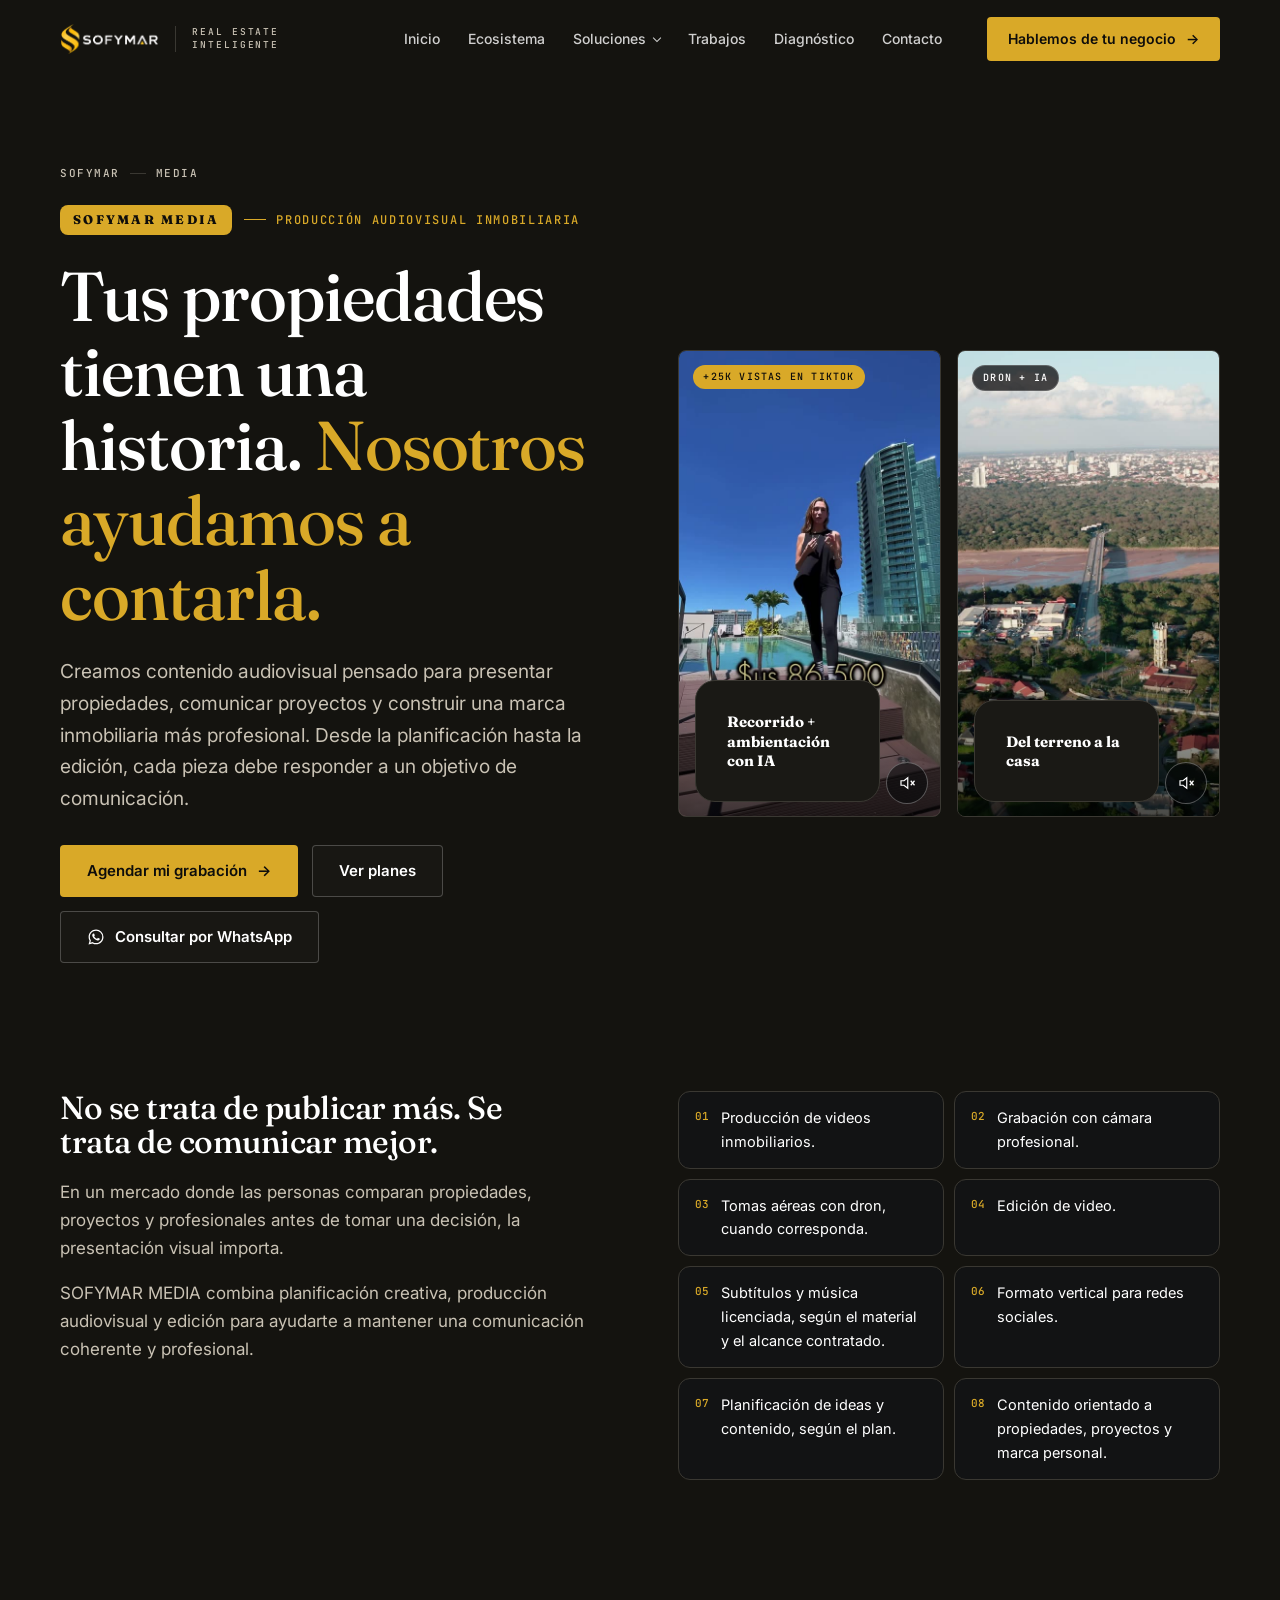
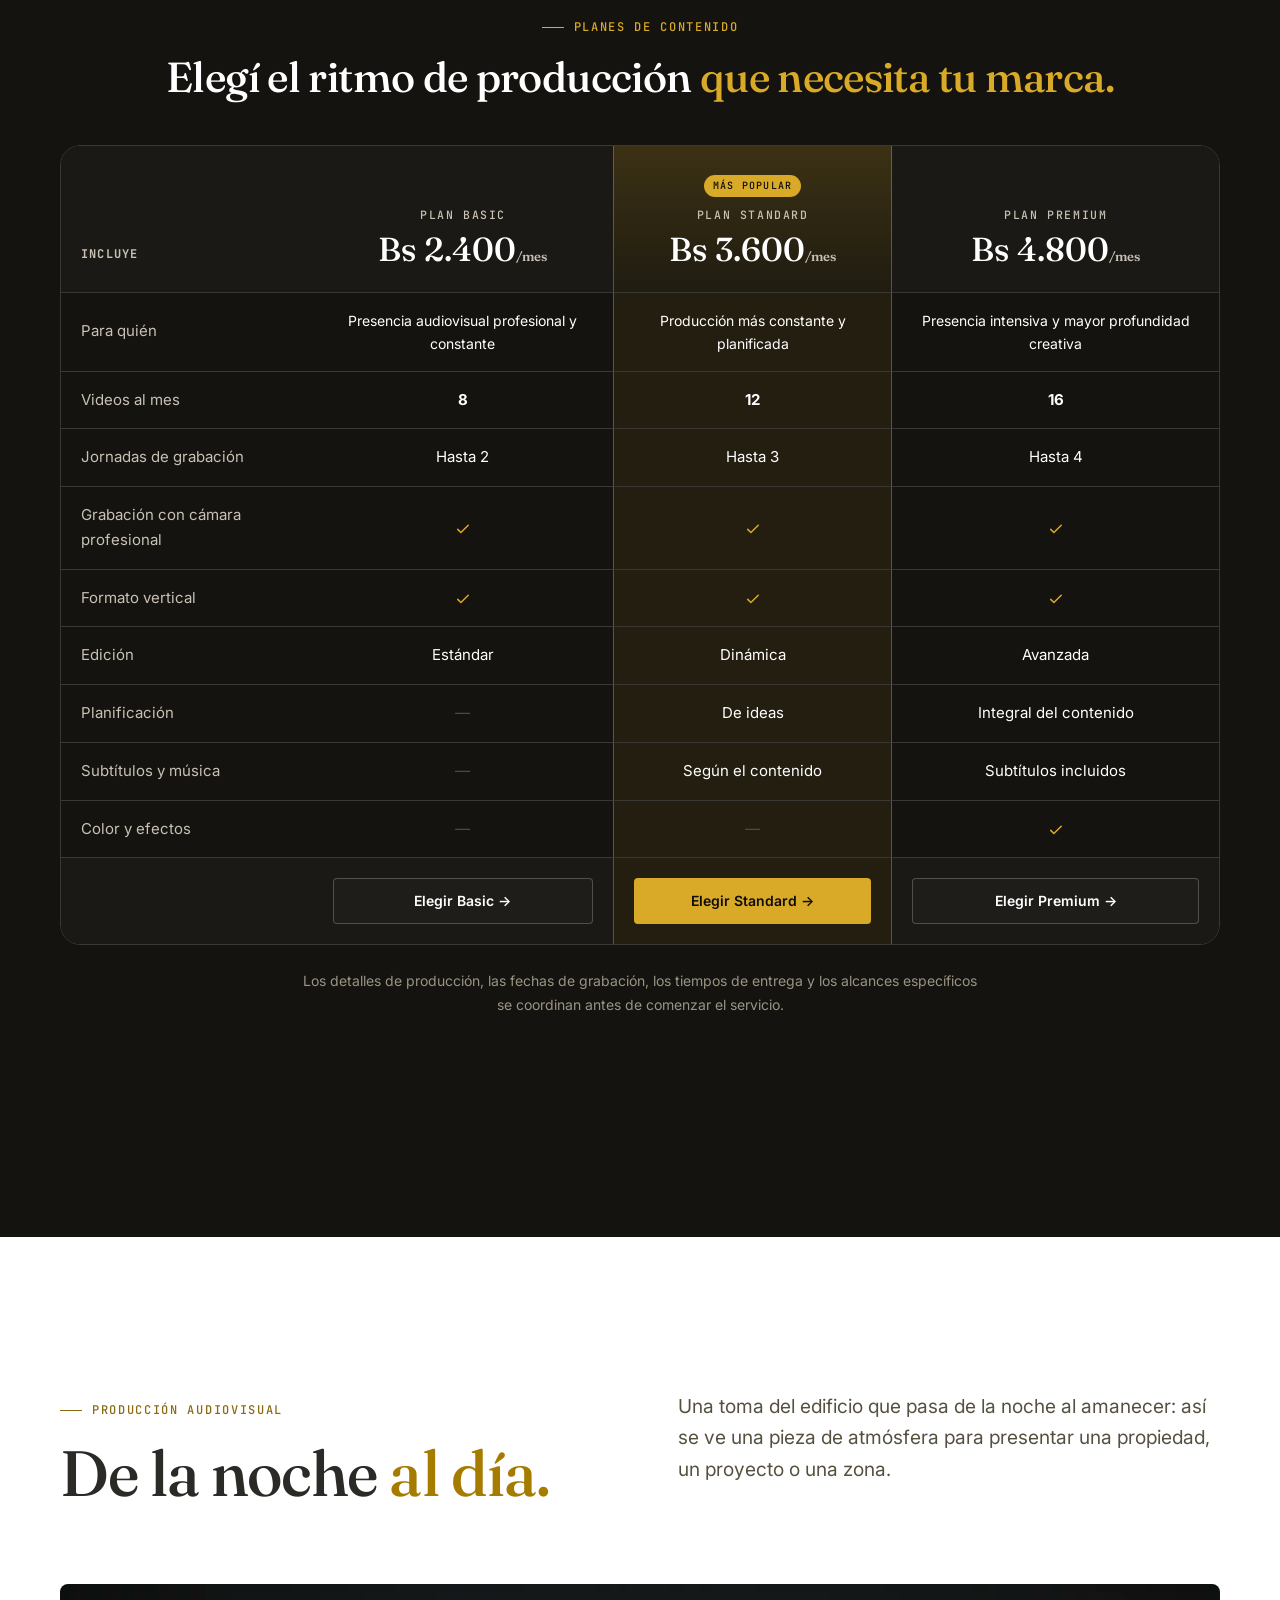
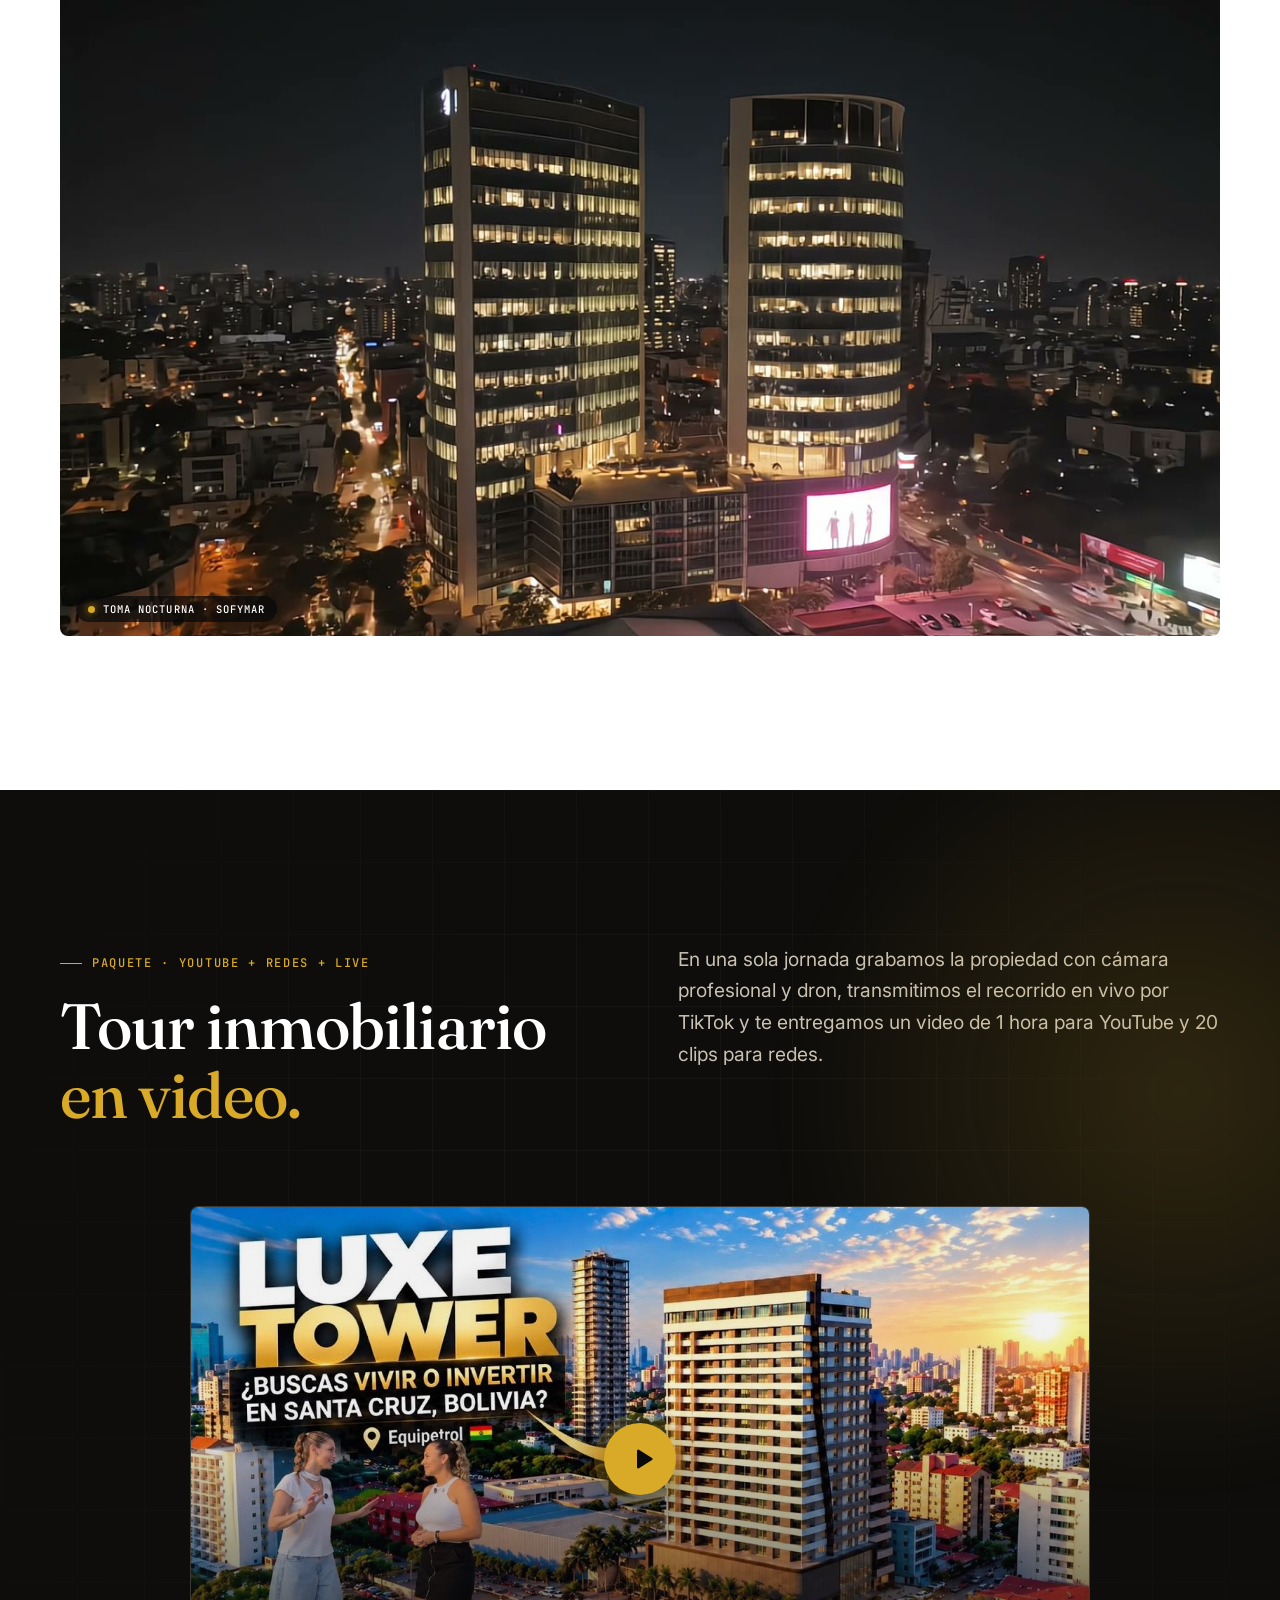
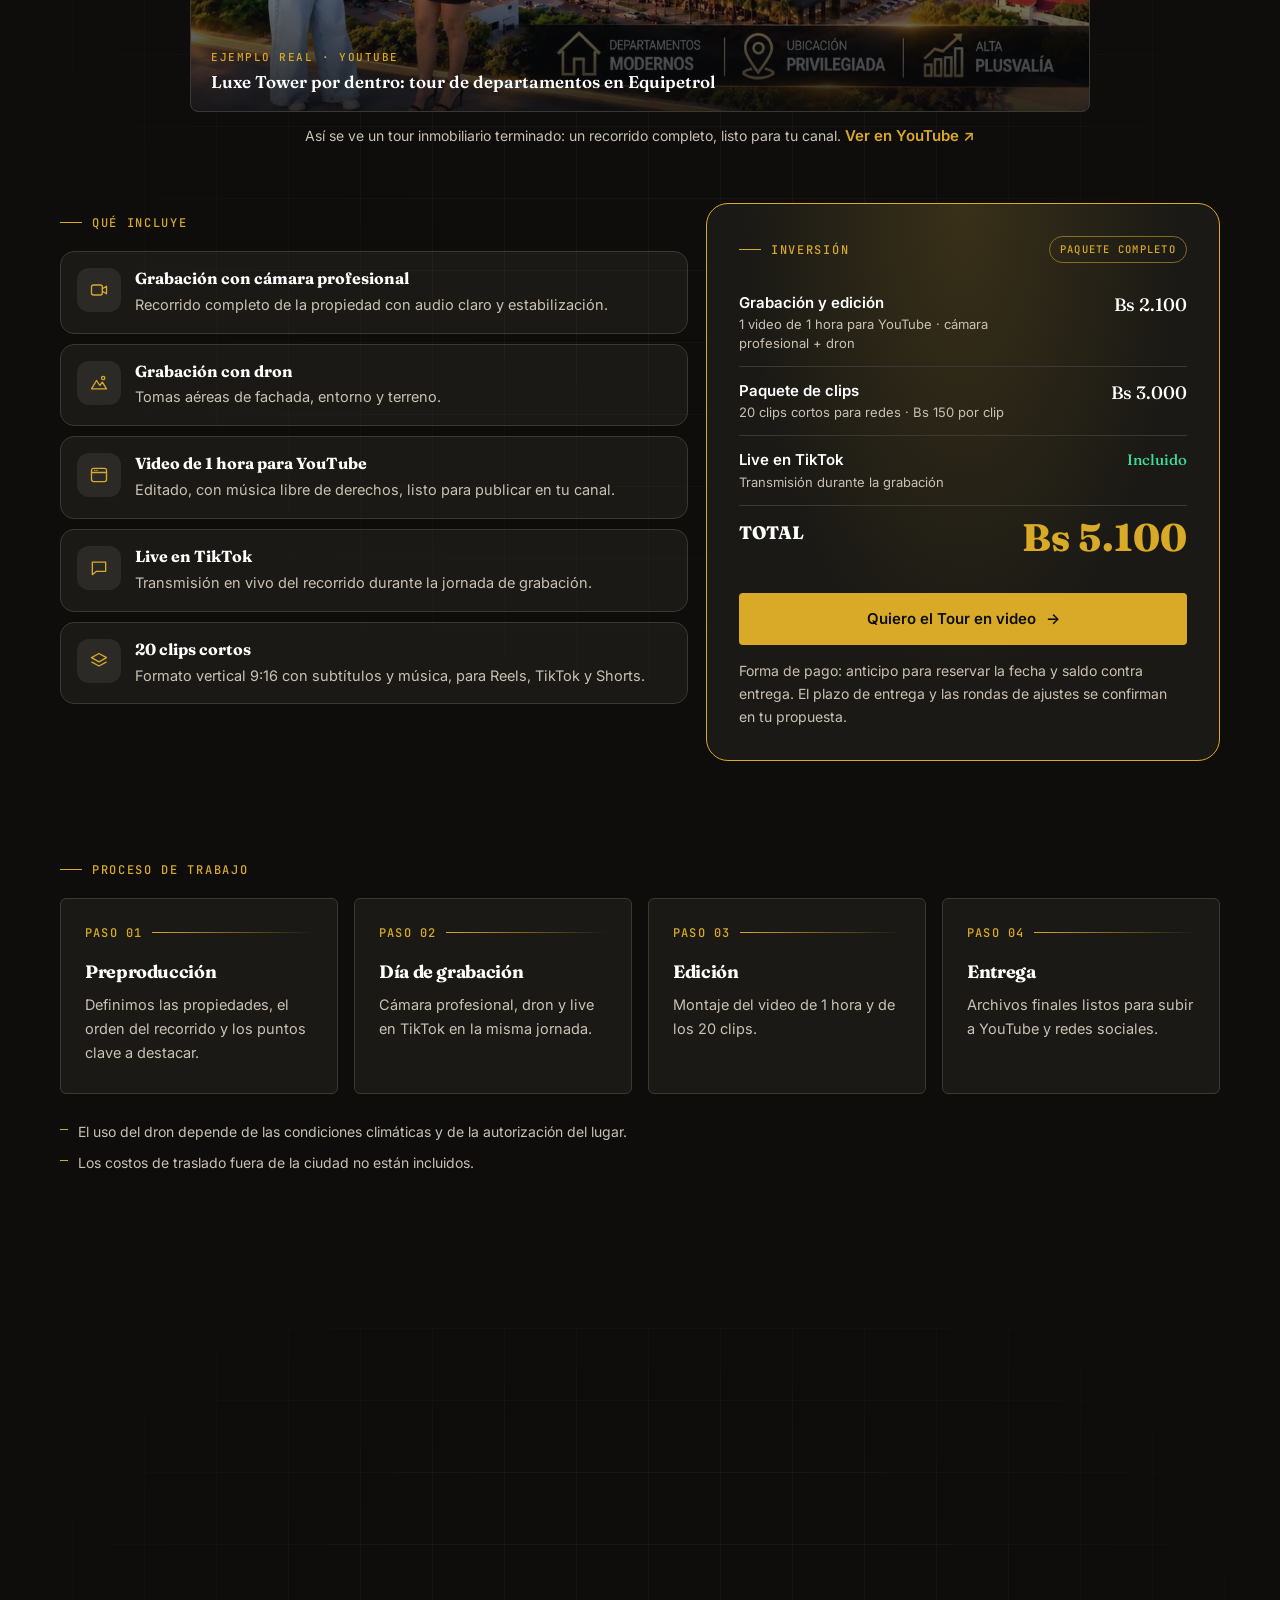
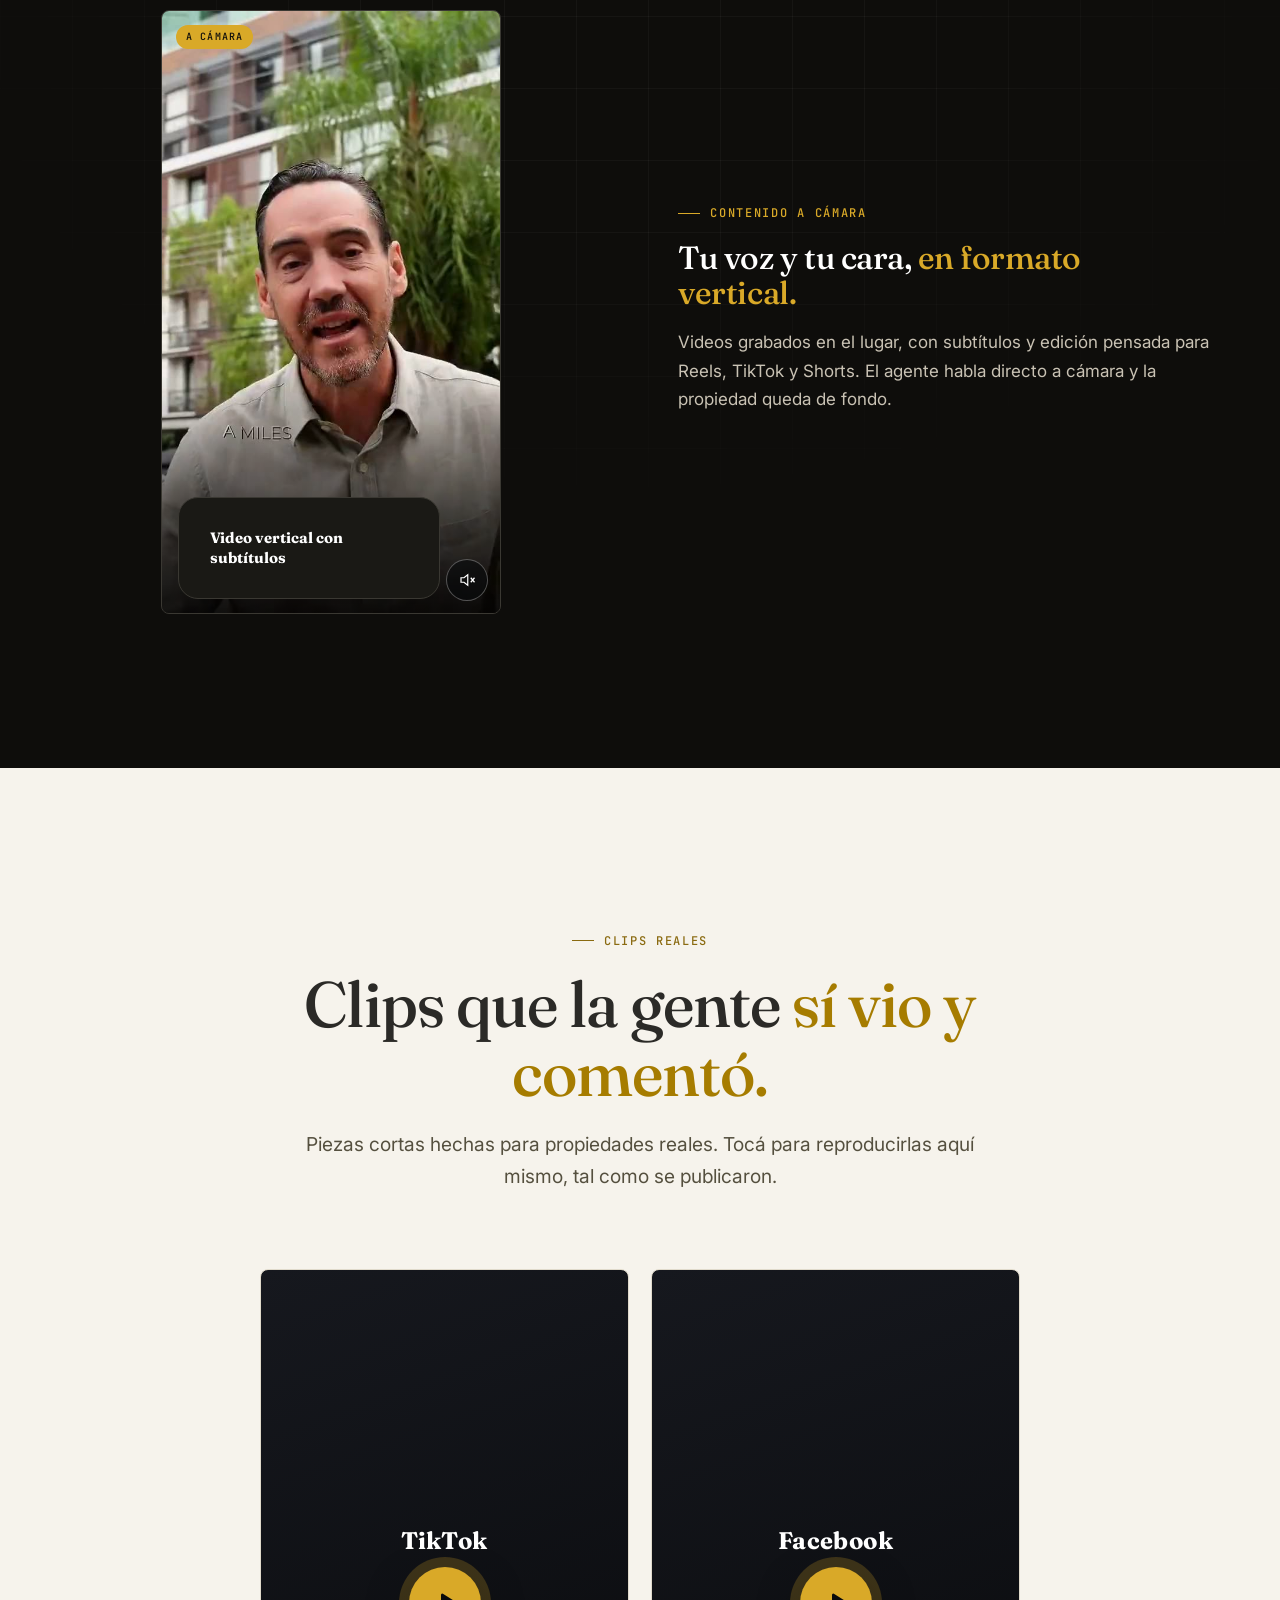
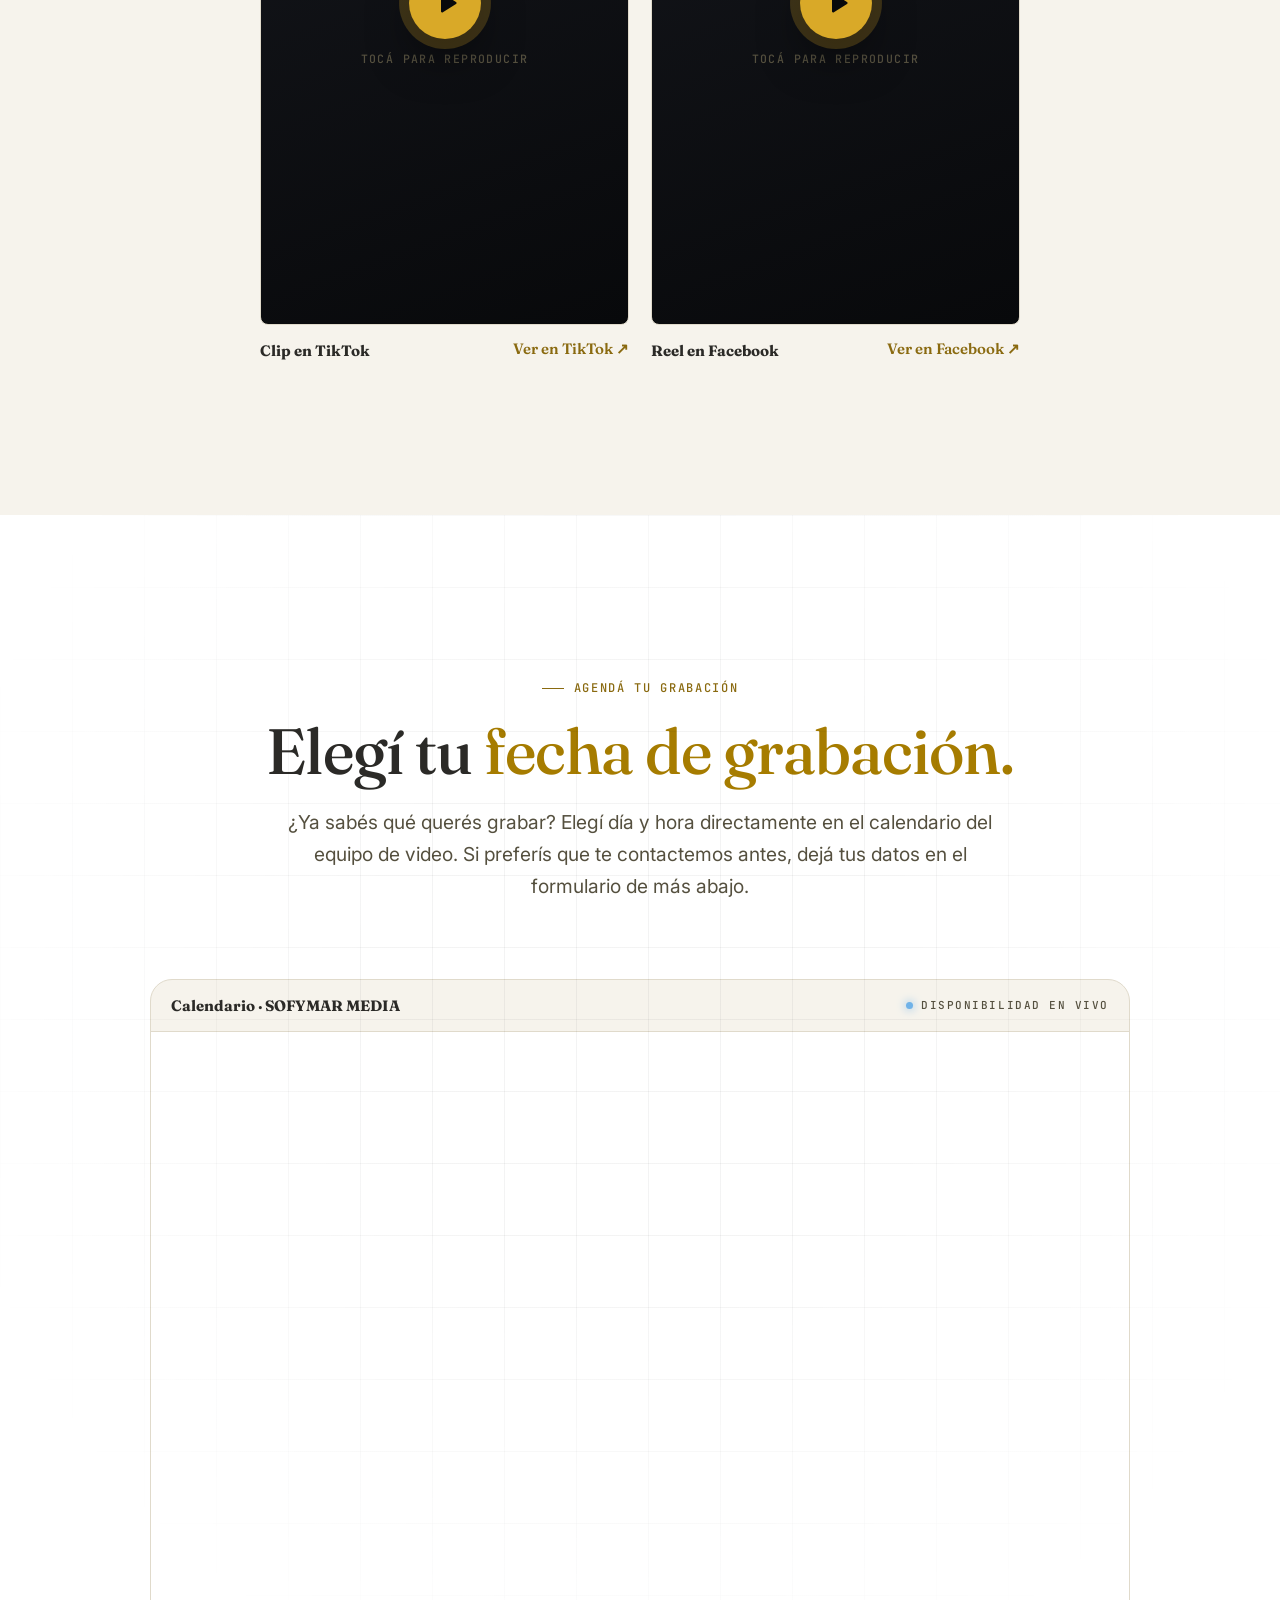
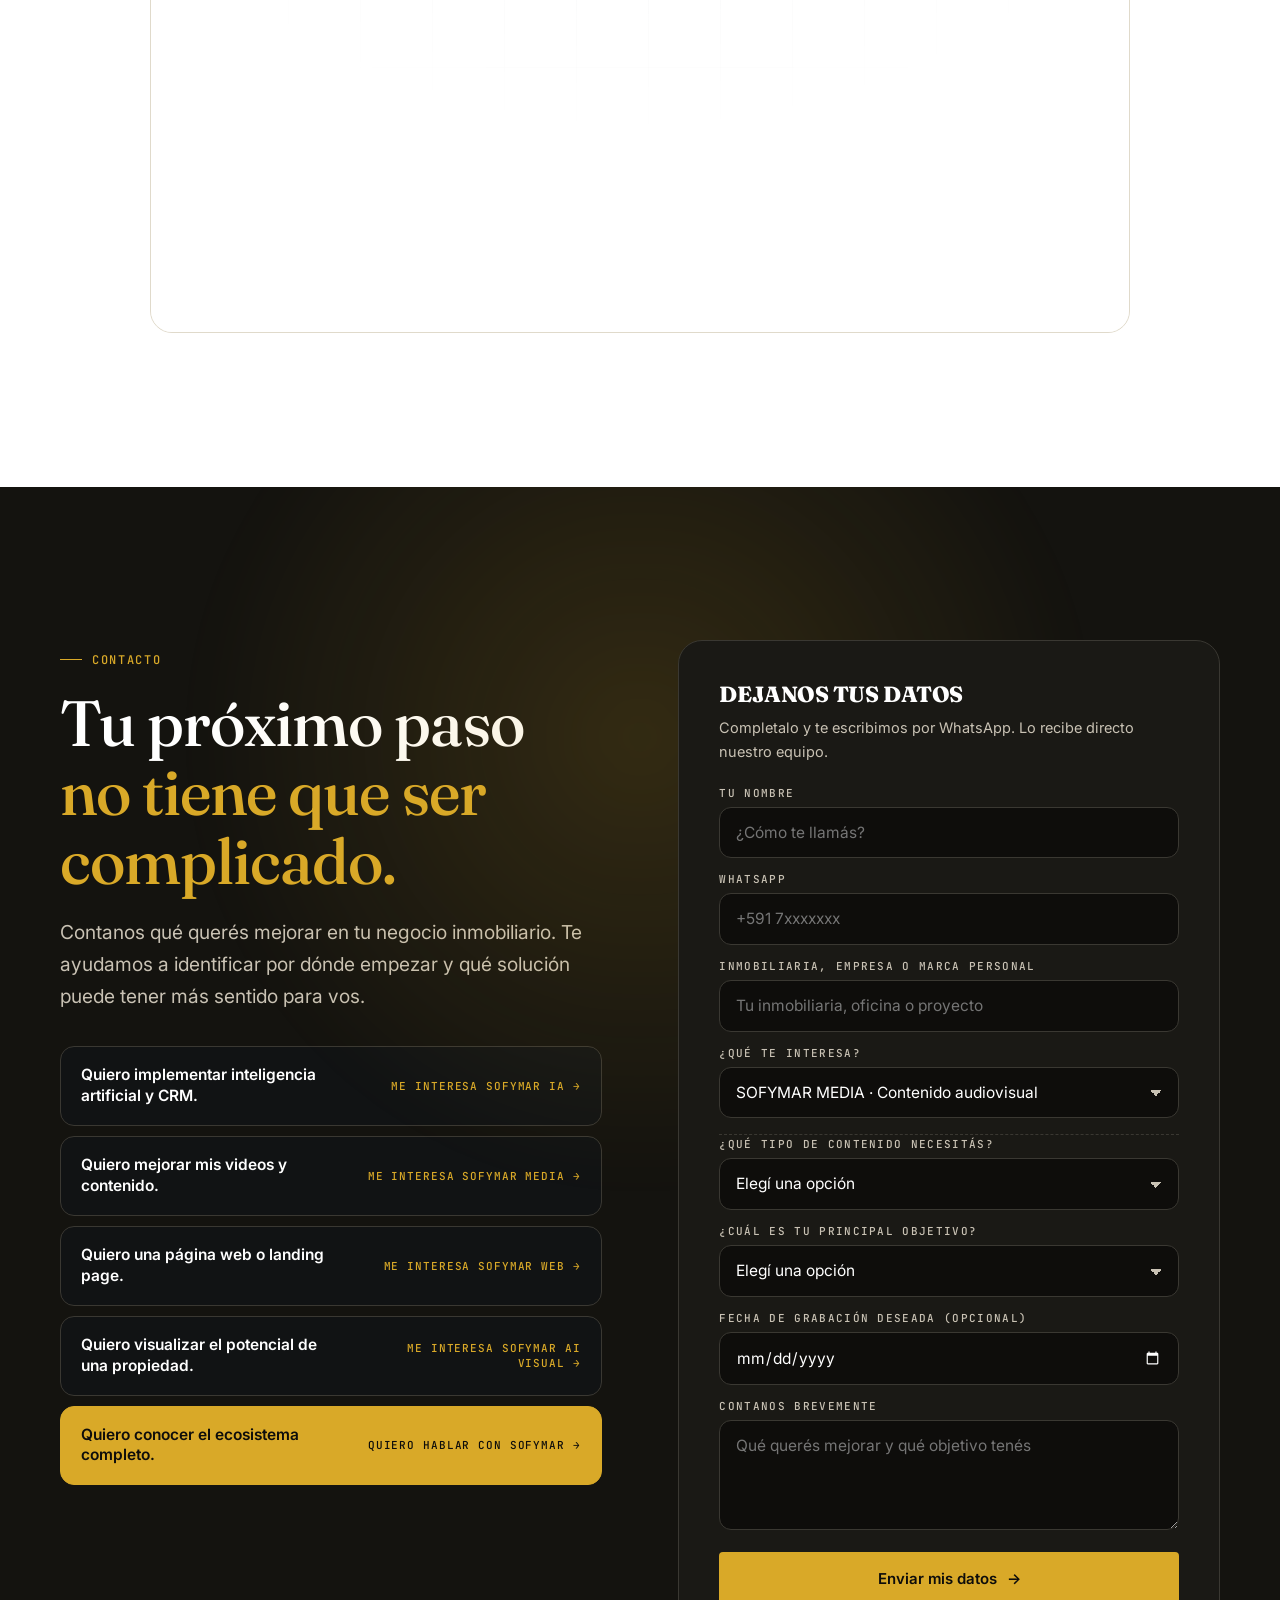
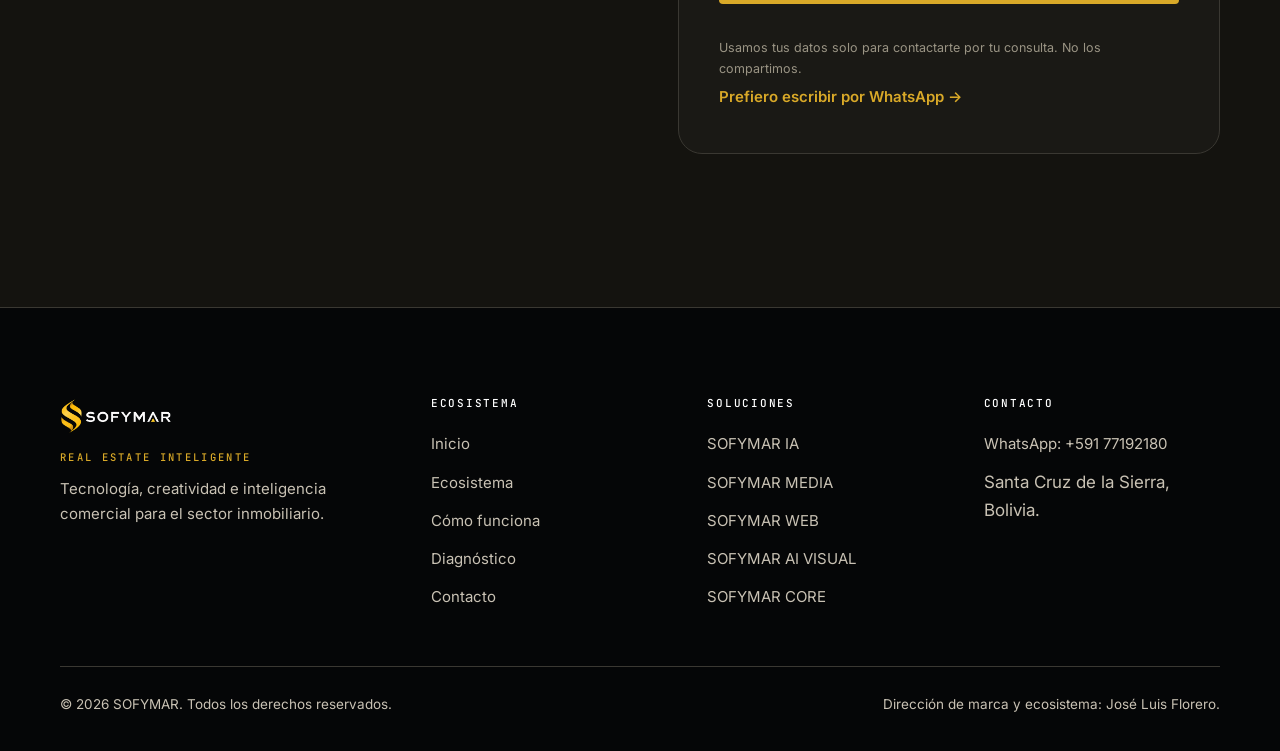
<file: media.html>
<!doctype html>
<html lang="es-BO">
<head>
<meta name="robots" content="noindex, nofollow">
<meta charset="utf-8">
<meta name="viewport" content="width=device-width, initial-scale=1">
<title>SOFYMAR MEDIA | Producción audiovisual inmobiliaria</title>
<meta name="description" content="Videos inmobiliarios, dron y contenido vertical para propiedades, proyectos y marca personal en Santa Cruz. Planes desde Bs 2.400/mes.">
<meta name="theme-color" content="#08090B">
<link rel="icon" type="image/png" href="assets/favicon.png">
<link rel="apple-touch-icon" href="assets/apple-touch-icon.png">
<meta property="og:type" content="website">
<meta property="og:locale" content="es_BO">
<meta property="og:site_name" content="SOFYMAR">
<meta property="og:title" content="SOFYMAR MEDIA | Producción audiovisual inmobiliaria">
<meta property="og:description" content="Videos inmobiliarios, dron y contenido vertical para propiedades, proyectos y marca personal en Santa Cruz. Planes desde Bs 2.400/mes.">
<meta property="og:image" content="assets/og-sofymar.jpg">
<meta name="twitter:card" content="summary_large_image">
<!-- PENDIENTE: con dominio, agregar <link rel="canonical"> y og:url; og:image absoluta -->
<link rel="preconnect" href="https://fonts.googleapis.com">
<link rel="preconnect" href="https://fonts.gstatic.com" crossorigin>
<link href="https://fonts.googleapis.com/css2?family=Inter:wght@400;500;600&family=JetBrains+Mono:wght@500&family=Manrope:wght@500;600;700;800&family=Fraunces:opsz,wght@9..144,400;9..144,500;9..144,600&display=swap" rel="stylesheet">
<link rel="stylesheet" href="assets/sofymar-v2.css">
<link rel="stylesheet" href="assets/sofymar-extra.css">

</head>
<body>
<a class="skip" href="#contenido">Saltar al contenido</a>
<svg width="0" height="0" style="position:absolute" aria-hidden="true"><defs>
  <symbol id="i-wa" viewBox="0 0 24 24"><path fill="currentColor" d="M12.04 2C6.58 2 2.13 6.45 2.13 11.91c0 1.75.46 3.45 1.32 4.95L2.05 22l5.25-1.38a9.9 9.9 0 0 0 4.74 1.21h.01c5.46 0 9.91-4.45 9.91-9.91A9.85 9.85 0 0 0 12.04 2Zm0 18.15h-.01a8.2 8.2 0 0 1-4.19-1.150l-.3-.18-3.12.82.83-3.04-.2-.31a8.23 8.23 0 0 1-1.26-4.38c0-4.54 3.7-8.24 8.25-8.24a8.2 8.2 0 0 1 8.24 8.25c0 4.54-3.7 8.23-8.24 8.23Zm4.52-6.16c-.25-.12-1.47-.72-1.690-.81-.23-.08-.39-.12-.56.12-.17.25-.64.81-.78.97-.14.17-.29.19-.54.06-.25-.12-1.05-.39-1.99-1.23-.74-.66-1.23-1.47-1.38-1.72-.14-.25-.02-.38.11-.51.11-.11.25-.29.37-.43.12-.15.17-.25.25-.41.08-.17.04-.31-.02-.43-.06-.12-.56-1.34-.76-1.84-.2-.48-.41-.42-.56-.43h-.48a.92.92 0 0 0-.66.31c-.23.25-.87.85-.87 2.07 0 1.22.89 2.4 1.01 2.56.12.17 1.75 2.67 4.24 3.74.59.26 1.050.41 1.41.52.59.19 1.13.16 1.56.1.48-.07 1.47-.6 1.67-1.18.21-.58.21-1.07.14-1.18-.06-.1-.22-.16-.47-.29Z"/></symbol>
  <symbol id="i-check" viewBox="0 0 24 24"><path fill="none" stroke="currentColor" stroke-width="2" stroke-linecap="round" stroke-linejoin="round" d="m5 12.5 4.2 4.2L19 7"/></symbol>
  <symbol id="i-x" viewBox="0 0 24 24"><path fill="none" stroke="currentColor" stroke-width="2" stroke-linecap="round" d="M7 7l10 10M17 7 7 17"/></symbol>
  <symbol id="i-ia" viewBox="0 0 24 24"><g fill="none" stroke="currentColor" stroke-width="1.6" stroke-linecap="round" stroke-linejoin="round"><path d="M4 6.5A2.5 2.5 0 0 1 6.5 4h11A2.5 2.5 0 0 1 20 6.5v7a2.5 2.5 0 0 1-2.5 2.5H11l-4.5 4v-4A2.5 2.5 0 0 1 4 13.5Z"/><path d="M8.5 10h.01M12 10h.01M15.5 10h.01"/></g></symbol>
  <symbol id="i-media" viewBox="0 0 24 24"><g fill="none" stroke="currentColor" stroke-width="1.6" stroke-linecap="round" stroke-linejoin="round"><rect x="3" y="6" width="13" height="12" rx="2.5"/><path d="m16 10.5 5-3v9l-5-3"/></g></symbol>
  <symbol id="i-web" viewBox="0 0 24 24"><g fill="none" stroke="currentColor" stroke-width="1.6" stroke-linecap="round" stroke-linejoin="round"><rect x="3" y="4" width="18" height="16" rx="2.5"/><path d="M3 9h18M7 6.5h.01M9.5 6.5h.01"/></g></symbol>
  <symbol id="i-visual" viewBox="0 0 24 24"><g fill="none" stroke="currentColor" stroke-width="1.6" stroke-linecap="round" stroke-linejoin="round"><path d="M3 20h18M5 20V10l7-5 7 5v10"/><path d="M10 20v-5h4v5" stroke-dasharray="2 2"/><path d="M19 2.5l.6 1.4 1.4.6-1.4.6-.6 1.4-.6-1.4L17 4.5l1.4-.6Z"/></g></symbol>
  <symbol id="i-core" viewBox="0 0 24 24"><g fill="none" stroke="currentColor" stroke-width="1.6" stroke-linecap="round" stroke-linejoin="round"><circle cx="12" cy="12" r="3"/><circle cx="4.5" cy="6" r="1.8"/><circle cx="19.5" cy="6" r="1.8"/><circle cx="4.5" cy="18" r="1.8"/><circle cx="19.5" cy="18" r="1.8"/><path d="m6 7 3.6 3M18 7l-3.6 3M6 17l3.6-3M18 17l-3.6-3"/></g></symbol>
  <symbol id="i-shield" viewBox="0 0 24 24"><g fill="none" stroke="currentColor" stroke-width="1.6" stroke-linecap="round" stroke-linejoin="round"><path d="M12 3 5 6v5.5c0 4.3 3 7.7 7 9.5 4-1.8 7-5.2 7-9.5V6Z"/><path d="m9 12 2 2 4-4"/></g></symbol>
  <symbol id="i-land" viewBox="0 0 24 24"><g fill="none" stroke="currentColor" stroke-width="1.6" stroke-linecap="round" stroke-linejoin="round"><path d="M3 19 9 9l4 6 3-4 5 8Z"/><circle cx="17" cy="6" r="2"/></g></symbol>
  <symbol id="i-sofa" viewBox="0 0 24 24"><g fill="none" stroke="currentColor" stroke-width="1.6" stroke-linecap="round" stroke-linejoin="round"><path d="M5 11V8a3 3 0 0 1 3-3h8a3 3 0 0 1 3 3v3"/><path d="M3 13a2 2 0 0 1 4 0v2h10v-2a2 2 0 0 1 4 0v5H3Z"/><path d="M5 18v2M19 18v2"/></g></symbol>
  <symbol id="i-proj" viewBox="0 0 24 24"><g fill="none" stroke="currentColor" stroke-width="1.6" stroke-linecap="round" stroke-linejoin="round"><path d="M4 20V8l8-4 8 4v12"/><path d="M4 20h16M9 20v-6h6v6M8 10h.01M12 10h.01M16 10h.01"/></g></symbol>
  <symbol id="i-target" viewBox="0 0 24 24"><g fill="none" stroke="currentColor" stroke-width="1.6"><circle cx="12" cy="12" r="8"/><circle cx="12" cy="12" r="4"/><circle cx="12" cy="12" r=".8" fill="currentColor"/></g></symbol>
  <symbol id="i-bolt" viewBox="0 0 24 24"><path fill="none" stroke="currentColor" stroke-width="1.6" stroke-linejoin="round" d="M13 3 5 13h6l-1 8 8-10h-6Z"/></symbol>
  <symbol id="i-spark" viewBox="0 0 24 24"><path fill="none" stroke="currentColor" stroke-width="1.6" stroke-linejoin="round" d="M12 3l1.8 5.2L19 10l-5.2 1.8L12 17l-1.8-5.2L5 10l5.2-1.8Z"/></symbol>
  <symbol id="i-layers" viewBox="0 0 24 24"><g fill="none" stroke="currentColor" stroke-width="1.6" stroke-linejoin="round"><path d="m12 3 9 5-9 5-9-5Z"/><path d="m3 13 9 5 9-5"/></g></symbol>
  <symbol id="i-link" viewBox="0 0 24 24"><g fill="none" stroke="currentColor" stroke-width="1.6" stroke-linecap="round"><path d="M10 14a4 4 0 0 0 5.7 0l3-3a4 4 0 0 0-5.7-5.7l-1 1"/><path d="M14 10a4 4 0 0 0-5.7 0l-3 3a4 4 0 0 0 5.7 5.7l1-1"/></g></symbol>
  <symbol id="i-pin" viewBox="0 0 24 24"><g fill="none" stroke="currentColor" stroke-width="1.6"><path d="M12 21s-7-6.2-7-11.5A7 7 0 0 1 19 9.5C19 14.8 12 21 12 21Z"/><circle cx="12" cy="9.5" r="2.5"/></g></symbol>
  <symbol id="i-msg" viewBox="0 0 24 24"><g fill="none" stroke="currentColor" stroke-width="1.6" stroke-linejoin="round"><path d="M4 5h16v11H9l-5 4Z"/></g></symbol>
  <symbol id="i-crm" viewBox="0 0 24 24"><g fill="none" stroke="currentColor" stroke-width="1.6" stroke-linecap="round"><rect x="3" y="4" width="18" height="16" rx="2.5"/><path d="M7 9h10M7 13h6M7 17h8"/></g></symbol>
  <symbol id="i-l" viewBox="0 0 24 24"><path fill="none" stroke="currentColor" stroke-width="1.6" stroke-linecap="round" stroke-linejoin="round" d="M19 12H5m6-6-6 6 6 6"/></symbol>
  <symbol id="i-play" viewBox="0 0 24 24"><path fill="currentColor" d="M8 5.5v13a1 1 0 0 0 1.5.86l10.5-6.5a1 1 0 0 0 0-1.72L9.5 4.64A1 1 0 0 0 8 5.5z"/></symbol>
  <symbol id="i-r" viewBox="0 0 24 24"><path fill="none" stroke="currentColor" stroke-width="1.6" stroke-linecap="round" stroke-linejoin="round" d="M5 12h14m-6-6 6 6-6 6"/></symbol>
</defs></svg>

<header class="hdr" id="hdr">
  <div class="wrap hdr-in">
    <a class="brand" href="index.html" aria-label="SOFYMAR — inicio">
      <img src="assets/sofymar-logo-transparente.webp" alt="SOFYMAR" width="1626" height="524">
      <span class="d">REAL ESTATE<br>INTELIGENTE</span>
    </a>
    <nav class="nav" aria-label="Principal">
      <a href="index.html">Inicio</a>
      <a href="index.html#ecosistema">Ecosistema</a>
      <div class="dd" id="dd">
        <button type="button" aria-expanded="false" aria-controls="dd-menu">Soluciones</button>
        <div class="dd-menu" id="dd-menu">
          <a href="ia.html"><span class="i"><svg aria-hidden="true"><use href="#i-ia"/></svg></span><strong>SOFYMAR IA</strong><span>Inteligencia artificial + CRM</span></a>
          <a href="media.html"><span class="i"><svg aria-hidden="true"><use href="#i-media"/></svg></span><strong>SOFYMAR MEDIA</strong><span>Producción audiovisual</span></a>
          <a href="web.html"><span class="i"><svg aria-hidden="true"><use href="#i-web"/></svg></span><strong>SOFYMAR WEB</strong><span>Landings, webs y showrooms 3D</span></a>
          <a href="ai-visual.html"><span class="i"><svg aria-hidden="true"><use href="#i-visual"/></svg></span><strong>SOFYMAR AI VISUAL</strong><span>Visualización con IA generativa</span></a>
          <a href="core.html" class="wide"><span class="i"><svg aria-hidden="true"><use href="#i-core"/></svg></span><strong>SOFYMAR CORE · EN DESARROLLO</strong><span>Inteligencia comercial inmobiliaria</span></a>
        </div>
      </div>
      <a href="index.html#trabajos">Trabajos</a>
      <a href="index.html#diagnostico">Diagnóstico</a>
      <a href="#contacto">Contacto</a>
    </nav>
    <a class="btn btn-gold btn-desk" data-wa="media" data-event="cta_header" href="https://wa.me/59177192180" target="_blank" rel="noopener">Hablemos de tu negocio <span class="arr" aria-hidden="true">→</span></a>
    <button class="burger" id="burger" type="button" aria-label="Abrir menú" aria-expanded="false" aria-controls="mnav"><span></span><span></span><span></span></button>
  </div>
</header>
<nav class="mnav" id="mnav" aria-label="Menú móvil">
  <a href="index.html">Inicio</a>
  <a href="index.html#ecosistema">Ecosistema</a>
  <div class="sub">
    <a href="ia.html">SOFYMAR IA</a><a href="media.html">SOFYMAR MEDIA</a><a href="web.html">SOFYMAR WEB</a><a href="ai-visual.html">SOFYMAR AI VISUAL</a><a href="core.html">SOFYMAR CORE</a>
  </div>
  <a href="index.html#trabajos">Trabajos</a>
  <a href="index.html#diagnostico">Diagnóstico</a>
  <a href="#contacto">Contacto</a>
  <a class="btn btn-gold" data-wa="media" href="https://wa.me/59177192180" target="_blank" rel="noopener">Hablemos de tu negocio <span class="arr" aria-hidden="true">→</span></a>
</nav>


<main id="contenido">

<section class="sec landing-first alt" id="media" aria-labelledby="t-media">
  <div class="wrap">
    <nav class="crumb rv" aria-label="Ruta"><a href="index.html">SOFYMAR</a><i></i><span>Media</span></nav>
    <div class="split">
      <div>
        <div class="u-label rv"><span class="u-name">SOFYMAR MEDIA</span><p class="tag">Producción audiovisual inmobiliaria</p></div>
        <h1 class="h1-land rv" id="t-media">Tus propiedades tienen una historia. <span class="o">Nosotros ayudamos a contarla.</span></h1>
        <p class="lead rv" style="margin-top:24px">Creamos contenido audiovisual pensado para presentar propiedades, comunicar proyectos y construir una marca inmobiliaria más profesional. Desde la planificación hasta la edición, cada pieza debe responder a un objetivo de comunicación.</p>
        <div class="btn-row rv" style="margin-top:30px">
          <a class="btn btn-gold" href="#agenda" data-event="media_hero_agendar">Agendar mi grabación <span class="arr" aria-hidden="true">→</span></a>
          <a class="btn btn-line" href="#media-planes">Ver planes</a>
          <a class="btn btn-line" data-wa="media" href="https://wa.me/59177192180" target="_blank" rel="noopener"><svg class="wa-ico" aria-hidden="true"><use href="#i-wa"/></svg>Consultar por WhatsApp</a>
        </div>
      </div>
      <div class="media-vis rv s">
  <div class="reel-v">
    <video muted playsinline loop preload="none" poster="assets/media-ingrid-poster.jpg" data-src="assets/media-ingrid-reel.mp4" data-autoview aria-label="Reel de Ingrid Cuéllar: recorrido y ambientación con IA"></video>
    <span class="flag flag-gold">+25K vistas en TikTok</span>
    <p class="cap">Recorrido + ambientación con IA</p>
    <button class="snd" type="button" data-sound aria-label="Activar sonido" aria-pressed="false"></button>
  </div>
  <div class="reel-v">
    <video muted playsinline loop preload="none" poster="assets/media-colinas-poster.jpg" data-src="assets/media-colinas-reel.mp4" data-autoview aria-label="Reel con dron del terreno en Colinas del Urubó"></video>
    <span class="flag flag-dark">Dron + IA</span>
    <p class="cap">Del terreno a la casa</p>
    <button class="snd" type="button" data-sound aria-label="Activar sonido" aria-pressed="false"></button>
  </div>
</div>

    </div>

    <div class="sub-block split top">
      <div>
        <h3 class="sub-h rv">No se trata de publicar más. Se trata de comunicar mejor.</h3>
        <div class="body-txt rv">
          <p>En un mercado donde las personas comparan propiedades, proyectos y profesionales antes de tomar una decisión, la presentación visual importa.</p>
          <p>SOFYMAR MEDIA combina planificación creativa, producción audiovisual y edición para ayudarte a mantener una comunicación coherente y profesional.</p>
        </div>
      </div>
      <ul class="svc stg" aria-label="Servicios de SOFYMAR MEDIA">
        <li><span>01</span>Producción de videos inmobiliarios.</li>
        <li><span>02</span>Grabación con cámara profesional.</li>
        <li><span>03</span>Tomas aéreas con dron, cuando corresponda.</li>
        <li><span>04</span>Edición de video.</li>
        <li><span>05</span>Subtítulos y música licenciada, según el material y el alcance contratado.</li>
        <li><span>06</span>Formato vertical para redes sociales.</li>
        <li><span>07</span>Planificación de ideas y contenido, según el plan.</li>
        <li><span>08</span>Contenido orientado a propiedades, proyectos y marca personal.</li>
      </ul>
    </div>

    <div class="sub-block" id="media-planes">
      <div class="head center" style="margin-bottom:44px">
        <p class="tag c rv">Planes de contenido</p>
        <h3 class="mid rv">Elegí el ritmo de producción <span class="o">que necesita tu marca.</span></h3>
      </div>
      <div class="tscroll rv">
        <table class="ptable">
          <caption class="sr-only">Comparación de planes de SOFYMAR MEDIA</caption>
          <thead>
            <tr>
              <th scope="col" style="text-align:left;vertical-align:bottom"><span class="mono" style="color:var(--titanio)">Incluye</span></th>
              <th scope="col"><span class="pn">PLAN BASIC</span><span class="am">Bs 2.400<small>/mes</small></span></th>
              <th scope="col" class="hl"><span class="pt">MÁS POPULAR</span><span class="pn">PLAN STANDARD</span><span class="am">Bs 3.600<small>/mes</small></span></th>
              <th scope="col"><span class="pn">PLAN PREMIUM</span><span class="am">Bs 4.800<small>/mes</small></span></th>
            </tr>
          </thead>
          <tbody>
            <tr><td>Para quién</td><td class="small">Presencia audiovisual profesional y constante</td><td class="hl small">Producción más constante y planificada</td><td class="small">Presencia intensiva y mayor profundidad creativa</td></tr>
            <tr><td>Videos al mes</td><td><b>8</b></td><td class="hl"><b>12</b></td><td><b>16</b></td></tr>
            <tr><td>Jornadas de grabación</td><td>Hasta 2</td><td class="hl">Hasta 3</td><td>Hasta 4</td></tr>
            <tr><td>Grabación con cámara profesional</td><td><svg role="img" aria-label="Incluido"><use href="#i-check"/></svg></td><td class="hl"><svg role="img" aria-label="Incluido"><use href="#i-check"/></svg></td><td><svg role="img" aria-label="Incluido"><use href="#i-check"/></svg></td></tr>
            <tr><td>Formato vertical</td><td><svg role="img" aria-label="Incluido"><use href="#i-check"/></svg></td><td class="hl"><svg role="img" aria-label="Incluido"><use href="#i-check"/></svg></td><td><svg role="img" aria-label="Incluido"><use href="#i-check"/></svg></td></tr>
            <tr><td>Edición</td><td>Estándar</td><td class="hl">Dinámica</td><td>Avanzada</td></tr>
            <tr><td>Planificación</td><td><span class="no" aria-label="No incluido">—</span></td><td class="hl">De ideas</td><td>Integral del contenido</td></tr>
            <tr><td>Subtítulos y música</td><td><span class="no" aria-label="No incluido">—</span></td><td class="hl">Según el contenido</td><td>Subtítulos incluidos</td></tr>
            <tr><td>Color y efectos</td><td><span class="no" aria-label="No incluido">—</span></td><td class="hl"><span class="no" aria-label="No incluido">—</span></td><td><svg role="img" aria-label="Incluido"><use href="#i-check"/></svg></td></tr>
          </tbody>
          <tfoot>
            <tr><td></td>
              <td><a class="btn btn-line" data-wa="media-basic" href="https://wa.me/59177192180" target="_blank" rel="noopener">Elegir Basic →</a></td>
              <td class="hl"><a class="btn btn-gold" data-wa="media-standard" href="https://wa.me/59177192180" target="_blank" rel="noopener">Elegir Standard →</a></td>
              <td><a class="btn btn-line" data-wa="media-premium" href="https://wa.me/59177192180" target="_blank" rel="noopener">Elegir Premium →</a></td>
            </tr>
          </tfoot>
        </table>
      </div>
      <p class="swipe">Deslizá para ver los tres planes →</p>
      <p class="note rv" style="margin-left:auto;margin-right:auto;text-align:center">Los detalles de producción, las fechas de grabación, los tiempos de entrega y los alcances específicos se coordinan antes de comenzar el servicio.</p>
      <p class="center rv" style="margin-top:20px"><a class="link" data-wa="media" href="https://wa.me/59177192180" target="_blank" rel="noopener">Hablemos de tu contenido inmobiliario <span aria-hidden="true">→</span></a></p>
    </div>
  </div>
</section><section class="sec lt-w" id="noche" aria-labelledby="t-noche">
  <div class="wrap">
    <div class="split top head">
      <div>
        <p class="tag rv">Producción audiovisual</p>
        <h2 class="big rv" id="t-noche">De la noche <span class="o">al día.</span></h2>
      </div>
      <p class="lead rv">Una toma del edificio que pasa de la noche al amanecer: así se ve una pieza de atmósfera para presentar una propiedad, un proyecto o una zona.</p>
    </div>
    <figure class="noche rv">
      <video muted playsinline loop preload="none" poster="assets/hero-edificio-poster.jpg" data-src="assets/media-noche-dia.mp4" data-autoview aria-label="Toma nocturna de un edificio corporativo que pasa de la noche al día"></video>
      <figcaption><span class="dot"></span>Toma nocturna · SOFYMAR</figcaption>
    </figure>
  </div>
</section>
<section class="sec grid-bg" id="tour" aria-labelledby="t-tour">
  <div class="glow" style="width:800px;height:800px;right:-300px;top:-100px"></div>
  <div class="wrap">
    <div class="split top head">
      <div>
        <p class="tag rv">Paquete · YouTube + redes + live</p>
        <h2 class="big rv" id="t-tour">Tour inmobiliario <span class="o">en video.</span></h2>
      </div>
      <p class="lead rv">En una sola jornada grabamos la propiedad con cámara profesional y dron, transmitimos el recorrido en vivo por TikTok y te entregamos un video de 1 hora para YouTube y 20 clips para redes.</p>
    </div>

    <div class="yt-wrap rv">
      <div class="yt" data-embed="https://www.youtube-nocookie.com/embed/I4A5UCMltD8?start=12&autoplay=1&rel=0">
        <button type="button" class="yt-play" aria-label="Reproducir el video: Luxe Tower por dentro, tour de departamentos en Equipetrol">
          <img src="assets/yt-luxe-tour.jpg" alt="" loading="lazy" width="1280" height="720">
          <span class="yt-btn" aria-hidden="true"><svg><use href="#i-play"/></svg></span>
          <span class="yt-cap"><b>Ejemplo real · YouTube</b>Luxe Tower por dentro: tour de departamentos en Equipetrol</span>
        </button>
      </div>
      <p class="small muted" style="margin:12px 0 0;text-align:center">Así se ve un tour inmobiliario terminado: un recorrido completo, listo para tu canal. <a class="link" href="https://www.youtube.com/watch?v=I4A5UCMltD8" target="_blank" rel="noopener" data-event="yt_tour">Ver en YouTube ↗</a></p>
    </div>

    <div class="tour">
      <div class="tour-inc rv">
        <p class="tag">Qué incluye</p>
        <ul class="tour-list">
          <li><span class="ic"><svg aria-hidden="true"><use href="#i-media"/></svg></span><span><b>Grabación con cámara profesional</b>Recorrido completo de la propiedad con audio claro y estabilización.</span></li>
          <li><span class="ic"><svg aria-hidden="true"><use href="#i-land"/></svg></span><span><b>Grabación con dron</b>Tomas aéreas de fachada, entorno y terreno.</span></li>
          <li><span class="ic"><svg aria-hidden="true"><use href="#i-web"/></svg></span><span><b>Video de 1 hora para YouTube</b>Editado, con música libre de derechos, listo para publicar en tu canal.</span></li>
          <li><span class="ic"><svg aria-hidden="true"><use href="#i-msg"/></svg></span><span><b>Live en TikTok</b>Transmisión en vivo del recorrido durante la jornada de grabación.</span></li>
          <li><span class="ic"><svg aria-hidden="true"><use href="#i-layers"/></svg></span><span><b>20 clips cortos</b>Formato vertical 9:16 con subtítulos y música, para Reels, TikTok y Shorts.</span></li>
        </ul>
      </div>

      <div class="tour-price rv">
        <div class="tp-hd"><span class="tag" style="margin:0">Inversión</span><span class="badge">Paquete completo</span></div>
        <table class="tp-table">
          <caption class="sr-only">Detalle de la inversión del Tour inmobiliario en video</caption>
          <tbody>
            <tr><th scope="row">Grabación y edición<small>1 video de 1 hora para YouTube · cámara profesional + dron</small></th><td>Bs 2.100</td></tr>
            <tr><th scope="row">Paquete de clips<small>20 clips cortos para redes · Bs 150 por clip</small></th><td>Bs 3.000</td></tr>
            <tr><th scope="row">Live en TikTok<small>Transmisión durante la grabación</small></th><td class="inc">Incluido</td></tr>
          </tbody>
          <tfoot><tr><th scope="row">Total</th><td>Bs 5.100</td></tr></tfoot>
        </table>
        <a class="btn btn-gold" data-wa="media-tour" href="https://wa.me/59177192180" target="_blank" rel="noopener" data-event="cta_media_tour" style="width:100%">Quiero el Tour en video <span class="arr" aria-hidden="true">→</span></a>
        <p class="small muted" style="margin:14px 0 0">Forma de pago: anticipo para reservar la fecha y saldo contra entrega. El plazo de entrega y las rondas de ajustes se confirman en tu propuesta.</p>
      </div>
    </div>

    <div class="sub-block" style="margin-top:clamp(60px,7vw,90px)">
      <p class="tag rv">Proceso de trabajo</p>
      <div class="steps stg">
        <div class="step"><p class="n">PASO 01</p><h4>Preproducción</h4><p>Definimos las propiedades, el orden del recorrido y los puntos clave a destacar.</p></div>
        <div class="step"><p class="n">PASO 02</p><h4>Día de grabación</h4><p>Cámara profesional, dron y live en TikTok en la misma jornada.</p></div>
        <div class="step"><p class="n">PASO 03</p><h4>Edición</h4><p>Montaje del video de 1 hora y de los 20 clips.</p></div>
        <div class="step"><p class="n">PASO 04</p><h4>Entrega</h4><p>Archivos finales listos para subir a YouTube y redes sociales.</p></div>
      </div>
      <ul class="tour-cond rv">
        <li>El uso del dron depende de las condiciones climáticas y de la autorización del lugar.</li>
        <li>Los costos de traslado fuera de la ciudad no están incluidos.</li>
      </ul>
    </div>
  </div>
</section>
<section class="sec grid-bg" id="a-camara" aria-labelledby="t-cam">
  <div class="wrap">
    <div class="sub-block split">
      <div class="rv" style="display:flex;justify-content:center">
        <div class="reel-v" style="max-width:340px">
          <video muted playsinline loop preload="none" poster="assets/media-nuevo-poster.jpg" data-src="assets/media-nuevo-reel.mp4" data-autoview aria-label="Video vertical a cámara con subtítulos, grabado en exteriores"></video>
          <span class="flag flag-gold">A cámara</span>
          <p class="cap">Video vertical con subtítulos</p>
          <button class="snd" type="button" data-sound aria-label="Activar sonido" aria-pressed="false"></button>
        </div>
      </div>
      <div class="rv">
        <p class="tag">Contenido a cámara</p>
        <h3 class="sub-h" id="t-cam">Tu voz y tu cara, <span class="o">en formato vertical.</span></h3>
        <div class="body-txt"><p>Videos grabados en el lugar, con subtítulos y edición pensada para Reels, TikTok y Shorts. El agente habla directo a cámara y la propiedad queda de fondo.</p></div>
      </div>
    </div>
  </div>
</section>

<section class="sec lt" id="clips" aria-labelledby="t-clips">
  <div class="wrap">
    <div class="head center">
      <p class="tag c rv">Clips reales</p>
      <h2 class="big rv" id="t-clips">Clips que la gente <span class="o">sí vio y comentó.</span></h2>
      <p class="lead rv">Piezas cortas hechas para propiedades reales. Tocá para reproducirlas aquí mismo, tal como se publicaron.</p>
    </div>
    <div class="clips stg">
      <figure class="clip">
        <div class="clip-box" data-embed="https://www.tiktok.com/player/v1/7699489535087955220?autoplay=1&music_info=1&description=1">
          <button type="button" class="clip-play" aria-label="Reproducir el clip de TikTok">
            <span class="clip-net">TikTok</span>
            <span class="yt-btn" aria-hidden="true"><svg><use href="#i-play"/></svg></span>
            <span class="clip-hint">Tocá para reproducir</span>
          </button>
        </div>
        <figcaption><b>Clip en TikTok</b><a class="link" href="https://www.tiktok.com/@ingrirrcn7x/video/7699489535087955220" target="_blank" rel="noopener" data-event="clip_tiktok">Ver en TikTok ↗</a></figcaption>
      </figure>
      <figure class="clip">
        <div class="clip-box" data-embed="https://www.facebook.com/plugins/video.php?href=https%3A%2F%2Fwww.facebook.com%2Freel%2F1098923613201723&show_text=false&autoplay=true&width=380">
          <button type="button" class="clip-play" aria-label="Reproducir el clip de Facebook">
            <span class="clip-net">Facebook</span>
            <span class="yt-btn" aria-hidden="true"><svg><use href="#i-play"/></svg></span>
            <span class="clip-hint">Tocá para reproducir</span>
          </button>
        </div>
        <figcaption><b>Reel en Facebook</b><a class="link" href="https://www.facebook.com/share/r/1bF2sZGFLb/" target="_blank" rel="noopener" data-event="clip_facebook">Ver en Facebook ↗</a></figcaption>
      </figure>
    </div>
  </div>
</section>

<section class="sec grid-bg lt-w" id="agenda" aria-labelledby="t-agenda">
  <div class="wrap">
    <div class="head center">
      <p class="tag c rv">Agendá tu grabación</p>
      <h2 class="big rv" id="t-agenda">Elegí tu <span class="o">fecha de grabación.</span></h2>
      <p class="lead rv">¿Ya sabés qué querés grabar? Elegí día y hora directamente en el calendario del equipo de video. Si preferís que te contactemos antes, dejá tus datos en el formulario de más abajo.</p>
    </div>
    <div class="agenda-one rv">
      <div class="ghl-box" data-ghl="calendarioMedia" data-title="Calendario de video SOFYMAR MEDIA" data-h="900px">
        <div class="hd"><b>Calendario · SOFYMAR MEDIA</b><span class="lbl"><span class="live-dot"></span> Disponibilidad en vivo</span></div>
        <div class="ghl-ph"><code>[ CALENDARIO · FILMMAKER ]</code><p>Acá se carga el calendario de video. Mientras tanto, agendá por WhatsApp.</p><a class="btn btn-gold" data-wa="media" href="https://wa.me/59177192180" target="_blank" rel="noopener">Agendar por WhatsApp</a></div>
      </div>
    </div>
  </div>
</section>


<section class="sec alt" id="contacto" aria-labelledby="t-cta">
  <div class="glow" style="width:900px;height:900px;left:50%;top:-200px;margin-left:-450px"></div>
  <div class="wrap contact">
    <div>
      <p class="tag rv">Contacto</p>
      <h2 class="big rv" id="t-cta">Tu próximo paso <span class="o">no tiene que ser complicado.</span></h2>
      <p class="lead rv" style="margin-top:22px">Contanos qué querés mejorar en tu negocio inmobiliario. Te ayudamos a identificar por dónde empezar y qué solución puede tener más sentido para vos.</p>
      <div class="opt-list stg">
        <a class="opt" href="#formulario" data-interes="SOFYMAR IA" data-event="contacto_opcion"><span class="q">Quiero implementar inteligencia artificial y CRM.</span><span class="c">Me interesa SOFYMAR IA →</span></a>
        <a class="opt" href="#formulario" data-interes="SOFYMAR MEDIA" data-event="contacto_opcion"><span class="q">Quiero mejorar mis videos y contenido.</span><span class="c">Me interesa SOFYMAR MEDIA →</span></a>
        <a class="opt" href="#formulario" data-interes="SOFYMAR WEB" data-event="contacto_opcion"><span class="q">Quiero una página web o landing page.</span><span class="c">Me interesa SOFYMAR WEB →</span></a>
        <a class="opt" href="#formulario" data-interes="SOFYMAR AI VISUAL" data-event="contacto_opcion"><span class="q">Quiero visualizar el potencial de una propiedad.</span><span class="c">Me interesa SOFYMAR AI VISUAL →</span></a>
        <a class="opt all" href="#formulario" data-interes="el ecosistema completo" data-event="contacto_opcion"><span class="q">Quiero conocer el ecosistema completo.</span><span class="c">Quiero hablar con SOFYMAR →</span></a>
      </div>
    </div>

    <form class="form rv" id="waForm" novalidate>
      <span id="formulario" class="form-anchor"></span>
      <div id="formBody">
        <h3>Dejanos tus datos</h3>
        <p class="muted">Completalo y te escribimos por WhatsApp. Lo recibe directo nuestro equipo.</p>
        <div class="field"><label for="fName">Tu nombre</label><input id="fName" name="nombre" autocomplete="name" placeholder="¿Cómo te llamás?" required></div>
        <div class="field"><label for="fPhone">WhatsApp</label><input id="fPhone" name="whatsapp" type="tel" inputmode="tel" autocomplete="tel" placeholder="+591 7xxxxxxx" required></div>
        <div class="field"><label for="fBiz">Inmobiliaria, empresa o marca personal</label><input id="fBiz" name="negocio" autocomplete="organization" placeholder="Tu inmobiliaria, oficina o proyecto"></div>
        <div class="field"><label for="fSol">¿Qué te interesa?</label>
          <select id="fSol" name="interes">
            <option value="el ecosistema completo">El ecosistema completo</option>
            <option value="SOFYMAR IA">SOFYMAR IA · IA + CRM</option>
            <option value="SOFYMAR MEDIA">SOFYMAR MEDIA · Contenido audiovisual</option>
            <option value="SOFYMAR WEB">SOFYMAR WEB · Landing, web o showroom</option>
            <option value="SOFYMAR AI VISUAL">SOFYMAR AI VISUAL · Visualización con IA</option>
            <option value="SOFYMAR CORE">SOFYMAR CORE · Novedades</option>
          </select>
        </div>
        <div id="mediaFields" class="media-fields" hidden>
          <div class="field"><label for="fTipo">¿Qué tipo de contenido necesitás?</label>
            <select id="fTipo" name="tipo_contenido">
              <option value="">Elegí una opción</option>
              <option>Videos de propiedades o proyectos</option>
              <option>Contenido para mi marca personal</option>
              <option>Tour inmobiliario con cámara y dron</option>
              <option>Edición de material existente</option>
              <option>Otro proyecto audiovisual</option>
            </select>
          </div>
          <div class="field"><label for="fObj">¿Cuál es tu principal objetivo?</label>
            <select id="fObj" name="objetivo">
              <option value="">Elegí una opción</option>
              <option>Presentar una propiedad</option>
              <option>Captar potenciales clientes</option>
              <option>Fortalecer mi marca personal</option>
              <option>Planificar contenido mensual</option>
            </select>
          </div>
          <div class="field"><label for="fFecha">Fecha de grabación deseada (opcional)</label><input id="fFecha" name="fecha_grabacion" type="date"></div>
        </div>
        <div class="field"><label for="fMsg">Contanos brevemente</label><textarea id="fMsg" name="mensaje" placeholder="Qué querés mejorar y qué objetivo tenés"></textarea></div>
        <div class="hp" aria-hidden="true"><label for="fWeb">No completar</label><input id="fWeb" name="web" tabindex="-1" autocomplete="off"></div>
        <button class="btn btn-gold" id="fSubmit" type="submit" data-event="form_contacto_enviar">Enviar mis datos <span class="arr" aria-hidden="true">→</span></button>
        <p class="err" id="fErr" role="alert"></p>
      <a class="btn btn-line" id="fGo" href="#" target="_blank" rel="noopener" hidden style="width:100%;margin-top:10px">Abrir WhatsApp con tu mensaje <span class="arr" aria-hidden="true">→</span></a>
        <p class="fine">Usamos tus datos solo para contactarte por tu consulta. No los compartimos.</p>
        <a class="link" id="fWa" data-wa="general" href="https://wa.me/59177192180" target="_blank" rel="noopener" data-event="form_contacto_whatsapp" style="margin-top:6px">Prefiero escribir por WhatsApp →</a>
      </div>
      <div id="formOk" class="form-ok" role="status" tabindex="-1" hidden>
        <span class="ok-ic" aria-hidden="true"><svg><use href="#i-check"/></svg></span>
        <h3 id="formOkT">Recibimos tus datos</h3>
        <p class="muted" id="formOkX">Te escribimos por WhatsApp en cuanto los veamos.</p>
        <div class="btn-row">
          <a class="btn btn-gold" id="formOkWa" data-wa="general" href="https://wa.me/59177192180" target="_blank" rel="noopener">Escribir por WhatsApp <span class="arr" aria-hidden="true">→</span></a>
          <a class="btn btn-line" id="formOkCal" href="media.html#agenda" hidden>Elegir fecha de grabación</a>
        </div>
      </div>
    </form>
  </div>
</section>

</main>

<footer class="ftr">
  <div class="wrap">
    <div class="ftr-grid">
      <div>
        <a class="brand" href="index.html" aria-label="SOFYMAR — inicio"><img src="assets/sofymar-logo-transparente.webp" alt="SOFYMAR" width="1626" height="524" loading="lazy"></a>
        <p class="dsc">REAL ESTATE INTELIGENTE</p>
        <p>Tecnología, creatividad e inteligencia comercial para el sector inmobiliario.</p>
      </div>
      <nav aria-label="Ecosistema">
        <h4>Ecosistema</h4>
        <ul><li><a href="index.html">Inicio</a></li><li><a href="index.html#ecosistema">Ecosistema</a></li><li><a href="index.html#como-funciona">Cómo funciona</a></li><li><a href="index.html#diagnostico">Diagnóstico</a></li><li><a href="#contacto">Contacto</a></li></ul>
      </nav>
      <nav aria-label="Soluciones">
        <h4>Soluciones</h4>
        <ul><li><a href="ia.html">SOFYMAR IA</a></li><li><a href="media.html">SOFYMAR MEDIA</a></li><li><a href="web.html">SOFYMAR WEB</a></li><li><a href="ai-visual.html">SOFYMAR AI VISUAL</a></li><li><a href="core.html">SOFYMAR CORE</a></li></ul>
      </nav>
      <div>
        <h4>Contacto</h4>
        <ul><li><a data-wa="general" href="https://wa.me/59177192180" target="_blank" rel="noopener">WhatsApp: +591 77192180</a></li><li>Santa Cruz de la Sierra, Bolivia.</li></ul>
      </div>
    </div>
    <div class="ftr-bottom">
      <span>© <span id="year">2026</span> SOFYMAR. Todos los derechos reservados.</span>
      <span>Dirección de marca y ecosistema: José Luis Florero.</span>
    </div>
  </div>
</footer>

<a class="wa-float" id="waFloat" data-wa="media" href="https://wa.me/59177192180" target="_blank" rel="noopener" aria-label="Escribir a SOFYMAR por WhatsApp"><svg aria-hidden="true"><use href="#i-wa"/></svg></a>
<script src="assets/sofymar-site.js"></script>
</body>
</html>
</file>
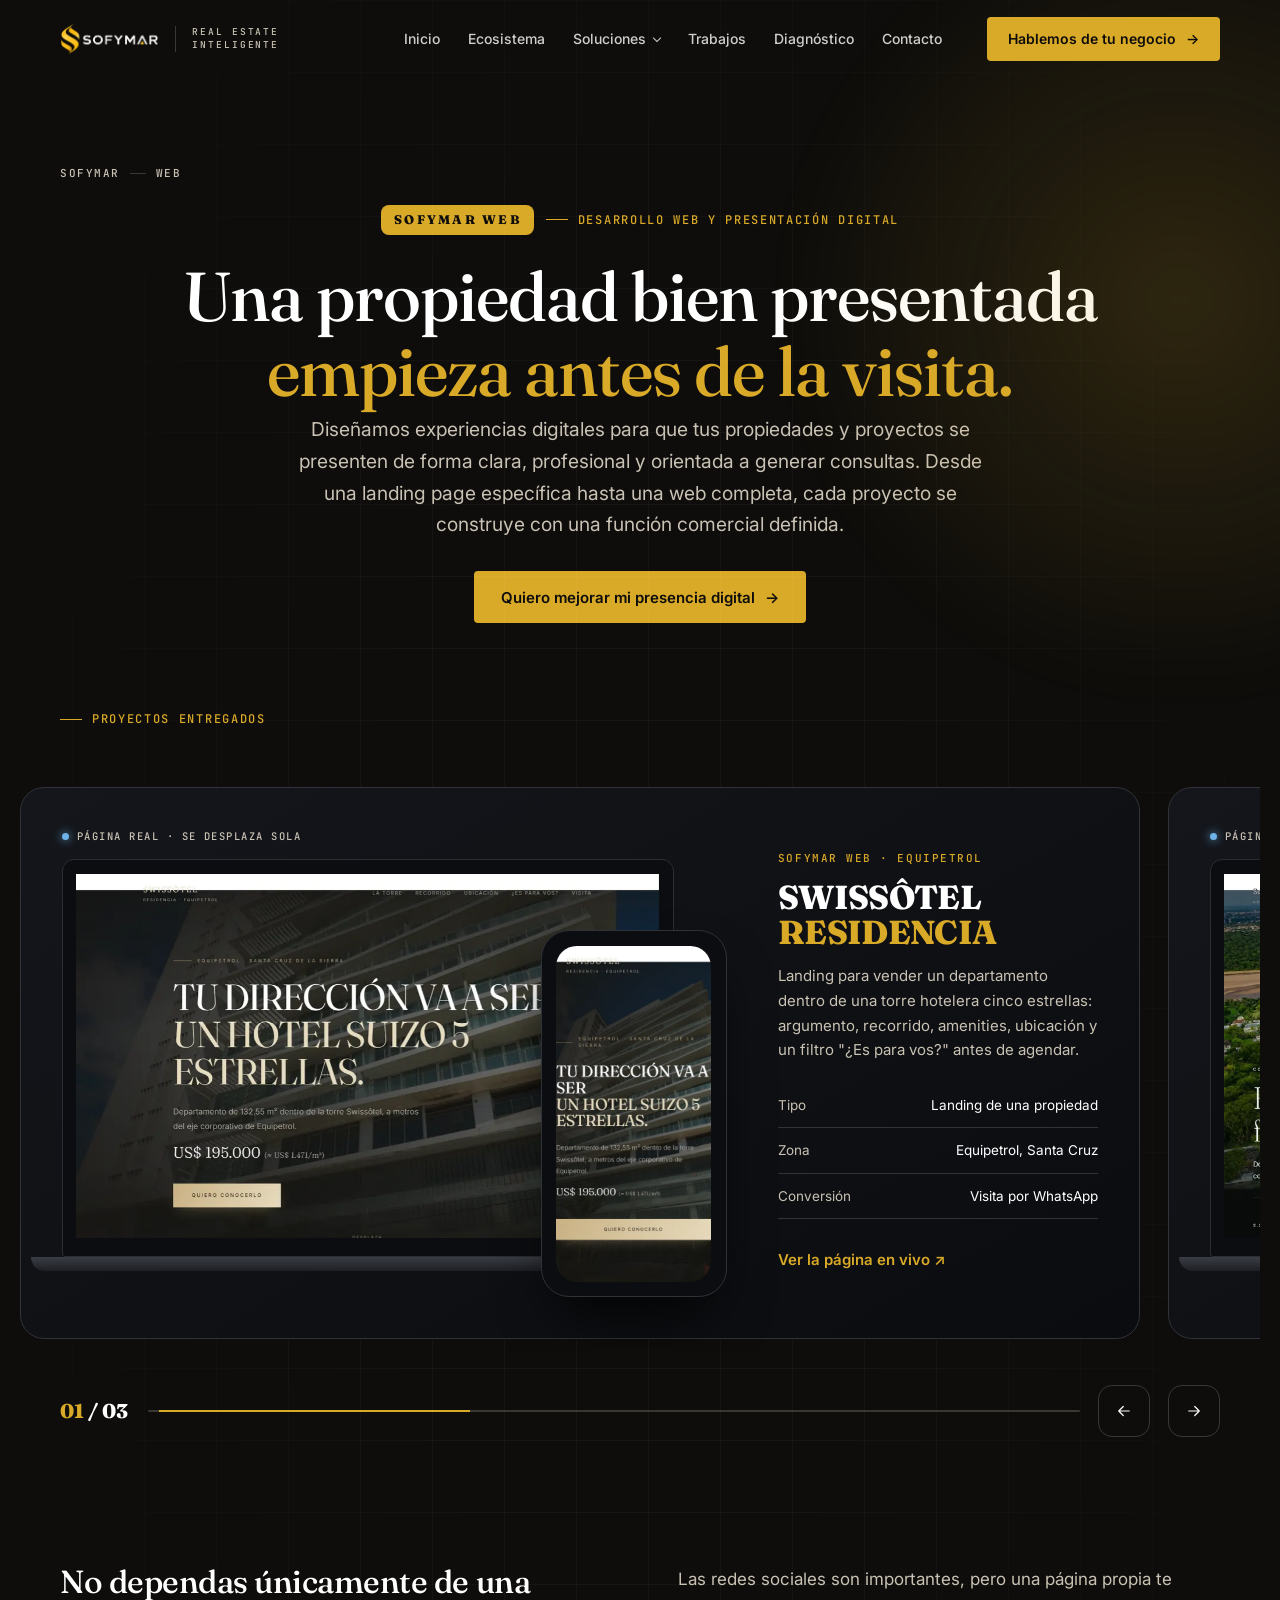
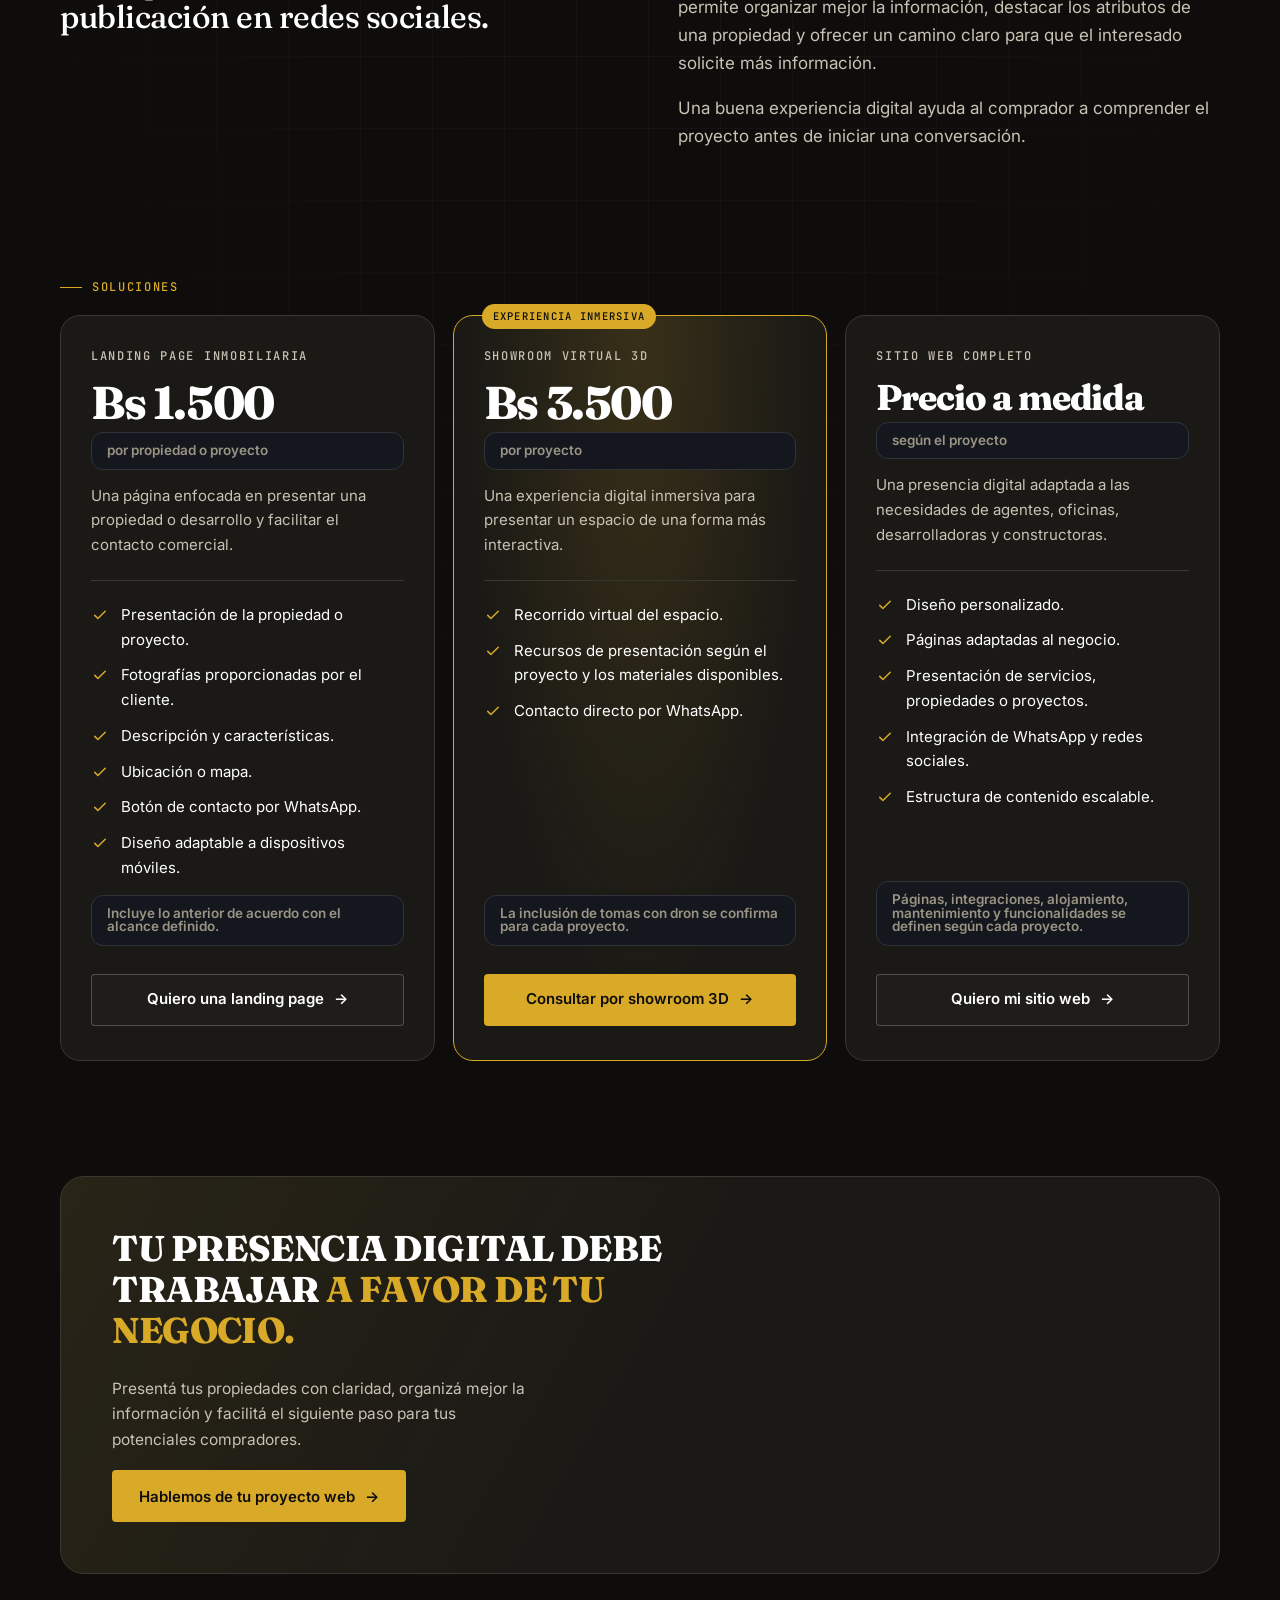
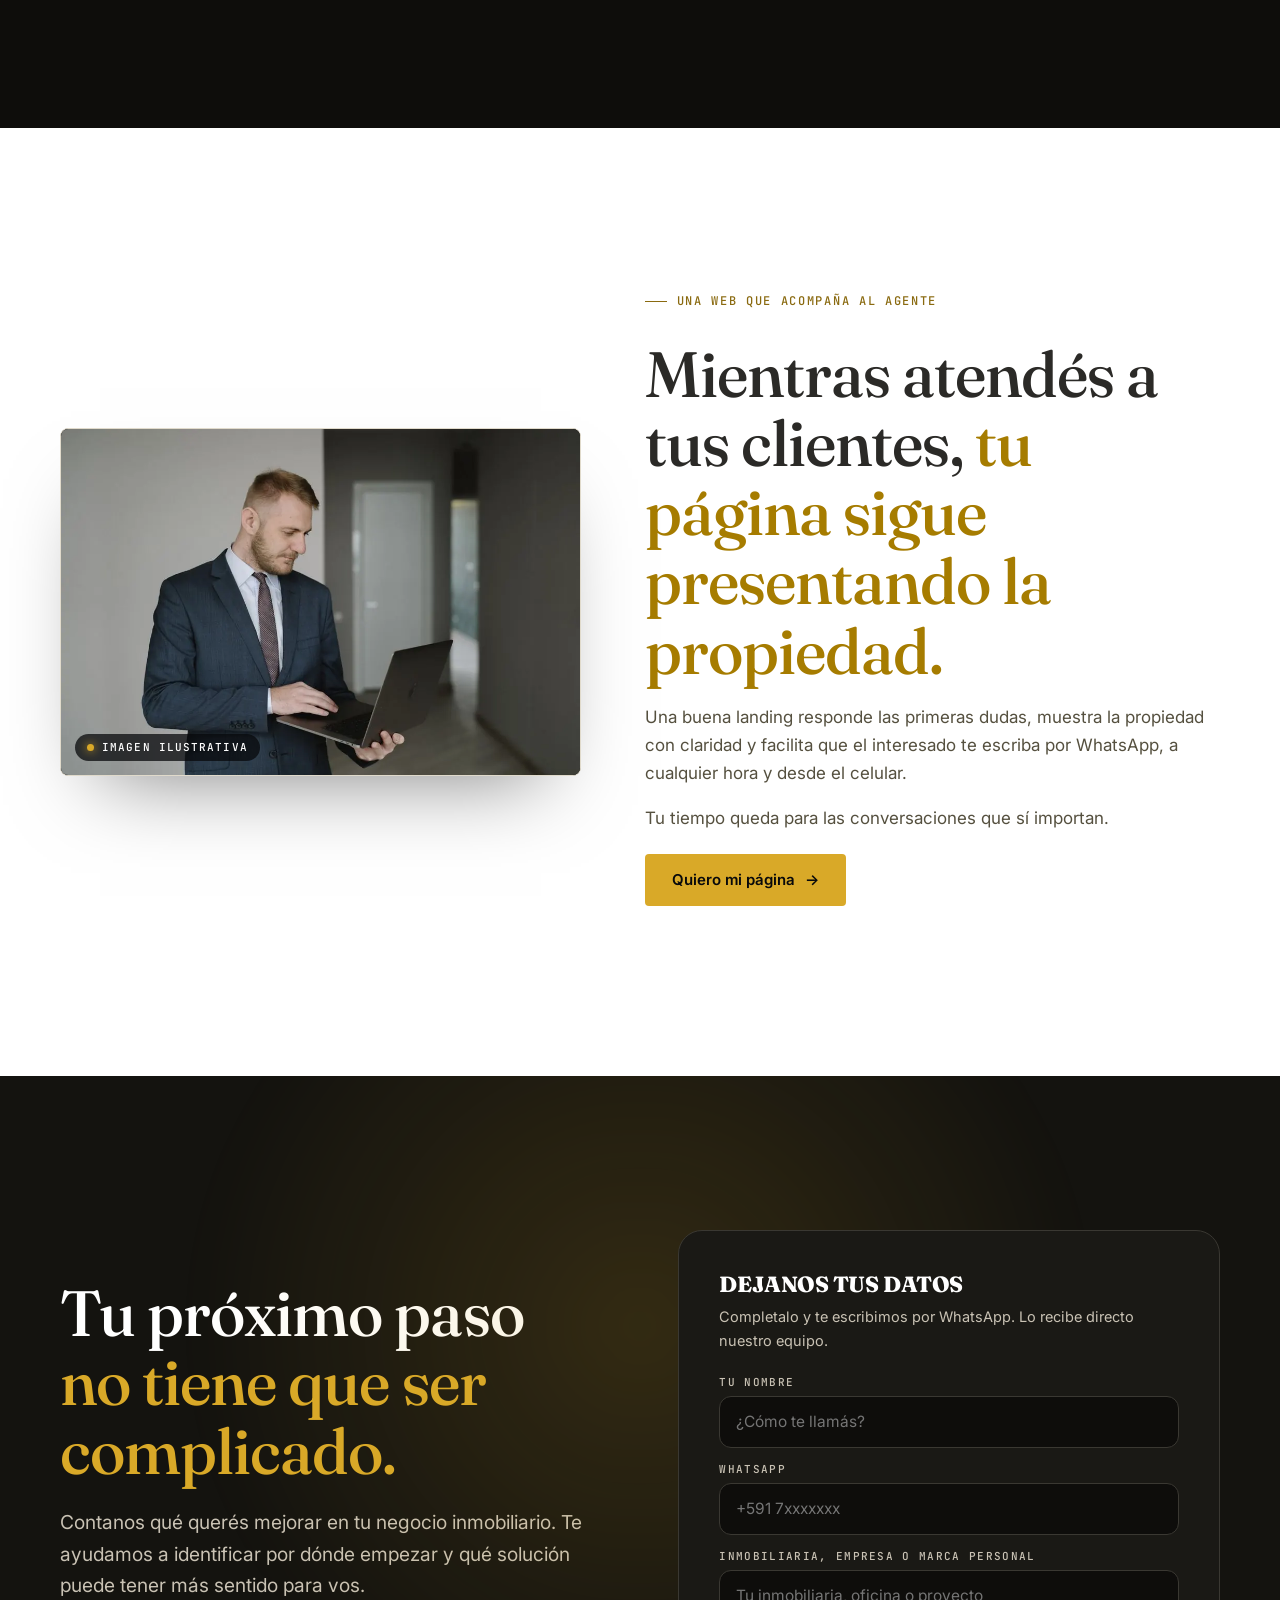
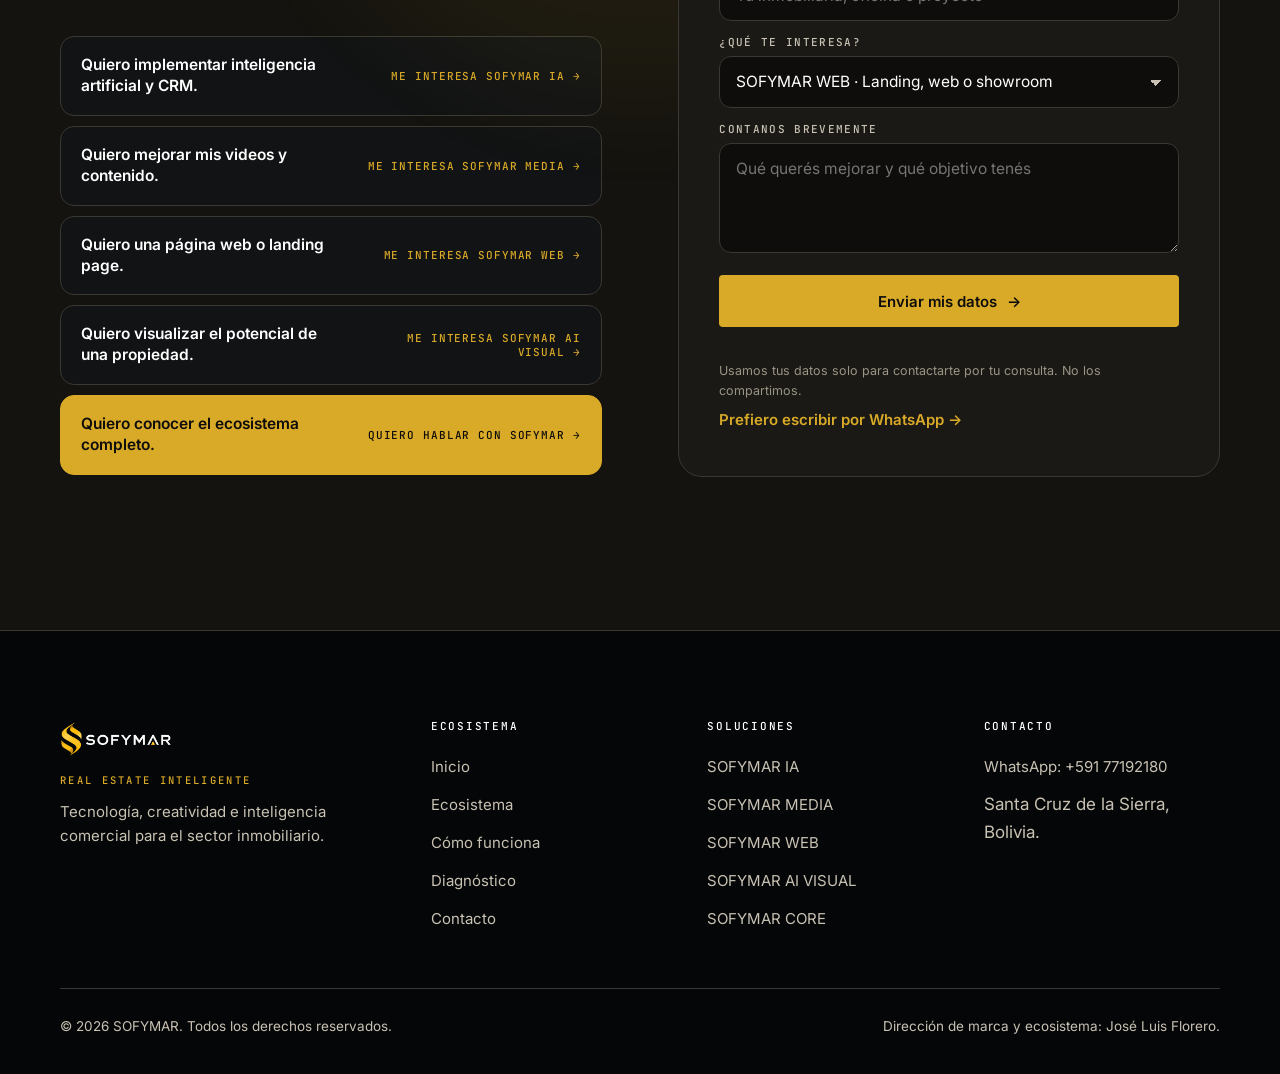
<file: web.html>
<!doctype html>
<html lang="es-BO">
<head>
<meta name="robots" content="noindex, nofollow">
<meta charset="utf-8">
<meta name="viewport" content="width=device-width, initial-scale=1">
<title>SOFYMAR WEB | Landing pages y webs inmobiliarias</title>
<meta name="description" content="Landing pages inmobiliarias desde Bs 1.500, showrooms virtuales 3D y sitios web a medida para agentes, oficinas y desarrolladoras.">
<meta name="theme-color" content="#08090B">
<link rel="icon" type="image/png" href="assets/favicon.png">
<link rel="apple-touch-icon" href="assets/apple-touch-icon.png">
<meta property="og:type" content="website">
<meta property="og:locale" content="es_BO">
<meta property="og:site_name" content="SOFYMAR">
<meta property="og:title" content="SOFYMAR WEB | Landing pages y webs inmobiliarias">
<meta property="og:description" content="Landing pages inmobiliarias desde Bs 1.500, showrooms virtuales 3D y sitios web a medida para agentes, oficinas y desarrolladoras.">
<meta property="og:image" content="assets/og-sofymar.jpg">
<meta name="twitter:card" content="summary_large_image">
<!-- PENDIENTE: con dominio, agregar <link rel="canonical"> y og:url; og:image absoluta -->
<link rel="preconnect" href="https://fonts.googleapis.com">
<link rel="preconnect" href="https://fonts.gstatic.com" crossorigin>
<link href="https://fonts.googleapis.com/css2?family=Inter:wght@400;500;600&family=JetBrains+Mono:wght@500&family=Manrope:wght@500;600;700;800&family=Fraunces:opsz,wght@9..144,400;9..144,500;9..144,600&display=swap" rel="stylesheet">
<link rel="stylesheet" href="assets/sofymar-v2.css">
<link rel="stylesheet" href="assets/sofymar-extra.css">

</head>
<body>
<a class="skip" href="#contenido">Saltar al contenido</a>
<svg width="0" height="0" style="position:absolute" aria-hidden="true"><defs>
  <symbol id="i-wa" viewBox="0 0 24 24"><path fill="currentColor" d="M12.04 2C6.58 2 2.13 6.45 2.13 11.91c0 1.75.46 3.45 1.32 4.95L2.05 22l5.25-1.38a9.9 9.9 0 0 0 4.74 1.21h.01c5.46 0 9.91-4.45 9.91-9.91A9.85 9.85 0 0 0 12.04 2Zm0 18.15h-.01a8.2 8.2 0 0 1-4.19-1.150l-.3-.18-3.12.82.83-3.04-.2-.31a8.23 8.23 0 0 1-1.26-4.38c0-4.54 3.7-8.24 8.25-8.24a8.2 8.2 0 0 1 8.24 8.25c0 4.54-3.7 8.23-8.24 8.23Zm4.52-6.16c-.25-.12-1.47-.72-1.690-.81-.23-.08-.39-.12-.56.12-.17.25-.64.81-.78.97-.14.17-.29.19-.54.06-.25-.12-1.05-.39-1.99-1.23-.74-.66-1.23-1.47-1.38-1.72-.14-.25-.02-.38.11-.51.11-.11.25-.29.37-.43.12-.15.17-.25.25-.41.08-.17.04-.31-.02-.43-.06-.12-.56-1.34-.76-1.84-.2-.48-.41-.42-.56-.43h-.48a.92.92 0 0 0-.66.31c-.23.25-.87.85-.87 2.07 0 1.22.89 2.4 1.01 2.56.12.17 1.75 2.67 4.24 3.74.59.26 1.050.41 1.41.52.59.19 1.13.16 1.56.1.48-.07 1.47-.6 1.67-1.18.21-.58.21-1.07.14-1.18-.06-.1-.22-.16-.47-.29Z"/></symbol>
  <symbol id="i-check" viewBox="0 0 24 24"><path fill="none" stroke="currentColor" stroke-width="2" stroke-linecap="round" stroke-linejoin="round" d="m5 12.5 4.2 4.2L19 7"/></symbol>
  <symbol id="i-x" viewBox="0 0 24 24"><path fill="none" stroke="currentColor" stroke-width="2" stroke-linecap="round" d="M7 7l10 10M17 7 7 17"/></symbol>
  <symbol id="i-ia" viewBox="0 0 24 24"><g fill="none" stroke="currentColor" stroke-width="1.6" stroke-linecap="round" stroke-linejoin="round"><path d="M4 6.5A2.5 2.5 0 0 1 6.5 4h11A2.5 2.5 0 0 1 20 6.5v7a2.5 2.5 0 0 1-2.5 2.5H11l-4.5 4v-4A2.5 2.5 0 0 1 4 13.5Z"/><path d="M8.5 10h.01M12 10h.01M15.5 10h.01"/></g></symbol>
  <symbol id="i-media" viewBox="0 0 24 24"><g fill="none" stroke="currentColor" stroke-width="1.6" stroke-linecap="round" stroke-linejoin="round"><rect x="3" y="6" width="13" height="12" rx="2.5"/><path d="m16 10.5 5-3v9l-5-3"/></g></symbol>
  <symbol id="i-web" viewBox="0 0 24 24"><g fill="none" stroke="currentColor" stroke-width="1.6" stroke-linecap="round" stroke-linejoin="round"><rect x="3" y="4" width="18" height="16" rx="2.5"/><path d="M3 9h18M7 6.5h.01M9.5 6.5h.01"/></g></symbol>
  <symbol id="i-visual" viewBox="0 0 24 24"><g fill="none" stroke="currentColor" stroke-width="1.6" stroke-linecap="round" stroke-linejoin="round"><path d="M3 20h18M5 20V10l7-5 7 5v10"/><path d="M10 20v-5h4v5" stroke-dasharray="2 2"/><path d="M19 2.5l.6 1.4 1.4.6-1.4.6-.6 1.4-.6-1.4L17 4.5l1.4-.6Z"/></g></symbol>
  <symbol id="i-core" viewBox="0 0 24 24"><g fill="none" stroke="currentColor" stroke-width="1.6" stroke-linecap="round" stroke-linejoin="round"><circle cx="12" cy="12" r="3"/><circle cx="4.5" cy="6" r="1.8"/><circle cx="19.5" cy="6" r="1.8"/><circle cx="4.5" cy="18" r="1.8"/><circle cx="19.5" cy="18" r="1.8"/><path d="m6 7 3.6 3M18 7l-3.6 3M6 17l3.6-3M18 17l-3.6-3"/></g></symbol>
  <symbol id="i-shield" viewBox="0 0 24 24"><g fill="none" stroke="currentColor" stroke-width="1.6" stroke-linecap="round" stroke-linejoin="round"><path d="M12 3 5 6v5.5c0 4.3 3 7.7 7 9.5 4-1.8 7-5.2 7-9.5V6Z"/><path d="m9 12 2 2 4-4"/></g></symbol>
  <symbol id="i-land" viewBox="0 0 24 24"><g fill="none" stroke="currentColor" stroke-width="1.6" stroke-linecap="round" stroke-linejoin="round"><path d="M3 19 9 9l4 6 3-4 5 8Z"/><circle cx="17" cy="6" r="2"/></g></symbol>
  <symbol id="i-sofa" viewBox="0 0 24 24"><g fill="none" stroke="currentColor" stroke-width="1.6" stroke-linecap="round" stroke-linejoin="round"><path d="M5 11V8a3 3 0 0 1 3-3h8a3 3 0 0 1 3 3v3"/><path d="M3 13a2 2 0 0 1 4 0v2h10v-2a2 2 0 0 1 4 0v5H3Z"/><path d="M5 18v2M19 18v2"/></g></symbol>
  <symbol id="i-proj" viewBox="0 0 24 24"><g fill="none" stroke="currentColor" stroke-width="1.6" stroke-linecap="round" stroke-linejoin="round"><path d="M4 20V8l8-4 8 4v12"/><path d="M4 20h16M9 20v-6h6v6M8 10h.01M12 10h.01M16 10h.01"/></g></symbol>
  <symbol id="i-target" viewBox="0 0 24 24"><g fill="none" stroke="currentColor" stroke-width="1.6"><circle cx="12" cy="12" r="8"/><circle cx="12" cy="12" r="4"/><circle cx="12" cy="12" r=".8" fill="currentColor"/></g></symbol>
  <symbol id="i-bolt" viewBox="0 0 24 24"><path fill="none" stroke="currentColor" stroke-width="1.6" stroke-linejoin="round" d="M13 3 5 13h6l-1 8 8-10h-6Z"/></symbol>
  <symbol id="i-spark" viewBox="0 0 24 24"><path fill="none" stroke="currentColor" stroke-width="1.6" stroke-linejoin="round" d="M12 3l1.8 5.2L19 10l-5.2 1.8L12 17l-1.8-5.2L5 10l5.2-1.8Z"/></symbol>
  <symbol id="i-layers" viewBox="0 0 24 24"><g fill="none" stroke="currentColor" stroke-width="1.6" stroke-linejoin="round"><path d="m12 3 9 5-9 5-9-5Z"/><path d="m3 13 9 5 9-5"/></g></symbol>
  <symbol id="i-link" viewBox="0 0 24 24"><g fill="none" stroke="currentColor" stroke-width="1.6" stroke-linecap="round"><path d="M10 14a4 4 0 0 0 5.7 0l3-3a4 4 0 0 0-5.7-5.7l-1 1"/><path d="M14 10a4 4 0 0 0-5.7 0l-3 3a4 4 0 0 0 5.7 5.7l1-1"/></g></symbol>
  <symbol id="i-pin" viewBox="0 0 24 24"><g fill="none" stroke="currentColor" stroke-width="1.6"><path d="M12 21s-7-6.2-7-11.5A7 7 0 0 1 19 9.5C19 14.8 12 21 12 21Z"/><circle cx="12" cy="9.5" r="2.5"/></g></symbol>
  <symbol id="i-msg" viewBox="0 0 24 24"><g fill="none" stroke="currentColor" stroke-width="1.6" stroke-linejoin="round"><path d="M4 5h16v11H9l-5 4Z"/></g></symbol>
  <symbol id="i-crm" viewBox="0 0 24 24"><g fill="none" stroke="currentColor" stroke-width="1.6" stroke-linecap="round"><rect x="3" y="4" width="18" height="16" rx="2.5"/><path d="M7 9h10M7 13h6M7 17h8"/></g></symbol>
  <symbol id="i-l" viewBox="0 0 24 24"><path fill="none" stroke="currentColor" stroke-width="1.6" stroke-linecap="round" stroke-linejoin="round" d="M19 12H5m6-6-6 6 6 6"/></symbol>
  <symbol id="i-play" viewBox="0 0 24 24"><path fill="currentColor" d="M8 5.5v13a1 1 0 0 0 1.5.86l10.5-6.5a1 1 0 0 0 0-1.72L9.5 4.64A1 1 0 0 0 8 5.5z"/></symbol>
  <symbol id="i-r" viewBox="0 0 24 24"><path fill="none" stroke="currentColor" stroke-width="1.6" stroke-linecap="round" stroke-linejoin="round" d="M5 12h14m-6-6 6 6-6 6"/></symbol>
</defs></svg>

<header class="hdr" id="hdr">
  <div class="wrap hdr-in">
    <a class="brand" href="index.html" aria-label="SOFYMAR — inicio">
      <img src="assets/sofymar-logo-transparente.webp" alt="SOFYMAR" width="1626" height="524">
      <span class="d">REAL ESTATE<br>INTELIGENTE</span>
    </a>
    <nav class="nav" aria-label="Principal">
      <a href="index.html">Inicio</a>
      <a href="index.html#ecosistema">Ecosistema</a>
      <div class="dd" id="dd">
        <button type="button" aria-expanded="false" aria-controls="dd-menu">Soluciones</button>
        <div class="dd-menu" id="dd-menu">
          <a href="ia.html"><span class="i"><svg aria-hidden="true"><use href="#i-ia"/></svg></span><strong>SOFYMAR IA</strong><span>Inteligencia artificial + CRM</span></a>
          <a href="media.html"><span class="i"><svg aria-hidden="true"><use href="#i-media"/></svg></span><strong>SOFYMAR MEDIA</strong><span>Producción audiovisual</span></a>
          <a href="web.html"><span class="i"><svg aria-hidden="true"><use href="#i-web"/></svg></span><strong>SOFYMAR WEB</strong><span>Landings, webs y showrooms 3D</span></a>
          <a href="ai-visual.html"><span class="i"><svg aria-hidden="true"><use href="#i-visual"/></svg></span><strong>SOFYMAR AI VISUAL</strong><span>Visualización con IA generativa</span></a>
          <a href="core.html" class="wide"><span class="i"><svg aria-hidden="true"><use href="#i-core"/></svg></span><strong>SOFYMAR CORE · EN DESARROLLO</strong><span>Inteligencia comercial inmobiliaria</span></a>
        </div>
      </div>
      <a href="index.html#trabajos">Trabajos</a>
      <a href="index.html#diagnostico">Diagnóstico</a>
      <a href="#contacto">Contacto</a>
    </nav>
    <a class="btn btn-gold btn-desk" data-wa="web" data-event="cta_header" href="https://wa.me/59177192180" target="_blank" rel="noopener">Hablemos de tu negocio <span class="arr" aria-hidden="true">→</span></a>
    <button class="burger" id="burger" type="button" aria-label="Abrir menú" aria-expanded="false" aria-controls="mnav"><span></span><span></span><span></span></button>
  </div>
</header>
<nav class="mnav" id="mnav" aria-label="Menú móvil">
  <a href="index.html">Inicio</a>
  <a href="index.html#ecosistema">Ecosistema</a>
  <div class="sub">
    <a href="ia.html">SOFYMAR IA</a><a href="media.html">SOFYMAR MEDIA</a><a href="web.html">SOFYMAR WEB</a><a href="ai-visual.html">SOFYMAR AI VISUAL</a><a href="core.html">SOFYMAR CORE</a>
  </div>
  <a href="index.html#trabajos">Trabajos</a>
  <a href="index.html#diagnostico">Diagnóstico</a>
  <a href="#contacto">Contacto</a>
  <a class="btn btn-gold" data-wa="web" href="https://wa.me/59177192180" target="_blank" rel="noopener">Hablemos de tu negocio <span class="arr" aria-hidden="true">→</span></a>
</nav>


<main id="contenido">

<section class="sec landing-first grid-bg" id="web" aria-labelledby="t-web">
  <div class="glow" style="width:800px;height:800px;right:-300px;top:-100px"></div>
  <div class="wrap">
    <nav class="crumb rv" aria-label="Ruta"><a href="index.html">SOFYMAR</a><i></i><span>Web</span></nav>
    <div class="head center">
      <div class="u-label rv" style="justify-content:center"><span class="u-name">SOFYMAR WEB</span><p class="tag">Desarrollo web y presentación digital</p></div>
      <h1 class="h1-land rv" id="t-web">Una propiedad bien presentada <span class="o">empieza antes de la visita.</span></h1>
      <p class="lead rv">Diseñamos experiencias digitales para que tus propiedades y proyectos se presenten de forma clara, profesional y orientada a generar consultas. Desde una landing page específica hasta una web completa, cada proyecto se construye con una función comercial definida.</p>
      <div class="btn-row rv" style="margin-top:30px"><a class="btn btn-gold" data-wa="web" href="https://wa.me/59177192180" target="_blank" rel="noopener">Quiero mejorar mi presencia digital <span class="arr" aria-hidden="true">→</span></a></div>
    </div>

    <p class="tag rv">Proyectos entregados</p>
<div class="rail rv" data-rail>
  <div class="rail-track" tabindex="0" aria-label="Carrusel de proyectos web">
    <article class="slide work" aria-label="Proyecto web: Swissôtel Residencia">
      <div class="devices">
        <span class="live"><span class="live-dot"></span>Página real · se desplaza sola</span>
        <div class="laptop"><div class="lid"><div class="screen" data-scroll><img src="assets/web-swiss-full-laptop.webp" alt="Landing Swissôtel Residencia completa, vista en computadora" loading="lazy" width="1000" height="6724"></div></div><div class="base"></div></div>
        <div class="phone-mk"><div class="screen" data-scroll><img src="assets/web-swiss-full-movil.webp" alt="Landing Swissôtel Residencia, vista en celular" loading="lazy" width="420" height="12951"></div></div>
      </div>
      <div>
        <p class="k">SOFYMAR WEB · Equipetrol</p>
        <h3>Swissôtel <em>Residencia</em></h3>
        <p>Landing para vender un departamento dentro de una torre hotelera cinco estrellas: argumento, recorrido, amenities, ubicación y un filtro "¿Es para vos?" antes de agendar.</p>
        <dl><div><dt>Tipo</dt><dd>Landing de una propiedad</dd></div><div><dt>Zona</dt><dd>Equipetrol, Santa Cruz</dd></div><div><dt>Conversión</dt><dd>Visita por WhatsApp</dd></div></dl>
        <a class="link" href="https://ingridcuellar.com/swissotelsantacruz-page" target="_blank" rel="noopener" data-event="trabajo_swiss">Ver la página en vivo ↗</a>
      </div>
    </article>
    <article class="slide work" aria-label="Proyecto web: Colinas del Urubó Sector 2">
      <div class="devices">
        <span class="live"><span class="live-dot"></span>Página real · se desplaza sola</span>
        <div class="laptop"><div class="lid"><div class="screen" data-scroll><img src="assets/web-colinas-full-laptop.webp" alt="Landing Colinas del Urubó Sector 2 completa, vista en computadora" loading="lazy" width="1000" height="8178"></div></div><div class="base"></div></div>
        <div class="phone-mk"><div class="screen" data-scroll><img src="assets/web-colinas-full-movil.webp" alt="Landing Colinas del Urubó, vista en celular" loading="lazy" width="420" height="12902"></div></div>
      </div>
      <div>
        <p class="k">SOFYMAR WEB + AI VISUAL · Urubó</p>
        <h3>Colinas del Urubó <em>Sector 2</em></h3>
        <p>Landing editorial para el último terreno frente a la laguna: entorno, comunidad, la casa que podría construirse visualizada con IA y la ficha del lote.</p>
        <dl><div><dt>Tipo</dt><dd>Landing de terreno</dd></div><div><dt>Extra</dt><dd>Visualización con IA</dd></div><div><dt>Conversión</dt><dd>Visita privada por WhatsApp</dd></div></dl>
        <a class="link" href="https://ingridcuellar.com/colinasdelurubosector2" target="_blank" rel="noopener" data-event="trabajo_colinas">Ver la página en vivo ↗</a>
      </div>
    </article>
    <article class="slide work" aria-label="Proyecto web: Luis Sattori, inversión en Florida">
      <div class="devices">
        <span class="live"><span class="live-dot"></span>Página real · se desplaza sola</span>
        <div class="laptop"><div class="lid"><div class="screen" data-scroll><img src="assets/web-luis-full-laptop.webp" alt="Landing de Luis Sattori para invertir en Florida, vista en computadora" loading="lazy" width="1000" height="7568"></div></div><div class="base"></div></div>
        <div class="phone-mk"><div class="screen" data-scroll><img src="assets/web-luis-full-movil.webp" alt="Landing de Luis Sattori, vista en celular" loading="lazy" width="420" height="11545"></div></div>
      </div>
      <div>
        <p class="k">SOFYMAR WEB · Inversión en Florida</p>
        <h3>Luis Sattori <em>Real Estate</em></h3>
        <p>Landing para captar inversionistas bolivianos interesados en propiedades de Florida: objeciones frecuentes, acompañamiento paso a paso, mercados y una asesoría gratuita que se agenda por WhatsApp.</p>
        <dl><div><dt>Tipo</dt><dd>Landing de captación</dd></div><div><dt>Mercado</dt><dd>Miami y Orlando, EE.UU.</dd></div><div><dt>Conversión</dt><dd>Asesoría por WhatsApp</dd></div></dl>
        <a class="link" href="https://realestate.luissattori.com/pruebaia-page" target="_blank" rel="noopener" data-event="trabajo_luis">Ver la página en vivo ↗</a>
      </div>
    </article>
  </div>
  <div class="rail-ctrl">
    <span class="count"><em data-cur>01</em> / <span data-tot>02</span></span>
    <span class="rbar"><i></i></span>
    <button type="button" data-prev aria-label="Anterior"><svg aria-hidden="true"><use href="#i-l"/></svg></button>
    <button type="button" data-next aria-label="Siguiente"><svg aria-hidden="true"><use href="#i-r"/></svg></button>
  </div>
</div>


    <div class="sub-block split top">
      <h3 class="sub-h rv">No dependas únicamente de una publicación en redes sociales.</h3>
      <div class="body-txt rv">
        <p>Las redes sociales son importantes, pero una página propia te permite organizar mejor la información, destacar los atributos de una propiedad y ofrecer un camino claro para que el interesado solicite más información.</p>
        <p>Una buena experiencia digital ayuda al comprador a comprender el proyecto antes de iniciar una conversación.</p>
      </div>
    </div>

    <div class="web-sol">
      <p class="tag rv">Soluciones</p>
      <div class="prices three stg">
        <div class="price">
          <p class="pn">Landing page inmobiliaria</p><p class="am">Bs 1.500</p><p class="sc" style="margin-top:6px">por propiedad o proyecto</p>
          <p class="pd">Una página enfocada en presentar una propiedad o desarrollo y facilitar el contacto comercial.</p>
          <ul>
            <li><svg aria-hidden="true"><use href="#i-check"/></svg>Presentación de la propiedad o proyecto.</li>
            <li><svg aria-hidden="true"><use href="#i-check"/></svg>Fotografías proporcionadas por el cliente.</li>
            <li><svg aria-hidden="true"><use href="#i-check"/></svg>Descripción y características.</li>
            <li><svg aria-hidden="true"><use href="#i-check"/></svg>Ubicación o mapa.</li>
            <li><svg aria-hidden="true"><use href="#i-check"/></svg>Botón de contacto por WhatsApp.</li>
            <li><svg aria-hidden="true"><use href="#i-check"/></svg>Diseño adaptable a dispositivos móviles.</li>
          </ul>
          <p class="sc">Incluye lo anterior de acuerdo con el alcance definido.</p>
          <a class="btn btn-line" data-wa="web-landing" href="https://wa.me/59177192180" target="_blank" rel="noopener">Quiero una landing page <span class="arr" aria-hidden="true">→</span></a>
        </div>
        <div class="price pop">
          <span class="pt">EXPERIENCIA INMERSIVA</span>
          <p class="pn">Showroom virtual 3D</p><p class="am">Bs 3.500</p><p class="sc" style="margin-top:6px">por proyecto</p>
          <p class="pd">Una experiencia digital inmersiva para presentar un espacio de una forma más interactiva.</p>
          <ul>
            <li><svg aria-hidden="true"><use href="#i-check"/></svg>Recorrido virtual del espacio.</li>
            <li><svg aria-hidden="true"><use href="#i-check"/></svg>Recursos de presentación según el proyecto y los materiales disponibles.</li>
            <li><svg aria-hidden="true"><use href="#i-check"/></svg>Contacto directo por WhatsApp.</li>
          </ul>
          <p class="sc">La inclusión de tomas con dron se confirma para cada proyecto.</p>
          <a class="btn btn-gold" data-wa="web-showroom" href="https://wa.me/59177192180" target="_blank" rel="noopener">Consultar por showroom 3D <span class="arr" aria-hidden="true">→</span></a>
        </div>
        <div class="price">
          <p class="pn">Sitio web completo</p><p class="am" style="font-size:clamp(28px,2.8vw,36px)">Precio a medida</p><p class="sc" style="margin-top:6px">según el proyecto</p>
          <p class="pd">Una presencia digital adaptada a las necesidades de agentes, oficinas, desarrolladoras y constructoras.</p>
          <ul>
            <li><svg aria-hidden="true"><use href="#i-check"/></svg>Diseño personalizado.</li>
            <li><svg aria-hidden="true"><use href="#i-check"/></svg>Páginas adaptadas al negocio.</li>
            <li><svg aria-hidden="true"><use href="#i-check"/></svg>Presentación de servicios, propiedades o proyectos.</li>
            <li><svg aria-hidden="true"><use href="#i-check"/></svg>Integración de WhatsApp y redes sociales.</li>
            <li><svg aria-hidden="true"><use href="#i-check"/></svg>Estructura de contenido escalable.</li>
          </ul>
          <p class="sc">Páginas, integraciones, alojamiento, mantenimiento y funcionalidades se definen según cada proyecto.</p>
          <a class="btn btn-line" data-wa="web-sitio" href="https://wa.me/59177192180" target="_blank" rel="noopener">Quiero mi sitio web <span class="arr" aria-hidden="true">→</span></a>
        </div>
      </div>
    </div>

    <div class="statement rv">
      <p>Tu presencia digital debe trabajar <span class="o">a favor de tu negocio.</span></p>
      <div style="max-width:420px"><p class="muted" style="font-size:15.5px;margin-bottom:18px">Presentá tus propiedades con claridad, organizá mejor la información y facilitá el siguiente paso para tus potenciales compradores.</p><a class="btn btn-gold" data-wa="web" href="https://wa.me/59177192180" target="_blank" rel="noopener">Hablemos de tu proyecto web <span class="arr" aria-hidden="true">→</span></a></div>
    </div>
  </div>
</section>

<section class="sec lt-w human" id="personas-web" aria-labelledby="t-hum-web">
  <div class="wrap">
    <div class="split human-in">
      <figure class="human-fig rv">
        <img src="assets/persona-laptop-web.webp" alt="Agentes inmobiliarios trabajando con tecnología (imagen ilustrativa)" loading="lazy" width="1000" height="667">
        <figcaption><span class="dot"></span>Imagen ilustrativa</figcaption>
      </figure>
      <div class="rv">
        <p class="tag">Una web que acompaña al agente</p>
        <h2 class="big" id="t-hum-web">Mientras atendés a tus clientes, <span class="o">tu página sigue presentando la propiedad.</span></h2>
        <div class="body-txt"><p>Una buena landing responde las primeras dudas, muestra la propiedad con claridad y facilita que el interesado te escriba por WhatsApp, a cualquier hora y desde el celular.</p><p>Tu tiempo queda para las conversaciones que sí importan.</p></div>
        <p style="margin-top:22px"><a class="btn btn-gold" href="#contacto">Quiero mi página <span class="arr" aria-hidden="true">→</span></a></p>
      </div>
    </div>
  </div>
</section>



<section class="sec alt" id="contacto" aria-labelledby="t-cta">
  <div class="glow" style="width:900px;height:900px;left:50%;top:-200px;margin-left:-450px"></div>
  <div class="wrap contact">
    <div>
      <p class="tag rv">Contacto</p>
      <h2 class="big rv" id="t-cta">Tu próximo paso <span class="o">no tiene que ser complicado.</span></h2>
      <p class="lead rv" style="margin-top:22px">Contanos qué querés mejorar en tu negocio inmobiliario. Te ayudamos a identificar por dónde empezar y qué solución puede tener más sentido para vos.</p>
      <div class="opt-list stg">
        <a class="opt" href="#formulario" data-interes="SOFYMAR IA" data-event="contacto_opcion"><span class="q">Quiero implementar inteligencia artificial y CRM.</span><span class="c">Me interesa SOFYMAR IA →</span></a>
        <a class="opt" href="#formulario" data-interes="SOFYMAR MEDIA" data-event="contacto_opcion"><span class="q">Quiero mejorar mis videos y contenido.</span><span class="c">Me interesa SOFYMAR MEDIA →</span></a>
        <a class="opt" href="#formulario" data-interes="SOFYMAR WEB" data-event="contacto_opcion"><span class="q">Quiero una página web o landing page.</span><span class="c">Me interesa SOFYMAR WEB →</span></a>
        <a class="opt" href="#formulario" data-interes="SOFYMAR AI VISUAL" data-event="contacto_opcion"><span class="q">Quiero visualizar el potencial de una propiedad.</span><span class="c">Me interesa SOFYMAR AI VISUAL →</span></a>
        <a class="opt all" href="#formulario" data-interes="el ecosistema completo" data-event="contacto_opcion"><span class="q">Quiero conocer el ecosistema completo.</span><span class="c">Quiero hablar con SOFYMAR →</span></a>
      </div>
    </div>

    <form class="form rv" id="waForm" novalidate>
      <span id="formulario" class="form-anchor"></span>
      <div id="formBody">
        <h3>Dejanos tus datos</h3>
        <p class="muted">Completalo y te escribimos por WhatsApp. Lo recibe directo nuestro equipo.</p>
        <div class="field"><label for="fName">Tu nombre</label><input id="fName" name="nombre" autocomplete="name" placeholder="¿Cómo te llamás?" required></div>
        <div class="field"><label for="fPhone">WhatsApp</label><input id="fPhone" name="whatsapp" type="tel" inputmode="tel" autocomplete="tel" placeholder="+591 7xxxxxxx" required></div>
        <div class="field"><label for="fBiz">Inmobiliaria, empresa o marca personal</label><input id="fBiz" name="negocio" autocomplete="organization" placeholder="Tu inmobiliaria, oficina o proyecto"></div>
        <div class="field"><label for="fSol">¿Qué te interesa?</label>
          <select id="fSol" name="interes">
            <option value="el ecosistema completo">El ecosistema completo</option>
            <option value="SOFYMAR IA">SOFYMAR IA · IA + CRM</option>
            <option value="SOFYMAR MEDIA">SOFYMAR MEDIA · Contenido audiovisual</option>
            <option value="SOFYMAR WEB">SOFYMAR WEB · Landing, web o showroom</option>
            <option value="SOFYMAR AI VISUAL">SOFYMAR AI VISUAL · Visualización con IA</option>
            <option value="SOFYMAR CORE">SOFYMAR CORE · Novedades</option>
          </select>
        </div>
        <div id="mediaFields" class="media-fields" hidden>
          <div class="field"><label for="fTipo">¿Qué tipo de contenido necesitás?</label>
            <select id="fTipo" name="tipo_contenido">
              <option value="">Elegí una opción</option>
              <option>Videos de propiedades o proyectos</option>
              <option>Contenido para mi marca personal</option>
              <option>Tour inmobiliario con cámara y dron</option>
              <option>Edición de material existente</option>
              <option>Otro proyecto audiovisual</option>
            </select>
          </div>
          <div class="field"><label for="fObj">¿Cuál es tu principal objetivo?</label>
            <select id="fObj" name="objetivo">
              <option value="">Elegí una opción</option>
              <option>Presentar una propiedad</option>
              <option>Captar potenciales clientes</option>
              <option>Fortalecer mi marca personal</option>
              <option>Planificar contenido mensual</option>
            </select>
          </div>
          <div class="field"><label for="fFecha">Fecha de grabación deseada (opcional)</label><input id="fFecha" name="fecha_grabacion" type="date"></div>
        </div>
        <div class="field"><label for="fMsg">Contanos brevemente</label><textarea id="fMsg" name="mensaje" placeholder="Qué querés mejorar y qué objetivo tenés"></textarea></div>
        <div class="hp" aria-hidden="true"><label for="fWeb">No completar</label><input id="fWeb" name="web" tabindex="-1" autocomplete="off"></div>
        <button class="btn btn-gold" id="fSubmit" type="submit" data-event="form_contacto_enviar">Enviar mis datos <span class="arr" aria-hidden="true">→</span></button>
        <p class="err" id="fErr" role="alert"></p>
      <a class="btn btn-line" id="fGo" href="#" target="_blank" rel="noopener" hidden style="width:100%;margin-top:10px">Abrir WhatsApp con tu mensaje <span class="arr" aria-hidden="true">→</span></a>
        <p class="fine">Usamos tus datos solo para contactarte por tu consulta. No los compartimos.</p>
        <a class="link" id="fWa" data-wa="general" href="https://wa.me/59177192180" target="_blank" rel="noopener" data-event="form_contacto_whatsapp" style="margin-top:6px">Prefiero escribir por WhatsApp →</a>
      </div>
      <div id="formOk" class="form-ok" role="status" tabindex="-1" hidden>
        <span class="ok-ic" aria-hidden="true"><svg><use href="#i-check"/></svg></span>
        <h3 id="formOkT">Recibimos tus datos</h3>
        <p class="muted" id="formOkX">Te escribimos por WhatsApp en cuanto los veamos.</p>
        <div class="btn-row">
          <a class="btn btn-gold" id="formOkWa" data-wa="general" href="https://wa.me/59177192180" target="_blank" rel="noopener">Escribir por WhatsApp <span class="arr" aria-hidden="true">→</span></a>
          <a class="btn btn-line" id="formOkCal" href="media.html#agenda" hidden>Elegir fecha de grabación</a>
        </div>
      </div>
    </form>
  </div>
</section>

</main>

<footer class="ftr">
  <div class="wrap">
    <div class="ftr-grid">
      <div>
        <a class="brand" href="index.html" aria-label="SOFYMAR — inicio"><img src="assets/sofymar-logo-transparente.webp" alt="SOFYMAR" width="1626" height="524" loading="lazy"></a>
        <p class="dsc">REAL ESTATE INTELIGENTE</p>
        <p>Tecnología, creatividad e inteligencia comercial para el sector inmobiliario.</p>
      </div>
      <nav aria-label="Ecosistema">
        <h4>Ecosistema</h4>
        <ul><li><a href="index.html">Inicio</a></li><li><a href="index.html#ecosistema">Ecosistema</a></li><li><a href="index.html#como-funciona">Cómo funciona</a></li><li><a href="index.html#diagnostico">Diagnóstico</a></li><li><a href="#contacto">Contacto</a></li></ul>
      </nav>
      <nav aria-label="Soluciones">
        <h4>Soluciones</h4>
        <ul><li><a href="ia.html">SOFYMAR IA</a></li><li><a href="media.html">SOFYMAR MEDIA</a></li><li><a href="web.html">SOFYMAR WEB</a></li><li><a href="ai-visual.html">SOFYMAR AI VISUAL</a></li><li><a href="core.html">SOFYMAR CORE</a></li></ul>
      </nav>
      <div>
        <h4>Contacto</h4>
        <ul><li><a data-wa="general" href="https://wa.me/59177192180" target="_blank" rel="noopener">WhatsApp: +591 77192180</a></li><li>Santa Cruz de la Sierra, Bolivia.</li></ul>
      </div>
    </div>
    <div class="ftr-bottom">
      <span>© <span id="year">2026</span> SOFYMAR. Todos los derechos reservados.</span>
      <span>Dirección de marca y ecosistema: José Luis Florero.</span>
    </div>
  </div>
</footer>

<a class="wa-float" id="waFloat" data-wa="web" href="https://wa.me/59177192180" target="_blank" rel="noopener" aria-label="Escribir a SOFYMAR por WhatsApp"><svg aria-hidden="true"><use href="#i-wa"/></svg></a>
<script src="assets/sofymar-site.js"></script>
</body>
</html>
</file>
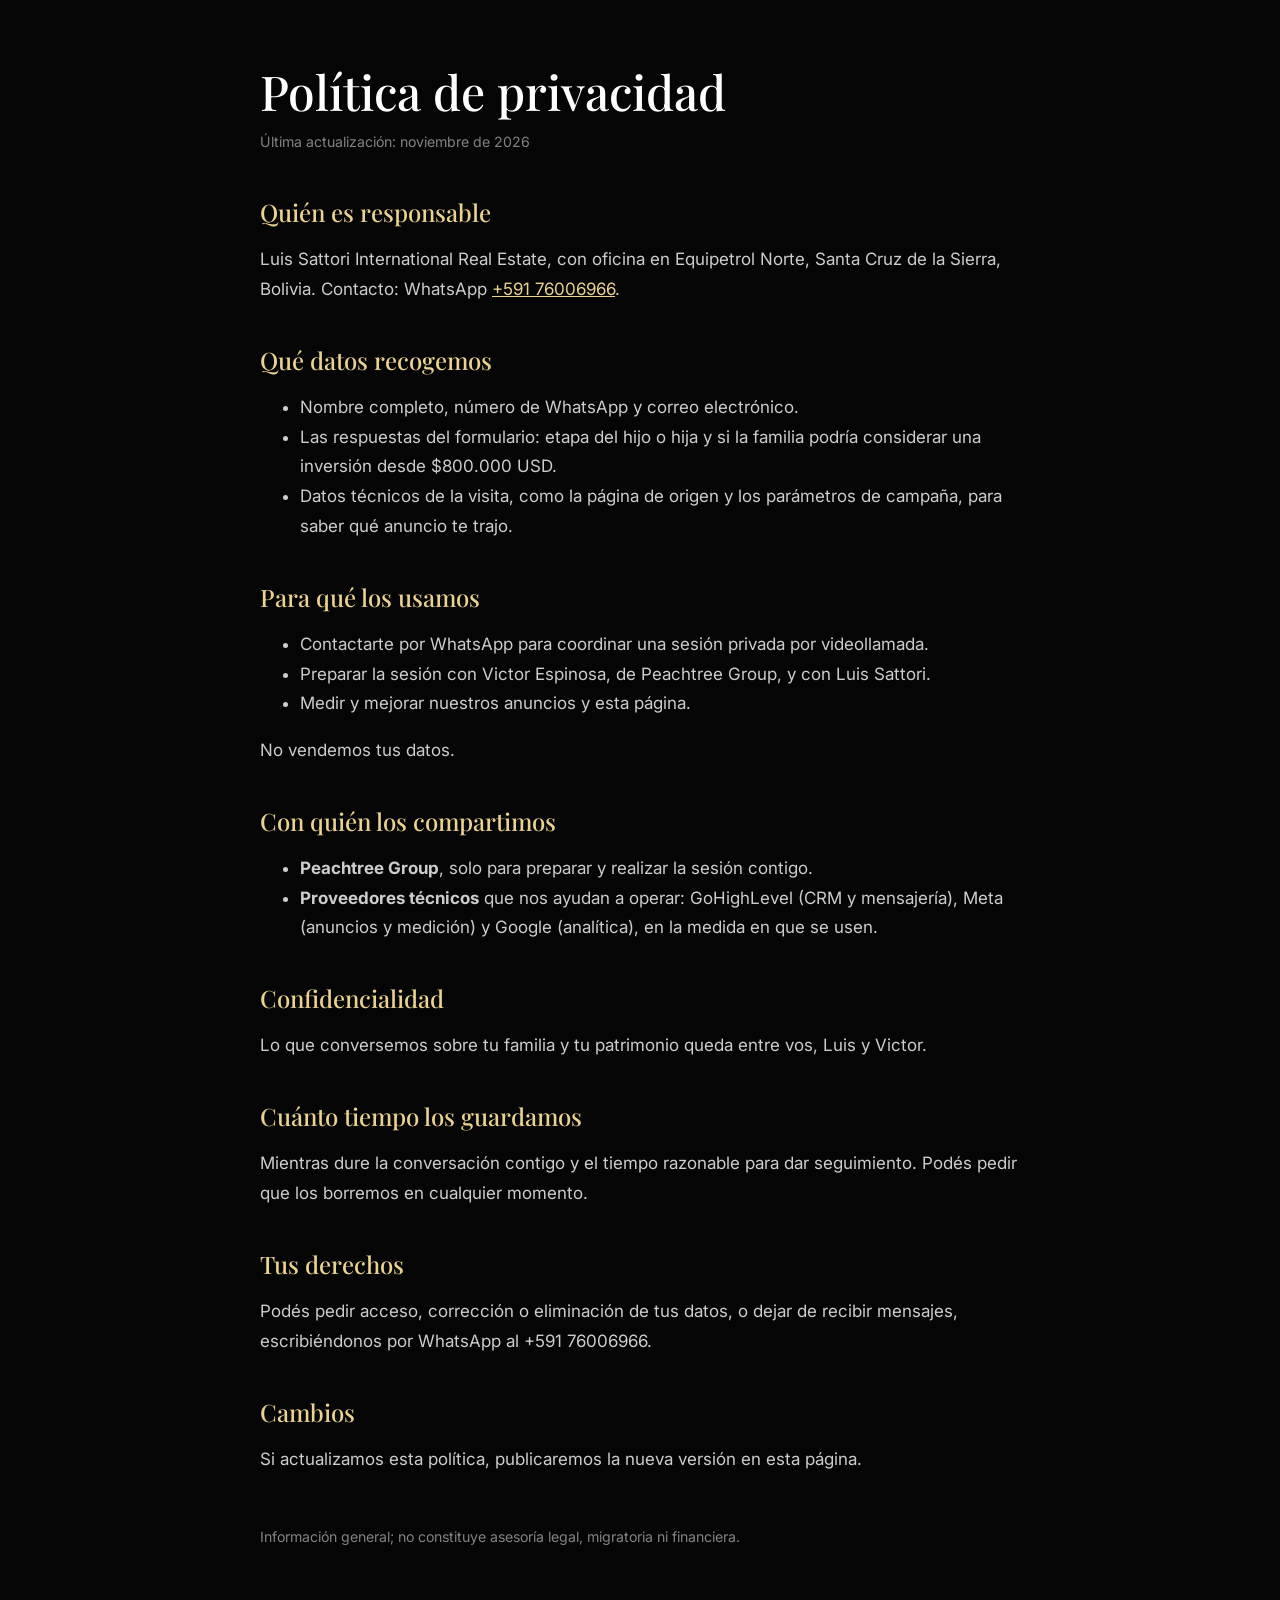
<file: eb5/privacidad.html>
<!DOCTYPE html>
<html lang="es">
<head>
<meta charset="utf-8">
<meta name="viewport" content="width=device-width, initial-scale=1">
<title>Política de privacidad | Luis Sattori International Real Estate</title>
<meta name="description" content="Cómo usamos y protegemos los datos que dejás en la landing EB-5 de Luis Sattori.">
<!-- BORRADOR: revisar con un abogado antes de pautar anuncios. -->
<link href="https://fonts.googleapis.com/css2?family=Inter:wght@400;500&family=Playfair+Display:wght@500&display=swap" rel="stylesheet">
<style>
body{margin:0;background:#050505;color:#fff;font:17px/1.75 Inter,system-ui,sans-serif}
main{max-width:760px;margin:0 auto;padding:64px 24px 96px}
h1{font:500 clamp(32px,5vw,48px)/1.15 'Playfair Display',Georgia,serif;margin:0 0 8px}
h2{font:500 24px/1.3 'Playfair Display',Georgia,serif;color:#EBD28E;margin:40px 0 8px}
p,li{color:rgba(255,255,255,.8)}
a{color:#EBD28E}
small{color:rgba(255,255,255,.5)}
</style>
</head>
<body>
<main>
<h1>Política de privacidad</h1>
<small>Última actualización: noviembre de 2026</small>

<h2>Quién es responsable</h2>
<p>Luis Sattori International Real Estate, con oficina en Equipetrol Norte, Santa Cruz de la Sierra, Bolivia. Contacto: WhatsApp <a href="https://wa.me/59176006966">+591 76006966</a>.</p>

<h2>Qué datos recogemos</h2>
<ul>
<li>Nombre completo, número de WhatsApp y correo electrónico.</li>
<li>Las respuestas del formulario: etapa del hijo o hija y si la familia podría considerar una inversión desde $800.000 USD.</li>
<li>Datos técnicos de la visita, como la página de origen y los parámetros de campaña, para saber qué anuncio te trajo.</li>
</ul>

<h2>Para qué los usamos</h2>
<ul>
<li>Contactarte por WhatsApp para coordinar una sesión privada por videollamada.</li>
<li>Preparar la sesión con Victor Espinosa, de Peachtree Group, y con Luis Sattori.</li>
<li>Medir y mejorar nuestros anuncios y esta página.</li>
</ul>
<p>No vendemos tus datos.</p>

<h2>Con quién los compartimos</h2>
<ul>
<li><strong>Peachtree Group</strong>, solo para preparar y realizar la sesión contigo.</li>
<li><strong>Proveedores técnicos</strong> que nos ayudan a operar: GoHighLevel (CRM y mensajería), Meta (anuncios y medición) y Google (analítica), en la medida en que se usen.</li>
</ul>

<h2>Confidencialidad</h2>
<p>Lo que conversemos sobre tu familia y tu patrimonio queda entre vos, Luis y Victor.</p>

<h2>Cuánto tiempo los guardamos</h2>
<p>Mientras dure la conversación contigo y el tiempo razonable para dar seguimiento. Podés pedir que los borremos en cualquier momento.</p>

<h2>Tus derechos</h2>
<p>Podés pedir acceso, corrección o eliminación de tus datos, o dejar de recibir mensajes, escribiéndonos por WhatsApp al +591 76006966.</p>

<h2>Cambios</h2>
<p>Si actualizamos esta política, publicaremos la nueva versión en esta página.</p>

<p style="margin-top:48px"><small>Información general; no constituye asesoría legal, migratoria ni financiera.</small></p>
</main>
</body>
</html>
</file>
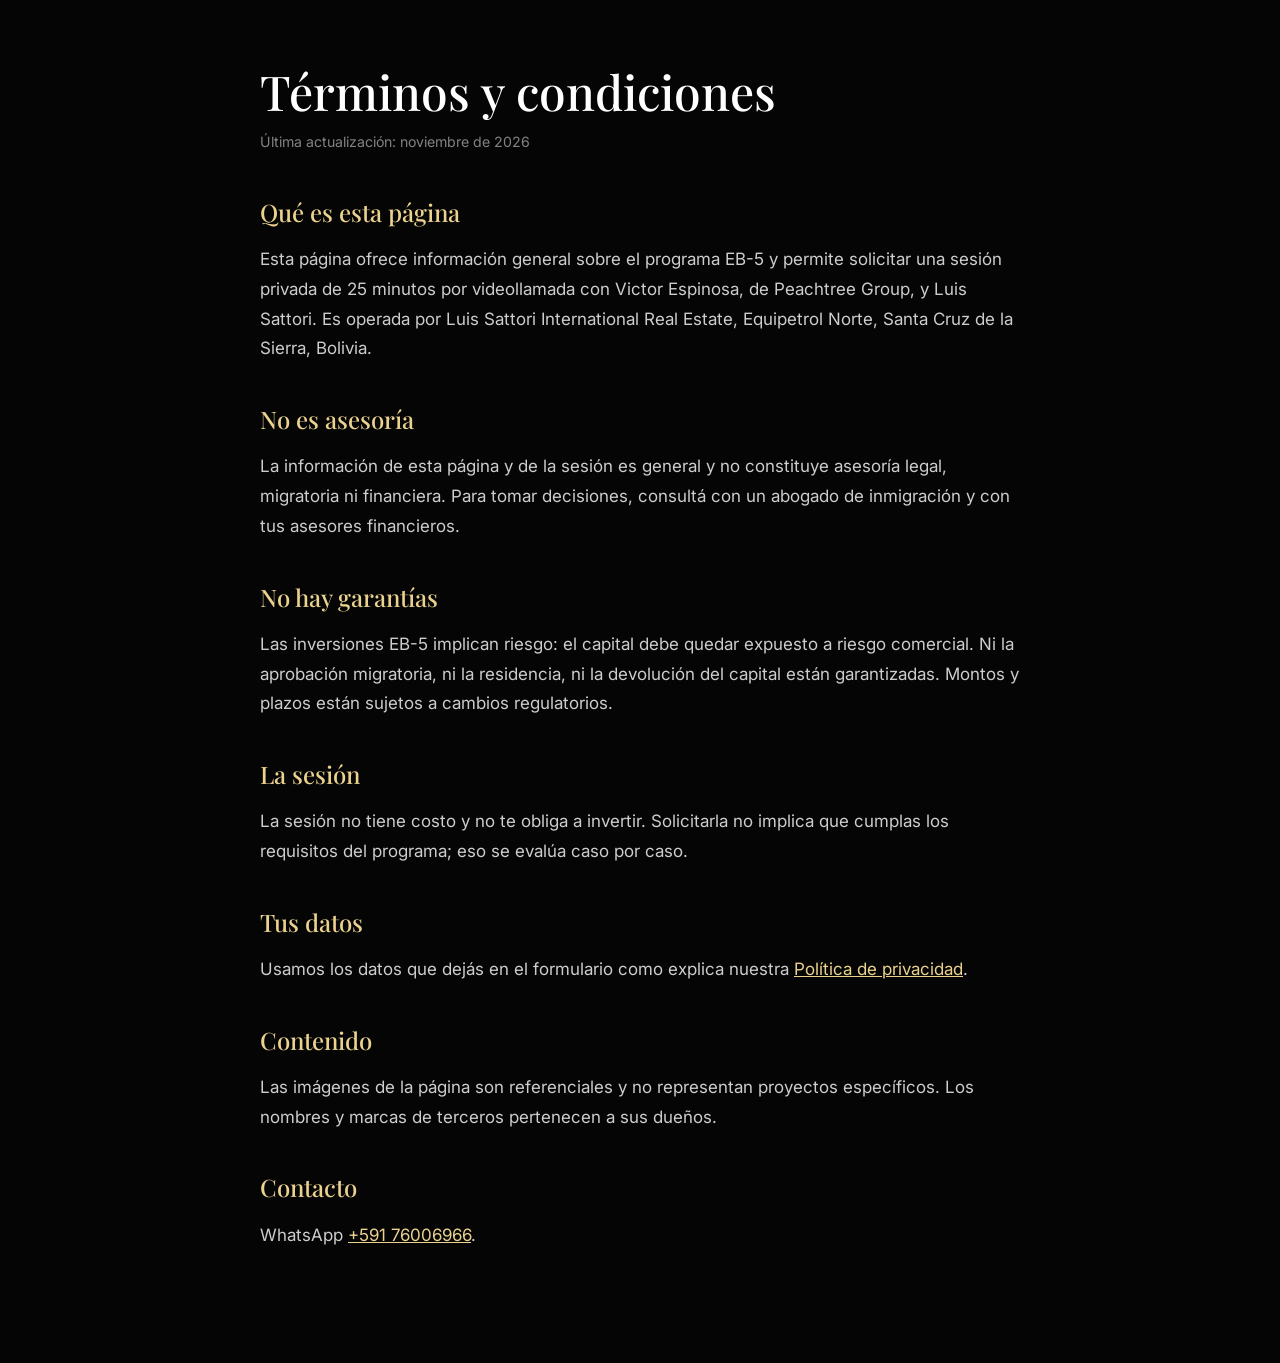
<file: eb5/terminos.html>
<!DOCTYPE html>
<html lang="es">
<head>
<meta charset="utf-8">
<meta name="viewport" content="width=device-width, initial-scale=1">
<title>Términos y condiciones | Luis Sattori International Real Estate</title>
<meta name="description" content="Términos de uso de la landing EB-5 de Luis Sattori.">
<!-- BORRADOR: revisar con un abogado antes de pautar anuncios. -->
<link href="https://fonts.googleapis.com/css2?family=Inter:wght@400;500&family=Playfair+Display:wght@500&display=swap" rel="stylesheet">
<style>
body{margin:0;background:#050505;color:#fff;font:17px/1.75 Inter,system-ui,sans-serif}
main{max-width:760px;margin:0 auto;padding:64px 24px 96px}
h1{font:500 clamp(32px,5vw,48px)/1.15 'Playfair Display',Georgia,serif;margin:0 0 8px}
h2{font:500 24px/1.3 'Playfair Display',Georgia,serif;color:#EBD28E;margin:40px 0 8px}
p,li{color:rgba(255,255,255,.8)}
a{color:#EBD28E}
small{color:rgba(255,255,255,.5)}
</style>
</head>
<body>
<main>
<h1>Términos y condiciones</h1>
<small>Última actualización: noviembre de 2026</small>

<h2>Qué es esta página</h2>
<p>Esta página ofrece información general sobre el programa EB-5 y permite solicitar una sesión privada de 25 minutos por videollamada con Victor Espinosa, de Peachtree Group, y Luis Sattori. Es operada por Luis Sattori International Real Estate, Equipetrol Norte, Santa Cruz de la Sierra, Bolivia.</p>

<h2>No es asesoría</h2>
<p>La información de esta página y de la sesión es general y no constituye asesoría legal, migratoria ni financiera. Para tomar decisiones, consultá con un abogado de inmigración y con tus asesores financieros.</p>

<h2>No hay garantías</h2>
<p>Las inversiones EB-5 implican riesgo: el capital debe quedar expuesto a riesgo comercial. Ni la aprobación migratoria, ni la residencia, ni la devolución del capital están garantizadas. Montos y plazos están sujetos a cambios regulatorios.</p>

<h2>La sesión</h2>
<p>La sesión no tiene costo y no te obliga a invertir. Solicitarla no implica que cumplas los requisitos del programa; eso se evalúa caso por caso.</p>

<h2>Tus datos</h2>
<p>Usamos los datos que dejás en el formulario como explica nuestra <a href="privacidad.html">Política de privacidad</a>.</p>

<h2>Contenido</h2>
<p>Las imágenes de la página son referenciales y no representan proyectos específicos. Los nombres y marcas de terceros pertenecen a sus dueños.</p>

<h2>Contacto</h2>
<p>WhatsApp <a href="https://wa.me/59176006966">+591 76006966</a>.</p>
</main>
</body>
</html>
</file>
<file: assets/sofymar-v2.css>
/* ======================================================================
   TOKENS
   ====================================================================== */
:root{
  --bg:#08090B;          /* negro obsidiana */
  --bg-2:#0D0F13;
  --panel:#111318;
  --grafito:#191C22;
  --line:#30333A;        /* gris divisor */
  --line-soft:rgba(48,51,58,.6);
  --oro:#D9A928;
  --oro-h:#F0C653;
  --oro-glow:rgba(217,169,40,.35);
  --marfil:#F7F5EF;
  --blanco:#FFFFFF;
  --titanio:#A6A6AA;
  --muted:#7E8088;

  --f-h:"Manrope",system-ui,sans-serif;
  --f-b:"Inter",system-ui,sans-serif;
  --f-m:"JetBrains Mono",ui-monospace,monospace;

  --max:1240px;
  --g:clamp(16px,4vw,40px);
  --sy:clamp(96px,12vw,170px);
  --r:18px;
  --ease:cubic-bezier(.2,.7,.2,1);
}
*,*::before,*::after{box-sizing:border-box}
html{scroll-behavior:smooth;-webkit-text-size-adjust:100%}
body{margin:0;background:var(--bg);color:var(--blanco);font:400 17px/1.65 var(--f-b);-webkit-font-smoothing:antialiased;overflow-x:hidden}
img,video{display:block;max-width:100%}
img{height:auto}
a{color:inherit}
h1,h2,h3,h4{margin:0;font-family:var(--f-h);line-height:1.08;letter-spacing:-.02em}
p{margin:0 0 1em}
:focus-visible{outline:2px solid var(--oro-h);outline-offset:3px;border-radius:6px}
::selection{background:var(--oro);color:var(--bg)}
::-webkit-scrollbar{width:10px}
::-webkit-scrollbar-track{background:var(--bg)}
::-webkit-scrollbar-thumb{background:#2a2d33;border-radius:10px;border:2px solid var(--bg)}
::-webkit-scrollbar-thumb:hover{background:var(--oro)}
.skip{position:absolute;left:-999px;top:8px;z-index:300;background:var(--oro);color:var(--bg);padding:10px 16px;border-radius:8px;font-weight:600;text-decoration:none}
.skip:focus{left:16px}
.sr-only{position:absolute;width:1px;height:1px;overflow:hidden;clip:rect(0 0 0 0);white-space:nowrap}
.wrap{width:100%;max-width:var(--max);margin:0 auto;padding:0 var(--g)}
section{position:relative}
[id]{scroll-margin-top:80px}
.sec{padding:var(--sy) 0;position:relative;overflow:hidden}
.alt{background:var(--bg-2)}

/* Fondo tecnológico: grilla + brillo dorado */
.grid-bg::before{
  content:"";position:absolute;inset:0;pointer-events:none;
  background-image:linear-gradient(rgba(255,255,255,.035) 1px,transparent 1px),linear-gradient(90deg,rgba(255,255,255,.035) 1px,transparent 1px);
  background-size:72px 72px;
  -webkit-mask-image:radial-gradient(ellipse 70% 60% at 50% 30%,#000 30%,transparent 80%);
          mask-image:radial-gradient(ellipse 70% 60% at 50% 30%,#000 30%,transparent 80%);
}
.glow{position:absolute;border-radius:50%;pointer-events:none;filter:blur(20px);background:radial-gradient(closest-side,rgba(217,169,40,.16),transparent)}

/* Tipografía */
.tag{display:inline-flex;align-items:center;gap:10px;font:500 12px/1 var(--f-m);letter-spacing:.14em;text-transform:uppercase;color:var(--oro);margin-bottom:22px}
.tag::before{content:"";width:22px;height:1px;background:currentColor}
.tag.c{justify-content:center}
.big{font-weight:800;text-transform:uppercase;font-size:clamp(32px,5vw,64px);letter-spacing:-.025em;line-height:1.02}
.big .o,.o{color:var(--oro)}
.mid{font-weight:800;text-transform:uppercase;font-size:clamp(26px,3.4vw,42px);letter-spacing:-.02em;line-height:1.05}
.lead{font-size:clamp(17px,1.5vw,19.5px);color:var(--titanio);max-width:60ch}
.center{text-align:center}
.center .lead{margin-left:auto;margin-right:auto}
.head{margin-bottom:clamp(48px,6vw,80px)}
.head.center .big{max-width:20ch;margin:0 auto 22px}
.small{font-size:14px}
.muted{color:var(--titanio)}
.mono{font-family:var(--f-m);font-size:12px;letter-spacing:.1em;text-transform:uppercase}

/* Botones */
.btn{display:inline-flex;align-items:center;justify-content:center;gap:10px;min-height:52px;padding:0 26px;border-radius:12px;font:600 15px/1 var(--f-b);text-decoration:none;border:1px solid transparent;cursor:pointer;transition:background .3s,color .3s,border-color .3s,box-shadow .4s var(--ease),transform .3s var(--ease);white-space:nowrap}
.btn .arr{transition:transform .3s var(--ease)}
.btn:hover .arr{transform:translateX(4px)}
.btn-gold{background:var(--oro);color:var(--bg)}
.btn-gold:hover{background:var(--oro-h);box-shadow:0 10px 40px -8px var(--oro-glow)}
.btn-line{border-color:rgba(255,255,255,.22);color:var(--blanco);background:rgba(255,255,255,.02)}
.btn-line:hover{border-color:var(--oro);color:var(--oro-h)}
.btn-row{display:flex;flex-wrap:wrap;gap:14px;align-items:center}
.center .btn-row{justify-content:center}
.wa-ico{width:18px;height:18px;flex:none}
.link{display:inline-flex;align-items:center;gap:8px;color:var(--oro);font-weight:600;font-size:15px;text-decoration:none;border-bottom:1px solid transparent;padding-bottom:2px;transition:border-color .3s,color .3s}
.link:hover{border-color:currentColor;color:var(--oro-h)}
@media (max-width:420px){.btn{white-space:normal;text-align:center;line-height:1.25;padding:14px 20px}}

/* Marco HUD con esquinas */
.hud{position:relative;border-radius:var(--r);overflow:hidden;border:1px solid var(--line);background:var(--panel)}
.hud::before,.hud::after{content:"";position:absolute;width:18px;height:18px;z-index:3;pointer-events:none}
.hud::before{top:10px;left:10px;border-top:1.5px solid var(--oro);border-left:1.5px solid var(--oro)}
.hud::after{bottom:10px;right:10px;border-bottom:1.5px solid var(--oro);border-right:1.5px solid var(--oro)}
.hud img{width:100%;height:100%;object-fit:cover}
.chip{position:absolute;z-index:4;display:inline-flex;align-items:center;gap:8px;padding:8px 12px;border-radius:10px;background:rgba(8,9,11,.82);backdrop-filter:blur(10px);-webkit-backdrop-filter:blur(10px);border:1px solid var(--line);font:500 11px/1 var(--f-m);letter-spacing:.08em;text-transform:uppercase;color:var(--blanco);white-space:nowrap}
.dot{width:7px;height:7px;border-radius:50%;background:var(--oro);box-shadow:0 0 10px var(--oro);flex:none}
.dot.g{background:#3DDC97;box-shadow:0 0 10px #3DDC97}
.pulse{animation:pulse 2.2s ease-in-out infinite}
@keyframes pulse{50%{opacity:.35}}

/* Ventana de navegador para capturas reales */
.browser{border-radius:14px;overflow:hidden;border:1px solid var(--line);background:#0f1115;box-shadow:0 40px 80px -40px rgba(0,0,0,.9)}
.browser .bar{display:flex;align-items:center;gap:7px;height:34px;padding:0 14px;background:#15171c;border-bottom:1px solid var(--line)}
.browser .bar i{width:9px;height:9px;border-radius:50%;background:#2c2f36;flex:none}
.browser .bar span{margin-left:12px;font:500 11px/1 var(--f-m);color:var(--muted);letter-spacing:.04em;white-space:nowrap;overflow:hidden;text-overflow:ellipsis}
.browser img{width:100%;height:auto}

/* Espacio reservado para recurso real pendiente */
.slot{position:relative;display:flex;flex-direction:column;justify-content:flex-end;gap:6px;padding:20px;border-radius:var(--r);overflow:hidden;border:1px dashed rgba(217,169,40,.45);background:repeating-linear-gradient(135deg,rgba(217,169,40,.05) 0 1px,transparent 1px 14px),linear-gradient(160deg,#14161b,#0b0c0f);color:var(--titanio);font-size:13px;line-height:1.45}
.slot b{font:600 14px/1.3 var(--f-h);color:var(--blanco)}
.slot code{font:500 11px/1.4 var(--f-m);color:var(--muted);word-break:break-all}
.slot .st{position:absolute;top:14px;left:14px;font:500 10px/1 var(--f-m);letter-spacing:.12em;text-transform:uppercase;padding:6px 9px;border-radius:999px;background:rgba(217,169,40,.12);color:var(--oro)}

/* ======================================================================
   HEADER
   ====================================================================== */
.hdr{position:fixed;inset:0 0 auto 0;z-index:100;transition:background .4s,border-color .4s;border-bottom:1px solid transparent}
.hdr.solid{background:rgba(8,9,11,.82);backdrop-filter:blur(16px) saturate(140%);-webkit-backdrop-filter:blur(16px) saturate(140%);border-color:var(--line-soft)}
.hdr-in{display:flex;align-items:center;gap:22px;height:78px}
.brand{display:flex;align-items:center;gap:16px;text-decoration:none;flex:none}
.brand img{height:32px;width:auto}
.brand .d{font:500 9.5px/1.35 var(--f-m);letter-spacing:.2em;color:var(--titanio);padding-left:16px;border-left:1px solid var(--line)}
.nav{margin-left:auto;display:flex;align-items:center;gap:2px}
.nav>a,.dd>button{font:500 14px/1 var(--f-b);color:rgba(255,255,255,.8);text-decoration:none;background:none;border:0;cursor:pointer;padding:12px 13px;border-radius:8px;transition:color .25s}
.nav>a:hover,.dd>button:hover,.dd.open>button{color:var(--oro-h)}
.dd{position:relative}
.dd>button::after{content:"";display:inline-block;width:6px;height:6px;margin-left:8px;border-right:1.5px solid currentColor;border-bottom:1.5px solid currentColor;transform:translateY(-3px) rotate(45deg);transition:transform .3s}
.dd.open>button::after{transform:translateY(0) rotate(-135deg)}
.dd-menu{position:absolute;top:calc(100% + 12px);left:50%;width:min(620px,90vw);transform:translate(-50%,8px);display:grid;grid-template-columns:1fr 1fr;gap:4px;padding:10px;border-radius:18px;background:rgba(14,16,20,.97);border:1px solid var(--line);box-shadow:0 40px 80px -30px rgba(0,0,0,.8);opacity:0;visibility:hidden;transition:opacity .25s,transform .25s var(--ease),visibility .25s}
.dd.open .dd-menu{opacity:1;visibility:visible;transform:translate(-50%,0)}
.dd-menu a{display:grid;grid-template-columns:40px 1fr;gap:2px 14px;padding:14px;border-radius:12px;text-decoration:none;transition:background .2s}
.dd-menu a:hover,.dd-menu a:focus-visible{background:var(--grafito)}
.dd-menu .i{grid-row:span 2;width:40px;height:40px;border-radius:10px;display:grid;place-items:center;background:var(--grafito);color:var(--oro);border:1px solid var(--line)}
.dd-menu .i svg{width:20px;height:20px}
.dd-menu strong{font:700 13.5px/1.3 var(--f-h);letter-spacing:.04em}
.dd-menu span:last-child{font-size:12.5px;color:var(--titanio);line-height:1.4}
.dd-menu a.wide{grid-column:span 2;border-top:1px solid var(--line);border-radius:0 0 12px 12px;margin-top:4px}
.hdr .btn{min-height:44px;padding:0 20px;font-size:14px;margin-left:10px}
.burger{display:none;margin-left:auto;width:46px;height:46px;border-radius:12px;border:1px solid var(--line);background:transparent;cursor:pointer;position:relative}
.burger span{position:absolute;left:13px;right:13px;height:1.5px;background:var(--blanco);transition:transform .3s var(--ease),opacity .3s}
.burger span:nth-child(1){top:17px}.burger span:nth-child(2){top:23px}.burger span:nth-child(3){top:29px}
.burger[aria-expanded="true"] span:nth-child(1){transform:translateY(6px) rotate(45deg)}
.burger[aria-expanded="true"] span:nth-child(2){opacity:0}
.burger[aria-expanded="true"] span:nth-child(3){transform:translateY(-6px) rotate(-45deg)}
.mnav{position:fixed;inset:78px 0 0 0;z-index:99;background:var(--bg);padding:20px var(--g) 40px;overflow-y:auto;opacity:0;visibility:hidden;transform:translateY(-8px);transition:opacity .3s,transform .3s var(--ease),visibility .3s}
.mnav.open{opacity:1;visibility:visible;transform:none}
.mnav a{display:block;padding:15px 0;border-bottom:1px solid var(--line);text-decoration:none;font:700 19px/1.3 var(--f-h);text-transform:uppercase;letter-spacing:.01em}
.mnav .sub a{font:500 15px/1.3 var(--f-b);text-transform:none;color:var(--titanio);padding:12px 0 12px 18px}
.mnav .sub a::before{content:"— ";color:var(--oro)}
.mnav .btn{margin-top:28px;width:100%}
@media (max-width:1100px){.nav,.hdr .btn-desk{display:none}.burger{display:block}.brand .d{display:none}}
@media (min-width:1101px){.mnav{display:none}}

/* ======================================================================
   HERO — video del edificio (scroll)
   ====================================================================== */
.hero{height:420vh;background:var(--bg)}
.hero-sticky{position:sticky;top:0;height:100vh;height:100svh;overflow:hidden}
.hero video,.hero .poster{position:absolute;inset:0;width:100%;height:100%;object-fit:cover}
.hero video{z-index:1}
.hero-shade{position:absolute;inset:0;z-index:2;pointer-events:none;background:
  linear-gradient(90deg,rgba(8,9,11,.94) 0%,rgba(8,9,11,.74) 40%,rgba(8,9,11,.15) 72%,rgba(8,9,11,.05) 100%),
  linear-gradient(0deg,rgba(8,9,11,1) 0%,rgba(8,9,11,0) 30%),
  linear-gradient(180deg,rgba(8,9,11,.65) 0%,rgba(8,9,11,0) 20%)}
.hero-grid{position:absolute;inset:0;z-index:2;pointer-events:none;background-image:linear-gradient(rgba(255,255,255,.04) 1px,transparent 1px),linear-gradient(90deg,rgba(255,255,255,.04) 1px,transparent 1px);background-size:72px 72px;-webkit-mask-image:linear-gradient(90deg,#000 0%,transparent 55%);mask-image:linear-gradient(90deg,#000 0%,transparent 55%)}
.hero-content{position:absolute;inset:0;z-index:3;display:flex;align-items:center}
.hero-content .wrap{padding-top:70px}
.hero-copy{max-width:760px}
.h1{font-weight:800;text-transform:uppercase;font-size:clamp(32px,5.2vw,72px);line-height:.98;letter-spacing:-.03em;margin-bottom:26px}
.h1 .o{background:linear-gradient(90deg,var(--oro),var(--oro-h));-webkit-background-clip:text;background-clip:text;color:transparent}
.hero-sub{font-size:clamp(16px,1.4vw,18.5px);color:rgba(255,255,255,.76);max-width:58ch;margin-bottom:34px}
.hero-sup{margin-top:30px;display:flex;align-items:center;gap:12px;font:500 12px/1.4 var(--f-m);letter-spacing:.08em;text-transform:uppercase;color:var(--titanio)}

/* Panel HUD del ecosistema */
.hero-hud{position:absolute;z-index:3;right:var(--g);bottom:96px;width:300px;padding:18px;border-radius:16px;background:rgba(8,9,11,.66);backdrop-filter:blur(14px);-webkit-backdrop-filter:blur(14px);border:1px solid rgba(255,255,255,.1)}
.hero-hud .t{display:flex;justify-content:space-between;align-items:center;font:500 10.5px/1 var(--f-m);letter-spacing:.14em;color:var(--titanio);margin-bottom:14px;text-transform:uppercase}
.hero-hud ul{list-style:none;margin:0;padding:0;display:grid;gap:2px}
.hero-hud li a{display:flex;align-items:center;gap:12px;padding:9px 8px;border-radius:9px;text-decoration:none;font:700 12.5px/1 var(--f-h);letter-spacing:.06em;transition:background .25s}
.hero-hud li a:hover{background:rgba(255,255,255,.05)}
.hero-hud li a em{margin-left:auto;font:500 10px/1 var(--f-m);font-style:normal;letter-spacing:.08em;color:var(--titanio)}
.hero-hud li a em.dev{color:var(--oro)}
.hero-meta{position:absolute;z-index:3;left:0;right:0;bottom:28px}
.hero-meta .wrap{display:flex;align-items:center;gap:18px}
.progress{flex:1;height:2px;background:rgba(255,255,255,.14);border-radius:2px;overflow:hidden;max-width:300px}
.progress i{display:block;height:100%;width:0;background:var(--oro);box-shadow:0 0 12px var(--oro)}
.hint{display:flex;align-items:center;gap:10px;font:500 11px/1 var(--f-m);letter-spacing:.16em;text-transform:uppercase;color:var(--titanio)}
.hint .m{width:18px;height:28px;border:1.5px solid rgba(255,255,255,.4);border-radius:10px;position:relative}
.hint .m::after{content:"";position:absolute;left:50%;top:6px;width:2px;height:6px;margin-left:-1px;border-radius:2px;background:var(--oro);animation:wheel 2s var(--ease) infinite}
@keyframes wheel{0%{opacity:0;transform:translateY(0)}30%{opacity:1}100%{opacity:0;transform:translateY(8px)}}
#pct{font:500 11px/1 var(--f-m);color:var(--oro);min-width:40px}
@media (max-width:1100px){.hero-hud{display:none}}
@media (max-width:768px){
  .hero{height:340vh;height:340svh}
  .hero-shade{background:linear-gradient(0deg,rgba(8,9,11,1) 0%,rgba(8,9,11,.85) 50%,rgba(8,9,11,.35) 100%)}
  .hero-content{align-items:flex-end;padding-bottom:84px}
  .progress,#pct{display:none}
  .hero .tag::before{display:none}
}
@media (prefers-reduced-motion:reduce){.hero{height:100vh;height:100svh}}

/* ======================================================================
   MARQUESINA + CIFRAS
   ====================================================================== */
.marquee{border-top:1px solid var(--line);border-bottom:1px solid var(--line);background:var(--bg-2);overflow:hidden;padding:22px 0}
.marquee .track{display:flex;width:max-content;animation:mq 40s linear infinite}
.marquee:hover .track{animation-play-state:paused}
.marquee span{display:inline-flex;align-items:center;gap:28px;padding-right:28px;font:800 clamp(18px,2vw,24px)/1 var(--f-h);text-transform:uppercase;letter-spacing:.02em;white-space:nowrap;color:rgba(255,255,255,.88)}
.marquee span::after{content:"";width:8px;height:8px;background:var(--oro);transform:rotate(45deg)}
.marquee span.ol{color:transparent;-webkit-text-stroke:1px rgba(255,255,255,.45)}
@keyframes mq{to{transform:translateX(-50%)}}

.stats{display:grid;grid-template-columns:repeat(4,1fr);border:1px solid var(--line);border-radius:22px;overflow:hidden;background:var(--line);gap:1px}
.stat{background:var(--bg);padding:clamp(28px,3.4vw,44px) clamp(20px,2.4vw,32px);position:relative}
.stat .n{font:800 clamp(44px,5.4vw,72px)/1 var(--f-h);letter-spacing:-.04em;margin-bottom:14px;display:flex;align-items:baseline;gap:4px}
.stat .n small{font-size:.45em;color:var(--oro)}
.stat .l{font:700 13px/1.35 var(--f-h);text-transform:uppercase;letter-spacing:.08em;margin-bottom:6px}
.stat .s{font-size:14px;color:var(--titanio);margin:0}
.stat::before{content:"";position:absolute;left:0;top:0;height:2px;width:0;background:var(--oro);transition:width 1.2s var(--ease)}
.stats.in .stat::before{width:40%}
@media (max-width:900px){.stats{grid-template-columns:1fr 1fr}}
@media (max-width:480px){.stats{grid-template-columns:1fr}}

/* ======================================================================
   MANIFIESTO (Por qué existe)
   ====================================================================== */
.mani{display:grid;grid-template-columns:1fr 1fr;gap:clamp(40px,6vw,90px);align-items:center}
.mani-text p{color:var(--titanio);font-size:17.5px}
.mani-text p b{color:var(--blanco);font-weight:600}
.mani-vis{position:relative;aspect-ratio:1/1.05}
.mani-vis .a{position:absolute;left:0;top:0;width:78%;aspect-ratio:3/2}
.mani-vis .b{position:absolute;right:0;top:34%;width:56%;aspect-ratio:4/3}
.mani-vis .c{position:absolute;left:8%;bottom:0;width:58%;aspect-ratio:16/9}
.mani-vis .hud{box-shadow:0 40px 80px -30px rgba(0,0,0,.9)}
.mani-vis .chip{left:14px;bottom:14px}
.statement{margin-top:clamp(70px,9vw,120px);padding:clamp(28px,4vw,56px);border-radius:24px;border:1px solid var(--line);background:linear-gradient(120deg,rgba(217,169,40,.08),rgba(217,169,40,0) 50%),var(--panel);display:flex;flex-wrap:wrap;gap:24px 40px;align-items:center;justify-content:space-between}
.statement>p{margin:0;font:800 clamp(22px,2.8vw,36px)/1.15 var(--f-h);text-transform:uppercase;letter-spacing:-.015em;max-width:26ch}
@media (max-width:960px){.mani{grid-template-columns:1fr}.mani-vis{max-width:560px;width:100%;margin:0 auto}}

/* ======================================================================
   PROBLEMAS
   ====================================================================== */
.prob-grid{display:grid;grid-template-columns:.9fr 1.1fr;gap:clamp(40px,6vw,90px)}
.prob-grid .sticky{position:sticky;top:120px;align-self:start}
.prob-list{display:grid;gap:16px}
.prob{position:relative;padding:30px 30px 28px 92px;border-radius:var(--r);border:1px solid var(--line);background:var(--panel);transition:border-color .4s,transform .5s var(--ease),background .4s}
.prob:hover{border-color:rgba(217,169,40,.55);transform:translateX(6px);background:#14161b}
.prob .n{position:absolute;left:28px;top:28px;font:500 13px/1 var(--f-m);color:var(--oro);width:40px;height:40px;border-radius:10px;border:1px solid rgba(217,169,40,.4);display:grid;place-items:center}
.prob h3{font:700 clamp(19px,1.8vw,22px)/1.25 var(--f-h);margin-bottom:12px}
.prob p{font-size:15.5px;color:var(--titanio);margin:0}
.prob .fix{margin-top:16px;padding-top:14px;border-top:1px dashed var(--line);font-size:14.5px;color:rgba(255,255,255,.88)}
.prob .fix b{color:var(--oro)}
.prob-close{margin-top:28px;color:var(--titanio);font-size:16.5px}
@media (max-width:960px){.prob-grid{grid-template-columns:1fr}.prob-grid .sticky{position:static}}
@media (max-width:520px){.prob{padding:24px}.prob .n{position:static;margin-bottom:16px}}

/* ======================================================================
   ECOSISTEMA — consola
   ====================================================================== */
.eco{display:grid;grid-template-columns:340px minmax(0,1fr);gap:20px;align-items:stretch}
.eco-tabs{display:grid;gap:8px;align-content:start}
.eco-tab{display:grid;grid-template-columns:44px 1fr auto;align-items:center;gap:14px;text-align:left;width:100%;padding:16px;border-radius:14px;border:1px solid var(--line);background:var(--panel);color:var(--blanco);cursor:pointer;transition:border-color .3s,background .3s}
.eco-tab:hover{border-color:#4a4d55}
.eco-tab[aria-selected="true"]{border-color:var(--oro);background:linear-gradient(90deg,rgba(217,169,40,.12),rgba(217,169,40,0)),var(--panel)}
.eco-tab .i{width:44px;height:44px;border-radius:11px;display:grid;place-items:center;background:var(--grafito);color:var(--oro);border:1px solid var(--line)}
.eco-tab .i svg{width:22px;height:22px}
.eco-tab strong{display:block;font:800 14px/1.2 var(--f-h);letter-spacing:.05em;text-transform:uppercase}
.eco-tab small{display:block;font-size:12.5px;color:var(--titanio);margin-top:3px}
.eco-tab .k{font:500 11px/1 var(--f-m);color:var(--muted)}
.eco-panel{border-radius:22px;border:1px solid var(--line);background:var(--panel);overflow:hidden;display:grid;grid-template-rows:auto 1fr;min-height:560px}
.eco-panel[hidden]{display:none}
.eco-panel .vis{position:relative;height:280px;overflow:hidden;border-bottom:1px solid var(--line)}
.eco-panel .vis img{width:100%;height:100%;object-fit:cover;object-position:top}
.eco-panel .vis::after{content:"";position:absolute;inset:0;background:linear-gradient(0deg,var(--panel),transparent 60%)}
.eco-panel .vis .chip{left:20px;top:20px}
.eco-panel .body{padding:30px 34px 34px;display:grid;grid-template-columns:1.2fr .8fr;gap:30px}
.eco-panel .cat{font:500 12px/1 var(--f-m);letter-spacing:.12em;text-transform:uppercase;color:var(--oro);margin-bottom:14px}
.eco-panel h3{font:800 clamp(24px,2.6vw,32px)/1.1 var(--f-h);text-transform:uppercase;margin-bottom:14px}
.eco-panel p{color:var(--titanio);font-size:16px}
.eco-panel .side{border-left:1px solid var(--line);padding-left:28px;display:flex;flex-direction:column;gap:16px;justify-content:space-between}
.eco-panel .price-ref .mono{color:var(--titanio)}
.eco-panel .price-ref b{display:block;font:800 26px/1.15 var(--f-h);margin-top:8px}
.eco-panel .side .btn{width:100%;white-space:normal;text-align:center;line-height:1.25;padding:14px 18px}
.badge{display:inline-flex;align-items:center;gap:8px;font:500 10.5px/1 var(--f-m);letter-spacing:.12em;text-transform:uppercase;padding:7px 10px;border-radius:999px;border:1px solid rgba(217,169,40,.55);color:var(--oro)}
@media (max-width:1000px){.eco{grid-template-columns:minmax(0,1fr)}.eco-tabs{display:flex;overflow-x:auto;scrollbar-width:none;padding-bottom:4px}.eco-tabs::-webkit-scrollbar{display:none}.eco-tab{flex:0 0 auto;width:auto;grid-template-columns:auto auto;padding:10px 14px}.eco-tab small,.eco-tab .k{display:none}.eco-tab .i{width:34px;height:34px}.eco-tab .i svg{width:18px;height:18px}.eco-tab strong{font-size:12.5px}}
@media (max-width:700px){.eco-panel .body{grid-template-columns:1fr;padding:24px}.eco-panel .side{border-left:0;padding-left:0;border-top:1px solid var(--line);padding-top:20px}.eco-panel .vis{height:200px}.eco-panel{min-height:0}}

/* ======================================================================
   UNIDADES — estructura común
   ====================================================================== */
.u-label{display:flex;flex-wrap:wrap;align-items:center;gap:12px;margin-bottom:24px}
.u-name{font:800 12.5px/1 var(--f-h);letter-spacing:.18em;padding:9px 13px;border-radius:8px;background:var(--oro);color:var(--bg)}
.u-label .tag{margin:0}
.split{display:grid;grid-template-columns:minmax(0,1fr) minmax(0,1fr);gap:clamp(40px,6vw,90px);align-items:center}
.split.top{align-items:start}
@media (max-width:960px){.split{grid-template-columns:minmax(0,1fr)}}
.sub-block{margin-top:clamp(80px,10vw,140px)}
.sub-h{font:800 clamp(22px,2.6vw,32px)/1.1 var(--f-h);text-transform:uppercase;letter-spacing:-.01em;margin-bottom:18px;max-width:24ch}
.body-txt p{color:var(--titanio);font-size:17px}

/* IA — composición de capturas reales */
.ia-stack{position:relative;padding-bottom:60px;padding-right:40px}
.ia-stack .front{position:absolute;right:0;bottom:0;width:58%}
.ia-stack .chip.c1{left:-12px;top:22%}
.ia-stack .chip.c2{right:-8px;top:-14px}
@media (max-width:600px){.ia-stack{padding-right:0;padding-bottom:0}.ia-stack .front{position:relative;width:80%;margin:-40px 0 0 auto}.ia-stack .chip.c1{left:8px}.ia-stack .chip.c2{right:8px}}

/* Pasos */
.steps{display:grid;grid-template-columns:repeat(4,1fr);gap:16px}
.step{position:relative;padding:28px 24px;border-radius:var(--r);border:1px solid var(--line);background:var(--panel);transition:border-color .4s,transform .5s var(--ease)}
.step:hover{border-color:rgba(217,169,40,.5);transform:translateY(-5px)}
.step .n{display:flex;align-items:center;gap:10px;font:500 12px/1 var(--f-m);color:var(--oro);letter-spacing:.1em;margin-bottom:22px}
.step .n::after{content:"";flex:1;height:1px;background:linear-gradient(90deg,var(--oro),transparent)}
.step h4{font:700 18px/1.25 var(--f-h);margin-bottom:10px}
.step p{font-size:14.5px;color:var(--titanio);margin:0}
@media (max-width:1000px){.steps{grid-template-columns:1fr 1fr}}
@media (max-width:560px){.steps{grid-template-columns:1fr}}

.bens{display:grid;grid-template-columns:repeat(auto-fit,minmax(250px,1fr));gap:12px;list-style:none;padding:0;margin:0}
.bens li{display:flex;gap:14px;padding:18px 20px;border-radius:14px;border:1px solid var(--line);background:rgba(17,19,24,.6);font-size:15px;color:rgba(255,255,255,.9);transition:border-color .3s}
.bens li:hover{border-color:rgba(217,169,40,.45)}
.bens li svg{flex:none;width:20px;height:20px;color:var(--oro);margin-top:2px}

.callout{margin-top:clamp(70px,9vw,120px);padding:clamp(28px,4.6vw,60px);border-radius:24px;border:1px solid rgba(217,169,40,.35);background:radial-gradient(ellipse at 100% 0%,rgba(217,169,40,.14),transparent 60%),var(--panel);display:grid;grid-template-columns:1fr 1fr;gap:clamp(24px,5vw,70px);align-items:center}
.callout h3{font:800 clamp(22px,2.8vw,36px)/1.1 var(--f-h);text-transform:uppercase}
.callout p{color:var(--titanio);margin:0}
.callout p+p{margin-top:12px}
@media (max-width:900px){.callout{grid-template-columns:1fr}}

/* Precios */
.prices{display:grid;gap:18px}
.prices.two{grid-template-columns:repeat(2,1fr)}
.prices.three{grid-template-columns:repeat(3,1fr)}
.price{position:relative;display:flex;flex-direction:column;padding:34px 30px;border-radius:20px;border:1px solid var(--line);background:var(--panel);transition:border-color .4s,transform .5s var(--ease),box-shadow .5s}
.price:hover{border-color:rgba(217,169,40,.6);transform:translateY(-6px);box-shadow:0 30px 60px -30px rgba(0,0,0,.9)}
.price.pop{border-color:var(--oro);background:radial-gradient(ellipse at 50% 0%,rgba(217,169,40,.16),transparent 65%),var(--panel)}
.price .pt{position:absolute;top:-12px;left:28px;background:var(--oro);color:var(--bg);font:500 10.5px/1 var(--f-m);letter-spacing:.12em;padding:7px 11px;border-radius:999px}
.price .pn{font:500 12px/1 var(--f-m);letter-spacing:.14em;text-transform:uppercase;color:var(--titanio);margin-bottom:18px}
.price .am{font:800 clamp(34px,3.6vw,46px)/1 var(--f-h);letter-spacing:-.03em;margin:0}
.price .am small{font-size:15px;font-weight:600;color:var(--titanio);letter-spacing:0}
.price .pd{font-size:15px;color:var(--titanio);margin:14px 0 0}
.price ul{list-style:none;margin:22px 0 0;padding:22px 0 0;border-top:1px solid var(--line);display:grid;gap:11px;flex:1;align-content:start}
.price li{display:flex;gap:12px;font-size:15px}
.price li svg{flex:none;width:18px;height:18px;margin-top:3px;color:var(--oro)}
.price .btn{margin-top:28px;width:100%;white-space:normal;text-align:center;line-height:1.25;padding:14px 18px}
.price .sc{font-size:13.5px;color:var(--muted);margin:14px 0 0}
.note{margin-top:24px;font-size:14px;color:var(--muted);max-width:76ch}
@media (max-width:980px){.prices.three{grid-template-columns:1fr;max-width:540px}}
@media (max-width:700px){.prices.two{grid-template-columns:1fr}}

/* Tabla comparativa de planes (MEDIA) */
.tscroll{overflow-x:auto;border-radius:20px;-webkit-overflow-scrolling:touch}
.ptable{width:100%;min-width:680px;border-collapse:separate;border-spacing:0;border:1px solid var(--line);border-radius:20px;overflow:hidden;font-size:15px}
.ptable th,.ptable td{padding:16px 20px;text-align:center;border-bottom:1px solid var(--line)}
.ptable tbody tr:last-child td{border-bottom:1px solid var(--line)}
.ptable tfoot td{border-bottom:0}
.ptable th:first-child,.ptable td:first-child{text-align:left;color:var(--titanio)}
.ptable thead th{background:var(--panel);vertical-align:bottom;padding:26px 20px}
.ptable thead .pn{font:500 11.5px/1 var(--f-m);letter-spacing:.14em;color:var(--titanio);display:block;margin-bottom:12px}
.ptable thead .am{font:800 clamp(24px,2.6vw,34px)/1 var(--f-h);color:var(--blanco);display:block}
.ptable thead .am small{font-size:13px;color:var(--titanio);font-weight:600}
.ptable .hl{background:rgba(217,169,40,.07);border-left:1px solid rgba(217,169,40,.4);border-right:1px solid rgba(217,169,40,.4)}
.ptable thead .hl{background:linear-gradient(180deg,rgba(217,169,40,.2),rgba(217,169,40,.06))}
.ptable .pt{display:inline-block;margin-bottom:12px;background:var(--oro);color:var(--bg);font:500 10px/1 var(--f-m);letter-spacing:.12em;padding:6px 9px;border-radius:999px}
.ptable td svg{width:18px;height:18px;color:var(--oro);display:inline-block;vertical-align:middle}
.ptable td .no{color:#4a4d55}
.ptable tfoot td{background:var(--panel);padding:20px}
.ptable tfoot .btn{width:100%;min-height:46px;padding:0 12px;font-size:14px}
.swipe{display:none;font:500 11px/1 var(--f-m);letter-spacing:.1em;color:var(--muted);margin-top:12px;text-transform:uppercase}
@media (max-width:720px){.swipe{display:block}}

/* MEDIA — set */
.media-vis{display:grid;grid-template-columns:1fr 1fr;gap:16px;align-items:end}
.reel{position:relative;aspect-ratio:9/16;border-radius:20px;overflow:hidden;border:1px solid var(--line);background:#000}
.reel video{width:100%;height:100%;object-fit:cover}
.reel .rec{top:14px;left:14px}
.reel .cap{position:absolute;left:16px;right:16px;bottom:14px;z-index:2;margin:0;font:700 14px/1.3 var(--f-h)}
.reel::after{content:"";position:absolute;inset:0;background:linear-gradient(0deg,rgba(0,0,0,.7),transparent 45%);pointer-events:none}
.media-vis .slot{aspect-ratio:9/16}
.svc{display:grid;grid-template-columns:1fr 1fr;gap:10px;list-style:none;padding:0;margin:0}
.svc li{display:flex;gap:12px;align-items:flex-start;padding:14px 16px;border-radius:12px;border:1px solid var(--line);background:rgba(17,19,24,.6);font-size:14.5px}
.svc li span{font:500 11px/1.9 var(--f-m);color:var(--oro)}
@media (max-width:560px){.svc{grid-template-columns:1fr}}

/* WEB — casos reales */
.case{display:grid;grid-template-columns:minmax(0,1.25fr) minmax(0,.75fr);gap:clamp(24px,4vw,56px);align-items:center;padding:clamp(20px,3.4vw,44px);border-radius:26px;border:1px solid var(--line);background:linear-gradient(140deg,#121419,#0b0c0f)}
.case+.case{margin-top:24px}
.case.rev{grid-template-columns:minmax(0,.75fr) minmax(0,1.25fr)}
.case.rev .case-vis{order:2}
.case-vis{position:relative;min-width:0}
.case-vis .phone{position:absolute;right:-14px;bottom:84px;width:22%;border-radius:20px;overflow:hidden;border:4px solid #1c1f25;box-shadow:0 30px 60px -20px rgba(0,0,0,.9)}
.case .k{font:500 11px/1 var(--f-m);letter-spacing:.14em;text-transform:uppercase;color:var(--oro);margin-bottom:14px}
.case h3{font:800 clamp(24px,2.8vw,34px)/1.05 var(--f-h);text-transform:uppercase;margin-bottom:14px}
.case p{color:var(--titanio);font-size:15.5px}
.facts{display:grid;grid-template-columns:1fr 1fr;gap:10px;margin:22px 0}
.facts div{padding:14px;border-radius:12px;border:1px solid var(--line);background:rgba(8,9,11,.5)}
.facts b{display:block;font:800 22px/1 var(--f-h);margin-bottom:6px}
.facts span{font-size:12.5px;color:var(--titanio);line-height:1.35;display:block}
.thumbs{display:flex;gap:8px;margin-top:14px}
.thumbs button{flex:1;min-width:0;padding:0;border:1px solid var(--line);border-radius:8px;overflow:hidden;cursor:pointer;background:none;aspect-ratio:16/10;opacity:.55;transition:opacity .3s,border-color .3s}
.thumbs button[aria-pressed="true"],.thumbs button:hover{opacity:1;border-color:var(--oro)}
.thumbs img{width:100%;height:100%;object-fit:cover}
.case-screen{transition:opacity .25s}
@media (max-width:960px){.case,.case.rev{grid-template-columns:minmax(0,1fr)}.case.rev .case-vis{order:0}.case-vis .phone{right:6px;width:22%}}
.web-sol{margin-top:clamp(60px,8vw,100px)}

/* AI VISUAL — comparador */
.ba{position:relative;aspect-ratio:4/3;border-radius:22px;overflow:hidden;border:1px solid var(--line);user-select:none}
.ba .side{position:absolute;inset:0;display:flex;flex-direction:column;justify-content:flex-end;padding:26px;gap:4px}
.ba .before{background:repeating-linear-gradient(135deg,rgba(255,255,255,.03) 0 1px,transparent 1px 14px),linear-gradient(160deg,#1a1c21,#0c0d10)}
.ba .after{background:repeating-linear-gradient(135deg,rgba(217,169,40,.07) 0 1px,transparent 1px 14px),linear-gradient(160deg,#2a2210,#0f0d08);clip-path:inset(0 0 0 50%);align-items:flex-end;text-align:right}
.ba b{font:700 16px/1.3 var(--f-h)}
.ba code{font:500 11px/1.4 var(--f-m);color:var(--muted)}
.ba .lb{top:18px}
.ba .lb.l{left:18px}.ba .lb.r{right:18px}
.ba .handle{position:absolute;top:0;bottom:0;left:50%;width:2px;background:var(--oro);box-shadow:0 0 16px var(--oro);z-index:3;pointer-events:none}
.ba .handle::after{content:"⇆";position:absolute;top:50%;left:50%;width:44px;height:44px;margin:-22px 0 0 -22px;border-radius:50%;background:var(--oro);color:var(--bg);display:grid;place-items:center;font-size:18px;font-weight:700}
.ba input{position:absolute;inset:0;width:100%;height:100%;opacity:0;cursor:ew-resize;z-index:4;margin:0}
.ba-note{display:flex;justify-content:space-between;gap:16px;margin-top:12px;font:500 11px/1.4 var(--f-m);letter-spacing:.08em;text-transform:uppercase;color:var(--muted)}
.feat3{display:grid;grid-template-columns:repeat(3,1fr);gap:16px}
.feat{padding:28px;border-radius:var(--r);border:1px solid var(--line);background:var(--panel);transition:border-color .4s,transform .5s var(--ease)}
.feat:hover{border-color:rgba(217,169,40,.5);transform:translateY(-5px)}
.feat .i{width:46px;height:46px;border-radius:12px;display:grid;place-items:center;background:var(--grafito);border:1px solid var(--line);color:var(--oro);margin-bottom:22px}
.feat .i svg{width:22px;height:22px}
.feat h4{font:700 18px/1.25 var(--f-h);margin-bottom:10px}
.feat p{font-size:14.5px;color:var(--titanio);margin:0}
.shield{margin-top:clamp(60px,8vw,100px);display:grid;grid-template-columns:auto minmax(0,1fr) auto;gap:28px;align-items:center;padding:clamp(24px,3.6vw,44px);border-radius:22px;border:1px solid rgba(217,169,40,.4);background:rgba(217,169,40,.04)}
.shield .ic{width:58px;height:58px;border-radius:16px;display:grid;place-items:center;background:var(--grafito);border:1px solid rgba(217,169,40,.4);color:var(--oro)}
.shield h3{font:800 clamp(19px,2.2vw,26px)/1.15 var(--f-h);text-transform:uppercase;margin-bottom:12px}
.shield p{color:var(--titanio);font-size:15px;margin:0}
.shield p+p{margin-top:10px}
.quote-box{max-width:280px}
.quote-box .mono{color:var(--titanio)}
.quote-box b{display:block;font:800 24px/1.15 var(--f-h);margin:8px 0 10px}
@media (max-width:960px){.feat3{grid-template-columns:1fr}.shield{grid-template-columns:minmax(0,1fr)}.quote-box{max-width:none}}

/* CORE */
.core-shot{position:relative}
.core-shot .team{position:absolute;right:-20px;bottom:-70px;width:46%;border-radius:14px;overflow:hidden;border:1px solid var(--line);box-shadow:0 40px 80px -30px rgba(0,0,0,.95)}
.core-shot .chip.dev{left:16px;top:50px;white-space:normal;max-width:calc(100% - 32px)}
.caps{display:grid;grid-template-columns:repeat(3,1fr);gap:1px;background:var(--line);border:1px solid var(--line);border-radius:20px;overflow:hidden;list-style:none;padding:0;margin:0}
.caps li{background:var(--panel);padding:26px;font-size:15.5px;display:flex;gap:16px;align-items:flex-start}
.caps li span{font:500 11px/1.9 var(--f-m);color:var(--oro)}
@media (max-width:960px){.core-shot{margin-bottom:60px}.caps{grid-template-columns:1fr 1fr}}
@media (max-width:560px){.caps{grid-template-columns:1fr}.core-shot .team{position:relative;right:auto;bottom:auto;width:85%;margin:-24px 0 0 auto}.core-shot{margin-bottom:0}}

/* CÓMO FUNCIONA — pipeline */
.pipe{position:relative;display:grid;grid-template-columns:repeat(5,1fr);gap:14px;list-style:none;padding:0;margin:0}
.pipe::before{content:"";position:absolute;left:4%;right:4%;top:31px;height:1px;background:var(--line)}
.pipe::after{content:"";position:absolute;left:4%;top:30px;width:90px;height:3px;border-radius:3px;background:linear-gradient(90deg,transparent,var(--oro),transparent);box-shadow:0 0 14px var(--oro);animation:run 5s linear infinite}
@keyframes run{from{left:4%}to{left:calc(96% - 90px)}}
.stage{position:relative;z-index:1}
.stage .dt{width:62px;height:62px;border-radius:16px;display:grid;place-items:center;background:var(--bg);border:1px solid var(--line);color:var(--oro);margin-bottom:22px;transition:border-color .4s,box-shadow .4s}
.stage:hover .dt{border-color:var(--oro);box-shadow:0 0 30px -6px var(--oro-glow)}
.stage .dt svg{width:24px;height:24px}
.stage .sn{font:500 11px/1 var(--f-m);letter-spacing:.12em;color:var(--oro);margin-bottom:10px}
.stage h3{font:800 17px/1.2 var(--f-h);text-transform:uppercase;margin-bottom:10px}
.stage .who{font:600 11.5px/1.5 var(--f-b);letter-spacing:.06em;color:var(--blanco);margin-bottom:10px;text-transform:uppercase}
.stage p{font-size:14px;color:var(--titanio);margin:0}
.stage .badge{margin-bottom:10px}
.stage.fut .dt{border-style:dashed;border-color:rgba(217,169,40,.6)}
.pipe-final{margin:clamp(56px,7vw,90px) auto 0;text-align:center;font:800 clamp(20px,2.6vw,32px)/1.2 var(--f-h);text-transform:uppercase;max-width:34ch}
.legend{display:flex;flex-wrap:wrap;justify-content:center;gap:24px;margin-top:40px;font-size:13px;color:var(--titanio)}
.legend span{display:inline-flex;gap:10px;align-items:center}
.legend i{width:20px;height:14px;border-radius:4px;border:1px solid var(--line)}
.legend i.f{border:1px dashed var(--oro)}
@media (max-width:1060px){.pipe{grid-template-columns:1fr;gap:26px;max-width:620px;margin:0 auto}.pipe::before{left:31px;right:auto;top:0;bottom:0;width:1px;height:auto}.pipe::after{display:none}.stage{display:grid;grid-template-columns:62px minmax(0,1fr);gap:0 22px;align-items:start}.stage .dt{grid-row:1/span 6;margin:0}}

/* MATCH — diagnóstico */
.match{display:grid;grid-template-columns:minmax(0,.85fr) minmax(0,1.15fr);gap:clamp(30px,5vw,70px);align-items:start}
.quiz{border-radius:24px;border:1px solid var(--line);background:var(--panel);padding:clamp(22px,3.4vw,40px);position:relative;overflow:hidden;min-height:420px}
.quiz .bar{height:3px;background:var(--line);border-radius:3px;margin-bottom:28px;overflow:hidden}
.quiz .bar i{display:block;height:100%;width:33.3%;background:var(--oro);box-shadow:0 0 10px var(--oro);transition:width .5s var(--ease)}
.q[hidden],.result[hidden]{display:none}
.q .mono,.result .mono{color:var(--oro);display:block;margin-bottom:12px}
.q h3{font:800 clamp(20px,2.2vw,26px)/1.2 var(--f-h);text-transform:uppercase;margin-bottom:22px}
.opts{display:grid;grid-template-columns:1fr 1fr;gap:10px}
.opts button{text-align:left;padding:16px 18px;border-radius:12px;border:1px solid var(--line);background:rgba(8,9,11,.6);color:var(--blanco);font:500 15px/1.35 var(--f-b);cursor:pointer;transition:border-color .25s,background .25s,transform .25s}
.opts button:hover{border-color:var(--oro);background:rgba(217,169,40,.06);transform:translateY(-2px)}
.opts .full{grid-column:1/-1}
.qback{margin-top:18px;background:none;border:0;color:var(--titanio);font:500 13px/1 var(--f-b);cursor:pointer;padding:8px 0}
.qback:hover{color:var(--oro)}
.result h3{font:800 clamp(26px,3vw,38px)/1.05 var(--f-h);text-transform:uppercase;margin-bottom:14px}
.result h3:focus{outline:none}
.result p{color:var(--titanio)}
.result .sum{display:flex;flex-wrap:wrap;gap:8px;margin:18px 0 24px}
.result .sum span{font:500 11px/1.3 var(--f-m);letter-spacing:.06em;padding:8px 10px;border-radius:8px;border:1px solid var(--line);color:var(--titanio);text-transform:uppercase}
@media (max-width:960px){.match{grid-template-columns:minmax(0,1fr)}}
@media (max-width:520px){.opts{grid-template-columns:1fr}.quiz{min-height:0}}

/* COMPARATIVA */
.vs{display:grid;grid-template-columns:1fr 1fr;gap:16px;max-width:980px;margin:0 auto}
.vs-col{border-radius:22px;padding:clamp(24px,3.4vw,40px);border:1px solid var(--line);background:var(--panel)}
.vs-col.us{border-color:var(--oro);background:radial-gradient(ellipse at 50% 0%,rgba(217,169,40,.14),transparent 60%),var(--panel)}
.vs-col h3{display:flex;align-items:center;gap:12px;font:800 18px/1.2 var(--f-h);text-transform:uppercase;letter-spacing:.04em;margin-bottom:24px}
.vs-col ul{list-style:none;margin:0;padding:0;display:grid;gap:14px}
.vs-col li{display:flex;gap:12px;font-size:15.5px;line-height:1.45}
.vs-col li svg{flex:none;width:20px;height:20px;margin-top:1px}
.vs-col.us li svg{color:var(--oro)}
.vs-col.them li{color:var(--titanio)}
.vs-col.them li svg{color:#5b5e66}
@media (max-width:760px){.vs{grid-template-columns:1fr}}

/* POR QUÉ SOFYMAR */
.diffs{display:grid;grid-template-columns:repeat(3,1fr);gap:16px}
.diff{padding:30px;border-radius:var(--r);border:1px solid var(--line);background:var(--panel);position:relative;overflow:hidden;transition:border-color .4s,transform .5s var(--ease)}
.diff:hover{border-color:rgba(217,169,40,.5);transform:translateY(-5px)}
.diff .n{position:absolute;right:22px;top:16px;font:800 46px/1 var(--f-h);color:rgba(255,255,255,.05)}
.diff .i{width:46px;height:46px;border-radius:12px;display:grid;place-items:center;background:var(--grafito);border:1px solid var(--line);color:var(--oro);margin-bottom:22px}
.diff .i svg{width:22px;height:22px}
.diff h3{font:800 16.5px/1.25 var(--f-h);text-transform:uppercase;letter-spacing:.02em;margin-bottom:10px}
.diff p{font-size:14.5px;color:var(--titanio);margin:0}
@media (max-width:960px){.diffs{grid-template-columns:1fr 1fr}}
@media (max-width:600px){.diffs{grid-template-columns:1fr}}

/* GALERÍA — trabajo real */
.gal{display:grid;grid-template-columns:repeat(12,1fr);grid-auto-rows:120px;gap:12px}
.gal figure{margin:0;position:relative;border-radius:16px;overflow:hidden;border:1px solid var(--line);background:var(--panel)}
.gal img{width:100%;height:100%;object-fit:cover;transition:transform 1.2s var(--ease)}
.gal figure:hover img{transform:scale(1.06)}
.gal figcaption{position:absolute;left:0;right:0;bottom:0;padding:30px 14px 12px;background:linear-gradient(0deg,rgba(0,0,0,.85),transparent);font:500 11px/1.4 var(--f-m);letter-spacing:.06em;text-transform:uppercase;color:rgba(255,255,255,.9)}
.g1{grid-column:span 7;grid-row:span 3}.g2{grid-column:span 5;grid-row:span 3}
.g3{grid-column:span 4;grid-row:span 2}.g4{grid-column:span 4;grid-row:span 2}.g5{grid-column:span 4;grid-row:span 2}
.g6{grid-column:span 5;grid-row:span 3}.g7{grid-column:span 7;grid-row:span 3}
.g8{grid-column:span 3;grid-row:span 2}.g9{grid-column:span 3;grid-row:span 2}.g10{grid-column:span 6;grid-row:span 2}
@media (max-width:860px){.gal{grid-template-columns:repeat(2,minmax(0,1fr));grid-auto-rows:140px}.gal figure{grid-column:span 1!important;grid-row:span 1!important}.gal .g1,.gal .g7,.gal .g10{grid-column:span 2!important;grid-row:span 2!important}}
.principles{display:grid;grid-template-columns:repeat(4,1fr);gap:12px;margin-top:48px}
.principles div{padding:22px;border-radius:14px;border:1px solid var(--line);background:var(--panel)}
.principles b{display:block;font:800 14px/1.3 var(--f-h);text-transform:uppercase;letter-spacing:.04em;margin-bottom:6px}
.principles span{font-size:14px;color:var(--titanio)}
@media (max-width:900px){.principles{grid-template-columns:1fr 1fr}}
@media (max-width:480px){.principles{grid-template-columns:1fr}}

/* FAQ */
.faq-grid{display:grid;grid-template-columns:minmax(0,.8fr) minmax(0,1.2fr);gap:clamp(40px,6vw,90px)}
.faq-grid .sticky{position:sticky;top:120px;align-self:start}
.faq details{border:1px solid var(--line);border-radius:14px;background:var(--panel);margin-bottom:10px;transition:border-color .3s}
.faq details[open]{border-color:rgba(217,169,40,.5)}
.faq summary{list-style:none;cursor:pointer;display:flex;justify-content:space-between;gap:20px;align-items:center;padding:20px 22px;font:700 16.5px/1.35 var(--f-h)}
.faq summary::-webkit-details-marker{display:none}
.faq .pm{flex:none;width:30px;height:30px;border-radius:8px;border:1px solid var(--line);position:relative;transition:background .3s,border-color .3s}
.faq .pm::before,.faq .pm::after{content:"";position:absolute;left:50%;top:50%;width:11px;height:1.5px;background:var(--blanco);transform:translate(-50%,-50%);transition:transform .35s var(--ease)}
.faq .pm::after{transform:translate(-50%,-50%) rotate(90deg)}
.faq details[open] .pm{background:var(--oro);border-color:var(--oro)}
.faq details[open] .pm::before,.faq details[open] .pm::after{background:var(--bg)}
.faq details[open] .pm::after{transform:translate(-50%,-50%) rotate(0)}
.faq .ans{padding:0 22px 22px;color:var(--titanio);font-size:15.5px}
.faq .ans p{margin:0}
@media (max-width:900px){.faq-grid{grid-template-columns:minmax(0,1fr)}.faq-grid .sticky{position:static}}

/* CONTACTO */
.contact{display:grid;grid-template-columns:minmax(0,1fr) minmax(0,1fr);gap:clamp(40px,6vw,80px);align-items:start}
.opt-list{display:grid;gap:10px;margin-top:34px}
.opt{display:flex;align-items:center;justify-content:space-between;gap:16px;padding:18px 20px;border-radius:14px;border:1px solid var(--line);background:rgba(17,19,24,.7);text-decoration:none;transition:border-color .3s,transform .4s var(--ease),background .3s}
.opt:hover{border-color:var(--oro);transform:translateX(6px);background:var(--grafito)}
.opt .q{font:600 15.5px/1.35 var(--f-b)}
.opt .c{flex:none;font:500 11px/1.3 var(--f-m);letter-spacing:.08em;text-transform:uppercase;color:var(--oro);text-align:right;max-width:44%}
.opt.all{background:var(--oro);border-color:var(--oro);color:var(--bg)}
.opt.all .c{color:var(--bg)}
.opt.all:hover{background:var(--oro-h)}
.form{padding:clamp(24px,3.4vw,40px);border-radius:24px;border:1px solid var(--line);background:var(--panel);position:sticky;top:110px}
.form h3{font:800 22px/1.2 var(--f-h);text-transform:uppercase;margin-bottom:8px}
.form .muted{font-size:14.5px;margin-bottom:24px}
.field{display:grid;gap:8px;margin-bottom:16px}
.field label{font:500 11px/1 var(--f-m);letter-spacing:.12em;text-transform:uppercase;color:var(--titanio)}
.field input,.field select,.field textarea{width:100%;padding:14px 16px;border-radius:12px;border:1px solid var(--line);background:var(--bg);color:var(--blanco);font:400 15.5px/1.4 var(--f-b);transition:border-color .25s}
.field textarea{min-height:110px;resize:vertical}
.field input:focus,.field select:focus,.field textarea:focus{outline:none;border-color:var(--oro)}
.field select{appearance:none;-webkit-appearance:none;background-image:linear-gradient(45deg,transparent 50%,var(--titanio) 50%),linear-gradient(135deg,var(--titanio) 50%,transparent 50%);background-position:calc(100% - 22px) 52%,calc(100% - 16px) 52%;background-size:6px 6px;background-repeat:no-repeat;padding-right:44px}
.form .btn{width:100%;margin-top:6px}
.form .err{color:#ff8a7a;font-size:13.5px;margin:10px 0 0;min-height:1em}
.form .fine{font-size:12.5px;color:var(--muted);margin:10px 0 0}
@media (max-width:960px){.contact{grid-template-columns:minmax(0,1fr)}.form{position:static}}

/* FOOTER */
.ftr{border-top:1px solid var(--line);background:#050607;color:var(--titanio);padding:90px 0 36px;position:relative;overflow:hidden}
.ftr-grid{display:grid;grid-template-columns:1.4fr 1fr 1fr 1fr;gap:40px}
.ftr .brand img{height:36px}
.ftr .dsc{font:500 10.5px/1 var(--f-m);letter-spacing:.22em;color:var(--oro);margin:18px 0 14px}
.ftr p{font-size:15px;max-width:36ch}
.ftr h4{font:500 11px/1 var(--f-m);letter-spacing:.16em;text-transform:uppercase;color:var(--blanco);margin-bottom:20px}
.ftr ul{list-style:none;padding:0;margin:0;display:grid;gap:10px}
.ftr a{text-decoration:none;font-size:15px;transition:color .25s}
.ftr a:hover{color:var(--oro-h)}
.ftr-word{margin-top:70px;font:800 clamp(52px,15vw,220px)/.8 var(--f-h);letter-spacing:-.04em;text-transform:uppercase;color:transparent;-webkit-text-stroke:1px rgba(255,255,255,.1);text-align:center;user-select:none;white-space:nowrap;overflow:hidden}
.ftr-bottom{margin-top:28px;padding-top:26px;border-top:1px solid var(--line);display:flex;flex-wrap:wrap;gap:12px 30px;justify-content:space-between;font-size:13.5px}
@media (max-width:900px){.ftr-grid{grid-template-columns:1fr 1fr}.ftr-grid>div:first-child{grid-column:span 2}}
@media (max-width:480px){.ftr-grid{grid-template-columns:1fr}.ftr-grid>div:first-child{grid-column:span 1}}

/* WhatsApp flotante */
.wa-float{position:fixed;right:18px;bottom:18px;z-index:90;width:56px;height:56px;border-radius:16px;display:grid;place-items:center;background:var(--oro);color:var(--bg);box-shadow:0 14px 34px -8px rgba(0,0,0,.7);opacity:0;transform:translateY(16px);transition:opacity .4s,transform .4s var(--ease),box-shadow .4s;pointer-events:none}
.wa-float.show{opacity:1;transform:none;pointer-events:auto}
.wa-float:hover{box-shadow:0 14px 34px -8px rgba(0,0,0,.7),0 0 0 8px rgba(217,169,40,.15)}
.wa-float svg{width:26px;height:26px}

/* Reveal */
.rv{opacity:0;transform:translateY(30px);transition:opacity 1s var(--ease),transform 1s var(--ease)}
.rv.s{transform:scale(.96)}
.rv.in{opacity:1;transform:none}
.stg>*{opacity:0;transform:translateY(26px);transition:opacity .8s var(--ease),transform .8s var(--ease),border-color .4s,background .4s}
.stg.in>*{opacity:1;transform:none}
.stg.in>*:nth-child(2){transition-delay:.07s}.stg.in>*:nth-child(3){transition-delay:.14s}.stg.in>*:nth-child(4){transition-delay:.21s}.stg.in>*:nth-child(5){transition-delay:.28s}.stg.in>*:nth-child(6){transition-delay:.35s}.stg.in>*:nth-child(7){transition-delay:.42s}.stg.in>*:nth-child(8){transition-delay:.49s}.stg.in>*:nth-child(9){transition-delay:.56s}.stg.in>*:nth-child(10){transition-delay:.63s}
.stg.in>*:hover{transition-delay:0s}
@media (prefers-reduced-motion:reduce){
  html{scroll-behavior:auto}
  .rv,.stg>*{opacity:1!important;transform:none!important;transition:none!important}
  *,*::before,*::after{animation:none!important}
}
</file>
<file: assets/sofymar-extra.css>
/* ==========================================================================
   SOFYMAR — agregados sobre la versión 2
   Diagrama Core · Antes/Después · Flujo de Sofya · Trabajos · Mockups
   Comparador · Diagnóstico por pasos · Formulario y calendario de GHL
   ========================================================================== */
:root{--signal:#6FB2E8;--signal-soft:rgba(111,178,232,.14)}
.lbl{font:500 11px/1.4 var(--f-m);letter-spacing:.14em;text-transform:uppercase;color:var(--titanio)}
.live-dot{display:inline-block;width:7px;height:7px;border-radius:50%;background:var(--signal);box-shadow:0 0 10px var(--signal);animation:pulse 2s ease-in-out infinite;flex:none}

/* ---------- Diagrama: Core al centro ---------- */
.eco-map{--cell:300px;--circle:250px;--gap:64px;position:relative;display:grid;grid-template-columns:minmax(0,1fr) var(--cell) minmax(0,1fr);grid-template-rows:auto var(--cell) auto;gap:var(--gap);align-items:center;justify-items:center;max-width:1080px;margin:0 auto}
.eco-node{display:block;width:100%;max-width:300px;padding:22px;border-radius:18px;border:1px solid var(--line);background:var(--panel);text-decoration:none;transition:border-color .3s,transform .4s var(--ease)}
.eco-node:hover{border-color:var(--oro);transform:translateY(-3px)}
.eco-node .top{display:flex;justify-content:space-between;gap:10px;margin-bottom:10px}
.eco-node h3{font:800 18px/1.2 var(--f-h);margin-bottom:8px}
.eco-node p{color:var(--titanio);font-size:14.5px;margin:0}
.eco-node .go{display:inline-block;margin-top:12px;font:500 11px/1 var(--f-m);letter-spacing:.12em;color:var(--oro)}
.n-ia{grid-column:2;grid-row:1;align-self:end}
.n-web{grid-column:3;grid-row:2;justify-self:start}
.n-media{grid-column:2;grid-row:3;align-self:start}
.n-aiv{grid-column:1;grid-row:2;justify-self:end}
.eco-core{grid-column:2;grid-row:2;position:relative;width:var(--cell);height:var(--cell);display:grid;place-items:center}
.eco-core-c{position:relative;z-index:2;width:var(--circle);height:var(--circle);border-radius:50%;border:1px solid var(--oro);background:radial-gradient(circle at 50% 40%,#17140c,var(--bg) 70%);box-shadow:0 0 80px -12px rgba(217,169,40,.45);display:flex;flex-direction:column;align-items:center;justify-content:center;text-align:center;padding:30px;text-decoration:none}
.eco-core-c .tagp{font:500 10px/1 var(--f-m);letter-spacing:.16em;background:var(--oro);color:var(--bg);padding:6px 10px;border-radius:999px;margin-bottom:14px}
.eco-core-c h3{font:800 22px/1.1 var(--f-h);margin-bottom:10px}
.eco-core-c p{font-size:13px;line-height:1.5;color:var(--titanio);margin:0}
.ring{position:absolute;border-radius:50%;pointer-events:none;z-index:1}
.ring.r1{inset:calc((var(--cell) - var(--circle))/2 - 14px);border:1px dashed rgba(217,169,40,.55);animation:spin 40s linear infinite}
.ring.r2{inset:calc((var(--cell) - var(--circle))/2 - 28px);border:1px solid var(--line)}
@keyframes spin{to{transform:rotate(360deg)}}
.wire{position:absolute;z-index:0;overflow:hidden;pointer-events:none;background:var(--line)}
.wire.v{left:50%;width:1px;margin-left:-.5px;height:calc(var(--gap) + (var(--cell) - var(--circle))/2)}
.wire.h{top:50%;height:1px;margin-top:-.5px;width:calc(var(--gap) + (var(--cell) - var(--circle))/2)}
.wire.t{bottom:100%;margin-bottom:calc(-1 * (var(--cell) - var(--circle))/2)}
.wire.b{top:100%;margin-top:calc(-1 * (var(--cell) - var(--circle))/2)}
.wire.l{right:100%;margin-right:calc(-1 * (var(--cell) - var(--circle))/2)}
.wire.r{left:100%;margin-left:calc(-1 * (var(--cell) - var(--circle))/2)}
.wire::after{content:"";position:absolute;border-radius:2px}
.wire.v::after{left:-1px;width:3px;height:26px;background:linear-gradient(transparent,var(--oro));box-shadow:0 0 10px var(--oro)}
.wire.h::after{top:-1px;height:3px;width:26px;background:linear-gradient(90deg,transparent,var(--signal));box-shadow:0 0 10px var(--signal)}
.wire.t::after{top:-26px;animation:wd 2.6s linear infinite}
.wire.b::after{bottom:-26px;transform:rotate(180deg);animation:wu 2.6s linear infinite .9s}
.wire.l::after{left:-26px;animation:wr 2.6s linear infinite .4s}
.wire.r::after{right:-26px;transform:rotate(180deg);animation:wl 2.6s linear infinite 1.3s}
@keyframes wd{to{top:100%}}@keyframes wu{to{bottom:100%}}@keyframes wr{to{left:100%}}@keyframes wl{to{right:100%}}
@media (max-width:1000px){.eco-map{--cell:260px;--circle:220px;--gap:40px}}
@media (max-width:820px){
  .eco-map{display:flex;flex-direction:column;gap:12px}
  .eco-core{order:-1;width:100%;height:auto;display:block}
  .eco-core-c{width:100%;height:auto;border-radius:18px;padding:28px 22px}
  .ring,.wire{display:none}
  .eco-node{max-width:none}
}

/* ---------- Antes / Con SOFYMAR (estilo Framer) ---------- */
.bfa{display:grid;grid-template-columns:repeat(2,minmax(0,1fr));gap:16px}
.bfa-card{border:1px solid var(--line);border-radius:20px;background:var(--panel);padding:22px;overflow:hidden}
.bfa-card .hd{display:flex;justify-content:space-between;align-items:center;gap:10px;margin-bottom:6px}
.st-bad,.st-ok{font:500 10px/1 var(--f-m);letter-spacing:.12em;text-transform:uppercase;padding:6px 9px;border-radius:999px}
.st-bad{color:#ff8f80;border:1px solid rgba(255,143,128,.4)}
.st-ok{color:#3DDC97;border:1px solid rgba(61,220,151,.4)}
.bfa svg{width:100%;height:auto;display:block}
.bfa .nd rect{fill:#141820;stroke:var(--line)}
.bfa .nd text{fill:var(--blanco);font:600 12px var(--f-b)}
.bfa .nd .ic{fill:var(--oro)}
.bfa .tag-w text{fill:var(--oro);font:500 10px var(--f-m);letter-spacing:.08em}
.bfa .tag-w rect{fill:rgba(217,169,40,.1);stroke:rgba(217,169,40,.45)}
.bfa .lk-bad{stroke:#59606b;stroke-dasharray:3 6;fill:none}
.bfa .lk-ok{stroke:var(--signal);stroke-dasharray:4 6;fill:none;animation:dash 1.4s linear infinite}
@keyframes dash{to{stroke-dashoffset:-20}}
.bfa .hub circle{fill:#16130c;stroke:var(--oro)}
.bfa .hub text{fill:var(--oro);font:700 9px var(--f-h);letter-spacing:.06em}
.bfa .foot{margin-top:6px;font:700 16px/1.3 var(--f-h)}
.bfa .foot span{display:block;font:400 14px/1.5 var(--f-b);color:var(--titanio);margin-top:4px}
@media (max-width:820px){.bfa{grid-template-columns:minmax(0,1fr)}}

/* ---------- Flujo de Sofya que se ejecuta (estilo Framer) ---------- */
.run{border:1px solid var(--line);border-radius:20px;background:var(--panel);overflow:hidden}
.run-hd{display:flex;justify-content:space-between;align-items:center;gap:12px;padding:14px 18px;border-bottom:1px solid var(--line)}
.run-hd .t{display:flex;align-items:center;gap:10px;font:600 14px var(--f-b)}
.run-hd .badge-live{font:500 10px/1 var(--f-m);letter-spacing:.12em;color:#3DDC97;border:1px solid rgba(61,220,151,.4);padding:6px 9px;border-radius:999px}
.run-body{display:grid;grid-template-columns:minmax(0,1.4fr) minmax(0,1fr);gap:0}
.steps-run{list-style:none;margin:0;padding:22px;display:grid;gap:10px;position:relative}
.steps-run li{display:grid;grid-template-columns:40px minmax(0,1fr) auto;gap:14px;align-items:center;padding:12px 14px;border-radius:14px;border:1px solid var(--line);background:#0f1217;transition:border-color .4s,background .4s}
.steps-run li .ic{width:40px;height:40px;border-radius:10px;display:grid;place-items:center;background:var(--grafito);color:var(--oro)}
.steps-run li .ic svg{width:20px;height:20px}
.steps-run li b{display:block;font:600 14.5px/1.3 var(--f-b)}
.steps-run li small{display:block;font:500 10.5px/1.4 var(--f-m);letter-spacing:.08em;color:var(--titanio);text-transform:uppercase}
.steps-run li .ok{width:22px;height:22px;border-radius:50%;border:1px solid var(--line);display:grid;place-items:center;color:transparent;transition:all .4s}
.steps-run li .ok svg{width:13px;height:13px}
.steps-run li.on{border-color:rgba(111,178,232,.55);background:linear-gradient(90deg,var(--signal-soft),transparent)}
.steps-run li.done .ok{background:#3DDC97;border-color:#3DDC97;color:#06120c}
.run-log{border-left:1px solid var(--line);padding:22px;font:400 12.5px/1.9 var(--f-m);color:var(--titanio)}
.run-log .lt{display:flex;justify-content:space-between;color:var(--blanco);margin-bottom:8px;font-size:11px;letter-spacing:.12em;text-transform:uppercase}
.run-log ol{list-style:none;margin:0;padding:0}
.run-log li{opacity:.25;transition:opacity .4s}
.run-log li.on{opacity:1}
.run-log li b{color:#3DDC97;font-weight:500}
.run-cap{padding:12px 18px;border-top:1px solid var(--line);font-size:12.5px;color:var(--titanio)}
@media (max-width:820px){.run-body{grid-template-columns:minmax(0,1fr)}.run-log{border-left:0;border-top:1px solid var(--line)}}

/* ---------- Trabajos (estilo Luxury Presence) ---------- */
.lux{display:grid;grid-template-columns:repeat(3,minmax(0,1fr));gap:16px}
.lux-card{position:relative;display:flex;flex-direction:column;border-radius:22px;overflow:hidden;background:#05070a;border:1px solid var(--line);min-height:560px;transition:transform .5s var(--ease),border-color .4s}
.lux-card:hover{transform:translateY(-6px);border-color:rgba(217,169,40,.5)}
.lux-card .stage{position:relative;flex:1;display:grid;place-items:center;padding:28px 22px 0;overflow:hidden;background:radial-gradient(ellipse at 50% 20%,rgba(217,169,40,.12),transparent 60%)}
.lux-card .txt{position:relative;z-index:2;padding:24px 24px 26px;background:linear-gradient(0deg,#05070a 70%,transparent)}
.lux-card .k{font:500 10.5px/1.4 var(--f-m);letter-spacing:.14em;text-transform:uppercase;color:var(--oro);margin-bottom:10px}
.lux-card h3{font:800 clamp(20px,1.8vw,24px)/1.15 var(--f-h);margin-bottom:8px}
.lux-card p{color:var(--titanio);font-size:14.5px;margin:0 0 12px}
.lux-card .link{font-size:13px}
.lux-card .flag{position:absolute;top:16px;left:16px;z-index:3}
@media (max-width:1000px){.lux{grid-template-columns:minmax(0,1fr) minmax(0,1fr)}.lux-card:last-child{grid-column:span 2}}
@media (max-width:680px){.lux{grid-template-columns:minmax(0,1fr)}.lux-card:last-child{grid-column:auto}.lux-card{min-height:0}}
.client-strip{display:flex;flex-wrap:wrap;align-items:center;gap:14px 34px;margin-top:40px;padding-top:26px;border-top:1px solid var(--line)}
.client-strip .lbl{margin-right:6px}
.client-strip b{font:700 15px/1 var(--f-h);color:var(--blanco)}
.client-strip b small{font:500 11px var(--f-m);letter-spacing:.1em;color:var(--titanio);margin-left:6px}

/* ---------- Mockups: laptop + celular (la página se desplaza sola) ---------- */
.devices{position:relative;width:100%;padding:0 8% 26px 0}
.laptop .lid{position:relative;background:#0c0d10;border:1px solid #2a2d33;border-radius:12px 12px 3px 3px;padding:2.2% 2.2% 3%}
.laptop .base{height:clamp(8px,1.2vw,14px);margin:0 -5%;background:linear-gradient(180deg,#3a3d44,#1d1f24);border-radius:0 0 16px 16px}
.screen{position:relative;overflow:hidden;background:#000;aspect-ratio:16/10}
.screen img{width:100%;height:auto;will-change:transform}
.screen.fit img{height:100%;object-fit:cover;object-position:left top}
.phone-mk{position:absolute;right:0;bottom:0;width:28%;padding:2.2%;background:#0c0d10;border:1px solid #2f3238;border-radius:clamp(16px,2.2vw,30px);box-shadow:0 30px 60px -20px rgba(0,0,0,.95);z-index:2}
.phone-mk .screen{aspect-ratio:9/19.5;border-radius:clamp(10px,1.6vw,22px)}
.phone-solo{width:62%;max-width:240px;margin:0 auto;padding:7px;background:#0c0d10;border:1px solid #2f3238;border-radius:30px}
.phone-solo .screen{aspect-ratio:9/16;border-radius:24px}
.phone-solo video{width:100%;height:100%;object-fit:cover}

/* ---------- Comparador antes / después ---------- */
.cmp{position:relative;overflow:hidden;aspect-ratio:3/2;border-radius:16px;background:#000;touch-action:pan-y;user-select:none;-webkit-user-select:none;width:100%}
.cmp img{position:absolute;inset:0;width:100%;height:100%;object-fit:cover;pointer-events:none}
.cmp .after{clip-path:inset(0 0 0 50%)}
.cmp .bar{position:absolute;top:0;bottom:0;left:50%;width:2px;margin-left:-1px;background:var(--oro);z-index:2;pointer-events:none;box-shadow:0 0 14px var(--oro)}
.cmp .bar::after{content:"⇆";position:absolute;top:50%;left:50%;width:42px;height:42px;margin:-21px 0 0 -21px;border-radius:50%;background:var(--oro);color:var(--bg);display:grid;place-items:center;font-weight:700}
.cmp input{position:absolute;inset:0;width:100%;height:100%;margin:0;opacity:0;cursor:ew-resize;z-index:4}
.cmp .chip{top:12px}
.cmp .cl{left:12px}.cmp .cr{right:12px}
.cmp-cap{display:flex;justify-content:space-between;gap:12px;margin-top:10px;font:500 10.5px/1.4 var(--f-m);letter-spacing:.1em;text-transform:uppercase;color:var(--muted)}

/* ---------- Reels ---------- */
.reel-v{position:relative;aspect-ratio:9/16;border-radius:20px;overflow:hidden;border:1px solid var(--line);background:#000;max-width:360px;width:100%}
.reel-v video{width:100%;height:100%;object-fit:cover}
.reel-v::after{content:"";position:absolute;inset:0;background:linear-gradient(0deg,rgba(0,0,0,.7),transparent 40%);pointer-events:none}
.reel-v .flag{position:absolute;top:14px;left:14px;z-index:3}
.reel-v .cap{position:absolute;left:16px;right:60px;bottom:14px;z-index:3;margin:0;font:700 15px/1.3 var(--f-h)}
.snd{position:absolute;right:12px;bottom:12px;z-index:4;width:42px;height:42px;border-radius:50%;border:1px solid rgba(255,255,255,.3);background:rgba(8,9,11,.6);color:#fff;display:grid;place-items:center;cursor:pointer}
.snd:hover{background:var(--oro);color:var(--bg);border-color:var(--oro)}
.snd svg{width:18px;height:18px}
.flag-gold{display:inline-flex;align-items:center;gap:6px;font:500 10px/1 var(--f-m);letter-spacing:.12em;text-transform:uppercase;padding:7px 10px;border-radius:999px;background:var(--oro);color:var(--bg)}
.flag-dark{display:inline-flex;align-items:center;gap:6px;font:500 10px/1 var(--f-m);letter-spacing:.12em;text-transform:uppercase;padding:7px 10px;border-radius:999px;background:rgba(8,9,11,.75);color:#fff;border:1px solid rgba(255,255,255,.2)}

/* ---------- Diagnóstico por pasos ---------- */
.dx{border-radius:24px;border:1px solid var(--line);background:var(--panel);padding:clamp(22px,3.4vw,40px)}
.dx-top{display:flex;justify-content:space-between;align-items:center;gap:12px;margin-bottom:12px}
.dx-bar{height:3px;border-radius:3px;background:var(--line);overflow:hidden;margin-bottom:26px}
.dx-bar i{display:block;height:100%;width:25%;background:var(--oro);box-shadow:0 0 10px var(--oro);transition:width .5s var(--ease)}
.dx-step[hidden]{display:none}
.dx-step h3{font:800 clamp(20px,2.2vw,26px)/1.2 var(--f-h);margin-bottom:20px}
.dx-opts{display:grid;grid-template-columns:repeat(2,minmax(0,1fr));gap:10px}
.dx-opts button{text-align:left;padding:16px 18px;border-radius:12px;border:1px solid var(--line);background:rgba(8,9,11,.6);color:var(--blanco);font:500 15px/1.35 var(--f-b);cursor:pointer;transition:border-color .25s,background .25s,transform .25s}
.dx-opts button:hover{border-color:var(--oro);background:rgba(217,169,40,.06);transform:translateY(-2px)}
.dx-back{margin-top:16px;background:none;border:0;color:var(--titanio);font:500 11px/1 var(--f-m);letter-spacing:.12em;text-transform:uppercase;cursor:pointer;padding:8px 0}
.dx-back:hover{color:var(--oro)}
.dx-fields{display:grid;grid-template-columns:repeat(2,minmax(0,1fr));gap:14px}
.dx .field input{border-radius:12px}
.dx-sum{display:flex;flex-wrap:wrap;gap:8px;margin:0 0 20px}
.dx-sum span{font:500 10.5px/1.4 var(--f-m);letter-spacing:.06em;text-transform:uppercase;padding:7px 10px;border-radius:8px;border:1px solid var(--line);color:var(--titanio)}
.dx-res h3{font:800 clamp(26px,3vw,38px)/1.05 var(--f-h);text-transform:uppercase;margin:8px 0 12px}
.dx-res h3:focus{outline:none}
.dx-res p{color:var(--titanio)}
.dx-msg{margin:12px 0 0;font-size:14px;min-height:1em}
.dx-msg.err{color:#ff8f80}.dx-msg.ok{color:#3DDC97}
@media (max-width:560px){.dx-opts,.dx-fields{grid-template-columns:minmax(0,1fr)}}

/* ---------- Agenda: calendario + formulario de GHL ---------- */
.agenda{display:grid;grid-template-columns:minmax(0,1.15fr) minmax(0,.85fr);gap:18px;align-items:start}
.ghl-box{border-radius:22px;border:1px solid var(--line);background:var(--panel);overflow:hidden}
.ghl-box .hd{display:flex;justify-content:space-between;align-items:center;gap:12px;padding:16px 20px;border-bottom:1px solid var(--line)}
.ghl-box .hd b{font:700 15px var(--f-h)}
.ghl-box iframe{display:block;width:100%;border:0;min-height:640px;background:#fff}
.ghl-ph{display:grid;place-items:center;text-align:center;gap:14px;min-height:420px;padding:30px;background:repeating-linear-gradient(135deg,rgba(217,169,40,.05) 0 1px,transparent 1px 14px)}
.ghl-ph code{font:500 11px/1.5 var(--f-m);letter-spacing:.12em;color:var(--titanio)}
.ghl-ph p{margin:0;color:var(--titanio);font-size:14px;max-width:36ch}
@media (max-width:900px){.agenda{grid-template-columns:minmax(0,1fr)}}

/* ---------- Landing: primera sección debajo del header ---------- */
.landing-first{padding-top:calc(78px + clamp(50px,7vw,90px))}
.crumb{display:flex;gap:10px;align-items:center;font:500 11px/1 var(--f-m);letter-spacing:.14em;text-transform:uppercase;color:var(--titanio);margin-bottom:26px}
.crumb a{text-decoration:none}.crumb a:hover{color:var(--oro)}
.crumb i{width:16px;height:1px;background:var(--line)}
.h1-land{font-weight:800;text-transform:uppercase;font-size:clamp(32px,5vw,64px);letter-spacing:-.025em;line-height:1.02}
.h1-land .o{color:var(--oro)}

@media (prefers-reduced-motion:reduce){
  .ring.r1,.wire::after,.bfa .lk-ok,.live-dot{animation:none!important}
  .wire::after{display:none}
}

[hidden]{display:none!important}

/* ==========================================================================
   SECCIONES CLARAS (marfil / blanco) — se activan con .lt / .lt-w
   ========================================================================== */
.lt,.lt-w{--bg:#F7F5EF;--bg-2:#F7F5EF;--panel:#FFFFFF;--grafito:#EFEBE1;--line:#E3DFD3;--blanco:#191C22;--titanio:#55585F;--muted:#6E7178;background:var(--bg)!important;color:var(--blanco)}
.lt-w{--bg:#FFFFFF;--bg-2:#FFFFFF;--panel:#F7F5EF}
.lt .o,.lt-w .o{color:#A67C00}
.lt .tag,.lt-w .tag{color:#8A6A10}
.lt .glow,.lt-w .glow{display:none}
.lt.grid-bg::before,.lt-w.grid-bg::before{background-image:linear-gradient(rgba(25,28,34,.05) 1px,transparent 1px),linear-gradient(90deg,rgba(25,28,34,.05) 1px,transparent 1px)}
.lt .btn-line,.lt-w .btn-line{border-color:rgba(25,28,34,.25);color:var(--blanco);background:transparent}
.lt .btn-line:hover,.lt-w .btn-line:hover{border-color:var(--blanco);background:var(--blanco);color:#fff}
.lt .link,.lt-w .link{color:#8A6A10}
.lt .prob:hover,.lt-w .prob:hover{background:#fff}
.lt .prob .fix,.lt-w .prob .fix,.lt .bens li,.lt-w .bens li{color:var(--blanco)}
.lt .eco-tab:hover,.lt-w .eco-tab:hover{border-color:#cfc6b0}
.lt .eco-tab[aria-selected="true"],.lt-w .eco-tab[aria-selected="true"]{background:linear-gradient(90deg,rgba(217,169,40,.16),rgba(217,169,40,0)),var(--panel)}
.lt .diff .n,.lt-w .diff .n{color:rgba(25,28,34,.06)}
.lt .stat,.lt-w .stat{background:var(--panel)}
.lt .statement,.lt-w .statement{background:linear-gradient(120deg,rgba(217,169,40,.14),rgba(217,169,40,0) 55%),#fff}
.lt .faq details,.lt-w .faq details{background:#fff}
.lt .faq .pm::before,.lt .faq .pm::after,.lt-w .faq .pm::before,.lt-w .faq .pm::after{background:var(--blanco)}
.lt .faq details[open] .pm::before,.lt .faq details[open] .pm::after,.lt-w .faq details[open] .pm::before,.lt-w .faq details[open] .pm::after{background:#08090B}
.lt .price:hover,.lt-w .price:hover{box-shadow:0 30px 60px -34px rgba(25,28,34,.35)}
.lt .price.pop .pt,.lt-w .price.pop .pt{color:#08090B}
/* piezas que se mantienen oscuras dentro de una sección clara */
.keep-dark,.lt .browser,.lt-w .browser,.lt .bfa-card,.lt-w .bfa-card,.lt .work,.lt-w .work,.lt .reel-v,.lt-w .reel-v,.lt .sofya,.lt-w .sofya,.lt .eco-panel .vis,.lt-w .eco-panel .vis{--bg:#08090B;--panel:#111318;--grafito:#191C22;--line:#30333A;--blanco:#FFFFFF;--titanio:#A6A6AA;--muted:#7E8088;color:#fff}

/* ==========================================================================
   CONSOLA DE SOFYA (reemplaza las capturas de automatización)
   ========================================================================== */
.sofya{border:1px solid var(--line);border-radius:20px;background:var(--panel);overflow:hidden;box-shadow:0 40px 80px -40px rgba(0,0,0,.6);text-align:left}
.sofya-h{display:flex;align-items:center;justify-content:space-between;gap:12px;padding:14px 18px;border-bottom:1px solid var(--line);font:500 11px/1 var(--f-m);letter-spacing:.14em;color:var(--titanio)}
.sofya-h .t{display:flex;align-items:center;gap:10px;color:var(--blanco)}
.sofya-chat{list-style:none;margin:0;padding:18px;display:flex;flex-direction:column;gap:10px}
.sofya-chat .m{max-width:86%;padding:10px 13px;border-radius:14px;font-size:14px;line-height:1.5}
.sofya-chat .m small{display:block;font:500 9.5px/1 var(--f-m);letter-spacing:.14em;text-transform:uppercase;margin-bottom:5px}
.sofya-chat .in{align-self:flex-start;background:#161a21;border:1px solid var(--line);border-bottom-left-radius:4px}
.sofya-chat .in small{color:var(--titanio)}
.sofya-chat .out{align-self:flex-end;background:var(--signal-soft);border:1px solid rgba(111,178,232,.3);border-bottom-right-radius:4px}
.sofya-chat .out small{color:var(--signal)}
.sofya.anim .m{opacity:0;transform:translateY(8px);transition:opacity .45s var(--ease),transform .45s var(--ease)}
.sofya.anim .m.show{opacity:1;transform:none}
.sofya-lead{margin:0 18px 18px;padding:14px 16px;border-radius:14px;border:1px solid rgba(217,169,40,.45);background:#13110C}
.sofya-lead .lbl{color:var(--oro);display:block;margin-bottom:10px}
.sofya-lead dl{display:grid;grid-template-columns:repeat(3,minmax(0,1fr));gap:8px;margin:0}
.sofya-lead dt{font:500 9.5px/1.3 var(--f-m);letter-spacing:.12em;text-transform:uppercase;color:var(--titanio)}
.sofya-lead dd{margin:4px 0 0;font:600 13.5px/1.3 var(--f-b);color:#fff}
.sofya.anim .sofya-lead{opacity:0;transition:opacity .5s}
.sofya.anim .sofya-lead.show{opacity:1}
.sofya.compact .sofya-chat{padding:14px;gap:8px}
.sofya.compact .sofya-chat .m{font-size:13px;padding:8px 11px}
.eco-panel .vis.sofya-bg{height:330px;background:radial-gradient(ellipse at 20% 30%,rgba(111,178,232,.2),transparent 55%),radial-gradient(ellipse at 85% 85%,rgba(217,169,40,.18),transparent 55%),#0b0d11}
.eco-panel .vis.sofya-bg::after{display:none}
.eco-panel .vis.sofya-bg .sofya{position:absolute;right:18px;top:18px;width:min(400px,calc(100% - 36px));z-index:2}
.eco-panel .vis.sofya-bg .chip{z-index:3}
@media (max-width:700px){.eco-panel .vis.sofya-bg{height:auto;padding:56px 12px 12px}.eco-panel .vis.sofya-bg .sofya{position:relative;right:auto;top:auto;width:100%}}

/* ==========================================================================
   CARRUSEL DE TRABAJOS (laptop + celular grandes, deslizable)
   ========================================================================== */
.rail{position:relative}
.rail-track{display:flex;gap:clamp(16px,2.2vw,28px);overflow-x:auto;scroll-snap-type:x mandatory;scroll-behavior:smooth;scrollbar-width:none;padding:40px var(--g) 12px;margin:0 calc(var(--g) * -1);cursor:grab;-webkit-overflow-scrolling:touch}
.rail-track::-webkit-scrollbar{display:none}
.rail-track.drag{cursor:grabbing;scroll-snap-type:none;scroll-behavior:auto}
.rail-track.drag *{pointer-events:none}
.slide{flex:0 0 auto;scroll-snap-align:start;min-width:0}
.rail-ctrl{display:flex;align-items:center;gap:18px;margin-top:34px}
.rail-ctrl .count{font:800 20px/1 var(--f-h);min-width:70px}
.rail-ctrl .count em{font-style:normal;color:var(--oro)}
.lt .rail-ctrl .count em,.lt-w .rail-ctrl .count em{color:#A67C00}
.rail-ctrl .rbar{flex:1;height:2px;background:var(--line);position:relative;overflow:hidden;border-radius:2px}
.rail-ctrl .rbar i{position:absolute;top:0;bottom:0;left:0;width:20%;background:var(--oro);transition:left .4s var(--ease),width .4s var(--ease)}
.rail-ctrl button{width:52px;height:52px;border-radius:14px;border:1px solid var(--line);background:transparent;color:var(--blanco);cursor:pointer;display:grid;place-items:center;transition:all .3s}
.rail-ctrl button:hover:not(:disabled){background:var(--oro);border-color:var(--oro);color:#08090B}
.rail-ctrl button:disabled{opacity:.3;cursor:default}
.rail-ctrl button svg{width:18px;height:18px}
.work{width:min(1120px,88vw);display:grid;grid-template-columns:minmax(0,1.35fr) minmax(0,.65fr);gap:clamp(26px,4vw,60px);align-items:center;padding:clamp(24px,3.2vw,46px);border-radius:24px;background:linear-gradient(150deg,#14161b,#0b0c0f);border:1px solid #30333A}
.work .devices{margin-top:30px}
.work .live{position:absolute;left:0;top:-28px;display:flex;align-items:center;gap:8px;font:500 10.5px/1 var(--f-m);letter-spacing:.14em;text-transform:uppercase;color:var(--titanio)}
.work .k{font:500 11px/1.4 var(--f-m);letter-spacing:.14em;text-transform:uppercase;color:var(--oro);margin-bottom:14px}
.work h3{font:800 clamp(24px,2.6vw,36px)/1.05 var(--f-h);text-transform:uppercase;margin-bottom:14px}
.work h3 em{font-style:normal;color:var(--oro)}
.work p{color:var(--titanio);font-size:15px}
.work dl{margin:20px 0 26px}
.work dl div{display:flex;justify-content:space-between;gap:14px;padding:11px 0;border-bottom:1px solid #30333A;font-size:13.5px}
.work dt{color:var(--titanio)}
.work dd{margin:0;text-align:right}
.work .link{color:var(--oro)}
.work.reelw{grid-template-columns:auto minmax(0,1fr);width:min(860px,88vw)}
.work.reelw .reel-v{width:clamp(220px,24vw,300px)}
@media (max-width:900px){.work,.work.reelw{grid-template-columns:minmax(0,1fr);width:86vw}.work.reelw .reel-v{margin:0 auto;width:min(280px,70vw)}}

/* Ajustes: etiquetas legibles sobre fotos y consola de Sofya completa */
.lt .chip,.lt-w .chip{color:#fff;--blanco:#fff}
.eco-panel .vis.sofya-bg{height:auto;min-height:330px;display:flex;justify-content:flex-end;align-items:flex-start;padding:18px}
.eco-panel .vis.sofya-bg .sofya{position:relative;right:auto;top:auto;width:min(400px,100%)}
@media (max-width:700px){.eco-panel .vis.sofya-bg{padding:56px 12px 12px;justify-content:stretch}}

/* ==========================================================================
   PRUEBAS EN MOVIMIENTO (ecosistema y diagrama)
   ========================================================================== */
.eco-panel .vis.dyn video,.eco-panel .vis.dyn .sweep{position:absolute;inset:0;width:100%;height:100%}
.eco-panel .vis.dyn video{object-fit:cover;object-position:center 35%}
.eco-panel .vis.dyn::after{background:linear-gradient(0deg,var(--panel),transparent 35%)}
.eco-panel .vis.dyn .chip{z-index:3}
.screen.fullw{position:absolute;inset:0;aspect-ratio:auto;height:100%;background:#000}
.screen.fullw img{width:100%;height:auto}
/* barrido automático terreno → casa */
.sweep{position:relative;overflow:hidden;display:block}
.sweep img{position:absolute;inset:0;width:100%;height:100%;object-fit:cover}
.sweep .after{animation:sweep 7s ease-in-out infinite}
.sweep .line{position:absolute;top:0;bottom:0;width:2px;background:#D9A928;box-shadow:0 0 14px #D9A928;animation:sweepline 7s ease-in-out infinite;z-index:2}
@keyframes sweep{0%,12%{clip-path:inset(0 0 0 100%)}45%,62%{clip-path:inset(0 0 0 0)}95%,100%{clip-path:inset(0 0 0 100%)}}
@keyframes sweepline{0%,12%{left:100%}45%,62%{left:0}95%,100%{left:100%}}
/* imagen con movimiento lento */
.vis.kb img{animation:kb 16s ease-in-out infinite alternate}
@keyframes kb{from{transform:scale(1) translateX(0)}to{transform:scale(1.08) translateX(-3%)}}
/* barra de avance de la pestaña que rota sola */
.eco-tab{position:relative;overflow:hidden}
.eco-tab .tprog{position:absolute;left:0;bottom:0;height:2px;width:0;background:var(--oro)}
.eco-tab[aria-selected="true"] .tprog.run{animation:tprog var(--tdur,8s) linear forwards}
@keyframes tprog{to{width:100%}}

/* Diagrama: contenido en vivo dentro de cada servicio */
.eco-node .nm{position:relative;display:block;height:132px;margin:-6px -6px 14px;border-radius:12px;overflow:hidden;background:#000;border:1px solid var(--line)}
.eco-node .nm video{position:absolute;inset:0;width:100%;height:100%;object-fit:cover;object-position:center 35%;transition:opacity .8s}
.eco-node .nm video.alt{opacity:0}
.eco-node .nm.swap video{opacity:0}
.eco-node .nm.swap video.alt{opacity:1}
.nm-cycle .screen{transition:opacity .8s}
.nm-cycle .screen+.screen{opacity:0}
.nm-cycle.swap .screen{opacity:0}
.nm-cycle.swap .screen+.screen{opacity:1}
.nm-chat{display:flex!important;flex-direction:column;justify-content:flex-end;gap:6px;padding:10px;background:radial-gradient(ellipse at 20% 20%,rgba(111,178,232,.18),transparent 60%),#0b0d11!important}
.nm-chat .b{max-width:85%;padding:6px 9px;border-radius:10px;font:500 11.5px/1.35 var(--f-b);color:#fff;animation:chatin 8s infinite;opacity:0}
.nm-chat .in{align-self:flex-start;background:#1a1f27}
.nm-chat .out{align-self:flex-end;background:rgba(111,178,232,.18);border:1px solid rgba(111,178,232,.35)}
.nm-chat .b:nth-child(1){animation-delay:0s}.nm-chat .b:nth-child(2){animation-delay:1.2s}.nm-chat .b:nth-child(3){animation-delay:2.4s}.nm-chat .b:nth-child(4){animation-delay:3.6s}
@keyframes chatin{0%{opacity:0;transform:translateY(6px)}6%,80%{opacity:1;transform:none}92%,100%{opacity:0}}
.eco-node .nm.sweep{height:132px}
@media (max-width:820px){.eco-node .nm{height:170px}}

/* MEDIA en el ecosistema: tres videos verticales 9:16 */
.eco-panel .vis.vtrio{height:auto;min-height:360px;display:flex;gap:14px;justify-content:center;align-items:center;padding:22px 18px;background:radial-gradient(ellipse at 50% 40%,rgba(217,169,40,.16),transparent 65%),#0b0d11}
.eco-panel .vis.vtrio::after{display:none}
.vtrio .vp{position:relative;flex:0 0 auto;height:310px;aspect-ratio:9/16;border-radius:16px;overflow:hidden;border:1px solid #30333A;background:#000;box-shadow:0 24px 50px -20px rgba(0,0,0,.9)}
.vtrio .vp:nth-child(2){height:340px}
.vtrio .vp video{width:100%;height:100%;object-fit:cover}
.vtrio .vp .t{position:absolute;left:8px;right:8px;bottom:8px;font:500 9.5px/1.3 var(--f-m);letter-spacing:.1em;text-transform:uppercase;color:#fff;text-shadow:0 1px 6px #000}
@media (max-width:700px){.eco-panel .vis.vtrio{gap:8px;padding:50px 10px 14px;min-height:0}.vtrio .vp{height:auto;width:calc((100% - 16px)/3)}.vtrio .vp:nth-child(2){height:auto}}

/* MEDIA: toma nocturna */
.noche{position:relative;margin:0;aspect-ratio:16/9;border-radius:22px;overflow:hidden;background:#000}
.noche video{width:100%;height:100%;object-fit:cover}
.noche figcaption{position:absolute;left:16px;bottom:14px;display:flex;align-items:center;gap:8px;padding:8px 12px;border-radius:999px;background:rgba(8,9,11,.72);color:#fff;font:500 10.5px/1 var(--f-m);letter-spacing:.1em;text-transform:uppercase}

/* MEDIA: paquete Tour inmobiliario en video */
.tour{display:grid;grid-template-columns:minmax(0,1.1fr) minmax(0,.9fr);gap:18px;align-items:start}
.tour-list{list-style:none;margin:0;padding:0;display:grid;gap:10px}
.tour-list li{display:grid;grid-template-columns:44px minmax(0,1fr);gap:14px;padding:16px;border-radius:14px;border:1px solid var(--line);background:var(--panel)}
.tour-list .ic{width:44px;height:44px;border-radius:12px;display:grid;place-items:center;background:var(--grafito);color:var(--oro)}
.tour-list .ic svg{width:20px;height:20px}
.tour-list b{display:block;font:700 16px/1.3 var(--f-h);margin-bottom:4px}
.tour-list span span,.tour-list li>span:last-child{color:var(--titanio);font-size:14.5px}
.tour-list li>span:last-child b{color:var(--blanco)}
.tour-price{position:sticky;top:100px;padding:clamp(22px,3vw,32px);border-radius:22px;border:1px solid var(--oro);background:radial-gradient(ellipse at 50% 0%,rgba(217,169,40,.16),transparent 60%),var(--panel)}
.tp-hd{display:flex;justify-content:space-between;align-items:center;gap:10px;margin-bottom:16px}
.tp-table{width:100%;border-collapse:collapse;margin-bottom:22px}
.tp-table th,.tp-table td{padding:14px 0;border-bottom:1px solid var(--line);text-align:left;vertical-align:top}
.tp-table th{font:600 15px/1.3 var(--f-b)}
.tp-table th small{display:block;font:400 13px/1.4 var(--f-b);color:var(--titanio);margin-top:3px}
.tp-table td{text-align:right;font:800 18px/1.3 var(--f-h);white-space:nowrap;padding-left:14px}
.tp-table td.inc{color:#3DDC97;font-size:15px}
.tp-table tfoot th{font:800 18px/1 var(--f-h);text-transform:uppercase;border-bottom:0;padding-top:18px}
.tp-table tfoot td{font:800 clamp(30px,3vw,40px)/1 var(--f-h);color:var(--oro);border-bottom:0;padding-top:12px}
.tour-cond{list-style:none;margin:26px 0 0;padding:0;display:grid;gap:8px}
.tour-cond li{font-size:14px;color:var(--titanio);padding-left:18px;position:relative}
.tour-cond li::before{content:"";position:absolute;left:0;top:9px;width:8px;height:1px;background:var(--oro)}
@media (max-width:900px){.tour{grid-template-columns:minmax(0,1fr)}.tour-price{position:static}}

/* Pie sin palabra gigante */
.ftr-bottom{margin-top:56px}

@media (prefers-reduced-motion:reduce){
  .sweep .after{animation:none;clip-path:inset(0 0 0 50%)}
  .sweep .line{animation:none;left:50%}
  .vis.kb img{animation:none}
  .nm-chat .b{animation:none;opacity:1}
  .eco-tab .tprog{display:none}
}

/* Formulario de contacto al CRM */
.form-anchor{position:relative;top:-110px;display:block;height:0}
.hp{position:absolute;left:-9999px;width:1px;height:1px;overflow:hidden}
.form .field input:invalid:not(:placeholder-shown){border-color:#ff8f80}
.form-ok{text-align:left}
.form-ok .ok-ic{display:grid;place-items:center;width:54px;height:54px;border-radius:50%;background:rgba(61,220,151,.14);border:1px solid rgba(61,220,151,.5);color:#3DDC97;margin-bottom:18px}
.form-ok .ok-ic svg{width:24px;height:24px}
.form-ok h3{font:800 clamp(24px,2.4vw,30px)/1.1 var(--f-h);text-transform:uppercase;margin-bottom:10px}
.form-ok:focus{outline:none}
.form .btn[disabled]{opacity:.65;cursor:progress}
.agenda-one{max-width:980px;margin:0 auto}

.media-fields[hidden]{display:none}
.media-fields{padding:4px 0 0;border-top:1px dashed var(--line);margin-top:6px}
.field input[type=date]{color-scheme:dark}

/* ==========================================================================
   LANDINGS SOFYMAR IA Y SOFYMAR CORE
   ========================================================================== */
.h1-land{font-weight:800;text-transform:uppercase;font-size:clamp(34px,5.4vw,72px);letter-spacing:-.025em;line-height:1.02}
.h-sub{font:700 clamp(19px,2vw,26px)/1.3 var(--f-h);margin:18px 0 18px;max-width:30ch}
.h3-line{font:800 clamp(21px,2.6vw,34px)/1.2 var(--f-h);text-transform:uppercase;max-width:30ch;margin:34px 0 0}
.h3-line.center{margin-left:auto;margin-right:auto;text-align:center;max-width:34ch}
.strong-line{color:var(--blanco)!important;font-weight:600;font-size:18px!important}
.glow.g2{background:radial-gradient(closest-side,rgba(111,178,232,.14),transparent)}
.hero-chips{display:flex;flex-wrap:wrap;gap:8px;margin:26px 0 0;padding:0}
.hero-chips span{font:500 10.5px/1 var(--f-m);letter-spacing:.12em;text-transform:uppercase;padding:8px 11px;border-radius:999px;border:1px solid var(--line);color:var(--titanio)}

/* Subnav de la landing de IA */
.subnav{position:sticky;top:78px;z-index:60;background:rgba(8,9,11,.84);backdrop-filter:blur(14px);-webkit-backdrop-filter:blur(14px);border-bottom:1px solid #30333A}
.subnav-in{display:flex;align-items:center;gap:22px;height:56px}
.sn-brand{display:flex;align-items:center;gap:10px;font:800 13px/1 var(--f-h);letter-spacing:.12em;text-decoration:none;color:#fff;flex:none}
.sn-links{display:flex;gap:2px;margin-left:auto;overflow-x:auto;scrollbar-width:none}
.sn-links::-webkit-scrollbar{display:none}
.sn-links a{white-space:nowrap;font:500 13px/1 var(--f-b);color:rgba(255,255,255,.72);text-decoration:none;padding:10px 12px;border-radius:8px;transition:color .25s}
.sn-links a:hover,.sn-links a.on{color:#F0C653}
.sn-cta{min-height:38px!important;padding:0 18px!important;font-size:13px!important;flex:none}
@media (max-width:760px){.sn-brand{display:none}.sn-links{margin-left:0}.subnav-in{gap:12px}}
.ia-hero,.core-hero{padding-top:clamp(70px,8vw,120px)}

/* Spotlight que sigue al cursor */
[data-spot]{position:relative;overflow:hidden}
[data-spot]::before{content:"";position:absolute;inset:0;background:radial-gradient(circle 190px at var(--mx,50%) var(--my,0%),rgba(217,169,40,.20),transparent 70%);opacity:0;transition:opacity .35s;pointer-events:none}
[data-spot]:hover::before{opacity:1}
.card-ia,.cap,.cc,.fo{border:1px solid var(--line);border-radius:20px;background:var(--panel);padding:clamp(22px,2.4vw,32px);transition:border-color .4s,transform .5s var(--ease),box-shadow .5s}
.card-ia:hover,.cap:hover,.cc:hover,.fo:hover{border-color:rgba(217,169,40,.55);transform:translateY(-5px);box-shadow:0 30px 60px -34px rgba(0,0,0,.55)}
.ci{display:grid;place-items:center;width:46px;height:46px;border-radius:12px;background:var(--grafito);border:1px solid var(--line);color:var(--oro);margin-bottom:20px}
.lt .ci,.lt-w .ci{color:#A67C00;background:#fff}
.ci svg{width:22px;height:22px}
.card-ia h3,.cap h3,.cc h3,.fo h3{font:800 clamp(17px,1.5vw,20px)/1.25 var(--f-h);margin-bottom:10px}
.card-ia p,.cap p,.cc p,.fo p{font-size:14.5px;color:var(--titanio);margin:0}
.cards-ia,.cap8,.cap4,.four{display:grid;grid-template-columns:repeat(4,minmax(0,1fr));gap:14px}
.cards-ia{margin-top:20px}
.cn,.fn{display:block;font:800 clamp(30px,3vw,40px)/1 var(--f-h);color:var(--oro);margin-bottom:22px}
.lt .cn,.lt-w .cn{color:#A67C00}
@media (max-width:1100px){.cards-ia,.cap8,.cap4,.four{grid-template-columns:repeat(2,minmax(0,1fr))}}
@media (max-width:600px){.cards-ia,.cap8,.cap4,.four{grid-template-columns:minmax(0,1fr)}}

/* ---- Chat de WhatsApp en vivo ---- */
.wa-phone{width:min(420px,100%);margin:0 auto;border-radius:34px;border:1px solid #2f3238;background:#0c0d10;padding:10px;box-shadow:0 60px 100px -40px rgba(0,0,0,.95),0 0 0 1px rgba(255,255,255,.03)}
.wa-bar{display:flex;align-items:center;gap:12px;padding:12px 14px;border-radius:24px 24px 0 0;background:#12161c;border-bottom:1px solid #20262e}
.wa-av{display:grid;place-items:center;width:40px;height:40px;border-radius:50%;background:linear-gradient(135deg,#D9A928,#F0C653);color:#08090B;font:800 18px var(--f-h)}
.wa-who{display:flex;flex-direction:column;line-height:1.25;color:#fff}
.wa-who b{font:700 15px var(--f-b)}
.wa-who small{font:500 11px var(--f-m);color:#3DDC97;letter-spacing:.04em}
.wa-live{margin-left:auto;display:flex;align-items:center;gap:7px;font:500 10px/1 var(--f-m);letter-spacing:.12em;text-transform:uppercase;color:#A6A6AA}
.wa-body{list-style:none;margin:0;padding:18px 14px 20px;min-height:440px;display:flex;flex-direction:column;gap:9px;background:radial-gradient(ellipse at 20% 0%,rgba(111,178,232,.10),transparent 60%),#0a0c10;border-radius:0 0 24px 24px}
.wm{max-width:84%;padding:9px 13px 10px;border-radius:14px;font-size:14px;line-height:1.45;color:#fff}
.wm small{display:block;font:500 9.5px/1 var(--f-m);letter-spacing:.12em;text-transform:uppercase;margin-bottom:5px}
.wm.in{align-self:flex-start;background:#171c24;border:1px solid #232a34;border-bottom-left-radius:4px}
.wm.in small{color:#A6A6AA}
.wm.out{align-self:flex-end;background:rgba(111,178,232,.14);border:1px solid rgba(111,178,232,.32);border-bottom-right-radius:4px}
.wm.out small{color:#6FB2E8}
.wa-phone.anim .wm:not(.typing){opacity:0;transform:translateY(10px) scale(.97);transition:opacity .4s var(--ease),transform .4s var(--ease)}
.wa-phone.anim .wm.show{opacity:1;transform:none}
.wm.typing{display:none;align-self:flex-end;gap:5px;padding:12px 14px;background:rgba(111,178,232,.1);border:1px solid rgba(111,178,232,.25);border-bottom-right-radius:4px}
.wm.typing.on{display:flex}
.wm.typing i{width:6px;height:6px;border-radius:50%;background:#6FB2E8;animation:pulse 1s infinite}
.wm.typing i:nth-child(2){animation-delay:.15s}.wm.typing i:nth-child(3){animation-delay:.3s}
.wa-note{max-width:420px;margin:14px auto 0;text-align:center}

/* ---- Cómo funciona: línea de tiempo que avanza con el scroll ---- */
.how{--p:0;list-style:none;margin:0 auto;padding:0;max-width:820px;position:relative;display:grid;gap:clamp(26px,3vw,40px)}
.how::before{content:"";position:absolute;left:27px;top:8px;bottom:8px;width:2px;background:var(--line);border-radius:2px}
.how::after{content:"";position:absolute;left:27px;top:8px;width:2px;height:calc((100% - 16px) * var(--p));background:linear-gradient(#D9A928,#F0C653);box-shadow:0 0 16px #D9A928;border-radius:2px}
.how li{position:relative;padding-left:84px;min-height:56px;opacity:.55;transition:opacity .5s}
.how li.on{opacity:1}
.how .hn{position:absolute;left:0;top:0;display:grid;place-items:center;width:56px;height:56px;border-radius:50%;background:var(--bg);border:2px solid var(--line);font:800 15px var(--f-h);color:var(--titanio);transition:all .5s var(--ease);z-index:1}
.how li.on .hn{border-color:#D9A928;color:#08090B;background:#D9A928;box-shadow:0 0 0 8px rgba(217,169,40,.14),0 0 30px -4px #D9A928}
.how h3{font:800 clamp(19px,2vw,24px)/1.2 var(--f-h);margin:6px 0 8px}
.how p{color:var(--titanio);margin:0;font-size:15.5px;max-width:62ch}
.how-core{max-width:760px}

/* ---- El recorrido del lead ---- */
.journey{position:relative;display:grid;grid-template-columns:repeat(4,minmax(0,1fr));gap:18px;padding-top:6px}
.jl{position:absolute;left:12.5%;right:12.5%;top:21px;height:2px;background:rgba(25,28,34,.14);border-radius:2px}
.jl-fill{position:absolute;left:0;top:0;bottom:0;width:0;background:linear-gradient(90deg,#D9A928,#F0C653);box-shadow:0 0 14px #D9A928;border-radius:2px;transition:width 1s var(--ease)}
.jl-pulse{position:absolute;top:-3px;left:0;width:8px;height:8px;border-radius:50%;background:#F0C653;box-shadow:0 0 14px 4px rgba(217,169,40,.7);opacity:0;transition:left 1s var(--ease),opacity .3s}
.js{display:flex;flex-direction:column;align-items:center;text-align:center;position:relative;z-index:1}
.jn{display:inline-block;font:500 11px/1 var(--f-m);letter-spacing:.14em;padding:11px 14px;border-radius:999px;background:#fff;border:1px solid rgba(25,28,34,.18);color:#55585F;transition:all .5s var(--ease);margin-bottom:22px}
.js.on .jn{background:#D9A928;border-color:#D9A928;color:#08090B;box-shadow:0 0 0 7px rgba(217,169,40,.18)}
.jc{width:100%;flex:1;padding:24px 20px;border-radius:20px;border:1px solid #30333A;background:#111318;color:#fff;opacity:.55;transform:scale(.97);transition:all .6s var(--ease)}
.js.on .jc{opacity:1;transform:translateY(-6px);border-color:rgba(217,169,40,.6);box-shadow:0 36px 60px -34px rgba(217,169,40,.5)}
.ji{display:grid;place-items:center;width:46px;height:46px;border-radius:12px;background:#191C22;border:1px solid #30333A;color:#D9A928;margin:0 auto 16px}
.ji svg{width:22px;height:22px}
.jc b{display:block;font:800 17px/1.25 var(--f-h);margin-bottom:6px}
.jc em{display:block;font:500 11px/1.5 var(--f-m);letter-spacing:.06em;text-transform:uppercase;color:#D9A928;font-style:normal;margin-bottom:10px}
.jc p{font-size:14px;color:#A6A6AA;margin:0}
@media (max-width:900px){.journey{grid-template-columns:minmax(0,1fr)}.jl{display:none}.js{align-items:stretch;text-align:left}.jn{align-self:flex-start;margin-bottom:12px}.jc{opacity:.7}}

/* ---- Tres componentes (IA y CORE) ---- */
.trio{display:grid;grid-template-columns:minmax(0,1fr) 54px minmax(0,1fr) 54px minmax(0,1fr);align-items:stretch;gap:0}
.tr{padding:clamp(24px,2.6vw,34px);border-radius:22px;border:1px solid #30333A;background:#111318;color:#fff;position:relative;display:flex;flex-direction:column;gap:12px}
.tr.hot{border-color:rgba(217,169,40,.65);box-shadow:0 0 70px -24px rgba(217,169,40,.55)}
.trk{font:500 11px/1 var(--f-m);letter-spacing:.16em;text-transform:uppercase;color:#D9A928}
.tr h3{font:800 clamp(19px,1.9vw,23px)/1.2 var(--f-h)}
.tr p{font-size:14.5px;color:#A6A6AA;margin:0}
.tr .badge{align-self:flex-start;margin-top:auto}
.tw{position:relative;align-self:center;height:2px;background:#30333A;overflow:hidden}
.tw i{position:absolute;top:-1px;width:18px;height:4px;border-radius:3px;background:linear-gradient(90deg,transparent,#D9A928);box-shadow:0 0 10px #D9A928;animation:twrun 2.4s linear infinite}
.tw i:nth-child(2){animation-delay:.8s}.tw i:nth-child(3){animation-delay:1.6s}
@keyframes twrun{from{left:-20px}to{left:100%}}
@keyframes twdown{from{top:-16px}to{top:100%}}
@media (max-width:980px){.trio{grid-template-columns:minmax(0,1fr)}.tw{width:2px;height:40px;margin:0 auto}.tw i{left:-1px;width:4px;height:16px;background:linear-gradient(transparent,#D9A928);animation:twdown 2.2s linear infinite}}
.rel{margin-top:clamp(50px,6vw,80px);padding:clamp(24px,3vw,40px);border-radius:22px;border:1px solid var(--line);background:var(--panel)}
.rel ul{list-style:none;margin:0;padding:0}
.rel li{display:flex;flex-wrap:wrap;gap:6px 18px;padding:14px 0;border-bottom:1px solid var(--line);font-size:16px}
.rel li:last-child{border-bottom:0}
.rel li b{font:800 15px var(--f-h);min-width:150px;letter-spacing:.04em}
.rel li span{color:var(--titanio)}
.result{margin-top:clamp(50px,6vw,80px);text-align:center;display:flex;flex-direction:column;align-items:center}
.result .tag{justify-content:center}
.res-line{font:800 clamp(20px,2.6vw,34px)/1.3 var(--f-h);margin:22px 0 0;max-width:30ch;text-wrap:balance}
.res-line b{color:var(--oro)}

/* ---- Prueba de 14 días / CTA ---- */
.trial{display:grid;grid-template-columns:minmax(0,1.1fr) minmax(0,.9fr);gap:clamp(26px,5vw,70px);padding:clamp(28px,5vw,64px);border-radius:28px;border:1px solid rgba(217,169,40,.45);background:radial-gradient(ellipse at 100% 0%,rgba(217,169,40,.18),transparent 55%),#0b0c10;color:#fff;position:relative;overflow:hidden}
.trial .lead{color:#A6A6AA}
.trial .small{color:#7E8088}
.trial-r{display:flex;flex-direction:column;justify-content:center}
.explore{list-style:none;margin:0 0 26px;padding:0;display:grid;gap:12px}
.explore li{position:relative;padding:14px 16px 14px 52px;border-radius:14px;border:1px solid #30333A;background:#111318;font-size:15px;transition:border-color .5s,background .5s}
.explore li::before{content:"";position:absolute;left:16px;top:50%;width:22px;height:22px;margin-top:-11px;border-radius:50%;border:2px solid #30333A;transition:all .4s}
.explore li::after{content:"";position:absolute;left:23px;top:50%;width:6px;height:10px;margin-top:-7px;border:solid #08090B;border-width:0 2px 2px 0;transform:rotate(45deg) scale(0);transition:transform .35s .1s}
.explore li.on{border-color:rgba(217,169,40,.5);background:linear-gradient(90deg,rgba(217,169,40,.12),transparent),#111318}
.explore li.on::before{background:#D9A928;border-color:#D9A928}
.explore li.on::after{transform:rotate(45deg) scale(1)}
.days{display:flex;align-items:baseline;gap:14px;color:#A6A6AA;font:500 12px/1 var(--f-m);letter-spacing:.12em;text-transform:uppercase}
.d14{font:800 clamp(60px,8vw,96px)/.9 var(--f-h);color:#D9A928;letter-spacing:-.04em;text-shadow:0 0 50px rgba(217,169,40,.5)}
@media (max-width:900px){.trial{grid-template-columns:minmax(0,1fr)}}
.faq-grid .sticky .big{max-width:12ch}

/* ==========================================================================
   SOFYMAR CORE — animaciones
   ========================================================================== */
.sprog{position:fixed;left:0;right:0;top:0;height:3px;z-index:120;pointer-events:none}
.sprog i{display:block;height:100%;width:100%;transform-origin:0 50%;transform:scaleX(0);background:linear-gradient(90deg,#D9A928,#F0C653,#6FB2E8);box-shadow:0 0 14px rgba(217,169,40,.8)}
.core-h1{font-weight:800;font-size:clamp(30px,4.6vw,62px);line-height:1.04;letter-spacing:-.025em;text-transform:uppercase}
.core-name{display:block;font:500 clamp(12px,1.2vw,15px)/1 var(--f-m);letter-spacing:.34em;color:#D9A928;margin-bottom:18px}
.core-h1 .o{background:linear-gradient(90deg,#D9A928,#F0C653);-webkit-background-clip:text;background-clip:text;color:transparent}
.aurora{position:absolute;inset:0;overflow:hidden;pointer-events:none;z-index:0}
.aurora i{position:absolute;border-radius:50%;filter:blur(70px);opacity:.55;will-change:transform}
.aurora .a1{width:620px;height:620px;left:-12%;top:-20%;background:radial-gradient(closest-side,rgba(217,169,40,.38),transparent);animation:drift1 18s ease-in-out infinite alternate}
.aurora .a2{width:560px;height:560px;right:-10%;top:10%;background:radial-gradient(closest-side,rgba(111,178,232,.32),transparent);animation:drift2 22s ease-in-out infinite alternate}
.aurora .a3{width:480px;height:480px;left:30%;bottom:-30%;background:radial-gradient(closest-side,rgba(217,169,40,.22),transparent);animation:drift3 26s ease-in-out infinite alternate}
@keyframes drift1{to{transform:translate(120px,80px) scale(1.15)}}
@keyframes drift2{to{transform:translate(-140px,60px) scale(1.1)}}
@keyframes drift3{to{transform:translate(90px,-70px) scale(1.2)}}
.core-hero .wrap,.statement-big .wrap{position:relative;z-index:1}

/* Núcleo con órbitas */
.core-vis{position:relative;width:min(540px,100%);aspect-ratio:1/1;margin:0 auto;--sp:60s}
.cv-halo{position:absolute;inset:22%;border-radius:50%;background:conic-gradient(from 0deg,transparent 0 10%,rgba(217,169,40,.65) 25%,transparent 45%,rgba(111,178,232,.5) 70%,transparent 90%);filter:blur(26px);animation:cvspin 9s linear infinite}
.cv-ring{position:absolute;border-radius:50%;border:1px solid rgba(255,255,255,.12)}
.cv-ring.r1{inset:22%;border-color:rgba(217,169,40,.45)}
.cv-ring.r2{inset:10%;border-style:dashed;animation:cvspin 90s linear infinite}
.cv-ring.r3{inset:0;border-color:rgba(255,255,255,.06)}
.cv-orbit{position:absolute;border-radius:50%}
.cv-orbit.o1{inset:19%;animation:cvspin var(--sp) linear infinite}
.cv-orbit.o2{inset:4%;animation:cvspin 80s linear infinite reverse}
@keyframes cvspin{to{transform:rotate(360deg)}}
@keyframes cvspinr{to{transform:rotate(-360deg)}}
.spoke{position:absolute;left:50%;top:50%;width:50%;height:1px;transform-origin:0 50%;transform:rotate(var(--a));background:linear-gradient(90deg,rgba(217,169,40,.12),rgba(217,169,40,.45));overflow:hidden}
.spoke::after{content:"";position:absolute;top:-1px;height:3px;width:26px;border-radius:3px;background:linear-gradient(90deg,transparent,#F0C653);box-shadow:0 0 10px #D9A928;animation:spk 3s linear infinite;animation-delay:var(--d)}
@keyframes spk{from{left:100%}to{left:-30px}}
.core-vis .nd{position:absolute;left:calc(50% + 50% * cos(var(--a)));top:calc(50% + 50% * sin(var(--a)));transform:translate(-50%,-50%);z-index:2}
.core-vis .nd b{display:block;white-space:nowrap;font:500 clamp(9px,1.5vw,11px)/1 var(--f-m);letter-spacing:.1em;text-transform:uppercase;color:#fff;padding:8px 11px;border-radius:999px;background:rgba(11,12,16,.92);border:1px solid rgba(217,169,40,.5);box-shadow:0 0 20px -4px rgba(217,169,40,.45);animation:cvspinr var(--sp) linear infinite}
.dt{position:absolute;left:calc(50% + 50% * cos(var(--a)));top:calc(50% + 50% * sin(var(--a)));width:6px;height:6px;margin:-3px;border-radius:50%;background:#6FB2E8;box-shadow:0 0 12px #6FB2E8;animation:dtp 3s ease-in-out infinite}
.dt:nth-child(odd){animation-delay:.9s}
@keyframes dtp{50%{opacity:.25;transform:scale(.6)}}
.cv-core{position:absolute;inset:36%;border-radius:50%;display:flex;flex-direction:column;align-items:center;justify-content:center;background:radial-gradient(circle at 35% 30%,#F8E3A0,#D9A928 55%,#8A6A10);color:#08090B;box-shadow:0 0 70px 8px rgba(217,169,40,.55),inset 0 0 30px rgba(255,255,255,.35);z-index:3}
.cv-core b{font:800 clamp(16px,2.6vw,24px)/1 var(--f-h);letter-spacing:.06em}
.cv-core small{font:500 clamp(8px,1.2vw,10px)/1 var(--f-m);letter-spacing:.2em;text-transform:uppercase;margin-top:5px;opacity:.7}
.cv-pulse{position:absolute;inset:0;border-radius:50%;border:2px solid rgba(240,198,83,.85);animation:cvpulse 2.6s ease-out infinite}
@keyframes cvpulse{from{transform:scale(1);opacity:.9}to{transform:scale(1.9);opacity:0}}

/* Información dispersa que se ordena */
.settle{border-radius:24px;border:1px solid #30333A;background:radial-gradient(ellipse at 50% 0%,rgba(217,169,40,.12),transparent 60%),#0c0d11;padding:clamp(20px,3vw,34px)}
.settle-hd{display:flex;align-items:center;justify-content:space-between;gap:10px;margin-bottom:22px}
.settle-hd .lbl{font:500 11px/1 var(--f-m);letter-spacing:.14em;text-transform:uppercase;color:#7E8088}
.settle-hd .lbl.on{color:#D9A928}
.settle-arrow{color:#D9A928;font-size:20px}
.chips{display:flex;flex-wrap:wrap;gap:10px}
.sc{display:inline-block;padding:11px 15px;border-radius:12px;border:1px solid #30333A;background:#14171d;color:#fff;font:600 13.5px/1 var(--f-b);transform:translate(var(--x),var(--y)) rotate(var(--r));transition:transform 1.1s cubic-bezier(.2,.9,.2,1.1) calc(var(--i) * 90ms),border-color .8s,background .8s}
[data-settle].in .sc{transform:none;border-color:rgba(217,169,40,.55);background:linear-gradient(135deg,rgba(217,169,40,.16),transparent),#14171d}
.settle-core{display:flex;align-items:center;gap:10px;margin-top:22px;padding:13px 16px;border-radius:12px;border:1px dashed #30333A;color:#7E8088;font:500 11px/1 var(--f-m);letter-spacing:.12em;text-transform:uppercase;transition:all .8s .9s}
[data-settle].in .settle-core{border-color:rgba(217,169,40,.6);color:#F0C653;background:rgba(217,169,40,.08)}

/* Prototipo con inclinación 3D */
.proto{position:relative}
.tilt{position:relative;transform-style:preserve-3d;transition:transform .25s ease-out;will-change:transform}
.tilt .float{position:absolute;right:-6%;bottom:-16%;width:52%;box-shadow:0 40px 80px -30px rgba(0,0,0,.95)}
.proto-chip{position:relative!important;display:inline-flex;margin-top:46px;left:0;white-space:normal}
@media (max-width:960px){.tilt .float{position:relative;right:auto;bottom:auto;width:80%;margin:-24px 0 0 auto}}

/* Titulares con revelado palabra por palabra */
[data-words] .w{display:inline-block;opacity:.14;transform:translateY(.45em);transition:opacity .6s var(--ease),transform .6s var(--ease);transition-delay:calc(var(--i) * 45ms)}
[data-words].in .w{opacity:1;transform:none}
.mega{font:800 clamp(34px,6.4vw,88px)/1.02 var(--f-h);letter-spacing:-.035em;text-transform:uppercase;max-width:16ch;margin:0 auto;text-wrap:balance}
.mega .o{color:#D9A928}
.statement-big{position:relative;overflow:hidden;background:radial-gradient(ellipse at 50% 50%,#17140c,#08090B 70%)}
.statement-big .aurora i{opacity:.4}

/* ---- Movimiento reducido ---- */
@media (prefers-reduced-motion:reduce){
  .aurora i,.cv-halo,.cv-ring.r2,.cv-orbit,.nd b,.dt,.cv-pulse,.spoke::after,.tw i,.wm.typing i{animation:none!important}
  .spoke::after,.tw i{display:none}
  [data-words] .w{opacity:1!important;transform:none!important;transition:none!important}
  .sc{transform:none!important;transition:none!important}
  .how li{opacity:1!important}
  .how::after{height:calc(100% - 16px)}
  .jc{opacity:1!important;transform:none!important}
  .sprog{display:none}
  .wm.typing{display:none!important}
}

.core-h1{margin-bottom:26px}
.h1-land{margin-bottom:6px}

/* ===== AJUSTES CELULAR ===== */
@media (max-width:760px){
  .subnav{position:static}
  .sn-links a{font-size:14px;padding:12px 12px}
  .stats{grid-template-columns:minmax(0,1fr)!important}
  .hero-chips span{font-size:11.5px;padding:9px 12px}
  .wm small{font-size:11px}
  .eco-tabs{scroll-snap-type:x proximity;-webkit-mask-image:linear-gradient(90deg,#000 88%,transparent);mask-image:linear-gradient(90deg,#000 88%,transparent);padding-right:28px}
  .eco-tab{scroll-snap-align:start}
  .eco-tab strong{font-size:13.5px}
  .core-vis .nd b{font-size:11px;padding:7px 10px}
  .mani-vis{aspect-ratio:auto;display:grid;gap:12px;max-width:none}
  .mani-vis .a,.mani-vis .b,.mani-vis .c{position:relative;left:auto;right:auto;top:auto;bottom:auto;width:100%}
  .mani-vis .b{aspect-ratio:3/2}
  .media-vis .cap{font-size:11px}
  .ptable{min-width:600px;font-size:14px}.ptable th,.ptable td{padding:14px 12px}
}
@media (max-width:480px){
  .badge,.chip,.pt,.tag{font-size:11px}
  small,.k{font-size:max(1em,11px)}
}
@media (max-width:760px){
  .st-bad,.st-ok,.bfa .tag-w text{font-size:11px}
  .bfa .hub text{font-size:10px}
  .cv-core small{font-size:10.5px}
  .dp,.dsc{font-size:11.5px}
}

/* ===== VIDEOS EXTERNOS, CLIPS Y EQUIPO DE AGENTES ===== */
.yt-wrap{max-width:900px;margin:0 auto clamp(34px,4vw,56px)}
.yt,.clip-box{position:relative;overflow:hidden;border-radius:20px;border:1px solid var(--line);background:#000}
.yt{aspect-ratio:16/9}
.yt iframe,.clip-box iframe{position:absolute;inset:0;width:100%;height:100%;border:0}
.yt-play,.clip-play{position:absolute;inset:0;width:100%;height:100%;padding:0;border:0;cursor:pointer;background:none;color:#fff;font:inherit;text-align:left}
.yt-play img{position:absolute;inset:0;width:100%;height:100%;object-fit:cover;transition:transform .6s var(--ease)}
.yt-play:hover img{transform:scale(1.03)}
.yt-play::after{content:"";position:absolute;inset:0;background:linear-gradient(0deg,rgba(8,9,11,.85),rgba(8,9,11,.05) 60%)}
.yt-btn{position:absolute;left:50%;top:50%;z-index:2;width:72px;height:72px;margin:-36px 0 0 -36px;border-radius:50%;display:grid;place-items:center;background:var(--oro);color:#08090B;box-shadow:0 0 0 10px rgba(217,169,40,.22),0 20px 50px -10px rgba(0,0,0,.8)}
.yt-btn svg{width:30px;height:30px;margin-left:3px}
.yt-cap{position:absolute;left:0;right:0;bottom:0;z-index:2;padding:18px 20px;font:600 clamp(14px,2.2vw,17px)/1.35 var(--f-h)}
.yt-cap b{display:block;font:500 11px/1 var(--f-m);letter-spacing:.14em;text-transform:uppercase;color:var(--oro);margin-bottom:8px}
.clips{display:grid;grid-template-columns:repeat(2,minmax(0,1fr));gap:22px;max-width:760px;margin:0 auto}
.clip{margin:0}
.clip-box{aspect-ratio:9/16;background:linear-gradient(160deg,#16181e,#08090B)}
.clip-play{display:flex;flex-direction:column;align-items:center;justify-content:center;gap:14px}
.clip-play .yt-btn{position:static;margin:0}
.clip-net{font:700 clamp(18px,3vw,24px)/1 var(--f-h);letter-spacing:.02em}
.clip-hint{font:500 11.5px/1 var(--f-m);letter-spacing:.12em;text-transform:uppercase;color:var(--titanio)}
.clip figcaption{display:flex;justify-content:space-between;align-items:center;gap:12px;flex-wrap:wrap;margin-top:14px;font:600 15px/1.3 var(--f-h)}
.ag-group{margin:clamp(34px,4vw,54px) 0 18px}
.ag-group h3{display:flex;align-items:center;gap:12px;font:700 clamp(20px,2.4vw,26px)/1.2 var(--f-h);margin:0}
.ag-group h3 span{font:500 11.5px/1 var(--f-m);color:var(--oro);border:1px solid rgba(217,169,40,.45);border-radius:999px;padding:6px 10px}
.ag-group p{margin:8px 0 0;color:var(--titanio);font-size:15px}
.ag-grid{display:grid;grid-template-columns:repeat(3,minmax(0,1fr));gap:14px}
.ag{position:relative;padding:22px;border-radius:18px;border:1px solid var(--line);background:var(--panel);display:flex;flex-direction:column;gap:8px}
.ag .cn{font:500 12px/1 var(--f-m);letter-spacing:.14em;color:var(--oro)}
.ag h4{margin:0;font:700 17px/1.3 var(--f-h)}
.ag p{margin:0;color:var(--titanio);font-size:14.5px;line-height:1.55}
@media (max-width:1000px){.ag-grid{grid-template-columns:repeat(2,minmax(0,1fr))}}
@media (max-width:640px){
  .ag-grid{grid-template-columns:minmax(0,1fr);gap:10px}
  .ag{padding:18px}
  .clips{gap:12px}
  .clip figcaption{font-size:13.5px}
  .yt-btn{width:60px;height:60px;margin:-30px 0 0 -30px}
  .yt-cap{padding:14px}
}
@media (max-width:640px){.clip-hint{font-size:11px;letter-spacing:.06em;text-align:center;padding:0 8px}.clip-net{font-size:18px}}
@media (max-width:760px){.reel{aspect-ratio:4/5}.media-vis .slot{aspect-ratio:4/5}}

/* ===== PERSONAS + IA ===== */
.human-in{display:grid;grid-template-columns:minmax(0,.95fr) minmax(0,1.05fr);gap:clamp(28px,5vw,72px);align-items:center}
.human-fig{position:relative;margin:0;border-radius:24px;overflow:hidden;border:1px solid var(--line);background:#000;box-shadow:0 40px 80px -40px rgba(0,0,0,.5)}
.human-fig img{display:block;width:100%;height:auto;max-height:640px;object-fit:cover}
.human-fig figcaption{position:absolute;left:14px;bottom:14px;display:flex;align-items:center;gap:8px;padding:8px 12px;border-radius:999px;background:rgba(8,9,11,.74);color:#fff;font:500 11px/1 var(--f-m);letter-spacing:.1em;text-transform:uppercase}
.human .big{margin:10px 0 18px}
@media (max-width:860px){.human-in{grid-template-columns:minmax(0,1fr)}.human-fig img{max-height:420px}.human .btn{width:100%;justify-content:center}}
.human .btn-gold{color:#08090B!important}

.ag-four{grid-template-columns:repeat(4,minmax(0,1fr))}
@media (max-width:1000px){.ag-four{grid-template-columns:repeat(2,minmax(0,1fr))}}
@media (max-width:640px){.ag-four{grid-template-columns:minmax(0,1fr)}}
@media (max-width:1060px){
  .pipe .stage{grid-template-columns:62px minmax(0,1fr);column-gap:20px;align-items:start}
  .pipe .stage>*{grid-column:2;min-width:0}
  .pipe .stage>.dt{grid-column:1;grid-row:1/span 6}
  .pipe .stage .badge{justify-self:start}
}
@media (max-width:760px){.bfa .nd text{font-size:13px}.bfa .nd text{letter-spacing:0}}

/* ==========================================================================
   DIRECCIÓN "RESIDENCIA" — lujo silencioso (tokens de DESIGN.md)
   Un solo bloque: para volver atrás, borrar desde acá hasta el final.
   ========================================================================== */
:root{
  --bg:#0E0D0B;--bg-2:#14130F;--panel:#1A1915;--grafito:#2B2A27;
  --line:#3A3832;--line-soft:rgba(58,56,50,.6);
  --marfil:#F6F3EC;--titanio:#C9C2B4;--muted:#9A9484;
  --f-h:"Fraunces",Georgia,"Times New Roman",serif;
  --r:6px;
}
.lt,.lt-w{--bg:#F6F3EC;--bg-2:#F6F3EC;--panel:#FFFFFF;--grafito:#EDE8DC;--line:#E0DACB;--blanco:#2B2A27;--titanio:#55503F;--muted:#6B6657}
.lt-w{--bg:#FFFFFF;--bg-2:#FFFFFF;--panel:#F6F3EC}
h1,h2,h3,h4,.big,.mid,.h1,.sub-h,.h1-land{font-family:var(--f-h)}
.big,.mid,.h1,.sub-h,.h1-land{font-weight:500;text-transform:none;letter-spacing:-.015em;line-height:1.08}
.h1{line-height:1.04}
.stage h3,.pipe-final,.ptable thead .am,.stat .n{text-transform:none}
.stat .n,.ptable thead .am,.tp-table td{font-family:var(--f-h);font-weight:500}
.btn{border-radius:4px;box-shadow:none}
.btn-gold{box-shadow:none}
.nav .btn,.sn-cta{border-radius:4px}
.hud,.case,.browser,.work,.lux-card,.ag,.clip-box,.yt,.human-fig,.bfa-card,.eco-panel,.tp-table{--r:6px}
.ag,.bfa-card,.human-fig,.yt,.clip-box,.reel,.reel-v,.noche{border-radius:8px}
h3,h4{text-transform:none}
</file>
